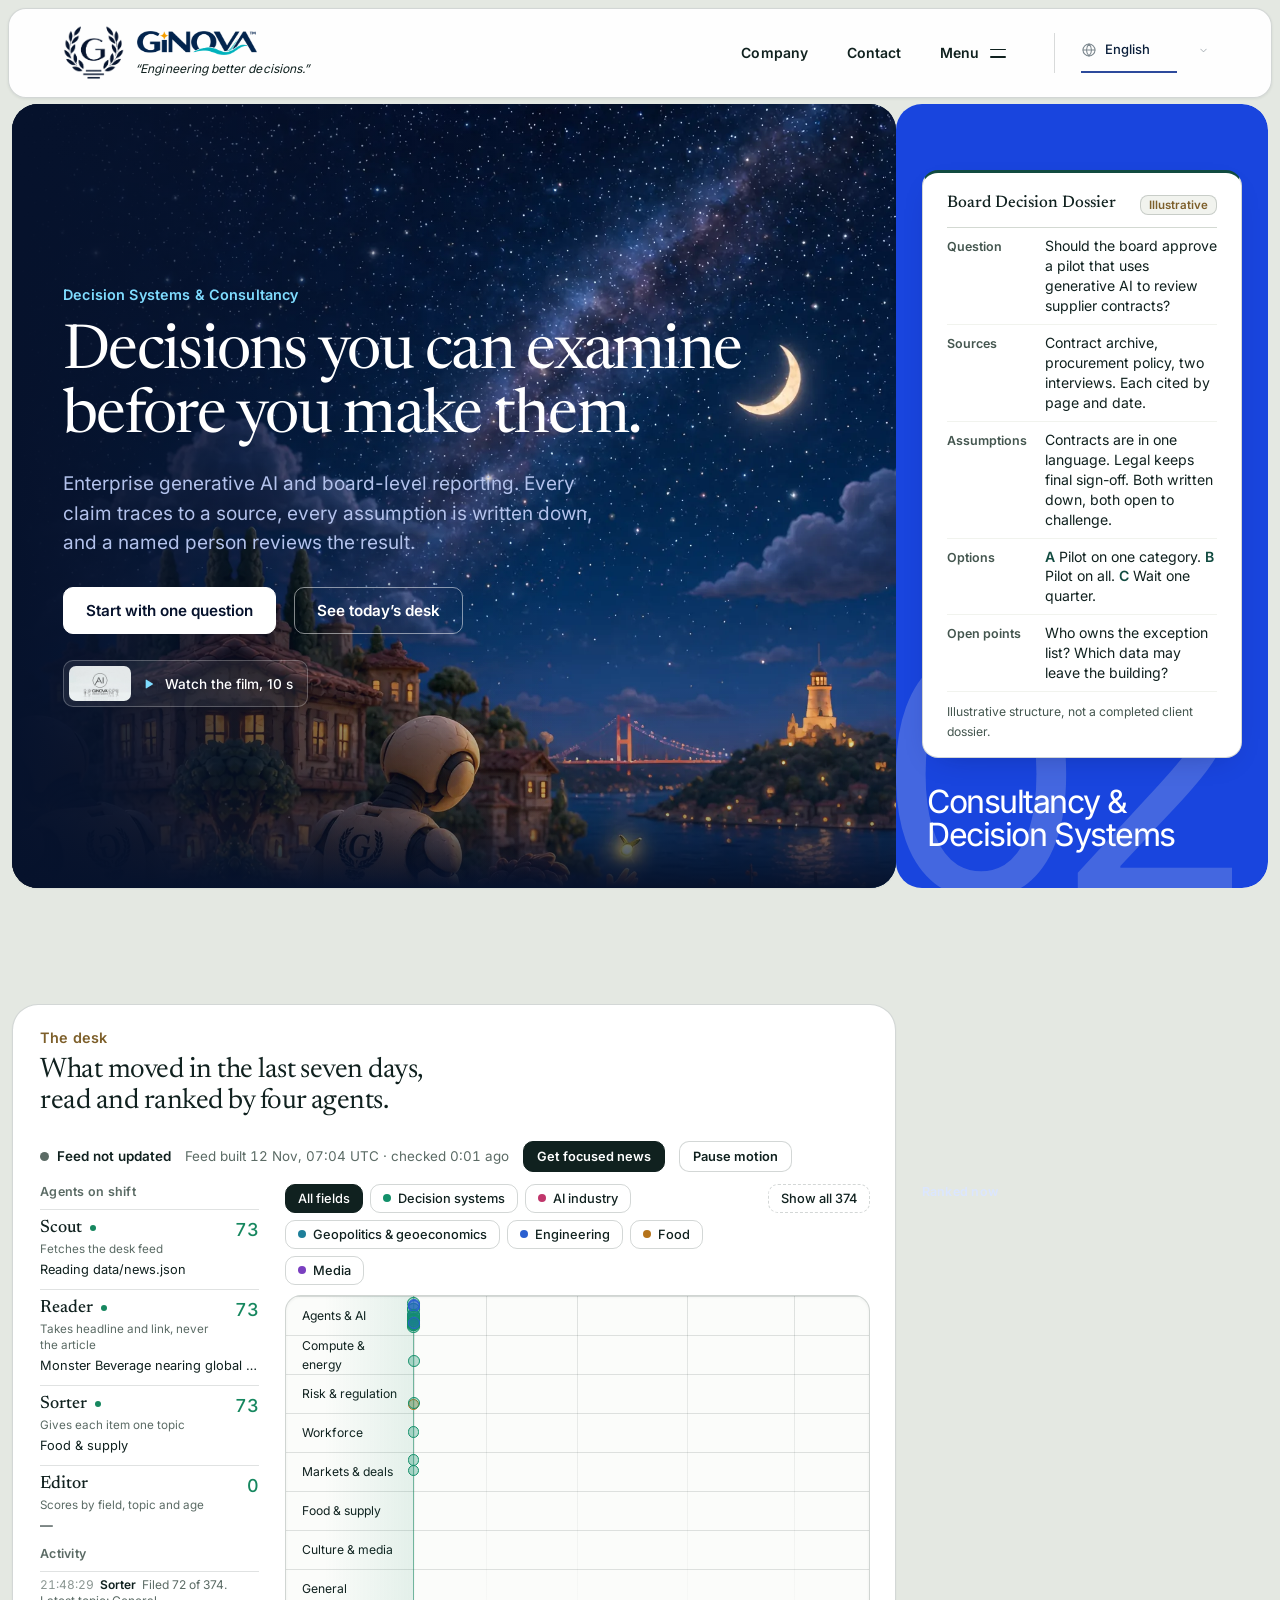
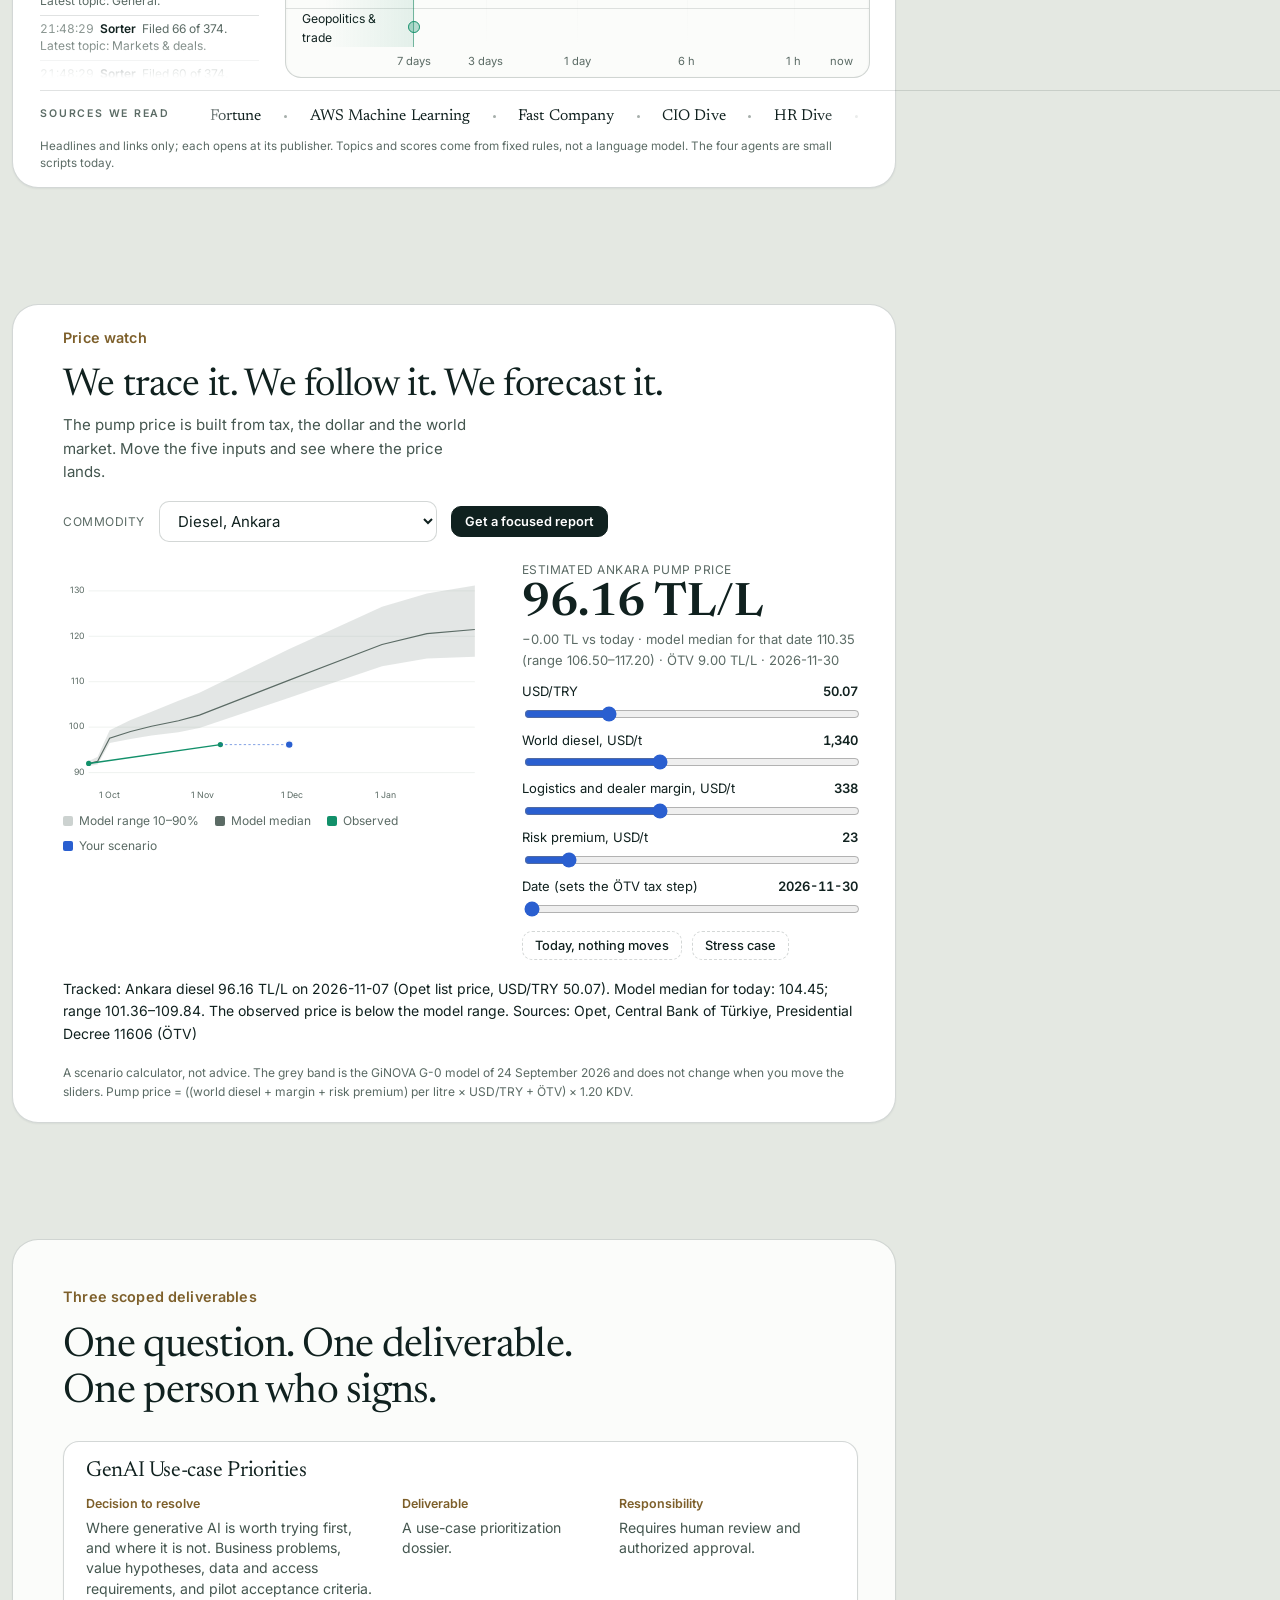
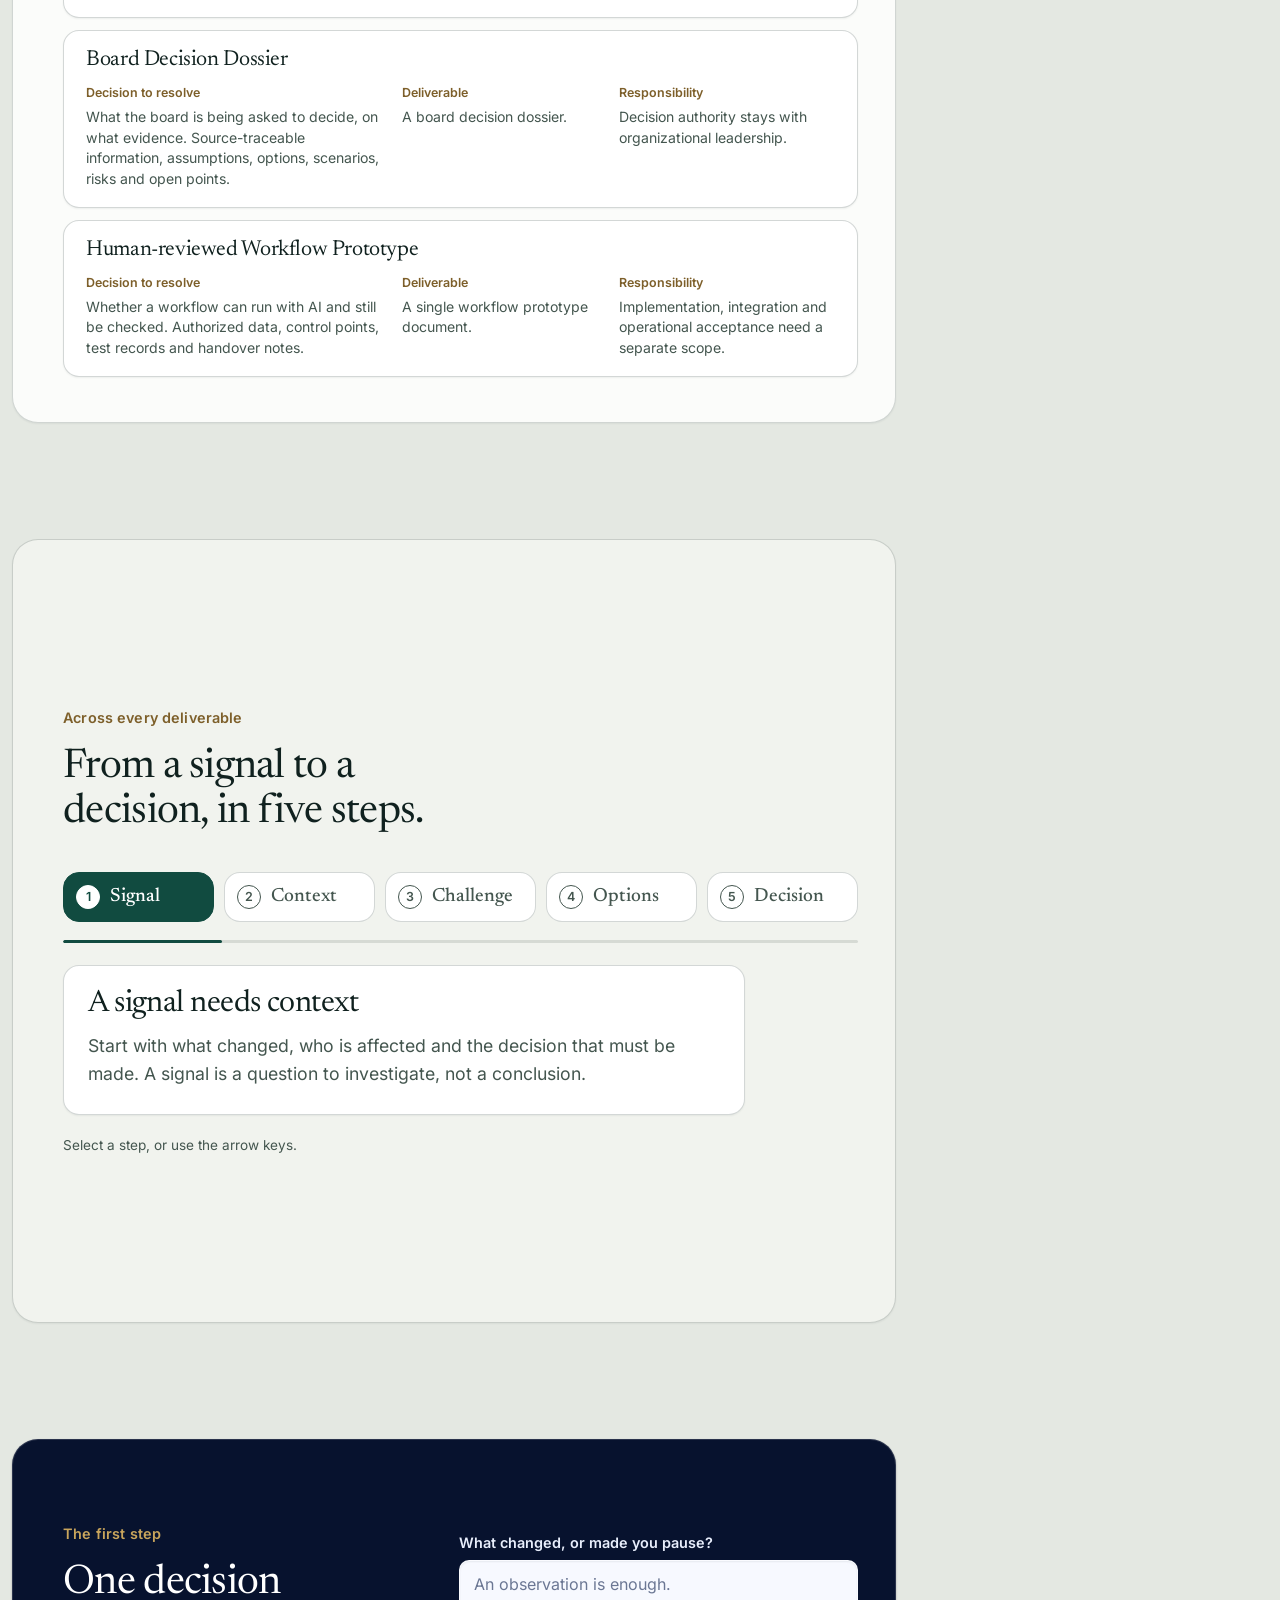
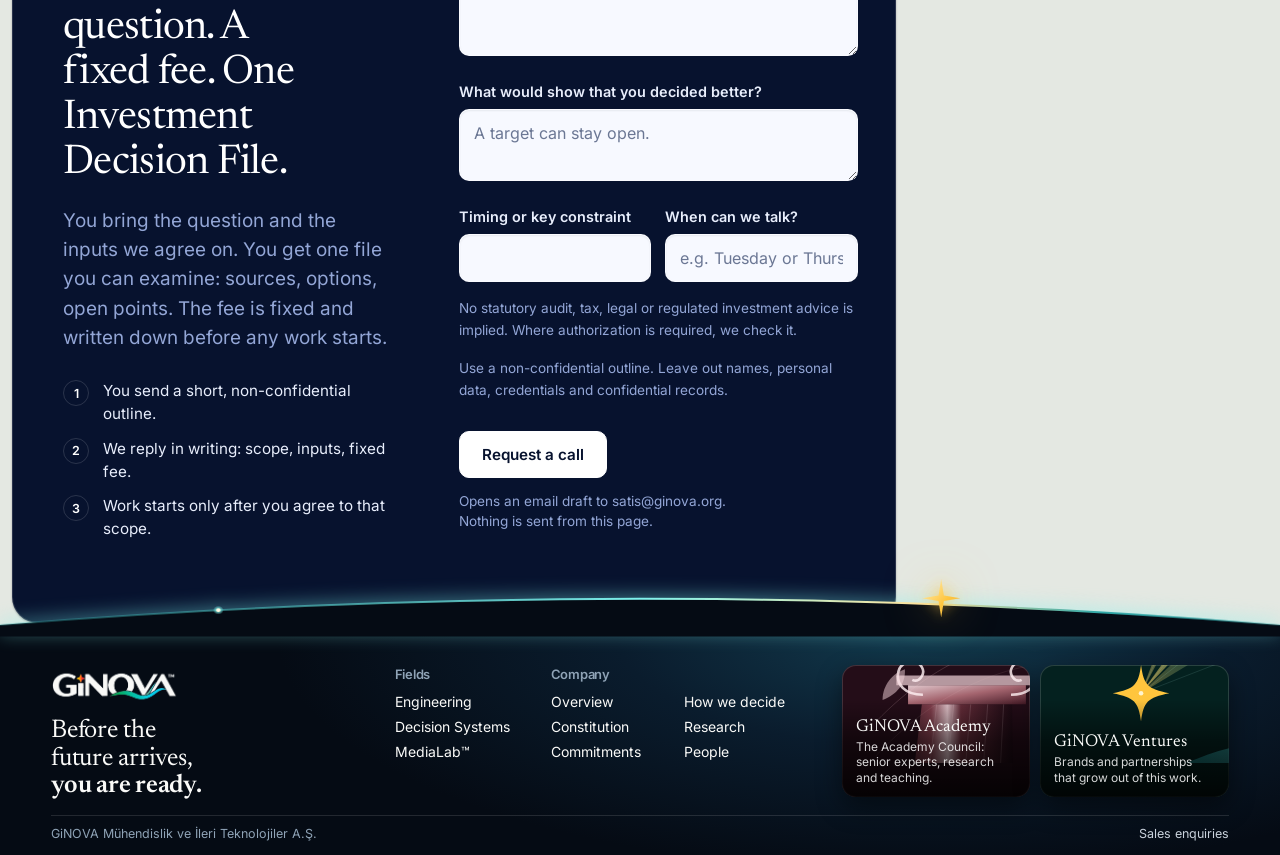
<file: index.html>
<!doctype html>
<html lang="en" dir="ltr" data-title-key="meta.title">
<head>
<meta charset="utf-8">
<meta name="viewport" content="width=device-width,initial-scale=1">
<title>GiNOVA Decision Systems | Decisions you can examine</title>
<script>/* Opening: decided before first paint so there is no flash. Not for reduced motion, a deep link or a scrolled page. */
(function(){try{var d=document.documentElement;if(!matchMedia('(prefers-reduced-motion: reduce)').matches&&!document.hidden&&(!location.hash||location.hash==='#intro')&&!(window.scrollY>20)&&!/[?&]still=1/.test(location.search))d.classList.add('intro-play')}catch(e){}})();</script>
<meta name="description" content="Enterprise generative AI and board-level reporting. One decision question, a fixed fee and one Investment Decision File, with every claim traced to a source and reviewed by a named person.">
<link rel="canonical" href="https://consultancy.ginova.net/">
<link rel="alternate" hreflang="en" href="https://consultancy.ginova.net/">
<link rel="alternate" hreflang="it" href="https://consultancy.ginova.net/it/">
<link rel="alternate" hreflang="de" href="https://consultancy.ginova.net/de/">
<link rel="alternate" hreflang="es" href="https://consultancy.ginova.net/es/">
<link rel="alternate" hreflang="tr" href="https://consultancy.ginova.net/tr/">
<link rel="alternate" hreflang="az" href="https://consultancy.ginova.net/az/">
<link rel="alternate" hreflang="ar" href="https://consultancy.ginova.net/ar/">
<link rel="alternate" hreflang="zh-Hans" href="https://consultancy.ginova.net/zh/">
<link rel="alternate" hreflang="x-default" href="https://consultancy.ginova.net/">
<meta property="og:type" content="website">
<meta property="og:site_name" content="GiNOVA">
<meta property="og:locale" content="en_US">
<meta property="og:title" content="GiNOVA Decision Systems | Decisions you can examine">
<meta property="og:description" content="Enterprise generative AI and board-level reporting. One decision question, a fixed fee and one Investment Decision File, with every claim traced to a source and reviewed by a named person.">
<meta property="og:url" content="https://consultancy.ginova.net/">
<meta property="og:image" content="https://consultancy.ginova.net/chrome/og.png">
<meta name="twitter:card" content="summary_large_image">
<script type="application/ld+json">{"@context": "https://schema.org", "@graph": [{"@type": "Organization", "@id": "https://ginova.org/#org", "name": "GiNOVA", "url": "https://ginova.org/", "logo": "https://consultancy.ginova.net/chrome/crest.png", "email": "satis@ginova.org"}, {"@type": "WebSite", "@id": "https://consultancy.ginova.net/#site", "url": "https://consultancy.ginova.net/", "name": "GiNOVA Decision Systems", "inLanguage": ["en", "it", "de", "es", "tr", "az", "ar", "zh-Hans"], "publisher": {"@id": "https://ginova.org/#org"}}, {"@type": "WebPage", "url": "https://consultancy.ginova.net/", "name": "GiNOVA Decision Systems | Decisions you can examine", "description": "Enterprise generative AI and board-level reporting. One decision question, a fixed fee and one Investment Decision File, with every claim traced to a source and reviewed by a named person.", "inLanguage": "en", "isPartOf": {"@id": "https://consultancy.ginova.net/#site"}}, {"@type": "Service", "name": "GiNOVA Decision Systems", "description": "Enterprise generative AI and board-level reporting. One decision question, a fixed fee and one Investment Decision File, with every claim traced to a source and reviewed by a named person.", "url": "https://consultancy.ginova.net/", "provider": {"@id": "https://ginova.org/#org"}, "hasOfferCatalog": {"@type": "OfferCatalog", "name": "Three scoped deliverables", "itemListElement": [{"@type": "Offer", "itemOffered": {"@type": "Service", "name": "GenAI Use-case Priorities", "description": "Where generative AI is worth trying first, and where it is not. Business problems, value hypotheses, data and access requirements, and pilot acceptance criteria."}}, {"@type": "Offer", "itemOffered": {"@type": "Service", "name": "Board Decision Dossier", "description": "What the board is being asked to decide, on what evidence. Source-traceable information, assumptions, options, scenarios, risks and open points."}}, {"@type": "Offer", "itemOffered": {"@type": "Service", "name": "Human-reviewed Workflow Prototype", "description": "Whether a workflow can run with AI and still be checked. Authorized data, control points, test records and handover notes."}}]}}]}</script>
<link rel="icon" type="image/svg+xml" href="chrome/favicon.svg">
<link rel="stylesheet" href="fonts/fonts.css">
<link rel="stylesheet" href="chrome/chrome.css">
<link rel="stylesheet" href="style.css">
<link rel="stylesheet" href="site.css">
</head>
<body>
<a class="gn-skip" href="#main" data-c="skip">Skip to content</a>
<header class="gn-header" id="gnHeader" style="--gn-accent:#1945de">
  <div class="gn-nav" id="gnNav">
    <a class="gn-brand" href="https://ginova.org/" data-route="https://ginova.org/" data-ca="home" aria-label="GiNOVA home">
      <span class="gn-crest"><img src="chrome/crest.png" width="62" height="56" alt=""><img class="lt" src="chrome/crest-light.png" width="62" height="56" alt=""></span>
      <span class="gn-word"><span class="gn-wm"><img class="gn-wordmark" src="chrome/primary.png" width="140" height="32" alt="GiNOVA"><img class="gn-wordmark lt" src="chrome/primary-light.png" width="140" height="32" alt=""></span><span class="gn-motto" data-c="motto.decision">“Engineering better decisions.”</span></span>
    </a>
    <span class="gn-gap" aria-hidden="true"><span class="gn-sec"><i class="n"></i><i class="rule"></i><b class="t"></b></span></span>
    <div class="gn-links" id="gnLinks">
      <a class="gn-co" id="gnCompany" href="https://ginova.org/company/" data-route="https://ginova.org/company/" data-c="company">Company</a>
      <a class="gn-contact" id="gnContact" href="#start" data-ca="nav.contact" aria-label="Contact"><span class="gn-contact-label" data-c="nav.contact">Contact</span></a>
      <button class="gn-menu" id="gnMenuBtn" type="button" aria-expanded="false" aria-controls="gnOverlay"><span class="lbl" data-c="menu">Menu</span><span class="bars" aria-hidden="true"><i></i><i></i></span></button>
      <div class="language-switcher" data-language-theme="portal"><select id="language-select" class="language-native" aria-label="Language"><option data-group="1" value="en" lang="en" dir="ltr" selected>English</option><option data-group="1" value="it" lang="it" dir="ltr">Italiano</option><option data-group="1" value="de" lang="de" dir="ltr">Deutsch</option><option data-group="1" value="es" lang="es" dir="ltr">Español</option><option data-group="2" value="tr" lang="tr" dir="ltr">Türkçe</option><option data-group="2" value="az" lang="az" dir="ltr">Azerbaycani</option><option data-group="3" value="ar" lang="ar" dir="rtl">العربية</option><option data-group="3" value="zh" lang="zh-Hans" dir="ltr">简体中文</option></select></div>
    </div>
  </div>
  <span class="gn-prog" aria-hidden="true"><i></i></span>
</header>
<div class="gn-ov" id="gnOverlay" role="dialog" aria-modal="true" data-ca="menu" aria-label="Menu" data-site="decision" data-cur="decision">
  <div class="gn-ovbg" aria-hidden="true"><i class="l" data-s="engineering" style="background-color:#07131b;background-image:url(chrome/pop-engineering.svg);background-position:center 64%"></i><i class="l" data-s="decision" style="background-color:#050934;background-image:url(chrome/pop-decision.svg);background-position:center 34%"></i><i class="l" data-s="medialab" style="background-color:#1a0b2e;background-image:url(chrome/pop-medialab.svg);background-position:center 42%"></i><i class="l" data-s="academy" style="background-color:#240d18;background-image:url(chrome/pop-academy.svg);background-position:right 20%"></i><i class="l" data-s="ventures" style="background-color:#04211f;background-image:url(chrome/pop-ventures.svg);background-position:right 14%"></i><i class="wash"></i></div>
  <div class="gn-ovin">
    <nav class="gn-ovsites" data-ca="sites" aria-label="GiNOVA.NET sites">
      <p class="gn-ph" data-c="sites.h">GiNOVA.NET</p>
      <ol>
        <li><a class="gn-row" href="https://engineering.ginova.net/" data-route="https://engineering.ginova.net/" data-s="engineering"><span class="ix">01</span><span class="nm" data-c="nav.engineering">Engineering</span><svg class="go" viewBox="0 0 24 24" width="22" height="22" fill="none" stroke="currentColor" stroke-width="1.6" stroke-linecap="round" stroke-linejoin="round" aria-hidden="true"><path d="M7 17 17 7M8 7h9v9"/></svg><span class="d" data-c="d.engineering">Production systems, feasibility, and product and process development, including food.</span></a></li>
        <li class="is-cur"><div class="gn-row" aria-current="page"><span class="ix">02</span><span class="nm" data-c="nav.decision">Decision Systems</span><em class="here" data-c="here">You are here</em><span class="d" data-c="d.decision">Consulting, data and AI: one decision question, a fixed fee, one Investment Decision File.</span></div></li>
        <li><a class="gn-row" href="https://medialab.ginova.net/" data-route="https://medialab.ginova.net/" data-s="medialab"><span class="ix">03</span><span class="nm" dir="ltr" data-c="nav.medialab">MediaLab™</span><svg class="go" viewBox="0 0 24 24" width="22" height="22" fill="none" stroke="currentColor" stroke-width="1.6" stroke-linecap="round" stroke-linejoin="round" aria-hidden="true"><path d="M7 17 17 7M8 7h9v9"/></svg><span class="d" data-c="d.medialab">Web, film, sound and brand communication, made to commission.</span></a></li>
        <li><a class="gn-row" href="https://academy.ginova.net/" data-route="https://academy.ginova.net/" data-s="academy"><span class="ix">04</span><span class="nm" data-c="nav.academy">Academy</span><svg class="go" viewBox="0 0 24 24" width="22" height="22" fill="none" stroke="currentColor" stroke-width="1.6" stroke-linecap="round" stroke-linejoin="round" aria-hidden="true"><path d="M7 17 17 7M8 7h9v9"/></svg><span class="d" data-c="d.academy">The Academy Council: senior experts, research and teaching.</span></a></li>
        <li><a class="gn-row" href="https://ventures.ginova.net/" data-route="https://ventures.ginova.net/" data-s="ventures"><span class="ix">05</span><span class="nm" data-c="nav.ventures">Ventures</span><svg class="go" viewBox="0 0 24 24" width="22" height="22" fill="none" stroke="currentColor" stroke-width="1.6" stroke-linecap="round" stroke-linejoin="round" aria-hidden="true"><path d="M7 17 17 7M8 7h9v9"/></svg><span class="d" data-c="d.ventures">Brands and partnerships that grow out of this work.</span></a></li>
      </ol>
    </nav>
    <nav class="gn-ovpage" data-ca="pagenav" aria-label="pagenav">
      <p class="gn-ph" data-c="menu.page">On this page</p>
      <ol>
        <li><a class="gn-pl" href="#intro" data-c="rail.promise">Promise</a></li>
        <li><a class="gn-pl" href="#desk" data-c="rail.desk">The desk</a></li>
        <li><a class="gn-pl" href="#prices" data-c="rail.prices">Prices</a></li>
        <li><a class="gn-pl" href="#work" data-c="rail.work">Work</a></li>
        <li><a class="gn-pl" href="#method" data-c="rail.method">Method</a></li>
        <li><a class="gn-pl" href="#start" data-c="rail.start">Start</a></li>
      </ol>
      <a class="gn-all" href="https://ginova.org/#gn-company-overview" data-route="https://ginova.org/#gn-company-overview" data-c="nav.about">About</a>
    </nav>
    <div class="gn-ovfoot" id="gnOvFoot"></div>
  </div>
</div>


<div class="field" aria-hidden="true"><span>02</span><b data-c="long.decision">Consultancy &amp;
Decision Systems</b></div>


<main id="main">

<!-- 1. Promise: the headline, with the dossier resting on the blue card -->
<section id="intro" class="screen s-intro" data-nav="rail.promise" aria-labelledby="h-intro">
  <div class="curtains" aria-hidden="true">
    <div class="cur p1 c-eng"><span>01</span><b data-c="nav.engineering">Engineering</b></div>
    <div class="cur p2 home"><span>02</span><b data-c="long.decision">Consultancy &amp;
Decision Systems</b></div>
    <div class="cur p3 c-med"><span>03</span><b data-c="nav.medialab" dir="ltr">MediaLab™</b></div>
  </div>
  <div class="hero-art" aria-hidden="true"><img src="img/hero/night-walk-1600.webp" srcset="img/hero/night-walk-1600.webp 1600w, img/hero/night-walk-3200.webp 3200w" sizes="100vw" alt="" width="3200" height="2552" fetchpriority="high" decoding="async"></div>
  <div class="wrap intro-grid">
    <div class="intro-copy">
      <p class="kicker" data-t="intro.kicker">Decision Systems &amp; Consultancy</p>
      <h1 id="h-intro" data-t="intro.h1">Decisions you can examine before you make them.</h1>
      <p class="lede" data-t="intro.lede">Enterprise generative AI and board-level reporting. Every claim traces to a source, every assumption is written down, and a named person reviews the result.</p>
      <p class="actions">
        <a class="btn btn-solid" href="#start" data-t="intro.cta1">Start with one question</a>
        <a class="btn btn-line" href="#desk" data-t="intro.cta2">See today’s desk</a>
      </p>
      <button class="filmchip" id="filmOpen" type="button" aria-haspopup="dialog">
        <span class="thumb" aria-hidden="true"></span>
        <svg class="pl" viewBox="0 0 24 24" width="14" height="14" fill="currentColor" aria-hidden="true"><path d="M8 5.5v13a1 1 0 0 0 1.5.86l10.5-6.5a1 1 0 0 0 0-1.72L9.5 4.64A1 1 0 0 0 8 5.5Z"/></svg>
        <span class="ft" data-t="film.open">Watch the film, 10 s</span>
      </button>
    </div>

    <figure class="sheet" data-taria="sheet.label" aria-label="Illustrative page from a board decision dossier">
      <div class="sheet-head">
        <span data-t="sheet.head">Board Decision Dossier</span>
        <span data-t="sheet.badge">Illustrative</span>
      </div>
      <dl>
        <div><dt data-t="sheet.q">Question</dt><dd data-t="sheet.q.v">Should the board approve a pilot that uses generative AI to review supplier contracts?</dd></div>
        <div><dt data-t="sheet.s">Sources</dt><dd data-t="sheet.s.v">Contract archive, procurement policy, two interviews. Each cited by page and date.</dd></div>
        <div><dt data-t="sheet.a">Assumptions</dt><dd data-t="sheet.a.v">Contracts are in one language. Legal keeps final sign-off. Both written down, both open to challenge.</dd></div>
        <div><dt data-t="sheet.o">Options</dt><dd data-th="sheet.o.v"><b>A</b> Pilot on one category. <b>B</b> Pilot on all. <b>C</b> Wait one quarter.</dd></div>
        <div><dt data-t="sheet.p">Open points</dt><dd data-t="sheet.p.v">Who owns the exception list? Which data may leave the building?</dd></div>
      </dl>
      <figcaption data-t="sheet.cap">Illustrative structure, not a completed client dossier.</figcaption>
    </figure>
  </div>
</section>

<!-- 2. The Desk -->
<section id="desk" class="screen s-desk" data-nav="rail.desk" aria-labelledby="h-desk">
  <div class="desk" id="deskRoot">
    <header class="desk-top">
      <div>
        <p class="kicker" data-t="desk.kicker">The desk</p>
        <h2 id="h-desk" data-t="desk.h2">What moved in the last seven days, read and ranked by four agents.</h2>
      </div>
      <div class="desk-status">
        <span class="live" id="deskLive"><i></i><b id="deskState">&hellip;</b></span>
        <span id="deskMeta">&nbsp;</span>
        <button class="getnews" id="deskGet" type="button" aria-haspopup="dialog" data-t="sub.cta">Get focused news</button>
        <button class="pause" id="deskPause" type="button" aria-pressed="false" data-t="btn.pause">Pause motion</button>
      </div>
    </header>

    <div class="desk-main">
      <section class="agents" data-taria="desk.agents.label" aria-label="The four agents">
        <h3 data-t="desk.agents">Agents on shift</h3>
        <ul id="agents">
          <li data-a="scout"><b data-t="agent.scout">Scout</b><span class="do" data-t="agent.scout.do">Fetches the desk feed</span><em class="now" data-now>&mdash;</em><strong data-n>0</strong></li>
          <li data-a="reader"><b data-t="agent.reader">Reader</b><span class="do" data-t="agent.reader.do">Takes headline and link, never the article</span><em class="now" data-now>&mdash;</em><strong data-n>0</strong></li>
          <li data-a="sorter"><b data-t="agent.sorter">Sorter</b><span class="do" data-t="agent.sorter.do">Gives each item one topic</span><em class="now" data-now>&mdash;</em><strong data-n>0</strong></li>
          <li data-a="editor"><b data-t="agent.editor">Editor</b><span class="do" data-t="agent.editor.do">Scores by field, topic and age</span><em class="now" data-now>&mdash;</em><strong data-n>0</strong></li>
        </ul>
        <h3 class="log-h" data-t="desk.activity">Activity</h3>
        <ol class="log" id="deskLog" data-taria="desk.log.label" aria-label="Agent activity, newest first"></ol>
      </section>

      <section class="radar-wrap" data-taria="desk.radar.label" aria-label="Radar of headlines by topic and age">
        <div class="filters-row">
        <div class="filters" role="group" data-taria="desk.filter.label" aria-label="Filter by field" id="deskFilters">
          <button type="button" data-lane="all" aria-pressed="true"><span data-t="lane.all">All fields</span></button>
          <button type="button" data-lane="decision" aria-pressed="false"><i style="--c:var(--l-decision)"></i><span data-t="lane.decision">Decision systems</span></button>
          <button type="button" data-lane="ai" aria-pressed="false"><i style="--c:var(--l-ai)"></i><span data-t="lane.ai">AI industry</span></button>
          <button type="button" data-lane="world" aria-pressed="false"><i style="--c:var(--l-world)"></i><span data-t="lane.world">Geopolitics &amp; geoeconomics</span></button>
          <button type="button" data-lane="engineering" aria-pressed="false"><i style="--c:var(--l-engineering)"></i><span data-t="lane.engineering">Engineering</span></button>
          <button type="button" data-lane="food" aria-pressed="false"><i style="--c:var(--l-food)"></i><span data-t="lane.food">Food</span></button>
          <button type="button" data-lane="media" aria-pressed="false"><i style="--c:var(--l-media)"></i><span data-t="lane.media">Media</span></button>
        </div>
        <button type="button" class="allbtn" id="deskAll" aria-pressed="false" hidden></button>
        </div>
        <div class="radar" id="radar">
          <div class="plot" id="plot"></div>
          <div class="tip" id="tip" role="status" hidden></div>
        </div>
      </section>

      <section class="rank" data-taria="desk.rank.label" aria-label="Top headlines, ranked">
        <h3 data-t="desk.ranked">Ranked now</h3>
        <ol id="rank"></ol>
      </section>
    </div>

    <div class="srcline" id="deskSrcLine" data-taria="desk.src" aria-label="Sources we read" hidden>
      <span class="srcline-h" data-t="desk.src">Sources we read</span>
      <div class="srcline-run"><div class="srcline-track" id="deskSrc"></div></div>
    </div>

    <p class="desk-note" data-t="desk.note">Headlines and links only; each opens at its publisher. Topics and scores come from fixed rules, not a language model. The four agents are small scripts today.</p>
    <noscript><p class="desk-note">The desk needs JavaScript. Without it, open the sources directly: Food Dive, MIT Technology Review, Engineering.com, Variety.</p></noscript>
  </div>

  <dialog class="subdlg" id="subDlg" aria-labelledby="subH">
    <form class="sub-in" id="subForm" method="dialog" novalidate>
      <button class="dlg-x" id="subClose" type="button" data-ca="close" aria-label="Close"><svg viewBox="0 0 24 24" width="18" height="18" fill="none" stroke="currentColor" stroke-width="1.8" stroke-linecap="round" aria-hidden="true"><path d="M6 6l12 12M18 6 6 18"/></svg></button>
      <h3 id="subH" data-t="sub.h">Focused market news, where you work</h3>
      <p class="sub-lede" data-t="sub.lede">Tell us what to watch and where you want it. We reply in writing to confirm what we can send you now.</p>
      <fieldset><legend data-t="sub.what">What to follow</legend>
        <div class="sub-grid">
          <label class="sub-opt"><input type="checkbox" name="f" value="decision"><span data-t="lane.decision">Decision systems</span></label>
          <label class="sub-opt"><input type="checkbox" name="f" value="ai"><span data-t="lane.ai">AI industry</span></label>
          <label class="sub-opt"><input type="checkbox" name="f" value="world"><span data-t="lane.world">Geopolitics &amp; geoeconomics</span></label>
          <label class="sub-opt"><input type="checkbox" name="f" value="engineering"><span data-t="lane.engineering">Engineering</span></label>
          <label class="sub-opt"><input type="checkbox" name="f" value="food"><span data-t="lane.food">Food</span></label>
          <label class="sub-opt"><input type="checkbox" name="f" value="media"><span data-t="lane.media">Media</span></label>
        </div>
      </fieldset>
      <fieldset><legend data-t="sub.where">Where to receive it</legend>
        <div class="sub-grid">
          <label class="sub-opt" aria-disabled="true"><input type="checkbox" checked disabled><span data-t="sub.ch.page">On this page</span><em class="sub-chip live" data-t="sub.chip.live">Live now</em></label>
          <label class="sub-opt"><input type="checkbox" name="c" value="email" checked><span data-t="sub.ch.email">Email</span><em class="sub-chip" data-t="sub.chip.req">On request</em></label>
          <label class="sub-opt"><input type="checkbox" name="c" value="whatsapp"><span data-t="sub.ch.wa">WhatsApp</span><em class="sub-chip plan" data-t="sub.chip.plan">Planned</em></label>
          <label class="sub-opt"><input type="checkbox" name="c" value="desktop"><span data-t="sub.ch.desk">Desktop alerts</span><em class="sub-chip plan" data-t="sub.chip.plan">Planned</em></label>
        </div>
      </fieldset>
      <label class="sub-nl" for="subNote" data-t="sub.note">Anything specific to watch? Products, countries, competitors.</label>
      <textarea id="subNote" rows="3" maxlength="600"></textarea>
      <p class="actions"><button class="btn btn-solid" id="subGo" type="submit" data-t="sub.go">Prepare my request</button>
        <span class="fine" data-t="start.fine">Opens an email draft to satis@ginova.org. Nothing is sent from this page.</span></p>
    </form>
  </dialog>
</section>



<!-- Price watch: Ankara diesel, traced, followed, forecast -->
<section id="prices" class="screen s-prices" data-nav="rail.prices" aria-labelledby="h-prices">
  <div class="wrap pw">
    <div class="pw-head">
      <p class="kicker" data-p="kicker">Price watch</p>
      <h2 id="h-prices" data-p="h2">We trace it. We follow it. We forecast it.</h2>
      <p class="lede" data-p="lede">The pump price is built from tax, the dollar and the world market. Move the five inputs and see where the price lands.</p>
    </div>
    <div class="pw-pick"><label for="pwSel" data-p="pick">Commodity</label><select id="pwSel"></select><button type="button" class="getnews" id="pwReport" data-p="report">Get a focused report</button></div>
    <div id="pwPending" class="pw-pending" hidden><h3 id="pwPName"></h3><p id="pwPWhat"></p><p id="pwPSrc" class="pw-note"></p></div>
    <div class="pw-grid" id="pwGrid">
      <figure class="pw-chart"><svg id="pwSvg" viewBox="0 0 720 420" role="img" data-paria="chart" aria-label="Ankara diesel price, observed and forecast"></svg>
        <figcaption id="pwLegend" class="pw-leg"></figcaption></figure>
      <div class="pw-panel">
        <div class="pw-out" aria-live="polite"><span class="pw-k" data-p="out">Estimated Ankara pump price</span><b id="pwVal">—</b><span id="pwCmp" class="pw-cmp"></span></div>
        <div id="pwSliders" class="pw-sl"></div>
        <p class="pw-btns"><button type="button" class="allbtn" id="pwNow" data-p="reset">Today, nothing moves</button><button type="button" class="allbtn" id="pwStress" data-p="stress">Stress case</button></p>
      </div>
    </div>
    <p class="pw-track" id="pwTrack"></p>
    <p class="pw-note" data-p="note">A scenario calculator, not advice. The grey band is the GiNOVA G-0 model of 24 September 2026 and does not change when you move the sliders. Pump price = ((world diesel + margin + risk premium) per litre × USD/TRY + ÖTV) × 1.20 KDV.</p>
  </div>
</section>


<!-- 3. Work -->
<section id="work" class="screen s-work" data-nav="rail.work" aria-labelledby="h-work">
  <div class="wrap">
    <p class="kicker" data-t="work.kicker">Three scoped deliverables</p>
    <h2 id="h-work" data-t="work.h2">One question. One deliverable. One person who signs.</h2>
    <div class="offers">
      <article>
        <h3 data-t="work.1.t">GenAI Use-case Priorities</h3>
        <dl>
          <div><dt data-t="work.dt1">Decision to resolve</dt><dd data-t="work.1.d">Where generative AI is worth trying first, and where it is not. Business problems, value hypotheses, data and access requirements, and pilot acceptance criteria.</dd></div>
          <div><dt data-t="work.dt2">Deliverable</dt><dd data-t="work.1.o">A use-case prioritization dossier.</dd></div>
          <div><dt data-t="work.dt3">Responsibility</dt><dd data-t="work.1.r">Requires human review and authorized approval.</dd></div>
        </dl>
      </article>
      <article>
        <h3 data-t="work.2.t">Board Decision Dossier</h3>
        <dl>
          <div><dt data-t="work.dt1">Decision to resolve</dt><dd data-t="work.2.d">What the board is being asked to decide, on what evidence. Source-traceable information, assumptions, options, scenarios, risks and open points.</dd></div>
          <div><dt data-t="work.dt2">Deliverable</dt><dd data-t="work.2.o">A board decision dossier.</dd></div>
          <div><dt data-t="work.dt3">Responsibility</dt><dd data-t="work.2.r">Decision authority stays with organizational leadership.</dd></div>
        </dl>
      </article>
      <article>
        <h3 data-t="work.3.t">Human-reviewed Workflow Prototype</h3>
        <dl>
          <div><dt data-t="work.dt1">Decision to resolve</dt><dd data-t="work.3.d">Whether a workflow can run with AI and still be checked. Authorized data, control points, test records and handover notes.</dd></div>
          <div><dt data-t="work.dt2">Deliverable</dt><dd data-t="work.3.o">A single workflow prototype document.</dd></div>
          <div><dt data-t="work.dt3">Responsibility</dt><dd data-t="work.3.r">Implementation, integration and operational acceptance need a separate scope.</dd></div>
        </dl>
      </article>
    </div>
  </div>
</section>

<!-- 4. Method -->
<section id="method" class="screen s-method" data-nav="rail.method" aria-labelledby="h-method">
  <div class="wrap">
    <p class="kicker" data-t="method.kicker">Across every deliverable</p>
    <h2 id="h-method" data-t="method.h2">From a signal to a decision, in five steps.</h2>
    <div class="steps" id="steps" role="tablist" data-taria="method.label" aria-label="Decision steps">
      <button role="tab" aria-selected="true"  aria-controls="stepPanel" id="t0" data-i="0"><span>1</span><bdi data-t="step.0.n">Signal</bdi></button>
      <button role="tab" aria-selected="false" aria-controls="stepPanel" id="t1" data-i="1" tabindex="-1"><span>2</span><bdi data-t="step.1.n">Context</bdi></button>
      <button role="tab" aria-selected="false" aria-controls="stepPanel" id="t2" data-i="2" tabindex="-1"><span>3</span><bdi data-t="step.2.n">Challenge</bdi></button>
      <button role="tab" aria-selected="false" aria-controls="stepPanel" id="t3" data-i="3" tabindex="-1"><span>4</span><bdi data-t="step.3.n">Options</bdi></button>
      <button role="tab" aria-selected="false" aria-controls="stepPanel" id="t4" data-i="4" tabindex="-1"><span>5</span><bdi data-t="step.4.n">Decision</bdi></button>
    </div>
    <div class="track" aria-hidden="true"><i id="trackFill"></i></div>
    <div class="step-panel" id="stepPanel" role="tabpanel" aria-labelledby="t0" tabindex="0">
      <h3 id="stepTitle"></h3>
      <p id="stepBody"></p>
    </div>
    <p class="hint" data-t="method.hint">Select a step, or use the arrow keys.</p>
  </div>
</section>

<!-- 6. Start: the first offer, what happens next, and the request -->
<section id="start" class="screen s-start" data-nav="rail.start" aria-labelledby="h-start">
  <div class="wrap start-grid">
    <div>
      <p class="kicker" data-t="start.kicker">The first step</p>
      <h2 id="h-start" data-t="start.h2">One decision question. A fixed fee. One Investment Decision File.</h2>
      <p class="lede" data-t="start.lede">You bring the question and the inputs we agree on. You get one file you can examine: sources, options, open points. The fee is fixed and written down before any work starts.</p>
      <ol class="next" data-taria="next.label" aria-label="What happens next">
        <li><b aria-hidden="true">1</b><span data-t="next.1">You send a short, non-confidential outline.</span></li>
        <li><b aria-hidden="true">2</b><span data-t="next.2">We reply in writing: scope, inputs, fixed fee.</span></li>
        <li><b aria-hidden="true">3</b><span data-t="next.3">Work starts only after you agree to that scope.</span></li>
      </ol>
    </div>
    <form id="startForm" class="form" novalidate>
      <label for="f1" data-t="start.l1">What changed, or made you pause?</label>
      <textarea id="f1" rows="3" maxlength="900" data-tph="start.p1" placeholder="An observation is enough."></textarea>
      <label for="f2" data-t="start.l2">What would show that you decided better?</label>
      <textarea id="f2" rows="2" maxlength="600" data-tph="start.p2" placeholder="A target can stay open."></textarea>
      <div class="two">
        <div><label for="f3" data-t="start.l3">Timing or key constraint</label><input id="f3" type="text" maxlength="200"></div>
        <div><label for="f4" data-t="start.l4">When can we talk?</label><input id="f4" type="text" maxlength="200" data-tph="start.p4" placeholder="e.g. Tuesday or Thursday afternoon"></div>
      </div>
      <p class="privacy" data-t="limits.3.d">No statutory audit, tax, legal or regulated investment advice is implied. Where authorization is required, we check it.</p>
      <p class="privacy" data-t="start.privacy">Use a non-confidential outline. Leave out names, personal data, credentials and confidential records.</p>
      <p class="actions">
        <button class="btn btn-solid" id="startBtn" type="submit" data-t="start.btn">Request a call</button>
        <span class="fine" data-t="start.fine">Opens an email draft to satis@ginova.org. Nothing is sent from this page.</span>
      </p>
    </form>
  </div>
</section>

</main>

<footer id="gn-contact" class="gn-world"><svg class="gw-limb" aria-hidden="true" viewBox="0 0 1440 60" preserveAspectRatio="none"><defs><linearGradient id="gwl" x1="0" x2="1"><stop stop-color="#2FA7A7" stop-opacity=".25"/><stop offset=".5" stop-color="#7FF3EE"/><stop offset=".72" stop-color="#FFE4A0"/><stop offset=".86" stop-color="#2FA7A7"/><stop offset="1" stop-color="#2FA7A7" stop-opacity=".25"/></linearGradient></defs><path d="M0 60V44Q720 -28 1440 44V60Z" fill="#050B14"/><path d="M0 44Q720 -28 1440 44" fill="none" stroke="url(#gwl)" stroke-width="2" vector-effect="non-scaling-stroke"/><defs><radialGradient id="gwb"><stop offset="0" stop-color="#fff"/><stop offset=".3" stop-color="#fff6d6"/><stop offset=".55" stop-color="#7FF3EE" stop-opacity=".55"/><stop offset="1" stop-color="#7FF3EE" stop-opacity="0"/></radialGradient></defs><ellipse class="gw-boom" cx="720" cy="8" rx="0" ry="0" fill="none" stroke="#BFFBF7" stroke-width="2" vector-effect="non-scaling-stroke" opacity="0"><animate attributeName="rx" dur="16s" repeatCount="indefinite" values="0;0;0;640;640" keyTimes="0;.745;.75;.84;1"/><animate attributeName="ry" dur="16s" repeatCount="indefinite" values="0;0;0;22;22" keyTimes="0;.745;.75;.84;1"/><animate attributeName="opacity" dur="16s" repeatCount="indefinite" values="0;0;.95;0;0" keyTimes="0;.745;.755;.84;1"/></ellipse><circle class="gw-orb" r="15" cx="0" cy="0" fill="url(#gwb)"><animateMotion dur="16s" repeatCount="indefinite" calcMode="spline" path="M0 44Q720 -28 1440 44" keyPoints="0;.5;1;.5;0" keyTimes="0;.25;.5;.75;1" keySplines=".1 .6 .4 1;.6 0 .9 .4;.6 0 .9 .4;.1 .6 .4 1"/><animate attributeName="r" dur="16s" repeatCount="indefinite" calcMode="spline" values="1.5;15;1.5;15;1.5" keyTimes="0;.25;.5;.75;1" keySplines=".1 .6 .4 1;.6 0 .9 .4;.6 0 .9 .4;.1 .6 .4 1"/></circle></svg><i class="gw-star" aria-hidden="true"><b></b></i><div class="gw-in"><div class="gw-brand"><img src="chrome/wordmark-reversed.png" width="150" alt="GiNOVA"><p data-c="motto">Before the future arrives, you are ready.</p></div><nav aria-label="Fields" data-ca="fields"><h2 data-c="fields">Fields</h2><a href="https://engineering.ginova.net/" data-route="https://engineering.ginova.net/" data-c="nav.engineering">Engineering</a><a href="https://consultancy.ginova.net/" data-route="https://consultancy.ginova.net/" data-c="nav.decision">Decision Systems</a><a href="https://medialab.ginova.net/" data-route="https://medialab.ginova.net/" dir="ltr">MediaLab™</a></nav><nav class="gw-co" aria-label="Company" data-ca="company"><h2 data-c="company">Company</h2><a data-route="https://ginova.org/company/" href="https://ginova.org/company/" data-c="overview">Overview</a><a data-route="https://ginova.org/company/constitution/" href="https://ginova.org/company/constitution/" data-c="constitution">Constitution</a><a data-route="https://ginova.org/company/commitments/" href="https://ginova.org/company/commitments/" data-c="commitments">Commitments</a><a data-route="https://ginova.org/company/how-we-decide/" href="https://ginova.org/company/how-we-decide/" data-c="decide">How we decide</a><a data-route="https://ginova.org/company/research/" href="https://ginova.org/company/research/" data-c="research">Research</a><a data-route="https://ginova.org/company/people/" href="https://ginova.org/company/people/" data-c="people">People</a></nav><div class="gw-tiles"><a class="gw-tile gw-aca" data-route="https://ginova.org/company/academy/" href="https://ginova.org/company/academy/"><svg class="gw-art" aria-hidden="true" viewBox="-235 104 660 184" preserveAspectRatio="xMaxYMid slice" xmlns="http://www.w3.org/2000/svg"><defs><linearGradient id="fm" x1="0" x2="1"><stop stop-color="#1c0912"/><stop offset=".38" stop-color="#8c4452"/><stop offset=".5" stop-color="#f3d3d9"/><stop offset=".6" stop-color="#6b2f3c"/><stop offset="1" stop-color="#170710"/></linearGradient><linearGradient id="fr" x1="0" y1="0" x2="1" y2="1"><stop stop-color="#ffe6ea"/><stop offset=".5" stop-color="#b9737d"/><stop offset="1" stop-color="#4a1c28"/></linearGradient></defs><g transform="translate(44 -36)"><path d="M96 880L176 214H346L352 880Z" fill="url(#fm)" opacity=".9"/><path d="M372 880L402 300H520L560 880Z" fill="url(#fm)" opacity=".42"/><path d="M128 880L204 214M170 880L236 214M212 880L268 214M254 880L300 214M296 880L330 214" stroke="#ffe3e8" stroke-opacity=".3" fill="none"/><path d="M150 214H372V178H150Z" fill="url(#fr)" opacity=".86"/><path d="M128 178H396V160H128Z" fill="#f3d3d9" opacity=".7"/><path d="M178 196c-34 0-52-20-46-44 5-20 34-25 44-8 8 14-6 30-18 24" fill="none" stroke="#fff0f2" stroke-width="5" stroke-opacity=".82"/><path d="M344 196c34 0 52-20 46-44-5-20-34-25-44-8-8 14 6 30 18 24" fill="none" stroke="#fff0f2" stroke-width="5" stroke-opacity=".82"/></g><path d="M-40 500C110 90 440 -30 680 90" fill="none" stroke="#f2c3cc" stroke-opacity=".34"/><path d="M-40 560C130 130 470 20 680 150" fill="none" stroke="#f2c3cc" stroke-opacity=".18"/><g fill="#f3d3d9" fill-opacity=".5"><path d="M86 268c-4-30 12-54 34-66 6 28-8 52-34 66z"/><path d="M146 170c0-28 18-50 42-58 2 28-16 48-42 58z"/><path d="M226 104c6-26 28-42 52-44-4 26-26 42-52 44z"/><path d="M320 66c12-22 36-32 60-28-10 24-34 34-60 28z"/><path d="M428 54c16-18 42-22 62-12-14 20-40 26-62 12z"/></g><circle cx="305" cy="92" r="5" fill="#fff4f6"/></svg><span><strong lang="en" dir="ltr">GiNOVA Academy</strong><small data-c="academy">The Academy Council: senior experts, research and teaching.</small></span></a><a class="gw-tile gw-ven" data-route="https://ginova.org/company/ventures/" href="https://ginova.org/company/ventures/"><svg class="gw-art" aria-hidden="true" viewBox="-280 504 770 214" preserveAspectRatio="xMaxYMid slice" xmlns="http://www.w3.org/2000/svg"><defs><linearGradient id="ft" x1="0" x2="1"><stop stop-color="#02403f"/><stop offset=".5" stop-color="#00b4be"/><stop offset="1" stop-color="#7ff3ee"/></linearGradient><linearGradient id="fy" x1="0" y1="1" x2="1" y2="0"><stop stop-color="#ffc04d"/><stop offset=".45" stop-color="#00b4be" stop-opacity=".6"/><stop offset="1" stop-color="#02403f" stop-opacity="0"/></linearGradient></defs><g transform="translate(122 -44)"><path d="M176 610L640 -30V120Z" fill="url(#fy)" opacity=".62"/><path d="M176 610L640 170V330Z" fill="url(#fy)" opacity=".34"/><path d="M176 610L420 -40H520Z" fill="url(#fy)" opacity=".42"/><path d="M176 610L640 40M176 610L640 250M176 610L470 -40M176 610L640 430" stroke="#b9fff7" stroke-opacity=".26" fill="none"/></g><path d="M-40 742C96 676 214 792 334 744S540 650 640 700V880H-40Z" fill="url(#ft)" opacity=".5"/><path d="M-40 780C110 712 230 830 350 780S550 690 640 736" fill="none" stroke="#7ff3ee" stroke-width="10" stroke-opacity=".78"/><path d="M-40 812C110 748 230 860 350 812S550 724 640 770" fill="none" stroke="#7ff3ee" stroke-opacity=".3"/><g transform="translate(122 -44)"><path d="M176 548C182 592 190 600 238 610C190 620 182 628 176 672C170 628 162 620 114 610C162 600 170 592 176 548Z" fill="#ffc53d"/><circle cx="176" cy="610" r="5" fill="#fff4cf"/></g></svg><span><strong lang="en" dir="ltr">GiNOVA Ventures</strong><small data-c="ventures">Brands and partnerships that grow out of this work.</small></span></a></div></div><div class="gw-base"><span data-c="legal">GiNOVA Mühendislik ve İleri Teknolojiler A.Ş.</span><a href="mailto:satis@ginova.org" dir="ltr" data-c="sales">Sales enquiries</a><button type="button" class="gw-snd" aria-pressed="false" data-ca="music" aria-label="Music"><svg viewBox="0 0 24 24" width="16" height="16" fill="none" stroke="currentColor" stroke-width="1.6" stroke-linecap="round" stroke-linejoin="round" aria-hidden="true"><path d="M4 9v6h4l5 4V5L8 9H4Z"/><path class="gw-snd-on" d="M16 9a4 4 0 0 1 0 6M18.5 6.5a8 8 0 0 1 0 11"/><path class="gw-snd-off" d="m16 9 5 6m0-6-5 6"/></svg></button></div></footer>

<dialog class="filmdlg" id="filmDlg" data-taria="film.aria" aria-label="GiNOVA Decision Systems welcome animation">
  <div class="dlg-in">
    <video id="filmVideo" controls playsinline preload="none" poster="media/decision.jpg" width="960" height="540"><source src="media/decision.mp4" type="video/mp4"></video>
    <button class="dlg-x" id="filmClose" type="button" data-taria="film.close" aria-label="Close the film"><svg viewBox="0 0 24 24" width="18" height="18" fill="none" stroke="currentColor" stroke-width="1.8" stroke-linecap="round" aria-hidden="true"><path d="M6 6l12 12M18 6 6 18"/></svg></button>
  </div>
</dialog>

<script>window.GN_AUDIO_BASE='chrome/audio/';window.GN_NEWS_BASE='data/';window.GN_BOOKING_URL='';   /* a calendar link (Google appointment schedule, Cal.com, Calendly) turns the button into a real booking */</script>
<script>window.GN_LANG="en";</script>
<script src="i18n-page.js"></script>
<script src="common-i18n.js"></script>
<script src="chrome/chrome.js"></script>
<script src="desk.js"></script>
<script src="price.js"></script>
<script src="page.js"></script>
</body>
</html>
</file>
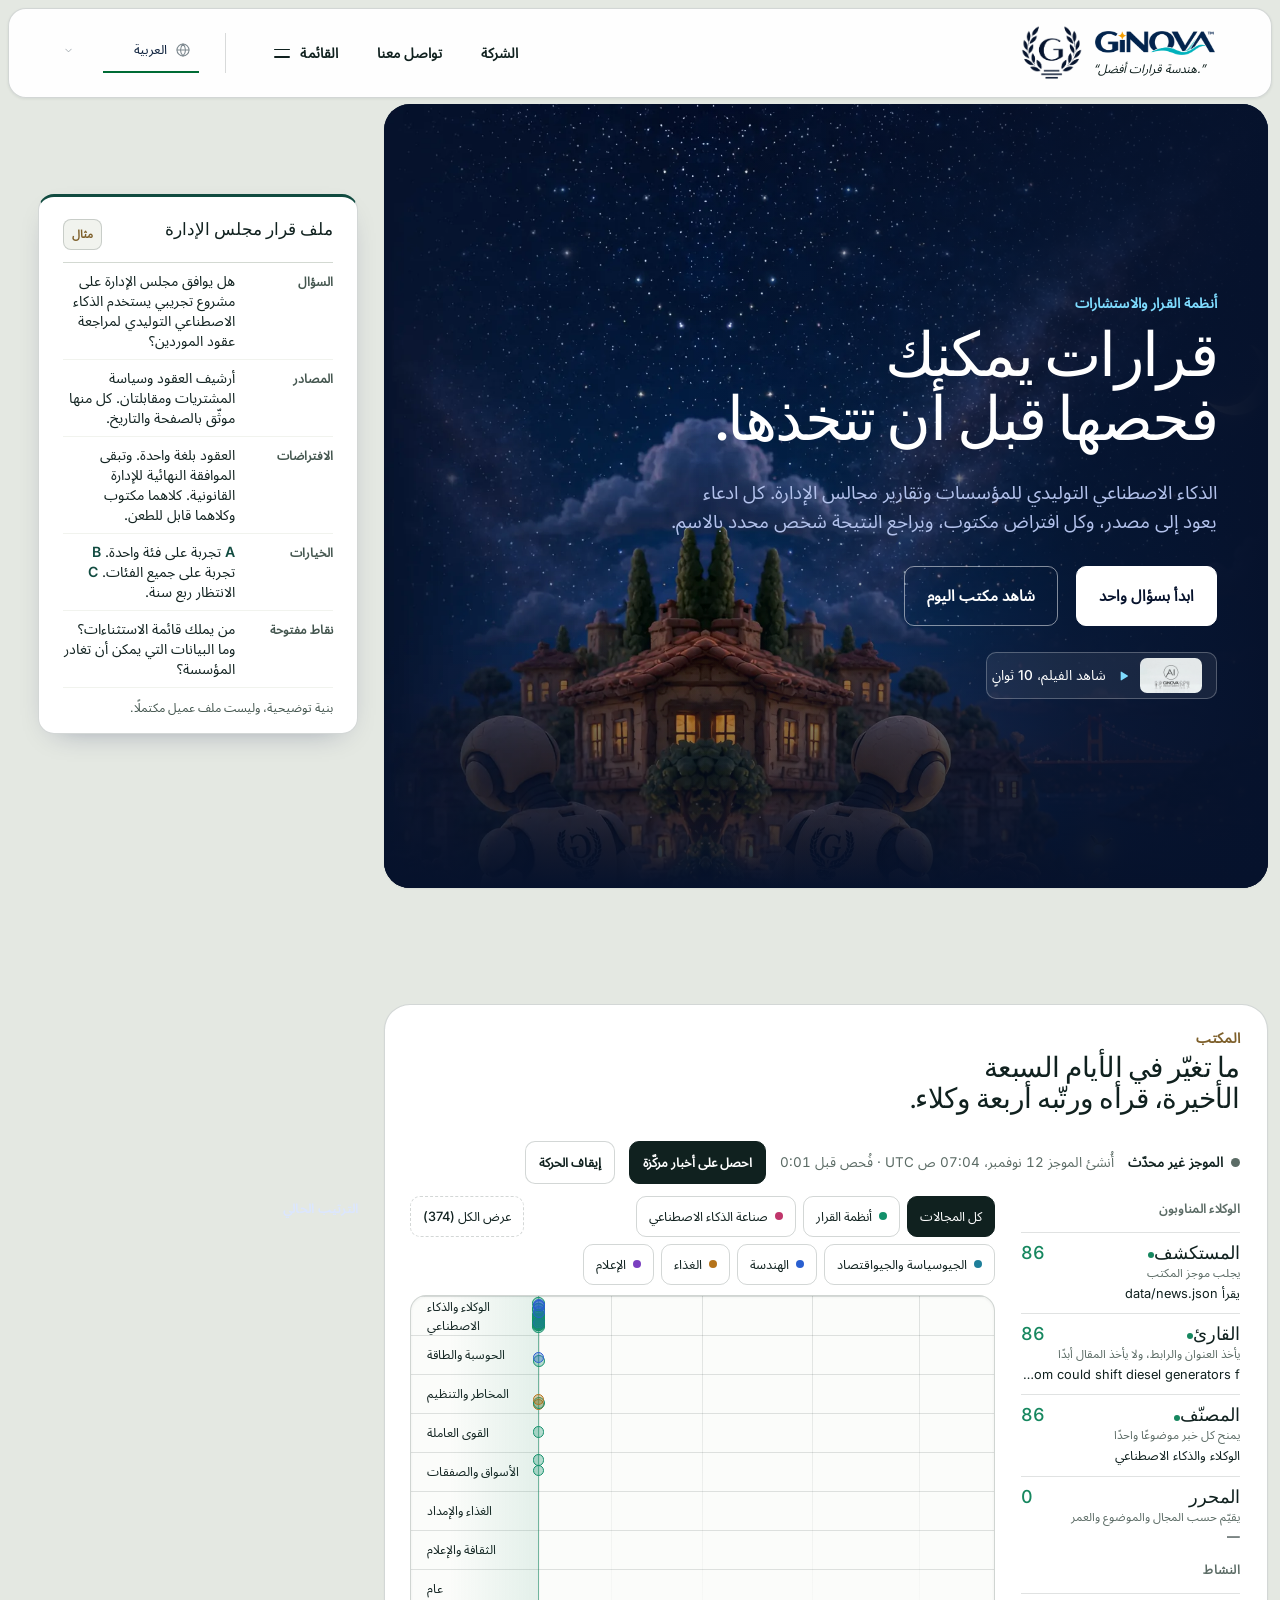
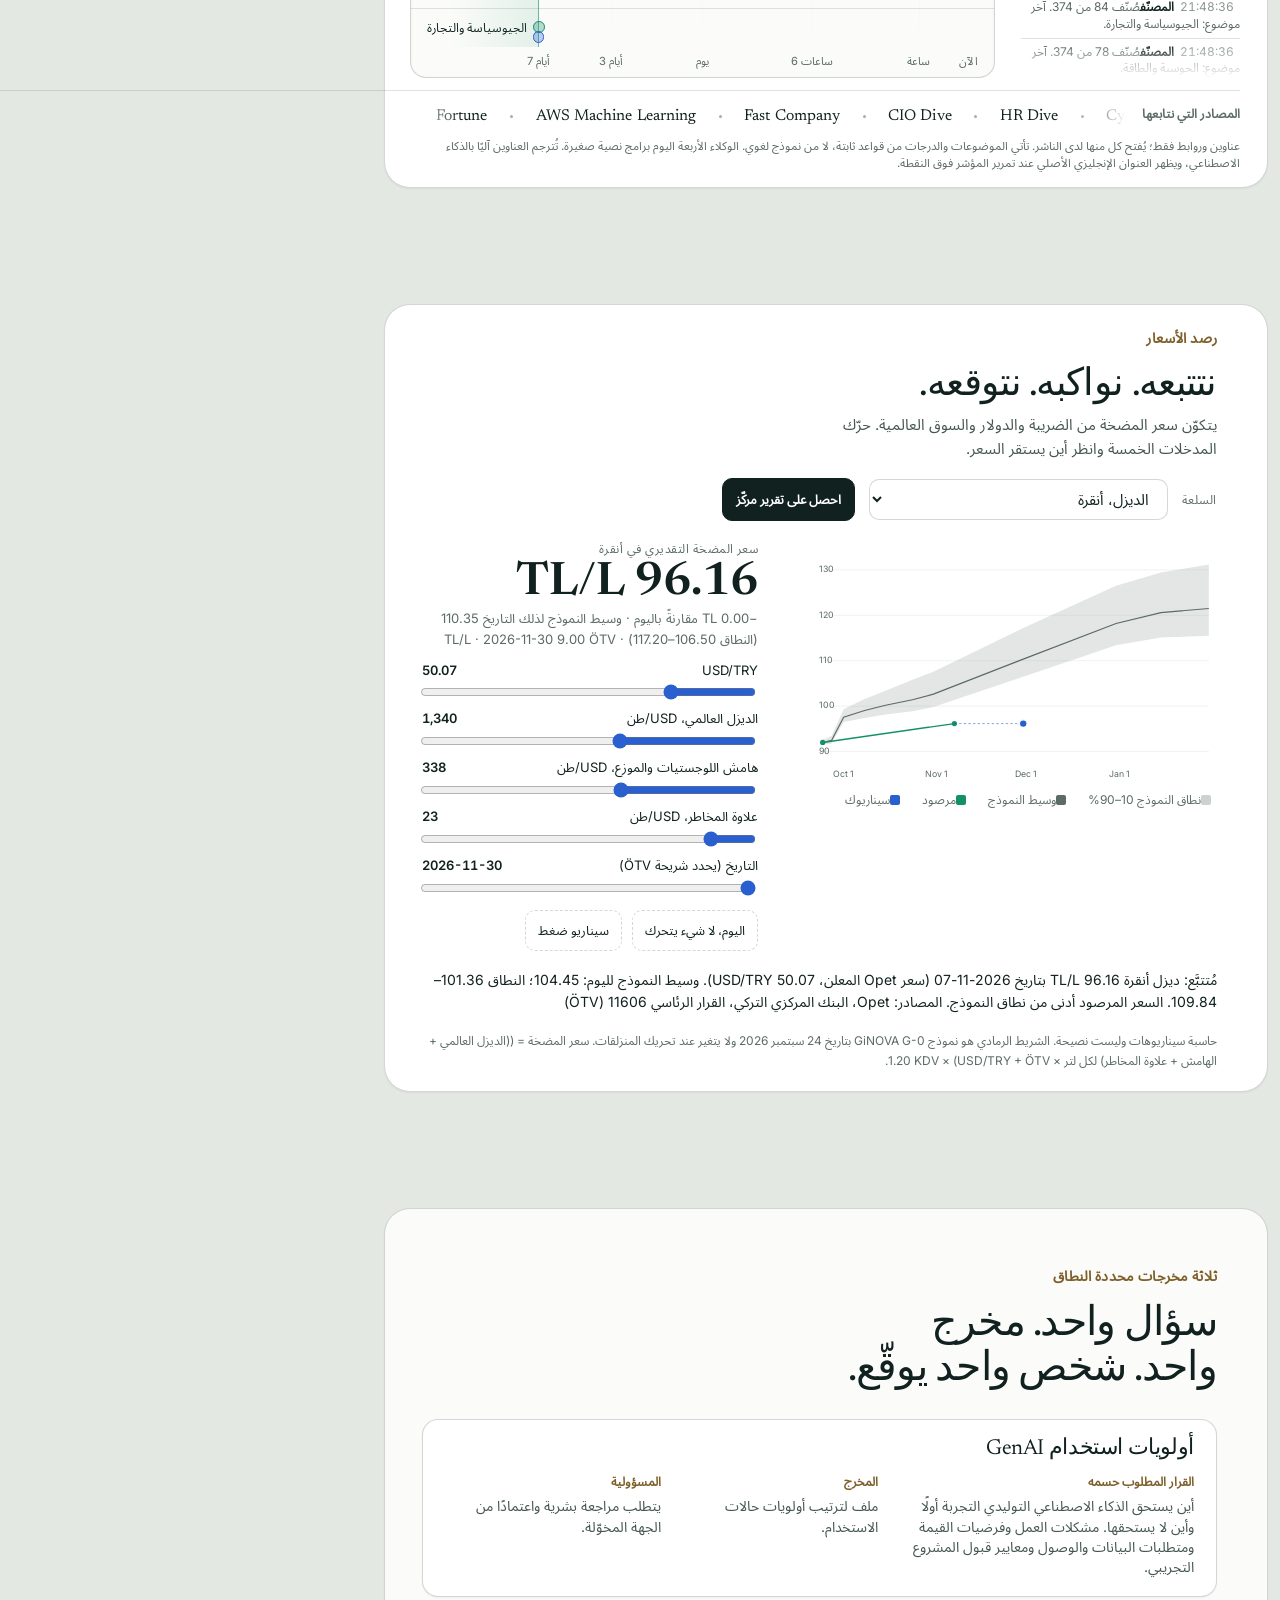
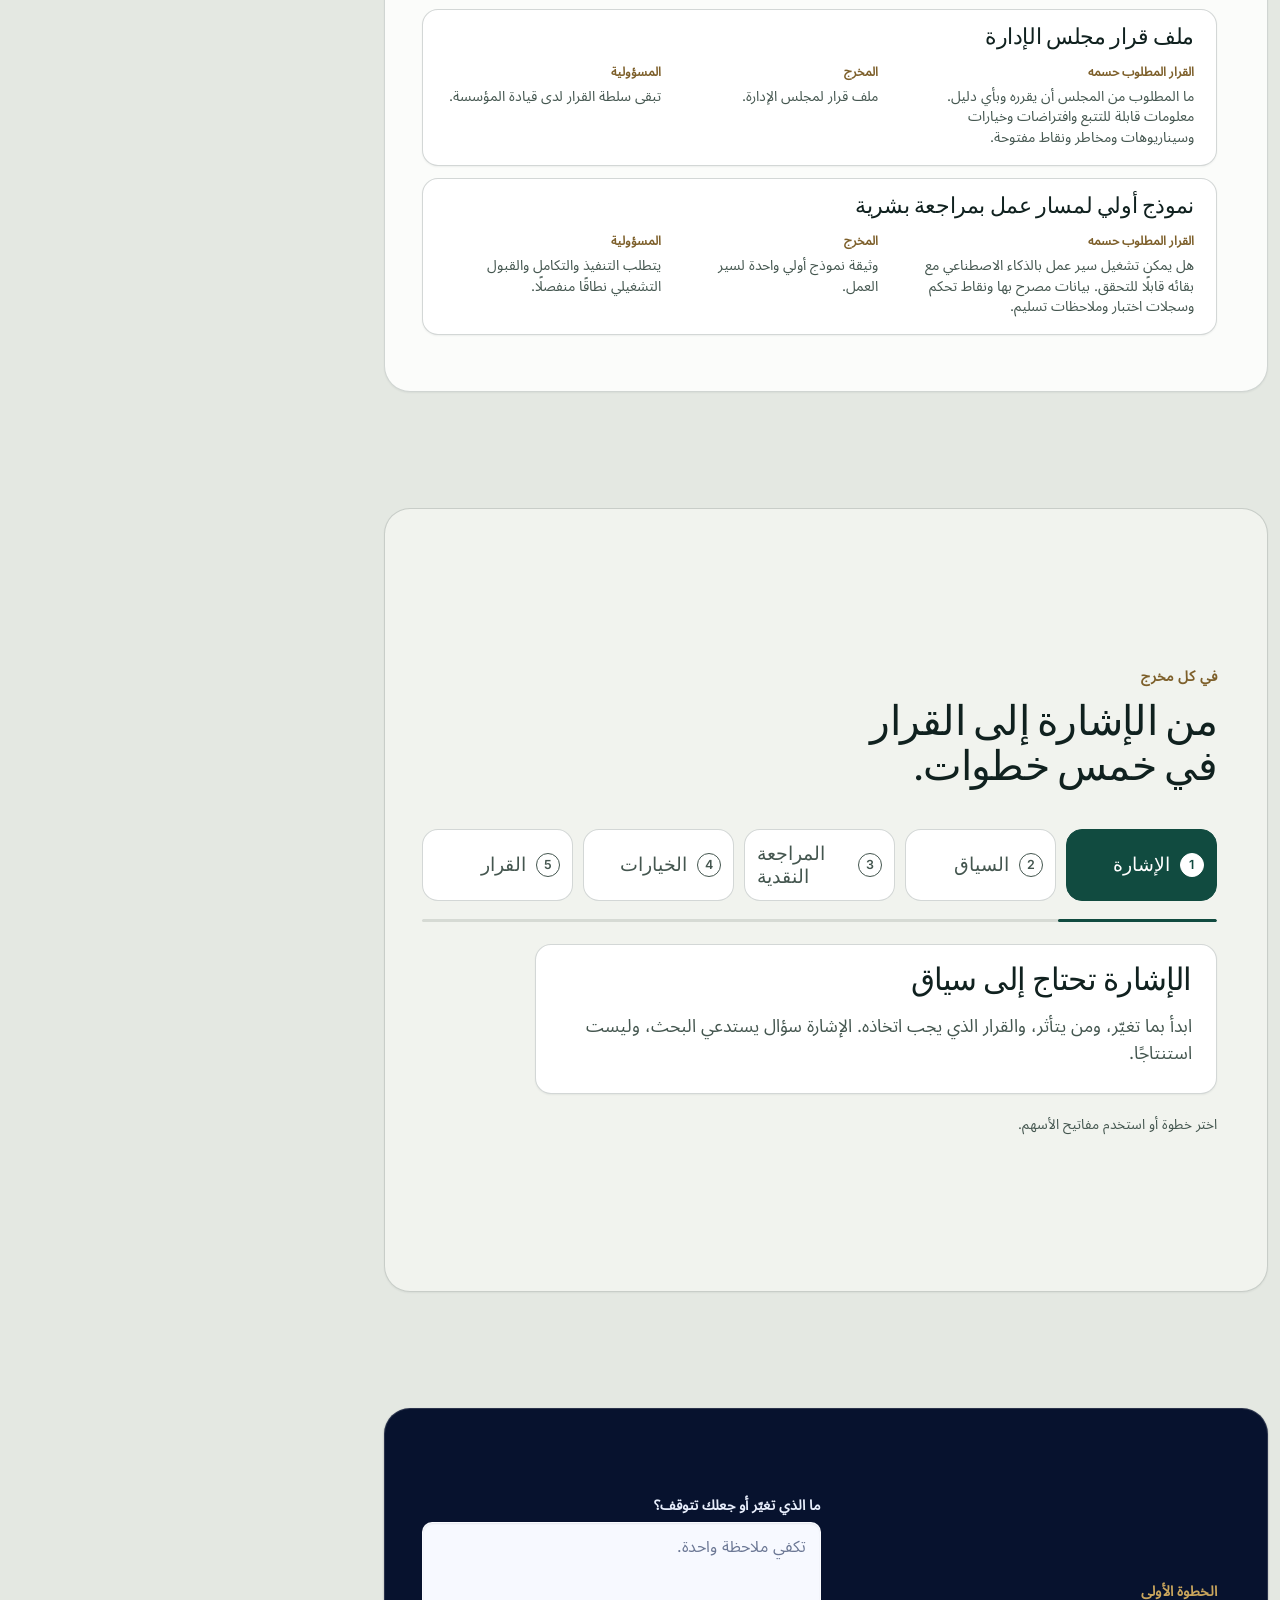
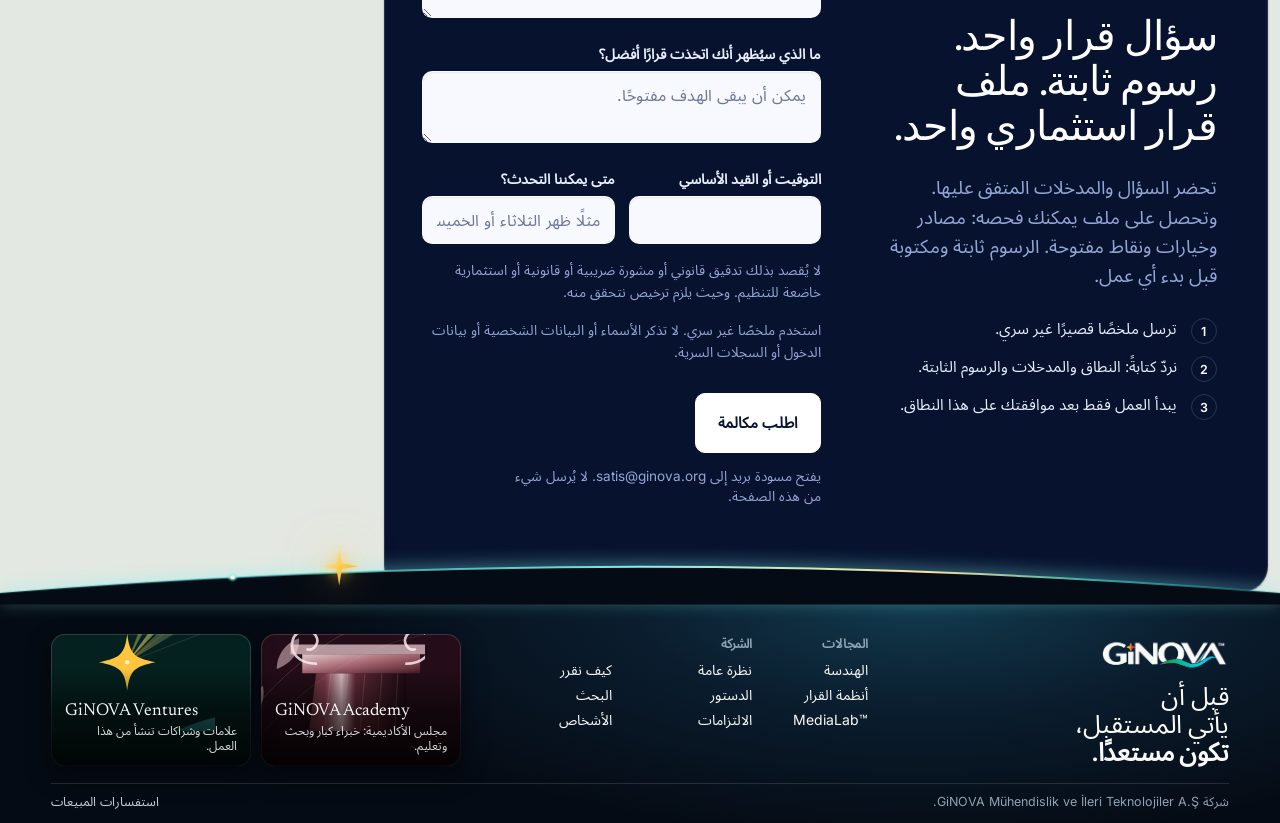
<file: ar/index.html>
<!doctype html>
<html lang="ar" dir="rtl" data-title-key="meta.title">
<head>
<meta charset="utf-8">
<meta name="viewport" content="width=device-width,initial-scale=1">
<title>GiNOVA أنظمة القرار | قرارات يمكن فحصها</title>
<script>/* Opening: decided before first paint so there is no flash. Not for reduced motion, a deep link or a scrolled page. */
(function(){try{var d=document.documentElement;if(!matchMedia('(prefers-reduced-motion: reduce)').matches&&!document.hidden&&(!location.hash||location.hash==='#intro')&&!(window.scrollY>20)&&!/[?&]still=1/.test(location.search))d.classList.add('intro-play')}catch(e){}})();</script>
<meta name="description" content="الذكاء الاصطناعي التوليدي للمؤسسات وتقارير مجالس الإدارة. سؤال قرار واحد ورسوم ثابتة وملف قرار استثماري واحد؛ كل ادعاء مرتبط بمصدر ويراجعه شخص محدد.">
<link rel="canonical" href="https://consultancy.ginova.net/ar/">
<link rel="alternate" hreflang="en" href="https://consultancy.ginova.net/">
<link rel="alternate" hreflang="it" href="https://consultancy.ginova.net/it/">
<link rel="alternate" hreflang="de" href="https://consultancy.ginova.net/de/">
<link rel="alternate" hreflang="es" href="https://consultancy.ginova.net/es/">
<link rel="alternate" hreflang="tr" href="https://consultancy.ginova.net/tr/">
<link rel="alternate" hreflang="az" href="https://consultancy.ginova.net/az/">
<link rel="alternate" hreflang="ar" href="https://consultancy.ginova.net/ar/">
<link rel="alternate" hreflang="zh-Hans" href="https://consultancy.ginova.net/zh/">
<link rel="alternate" hreflang="x-default" href="https://consultancy.ginova.net/">
<meta property="og:type" content="website">
<meta property="og:site_name" content="GiNOVA">
<meta property="og:locale" content="ar_AR">
<meta property="og:title" content="GiNOVA أنظمة القرار | قرارات يمكن فحصها">
<meta property="og:description" content="الذكاء الاصطناعي التوليدي للمؤسسات وتقارير مجالس الإدارة. سؤال قرار واحد ورسوم ثابتة وملف قرار استثماري واحد؛ كل ادعاء مرتبط بمصدر ويراجعه شخص محدد.">
<meta property="og:url" content="https://consultancy.ginova.net/ar/">
<meta property="og:image" content="https://consultancy.ginova.net/chrome/og.png">
<meta name="twitter:card" content="summary_large_image">
<script type="application/ld+json">{"@context": "https://schema.org", "@graph": [{"@type": "Organization", "@id": "https://ginova.org/#org", "name": "GiNOVA", "url": "https://ginova.org/", "logo": "https://consultancy.ginova.net/chrome/crest.png", "email": "satis@ginova.org"}, {"@type": "WebSite", "@id": "https://consultancy.ginova.net/#site", "url": "https://consultancy.ginova.net/", "name": "GiNOVA أنظمة القرار", "inLanguage": ["en", "it", "de", "es", "tr", "az", "ar", "zh-Hans"], "publisher": {"@id": "https://ginova.org/#org"}}, {"@type": "WebPage", "url": "https://consultancy.ginova.net/ar/", "name": "GiNOVA أنظمة القرار | قرارات يمكن فحصها", "description": "الذكاء الاصطناعي التوليدي للمؤسسات وتقارير مجالس الإدارة. سؤال قرار واحد ورسوم ثابتة وملف قرار استثماري واحد؛ كل ادعاء مرتبط بمصدر ويراجعه شخص محدد.", "inLanguage": "ar", "isPartOf": {"@id": "https://consultancy.ginova.net/#site"}}, {"@type": "Service", "name": "GiNOVA أنظمة القرار", "description": "الذكاء الاصطناعي التوليدي للمؤسسات وتقارير مجالس الإدارة. سؤال قرار واحد ورسوم ثابتة وملف قرار استثماري واحد؛ كل ادعاء مرتبط بمصدر ويراجعه شخص محدد.", "url": "https://consultancy.ginova.net/ar/", "provider": {"@id": "https://ginova.org/#org"}, "hasOfferCatalog": {"@type": "OfferCatalog", "name": "ثلاثة مخرجات محددة النطاق", "itemListElement": [{"@type": "Offer", "itemOffered": {"@type": "Service", "name": "أولويات استخدام GenAI", "description": "أين يستحق الذكاء الاصطناعي التوليدي التجربة أولًا وأين لا يستحقها. مشكلات العمل وفرضيات القيمة ومتطلبات البيانات والوصول ومعايير قبول المشروع التجريبي."}}, {"@type": "Offer", "itemOffered": {"@type": "Service", "name": "ملف قرار مجلس الإدارة", "description": "ما المطلوب من المجلس أن يقرره وبأي دليل. معلومات قابلة للتتبع وافتراضات وخيارات وسيناريوهات ومخاطر ونقاط مفتوحة."}}, {"@type": "Offer", "itemOffered": {"@type": "Service", "name": "نموذج أولي لمسار عمل بمراجعة بشرية", "description": "هل يمكن تشغيل سير عمل بالذكاء الاصطناعي مع بقائه قابلًا للتحقق. بيانات مصرح بها ونقاط تحكم وسجلات اختبار وملاحظات تسليم."}}]}}]}</script>
<link rel="icon" type="image/svg+xml" href="../chrome/favicon.svg">
<link rel="stylesheet" href="../fonts/fonts.css">
<link rel="stylesheet" href="../chrome/chrome.css">
<link rel="stylesheet" href="../style.css">
<link rel="stylesheet" href="../site.css">
</head>
<body>
<a class="gn-skip" href="#main" data-c="skip">انتقل إلى المحتوى</a>
<header class="gn-header" id="gnHeader" style="--gn-accent:#1945de">
  <div class="gn-nav" id="gnNav">
    <a class="gn-brand" href="https://ginova.org/" data-route="https://ginova.org/" data-ca="home" aria-label="GiNOVA">
      <span class="gn-crest"><img src="../chrome/crest.png" width="62" height="56" alt=""><img class="lt" src="../chrome/crest-light.png" width="62" height="56" alt=""></span>
      <span class="gn-word"><span class="gn-wm"><img class="gn-wordmark" src="../chrome/primary.png" width="140" height="32" alt="GiNOVA"><img class="gn-wordmark lt" src="../chrome/primary-light.png" width="140" height="32" alt=""></span><span class="gn-motto" data-c="motto.decision">“هندسة قرارات أفضل.”</span></span>
    </a>
    <span class="gn-gap" aria-hidden="true"><span class="gn-sec"><i class="n"></i><i class="rule"></i><b class="t"></b></span></span>
    <div class="gn-links" id="gnLinks">
      <a class="gn-co" id="gnCompany" href="https://ginova.org/company/" data-route="https://ginova.org/company/" data-c="company">الشركة</a>
      <a class="gn-contact" id="gnContact" href="#start" data-ca="nav.contact" aria-label="تواصل معنا"><span class="gn-contact-label" data-c="nav.contact">تواصل معنا</span></a>
      <button class="gn-menu" id="gnMenuBtn" type="button" aria-expanded="false" aria-controls="gnOverlay"><span class="lbl" data-c="menu">القائمة</span><span class="bars" aria-hidden="true"><i></i><i></i></span></button>
      <div class="language-switcher" data-language-theme="portal"><select id="language-select" class="language-native" aria-label="Language"><option data-group="1" value="en" lang="en" dir="ltr">English</option><option data-group="1" value="it" lang="it" dir="ltr">Italiano</option><option data-group="1" value="de" lang="de" dir="ltr">Deutsch</option><option data-group="1" value="es" lang="es" dir="ltr">Español</option><option data-group="2" value="tr" lang="tr" dir="ltr">Türkçe</option><option data-group="2" value="az" lang="az" dir="ltr">Azerbaycani</option><option data-group="3" value="ar" lang="ar" dir="rtl" selected>العربية</option><option data-group="3" value="zh" lang="zh-Hans" dir="ltr">简体中文</option></select></div>
    </div>
  </div>
  <span class="gn-prog" aria-hidden="true"><i></i></span>
</header>
<div class="gn-ov" id="gnOverlay" role="dialog" aria-modal="true" data-ca="menu" aria-label="القائمة" data-site="decision" data-cur="decision">
  <div class="gn-ovbg" aria-hidden="true"><i class="l" data-s="engineering" style="background-color:#07131b;background-image:url(../chrome/pop-engineering.svg);background-position:center 64%"></i><i class="l" data-s="decision" style="background-color:#050934;background-image:url(../chrome/pop-decision.svg);background-position:center 34%"></i><i class="l" data-s="medialab" style="background-color:#1a0b2e;background-image:url(../chrome/pop-medialab.svg);background-position:center 42%"></i><i class="l" data-s="academy" style="background-color:#240d18;background-image:url(../chrome/pop-academy.svg);background-position:right 20%"></i><i class="l" data-s="ventures" style="background-color:#04211f;background-image:url(../chrome/pop-ventures.svg);background-position:right 14%"></i><i class="wash"></i></div>
  <div class="gn-ovin">
    <nav class="gn-ovsites" data-ca="sites" aria-label="مواقع GiNOVA.NET">
      <p class="gn-ph" data-c="sites.h">GiNOVA.NET</p>
      <ol>
        <li><a class="gn-row" href="https://engineering.ginova.net/" data-route="https://engineering.ginova.net/" data-s="engineering"><span class="ix">01</span><span class="nm" data-c="nav.engineering">الهندسة</span><svg class="go" viewBox="0 0 24 24" width="22" height="22" fill="none" stroke="currentColor" stroke-width="1.6" stroke-linecap="round" stroke-linejoin="round" aria-hidden="true"><path d="M7 17 17 7M8 7h9v9"/></svg><span class="d" data-c="d.engineering">أنظمة الإنتاج ودراسات الجدوى وتطوير المنتجات والعمليات، بما في ذلك الغذائية.</span></a></li>
        <li class="is-cur"><div class="gn-row" aria-current="page"><span class="ix">02</span><span class="nm" data-c="nav.decision">أنظمة القرار</span><em class="here" data-c="here">أنت هنا</em><span class="d" data-c="d.decision">الاستشارات والبيانات والذكاء الاصطناعي: سؤال قرار واحد، رسوم ثابتة، ملف قرار استثماري واحد.</span></div></li>
        <li><a class="gn-row" href="https://medialab.ginova.net/" data-route="https://medialab.ginova.net/" data-s="medialab"><span class="ix">03</span><span class="nm" dir="ltr" data-c="nav.medialab">MediaLab™</span><svg class="go" viewBox="0 0 24 24" width="22" height="22" fill="none" stroke="currentColor" stroke-width="1.6" stroke-linecap="round" stroke-linejoin="round" aria-hidden="true"><path d="M7 17 17 7M8 7h9v9"/></svg><span class="d" data-c="d.medialab">الويب والأفلام والصوت واتصالات العلامة التجارية حسب الطلب.</span></a></li>
        <li><a class="gn-row" href="https://academy.ginova.net/" data-route="https://academy.ginova.net/" data-s="academy"><span class="ix">04</span><span class="nm" data-c="nav.academy">الأكاديمية</span><svg class="go" viewBox="0 0 24 24" width="22" height="22" fill="none" stroke="currentColor" stroke-width="1.6" stroke-linecap="round" stroke-linejoin="round" aria-hidden="true"><path d="M7 17 17 7M8 7h9v9"/></svg><span class="d" data-c="d.academy">مجلس الأكاديمية: خبراء كبار وبحث وتعليم.</span></a></li>
        <li><a class="gn-row" href="https://ventures.ginova.net/" data-route="https://ventures.ginova.net/" data-s="ventures"><span class="ix">05</span><span class="nm" data-c="nav.ventures">Ventures</span><svg class="go" viewBox="0 0 24 24" width="22" height="22" fill="none" stroke="currentColor" stroke-width="1.6" stroke-linecap="round" stroke-linejoin="round" aria-hidden="true"><path d="M7 17 17 7M8 7h9v9"/></svg><span class="d" data-c="d.ventures">علامات وشراكات تنشأ من هذا العمل.</span></a></li>
      </ol>
    </nav>
    <nav class="gn-ovpage" data-ca="pagenav" aria-label="pagenav">
      <p class="gn-ph" data-c="menu.page">في هذه الصفحة</p>
      <ol>
        <li><a class="gn-pl" href="#intro" data-c="rail.promise">الوعد</a></li>
        <li><a class="gn-pl" href="#desk" data-c="rail.desk">المكتب</a></li>
        <li><a class="gn-pl" href="#prices" data-c="rail.prices">الأسعار</a></li>
        <li><a class="gn-pl" href="#work" data-c="rail.work">الأعمال</a></li>
        <li><a class="gn-pl" href="#method" data-c="rail.method">المنهج</a></li>
        <li><a class="gn-pl" href="#start" data-c="rail.start">ابدأ</a></li>
      </ol>
      <a class="gn-all" href="https://ginova.org/#gn-company-overview" data-route="https://ginova.org/#gn-company-overview" data-c="nav.about">من نحن</a>
    </nav>
    <div class="gn-ovfoot" id="gnOvFoot"></div>
  </div>
</div>


<div class="field" aria-hidden="true"><span>02</span><b data-c="long.decision">الاستشارات
وأنظمة القرار</b></div>


<main id="main">

<!-- 1. Promise: the headline, with the dossier resting on the blue card -->
<section id="intro" class="screen s-intro" data-nav="rail.promise" aria-labelledby="h-intro">
  <div class="curtains" aria-hidden="true">
    <div class="cur p1 c-eng"><span>01</span><b data-c="nav.engineering">الهندسة</b></div>
    <div class="cur p2 home"><span>02</span><b data-c="long.decision">الاستشارات
وأنظمة القرار</b></div>
    <div class="cur p3 c-med"><span>03</span><b data-c="nav.medialab" dir="ltr">MediaLab™</b></div>
  </div>
  <div class="hero-art" aria-hidden="true"><img src="../img/hero/night-walk-1600.webp" srcset="../img/hero/night-walk-1600.webp 1600w, ../img/hero/night-walk-3200.webp 3200w" sizes="100vw" alt="" width="3200" height="2552" fetchpriority="high" decoding="async"></div>
  <div class="wrap intro-grid">
    <div class="intro-copy">
      <p class="kicker" data-t="intro.kicker">أنظمة القرار والاستشارات</p>
      <h1 id="h-intro" data-t="intro.h1">قرارات يمكنك فحصها قبل أن تتخذها.</h1>
      <p class="lede" data-t="intro.lede">الذكاء الاصطناعي التوليدي للمؤسسات وتقارير مجالس الإدارة. كل ادعاء يعود إلى مصدر، وكل افتراض مكتوب، ويراجع النتيجة شخص محدد بالاسم.</p>
      <p class="actions">
        <a class="btn btn-solid" href="#start" data-t="intro.cta1">ابدأ بسؤال واحد</a>
        <a class="btn btn-line" href="#desk" data-t="intro.cta2">شاهد مكتب اليوم</a>
      </p>
      <button class="filmchip" id="filmOpen" type="button" aria-haspopup="dialog">
        <span class="thumb" aria-hidden="true"></span>
        <svg class="pl" viewBox="0 0 24 24" width="14" height="14" fill="currentColor" aria-hidden="true"><path d="M8 5.5v13a1 1 0 0 0 1.5.86l10.5-6.5a1 1 0 0 0 0-1.72L9.5 4.64A1 1 0 0 0 8 5.5Z"/></svg>
        <span class="ft" data-t="film.open">شاهد الفيلم، 10 ثوانٍ</span>
      </button>
    </div>

    <figure class="sheet" data-taria="sheet.label" aria-label="صفحة توضيحية من ملف قرار لمجلس الإدارة">
      <div class="sheet-head">
        <span data-t="sheet.head">ملف قرار مجلس الإدارة</span>
        <span data-t="sheet.badge">مثال</span>
      </div>
      <dl>
        <div><dt data-t="sheet.q">السؤال</dt><dd data-t="sheet.q.v">هل يوافق مجلس الإدارة على مشروع تجريبي يستخدم الذكاء الاصطناعي التوليدي لمراجعة عقود الموردين؟</dd></div>
        <div><dt data-t="sheet.s">المصادر</dt><dd data-t="sheet.s.v">أرشيف العقود وسياسة المشتريات ومقابلتان. كل منها موثّق بالصفحة والتاريخ.</dd></div>
        <div><dt data-t="sheet.a">الافتراضات</dt><dd data-t="sheet.a.v">العقود بلغة واحدة. وتبقى الموافقة النهائية للإدارة القانونية. كلاهما مكتوب وكلاهما قابل للطعن.</dd></div>
        <div><dt data-t="sheet.o">الخيارات</dt><dd data-th="sheet.o.v"><b>A</b> تجربة على فئة واحدة. <b>B</b> تجربة على جميع الفئات. <b>C</b> الانتظار ربع سنة.</dd></div>
        <div><dt data-t="sheet.p">نقاط مفتوحة</dt><dd data-t="sheet.p.v">من يملك قائمة الاستثناءات؟ وما البيانات التي يمكن أن تغادر المؤسسة؟</dd></div>
      </dl>
      <figcaption data-t="sheet.cap">بنية توضيحية، وليست ملف عميل مكتملًا.</figcaption>
    </figure>
  </div>
</section>

<!-- 2. The Desk -->
<section id="desk" class="screen s-desk" data-nav="rail.desk" aria-labelledby="h-desk">
  <div class="desk" id="deskRoot">
    <header class="desk-top">
      <div>
        <p class="kicker" data-t="desk.kicker">المكتب</p>
        <h2 id="h-desk" data-t="desk.h2">ما تغيّر في الأيام السبعة الأخيرة، قرأه ورتّبه أربعة وكلاء.</h2>
      </div>
      <div class="desk-status">
        <span class="live" id="deskLive"><i></i><b id="deskState">&hellip;</b></span>
        <span id="deskMeta">&nbsp;</span>
        <button class="getnews" id="deskGet" type="button" aria-haspopup="dialog" data-t="sub.cta">احصل على أخبار مركّزة</button>
        <button class="pause" id="deskPause" type="button" aria-pressed="false" data-t="btn.pause">إيقاف الحركة</button>
      </div>
    </header>

    <div class="desk-main">
      <section class="agents" data-taria="desk.agents.label" aria-label="الوكلاء الأربعة">
        <h3 data-t="desk.agents">الوكلاء المناوبون</h3>
        <ul id="agents">
          <li data-a="scout"><b data-t="agent.scout">المستكشف</b><span class="do" data-t="agent.scout.do">يجلب موجز المكتب</span><em class="now" data-now>&mdash;</em><strong data-n>0</strong></li>
          <li data-a="reader"><b data-t="agent.reader">القارئ</b><span class="do" data-t="agent.reader.do">يأخذ العنوان والرابط، ولا يأخذ المقال أبدًا</span><em class="now" data-now>&mdash;</em><strong data-n>0</strong></li>
          <li data-a="sorter"><b data-t="agent.sorter">المصنّف</b><span class="do" data-t="agent.sorter.do">يمنح كل خبر موضوعًا واحدًا</span><em class="now" data-now>&mdash;</em><strong data-n>0</strong></li>
          <li data-a="editor"><b data-t="agent.editor">المحرر</b><span class="do" data-t="agent.editor.do">يقيّم حسب المجال والموضوع والعمر</span><em class="now" data-now>&mdash;</em><strong data-n>0</strong></li>
        </ul>
        <h3 class="log-h" data-t="desk.activity">النشاط</h3>
        <ol class="log" id="deskLog" data-taria="desk.log.label" aria-label="نشاط الوكلاء، الأحدث أولًا"></ol>
      </section>

      <section class="radar-wrap" data-taria="desk.radar.label" aria-label="رادار العناوين حسب الموضوع والعمر">
        <div class="filters-row">
        <div class="filters" role="group" data-taria="desk.filter.label" aria-label="تصفية حسب المجال" id="deskFilters">
          <button type="button" data-lane="all" aria-pressed="true"><span data-t="lane.all">كل المجالات</span></button>
          <button type="button" data-lane="decision" aria-pressed="false"><i style="--c:var(--l-decision)"></i><span data-t="lane.decision">أنظمة القرار</span></button>
          <button type="button" data-lane="ai" aria-pressed="false"><i style="--c:var(--l-ai)"></i><span data-t="lane.ai">صناعة الذكاء الاصطناعي</span></button>
          <button type="button" data-lane="world" aria-pressed="false"><i style="--c:var(--l-world)"></i><span data-t="lane.world">الجيوسياسة والجيواقتصاد</span></button>
          <button type="button" data-lane="engineering" aria-pressed="false"><i style="--c:var(--l-engineering)"></i><span data-t="lane.engineering">الهندسة</span></button>
          <button type="button" data-lane="food" aria-pressed="false"><i style="--c:var(--l-food)"></i><span data-t="lane.food">الغذاء</span></button>
          <button type="button" data-lane="media" aria-pressed="false"><i style="--c:var(--l-media)"></i><span data-t="lane.media">الإعلام</span></button>
        </div>
        <button type="button" class="allbtn" id="deskAll" aria-pressed="false" hidden></button>
        </div>
        <div class="radar" id="radar">
          <div class="plot" id="plot"></div>
          <div class="tip" id="tip" role="status" hidden></div>
        </div>
      </section>

      <section class="rank" data-taria="desk.rank.label" aria-label="أبرز العناوين مرتبة">
        <h3 data-t="desk.ranked">الترتيب الحالي</h3>
        <ol id="rank"></ol>
      </section>
    </div>

    <div class="srcline" id="deskSrcLine" data-taria="desk.src" aria-label="المصادر التي نتابعها" hidden>
      <span class="srcline-h" data-t="desk.src">المصادر التي نتابعها</span>
      <div class="srcline-run"><div class="srcline-track" id="deskSrc"></div></div>
    </div>

    <p class="desk-note" data-t="desk.note">عناوين وروابط فقط؛ يُفتح كل منها لدى الناشر. تأتي الموضوعات والدرجات من قواعد ثابتة، لا من نموذج لغوي. الوكلاء الأربعة اليوم برامج نصية صغيرة. تُترجم العناوين آليًا بالذكاء الاصطناعي، ويظهر العنوان الإنجليزي الأصلي عند تمرير المؤشر فوق النقطة.</p>
    <noscript><p class="desk-note">The desk needs JavaScript. Without it, open the sources directly: Food Dive, MIT Technology Review, Engineering.com, Variety.</p></noscript>
  </div>

  <dialog class="subdlg" id="subDlg" aria-labelledby="subH">
    <form class="sub-in" id="subForm" method="dialog" novalidate>
      <button class="dlg-x" id="subClose" type="button" data-ca="close" aria-label="إغلاق"><svg viewBox="0 0 24 24" width="18" height="18" fill="none" stroke="currentColor" stroke-width="1.8" stroke-linecap="round" aria-hidden="true"><path d="M6 6l12 12M18 6 6 18"/></svg></button>
      <h3 id="subH" data-t="sub.h">أخبار سوق مركّزة، حيث تعمل</h3>
      <p class="sub-lede" data-t="sub.lede">أخبرنا بما نتابعه وأين تريد استلامه. نردّ كتابةً لنؤكد ما يمكننا إرساله إليك الآن.</p>
      <fieldset><legend data-t="sub.what">ما الذي نتابعه</legend>
        <div class="sub-grid">
          <label class="sub-opt"><input type="checkbox" name="f" value="decision"><span data-t="lane.decision">أنظمة القرار</span></label>
          <label class="sub-opt"><input type="checkbox" name="f" value="ai"><span data-t="lane.ai">صناعة الذكاء الاصطناعي</span></label>
          <label class="sub-opt"><input type="checkbox" name="f" value="world"><span data-t="lane.world">الجيوسياسة والجيواقتصاد</span></label>
          <label class="sub-opt"><input type="checkbox" name="f" value="engineering"><span data-t="lane.engineering">الهندسة</span></label>
          <label class="sub-opt"><input type="checkbox" name="f" value="food"><span data-t="lane.food">الغذاء</span></label>
          <label class="sub-opt"><input type="checkbox" name="f" value="media"><span data-t="lane.media">الإعلام</span></label>
        </div>
      </fieldset>
      <fieldset><legend data-t="sub.where">أين تريد الاستلام</legend>
        <div class="sub-grid">
          <label class="sub-opt" aria-disabled="true"><input type="checkbox" checked disabled><span data-t="sub.ch.page">في هذه الصفحة</span><em class="sub-chip live" data-t="sub.chip.live">متاح الآن</em></label>
          <label class="sub-opt"><input type="checkbox" name="c" value="email" checked><span data-t="sub.ch.email">البريد الإلكتروني</span><em class="sub-chip" data-t="sub.chip.req">عند الطلب</em></label>
          <label class="sub-opt"><input type="checkbox" name="c" value="whatsapp"><span data-t="sub.ch.wa">WhatsApp</span><em class="sub-chip plan" data-t="sub.chip.plan">مخطط له</em></label>
          <label class="sub-opt"><input type="checkbox" name="c" value="desktop"><span data-t="sub.ch.desk">تنبيهات سطح المكتب</span><em class="sub-chip plan" data-t="sub.chip.plan">مخطط له</em></label>
        </div>
      </fieldset>
      <label class="sub-nl" for="subNote" data-t="sub.note">هل هناك ما تريد متابعته تحديدًا؟ منتجات أو دول أو منافسون.</label>
      <textarea id="subNote" rows="3" maxlength="600"></textarea>
      <p class="actions"><button class="btn btn-solid" id="subGo" type="submit" data-t="sub.go">جهّز طلبي</button>
        <span class="fine" data-t="start.fine">يفتح مسودة بريد إلى satis@ginova.org. لا يُرسل شيء من هذه الصفحة.</span></p>
    </form>
  </dialog>
</section>



<!-- Price watch: Ankara diesel, traced, followed, forecast -->
<section id="prices" class="screen s-prices" data-nav="rail.prices" aria-labelledby="h-prices">
  <div class="wrap pw">
    <div class="pw-head">
      <p class="kicker" data-p="kicker">Price watch</p>
      <h2 id="h-prices" data-p="h2">We trace it. We follow it. We forecast it.</h2>
      <p class="lede" data-p="lede">The pump price is built from tax, the dollar and the world market. Move the five inputs and see where the price lands.</p>
    </div>
    <div class="pw-pick"><label for="pwSel" data-p="pick">Commodity</label><select id="pwSel"></select><button type="button" class="getnews" id="pwReport" data-p="report">Get a focused report</button></div>
    <div id="pwPending" class="pw-pending" hidden><h3 id="pwPName"></h3><p id="pwPWhat"></p><p id="pwPSrc" class="pw-note"></p></div>
    <div class="pw-grid" id="pwGrid">
      <figure class="pw-chart"><svg id="pwSvg" viewBox="0 0 720 420" role="img" data-paria="chart" aria-label="Ankara diesel price, observed and forecast"></svg>
        <figcaption id="pwLegend" class="pw-leg"></figcaption></figure>
      <div class="pw-panel">
        <div class="pw-out" aria-live="polite"><span class="pw-k" data-p="out">Estimated Ankara pump price</span><b id="pwVal">—</b><span id="pwCmp" class="pw-cmp"></span></div>
        <div id="pwSliders" class="pw-sl"></div>
        <p class="pw-btns"><button type="button" class="allbtn" id="pwNow" data-p="reset">Today, nothing moves</button><button type="button" class="allbtn" id="pwStress" data-p="stress">Stress case</button></p>
      </div>
    </div>
    <p class="pw-track" id="pwTrack"></p>
    <p class="pw-note" data-p="note">A scenario calculator, not advice. The grey band is the GiNOVA G-0 model of 24 September 2026 and does not change when you move the sliders. Pump price = ((world diesel + margin + risk premium) per litre × USD/TRY + ÖTV) × 1.20 KDV.</p>
  </div>
</section>


<!-- 3. Work -->
<section id="work" class="screen s-work" data-nav="rail.work" aria-labelledby="h-work">
  <div class="wrap">
    <p class="kicker" data-t="work.kicker">ثلاثة مخرجات محددة النطاق</p>
    <h2 id="h-work" data-t="work.h2">سؤال واحد. مخرج واحد. شخص واحد يوقّع.</h2>
    <div class="offers">
      <article>
        <h3 data-t="work.1.t">أولويات استخدام GenAI</h3>
        <dl>
          <div><dt data-t="work.dt1">القرار المطلوب حسمه</dt><dd data-t="work.1.d">أين يستحق الذكاء الاصطناعي التوليدي التجربة أولًا وأين لا يستحقها. مشكلات العمل وفرضيات القيمة ومتطلبات البيانات والوصول ومعايير قبول المشروع التجريبي.</dd></div>
          <div><dt data-t="work.dt2">المخرج</dt><dd data-t="work.1.o">ملف لترتيب أولويات حالات الاستخدام.</dd></div>
          <div><dt data-t="work.dt3">المسؤولية</dt><dd data-t="work.1.r">يتطلب مراجعة بشرية واعتمادًا من الجهة المخوّلة.</dd></div>
        </dl>
      </article>
      <article>
        <h3 data-t="work.2.t">ملف قرار مجلس الإدارة</h3>
        <dl>
          <div><dt data-t="work.dt1">القرار المطلوب حسمه</dt><dd data-t="work.2.d">ما المطلوب من المجلس أن يقرره وبأي دليل. معلومات قابلة للتتبع وافتراضات وخيارات وسيناريوهات ومخاطر ونقاط مفتوحة.</dd></div>
          <div><dt data-t="work.dt2">المخرج</dt><dd data-t="work.2.o">ملف قرار لمجلس الإدارة.</dd></div>
          <div><dt data-t="work.dt3">المسؤولية</dt><dd data-t="work.2.r">تبقى سلطة القرار لدى قيادة المؤسسة.</dd></div>
        </dl>
      </article>
      <article>
        <h3 data-t="work.3.t">نموذج أولي لمسار عمل بمراجعة بشرية</h3>
        <dl>
          <div><dt data-t="work.dt1">القرار المطلوب حسمه</dt><dd data-t="work.3.d">هل يمكن تشغيل سير عمل بالذكاء الاصطناعي مع بقائه قابلًا للتحقق. بيانات مصرح بها ونقاط تحكم وسجلات اختبار وملاحظات تسليم.</dd></div>
          <div><dt data-t="work.dt2">المخرج</dt><dd data-t="work.3.o">وثيقة نموذج أولي واحدة لسير العمل.</dd></div>
          <div><dt data-t="work.dt3">المسؤولية</dt><dd data-t="work.3.r">يتطلب التنفيذ والتكامل والقبول التشغيلي نطاقًا منفصلًا.</dd></div>
        </dl>
      </article>
    </div>
  </div>
</section>

<!-- 4. Method -->
<section id="method" class="screen s-method" data-nav="rail.method" aria-labelledby="h-method">
  <div class="wrap">
    <p class="kicker" data-t="method.kicker">في كل مخرج</p>
    <h2 id="h-method" data-t="method.h2">من الإشارة إلى القرار في خمس خطوات.</h2>
    <div class="steps" id="steps" role="tablist" data-taria="method.label" aria-label="خطوات القرار">
      <button role="tab" aria-selected="true"  aria-controls="stepPanel" id="t0" data-i="0"><span>1</span><bdi data-t="step.0.n">الإشارة</bdi></button>
      <button role="tab" aria-selected="false" aria-controls="stepPanel" id="t1" data-i="1" tabindex="-1"><span>2</span><bdi data-t="step.1.n">السياق</bdi></button>
      <button role="tab" aria-selected="false" aria-controls="stepPanel" id="t2" data-i="2" tabindex="-1"><span>3</span><bdi data-t="step.2.n">المراجعة النقدية</bdi></button>
      <button role="tab" aria-selected="false" aria-controls="stepPanel" id="t3" data-i="3" tabindex="-1"><span>4</span><bdi data-t="step.3.n">الخيارات</bdi></button>
      <button role="tab" aria-selected="false" aria-controls="stepPanel" id="t4" data-i="4" tabindex="-1"><span>5</span><bdi data-t="step.4.n">القرار</bdi></button>
    </div>
    <div class="track" aria-hidden="true"><i id="trackFill"></i></div>
    <div class="step-panel" id="stepPanel" role="tabpanel" aria-labelledby="t0" tabindex="0">
      <h3 id="stepTitle"></h3>
      <p id="stepBody"></p>
    </div>
    <p class="hint" data-t="method.hint">اختر خطوة أو استخدم مفاتيح الأسهم.</p>
  </div>
</section>

<!-- 6. Start: the first offer, what happens next, and the request -->
<section id="start" class="screen s-start" data-nav="rail.start" aria-labelledby="h-start">
  <div class="wrap start-grid">
    <div>
      <p class="kicker" data-t="start.kicker">الخطوة الأولى</p>
      <h2 id="h-start" data-t="start.h2">سؤال قرار واحد. رسوم ثابتة. ملف قرار استثماري واحد.</h2>
      <p class="lede" data-t="start.lede">تحضر السؤال والمدخلات المتفق عليها. وتحصل على ملف يمكنك فحصه: مصادر وخيارات ونقاط مفتوحة. الرسوم ثابتة ومكتوبة قبل بدء أي عمل.</p>
      <ol class="next" data-taria="next.label" aria-label="ماذا يحدث بعد ذلك">
        <li><b aria-hidden="true">1</b><span data-t="next.1">ترسل ملخصًا قصيرًا غير سري.</span></li>
        <li><b aria-hidden="true">2</b><span data-t="next.2">نردّ كتابةً: النطاق والمدخلات والرسوم الثابتة.</span></li>
        <li><b aria-hidden="true">3</b><span data-t="next.3">يبدأ العمل فقط بعد موافقتك على هذا النطاق.</span></li>
      </ol>
    </div>
    <form id="startForm" class="form" novalidate>
      <label for="f1" data-t="start.l1">ما الذي تغيّر أو جعلك تتوقف؟</label>
      <textarea id="f1" rows="3" maxlength="900" data-tph="start.p1" placeholder="تكفي ملاحظة واحدة."></textarea>
      <label for="f2" data-t="start.l2">ما الذي سيُظهر أنك اتخذت قرارًا أفضل؟</label>
      <textarea id="f2" rows="2" maxlength="600" data-tph="start.p2" placeholder="يمكن أن يبقى الهدف مفتوحًا."></textarea>
      <div class="two">
        <div><label for="f3" data-t="start.l3">التوقيت أو القيد الأساسي</label><input id="f3" type="text" maxlength="200"></div>
        <div><label for="f4" data-t="start.l4">متى يمكننا التحدث؟</label><input id="f4" type="text" maxlength="200" data-tph="start.p4" placeholder="مثلًا ظهر الثلاثاء أو الخميس"></div>
      </div>
      <p class="privacy" data-t="limits.3.d">لا يُقصد بذلك تدقيق قانوني أو مشورة ضريبية أو قانونية أو استثمارية خاضعة للتنظيم. وحيث يلزم ترخيص نتحقق منه.</p>
      <p class="privacy" data-t="start.privacy">استخدم ملخصًا غير سري. لا تذكر الأسماء أو البيانات الشخصية أو بيانات الدخول أو السجلات السرية.</p>
      <p class="actions">
        <button class="btn btn-solid" id="startBtn" type="submit" data-t="start.btn">اطلب مكالمة</button>
        <span class="fine" data-t="start.fine">يفتح مسودة بريد إلى satis@ginova.org. لا يُرسل شيء من هذه الصفحة.</span>
      </p>
    </form>
  </div>
</section>

</main>

<footer id="gn-contact" class="gn-world"><svg class="gw-limb" aria-hidden="true" viewBox="0 0 1440 60" preserveAspectRatio="none"><defs><linearGradient id="gwl" x1="0" x2="1"><stop stop-color="#2FA7A7" stop-opacity=".25"/><stop offset=".5" stop-color="#7FF3EE"/><stop offset=".72" stop-color="#FFE4A0"/><stop offset=".86" stop-color="#2FA7A7"/><stop offset="1" stop-color="#2FA7A7" stop-opacity=".25"/></linearGradient></defs><path d="M0 60V44Q720 -28 1440 44V60Z" fill="#050B14"/><path d="M0 44Q720 -28 1440 44" fill="none" stroke="url(#gwl)" stroke-width="2" vector-effect="non-scaling-stroke"/><defs><radialGradient id="gwb"><stop offset="0" stop-color="#fff"/><stop offset=".3" stop-color="#fff6d6"/><stop offset=".55" stop-color="#7FF3EE" stop-opacity=".55"/><stop offset="1" stop-color="#7FF3EE" stop-opacity="0"/></radialGradient></defs><ellipse class="gw-boom" cx="720" cy="8" rx="0" ry="0" fill="none" stroke="#BFFBF7" stroke-width="2" vector-effect="non-scaling-stroke" opacity="0"><animate attributeName="rx" dur="16s" repeatCount="indefinite" values="0;0;0;640;640" keyTimes="0;.745;.75;.84;1"/><animate attributeName="ry" dur="16s" repeatCount="indefinite" values="0;0;0;22;22" keyTimes="0;.745;.75;.84;1"/><animate attributeName="opacity" dur="16s" repeatCount="indefinite" values="0;0;.95;0;0" keyTimes="0;.745;.755;.84;1"/></ellipse><circle class="gw-orb" r="15" cx="0" cy="0" fill="url(#gwb)"><animateMotion dur="16s" repeatCount="indefinite" calcMode="spline" path="M0 44Q720 -28 1440 44" keyPoints="0;.5;1;.5;0" keyTimes="0;.25;.5;.75;1" keySplines=".1 .6 .4 1;.6 0 .9 .4;.6 0 .9 .4;.1 .6 .4 1"/><animate attributeName="r" dur="16s" repeatCount="indefinite" calcMode="spline" values="1.5;15;1.5;15;1.5" keyTimes="0;.25;.5;.75;1" keySplines=".1 .6 .4 1;.6 0 .9 .4;.6 0 .9 .4;.1 .6 .4 1"/></circle></svg><i class="gw-star" aria-hidden="true"><b></b></i><div class="gw-in"><div class="gw-brand"><img src="../chrome/wordmark-reversed.png" width="150" alt="GiNOVA"><p data-c="motto">قبل أن يأتي المستقبل، تكون مستعدًا.</p></div><nav aria-label="المجالات" data-ca="fields"><h2 data-c="fields">المجالات</h2><a href="https://engineering.ginova.net/" data-route="https://engineering.ginova.net/" data-c="nav.engineering">الهندسة</a><a href="https://consultancy.ginova.net/" data-route="https://consultancy.ginova.net/" data-c="nav.decision">أنظمة القرار</a><a href="https://medialab.ginova.net/" data-route="https://medialab.ginova.net/" dir="ltr">MediaLab™</a></nav><nav class="gw-co" aria-label="الشركة" data-ca="company"><h2 data-c="company">الشركة</h2><a data-route="https://ginova.org/company/" href="https://ginova.org/company/" data-c="overview">نظرة عامة</a><a data-route="https://ginova.org/company/constitution/" href="https://ginova.org/company/constitution/" data-c="constitution">الدستور</a><a data-route="https://ginova.org/company/commitments/" href="https://ginova.org/company/commitments/" data-c="commitments">الالتزامات</a><a data-route="https://ginova.org/company/how-we-decide/" href="https://ginova.org/company/how-we-decide/" data-c="decide">كيف نقرر</a><a data-route="https://ginova.org/company/research/" href="https://ginova.org/company/research/" data-c="research">البحث</a><a data-route="https://ginova.org/company/people/" href="https://ginova.org/company/people/" data-c="people">الأشخاص</a></nav><div class="gw-tiles"><a class="gw-tile gw-aca" data-route="https://ginova.org/company/academy/" href="https://ginova.org/company/academy/"><svg class="gw-art" aria-hidden="true" viewBox="-235 104 660 184" preserveAspectRatio="xMaxYMid slice" xmlns="http://www.w3.org/2000/svg"><defs><linearGradient id="fm" x1="0" x2="1"><stop stop-color="#1c0912"/><stop offset=".38" stop-color="#8c4452"/><stop offset=".5" stop-color="#f3d3d9"/><stop offset=".6" stop-color="#6b2f3c"/><stop offset="1" stop-color="#170710"/></linearGradient><linearGradient id="fr" x1="0" y1="0" x2="1" y2="1"><stop stop-color="#ffe6ea"/><stop offset=".5" stop-color="#b9737d"/><stop offset="1" stop-color="#4a1c28"/></linearGradient></defs><g transform="translate(44 -36)"><path d="M96 880L176 214H346L352 880Z" fill="url(#fm)" opacity=".9"/><path d="M372 880L402 300H520L560 880Z" fill="url(#fm)" opacity=".42"/><path d="M128 880L204 214M170 880L236 214M212 880L268 214M254 880L300 214M296 880L330 214" stroke="#ffe3e8" stroke-opacity=".3" fill="none"/><path d="M150 214H372V178H150Z" fill="url(#fr)" opacity=".86"/><path d="M128 178H396V160H128Z" fill="#f3d3d9" opacity=".7"/><path d="M178 196c-34 0-52-20-46-44 5-20 34-25 44-8 8 14-6 30-18 24" fill="none" stroke="#fff0f2" stroke-width="5" stroke-opacity=".82"/><path d="M344 196c34 0 52-20 46-44-5-20-34-25-44-8-8 14 6 30 18 24" fill="none" stroke="#fff0f2" stroke-width="5" stroke-opacity=".82"/></g><path d="M-40 500C110 90 440 -30 680 90" fill="none" stroke="#f2c3cc" stroke-opacity=".34"/><path d="M-40 560C130 130 470 20 680 150" fill="none" stroke="#f2c3cc" stroke-opacity=".18"/><g fill="#f3d3d9" fill-opacity=".5"><path d="M86 268c-4-30 12-54 34-66 6 28-8 52-34 66z"/><path d="M146 170c0-28 18-50 42-58 2 28-16 48-42 58z"/><path d="M226 104c6-26 28-42 52-44-4 26-26 42-52 44z"/><path d="M320 66c12-22 36-32 60-28-10 24-34 34-60 28z"/><path d="M428 54c16-18 42-22 62-12-14 20-40 26-62 12z"/></g><circle cx="305" cy="92" r="5" fill="#fff4f6"/></svg><span><strong lang="en" dir="ltr">GiNOVA Academy</strong><small data-c="academy">مجلس الأكاديمية: خبراء كبار وبحث وتعليم.</small></span></a><a class="gw-tile gw-ven" data-route="https://ginova.org/company/ventures/" href="https://ginova.org/company/ventures/"><svg class="gw-art" aria-hidden="true" viewBox="-280 504 770 214" preserveAspectRatio="xMaxYMid slice" xmlns="http://www.w3.org/2000/svg"><defs><linearGradient id="ft" x1="0" x2="1"><stop stop-color="#02403f"/><stop offset=".5" stop-color="#00b4be"/><stop offset="1" stop-color="#7ff3ee"/></linearGradient><linearGradient id="fy" x1="0" y1="1" x2="1" y2="0"><stop stop-color="#ffc04d"/><stop offset=".45" stop-color="#00b4be" stop-opacity=".6"/><stop offset="1" stop-color="#02403f" stop-opacity="0"/></linearGradient></defs><g transform="translate(122 -44)"><path d="M176 610L640 -30V120Z" fill="url(#fy)" opacity=".62"/><path d="M176 610L640 170V330Z" fill="url(#fy)" opacity=".34"/><path d="M176 610L420 -40H520Z" fill="url(#fy)" opacity=".42"/><path d="M176 610L640 40M176 610L640 250M176 610L470 -40M176 610L640 430" stroke="#b9fff7" stroke-opacity=".26" fill="none"/></g><path d="M-40 742C96 676 214 792 334 744S540 650 640 700V880H-40Z" fill="url(#ft)" opacity=".5"/><path d="M-40 780C110 712 230 830 350 780S550 690 640 736" fill="none" stroke="#7ff3ee" stroke-width="10" stroke-opacity=".78"/><path d="M-40 812C110 748 230 860 350 812S550 724 640 770" fill="none" stroke="#7ff3ee" stroke-opacity=".3"/><g transform="translate(122 -44)"><path d="M176 548C182 592 190 600 238 610C190 620 182 628 176 672C170 628 162 620 114 610C162 600 170 592 176 548Z" fill="#ffc53d"/><circle cx="176" cy="610" r="5" fill="#fff4cf"/></g></svg><span><strong lang="en" dir="ltr">GiNOVA Ventures</strong><small data-c="ventures">علامات وشراكات تنشأ من هذا العمل.</small></span></a></div></div><div class="gw-base"><span data-c="legal">شركة GiNOVA Mühendislik ve İleri Teknolojiler A.Ş.</span><a href="mailto:satis@ginova.org" dir="ltr" data-c="sales">استفسارات المبيعات</a><button type="button" class="gw-snd" aria-pressed="false" data-ca="music" aria-label="موسيقى"><svg viewBox="0 0 24 24" width="16" height="16" fill="none" stroke="currentColor" stroke-width="1.6" stroke-linecap="round" stroke-linejoin="round" aria-hidden="true"><path d="M4 9v6h4l5 4V5L8 9H4Z"/><path class="gw-snd-on" d="M16 9a4 4 0 0 1 0 6M18.5 6.5a8 8 0 0 1 0 11"/><path class="gw-snd-off" d="m16 9 5 6m0-6-5 6"/></svg></button></div></footer>

<dialog class="filmdlg" id="filmDlg" data-taria="film.aria" aria-label="الرسوم المتحركة الترحيبية لنظم اتخاذ القرار من GiNOVA">
  <div class="dlg-in">
    <video id="filmVideo" controls playsinline preload="none" poster="../media/decision.jpg" width="960" height="540"><source src="../media/decision.mp4" type="video/mp4"></video>
    <button class="dlg-x" id="filmClose" type="button" data-taria="film.close" aria-label="أغلق الفيلم"><svg viewBox="0 0 24 24" width="18" height="18" fill="none" stroke="currentColor" stroke-width="1.8" stroke-linecap="round" aria-hidden="true"><path d="M6 6l12 12M18 6 6 18"/></svg></button>
  </div>
</dialog>

<script>window.GN_AUDIO_BASE='../chrome/audio/';window.GN_NEWS_BASE='../data/';window.GN_BOOKING_URL='';   /* a calendar link (Google appointment schedule, Cal.com, Calendly) turns the button into a real booking */</script>
<script>window.GN_LANG="ar";</script>
<script src="../i18n-page.js"></script>
<script src="../common-i18n.js"></script>
<script src="../chrome/chrome.js"></script>
<script src="../desk.js"></script>
<script src="../price.js"></script>
<script src="../page.js"></script>
</body>
</html>
</file>
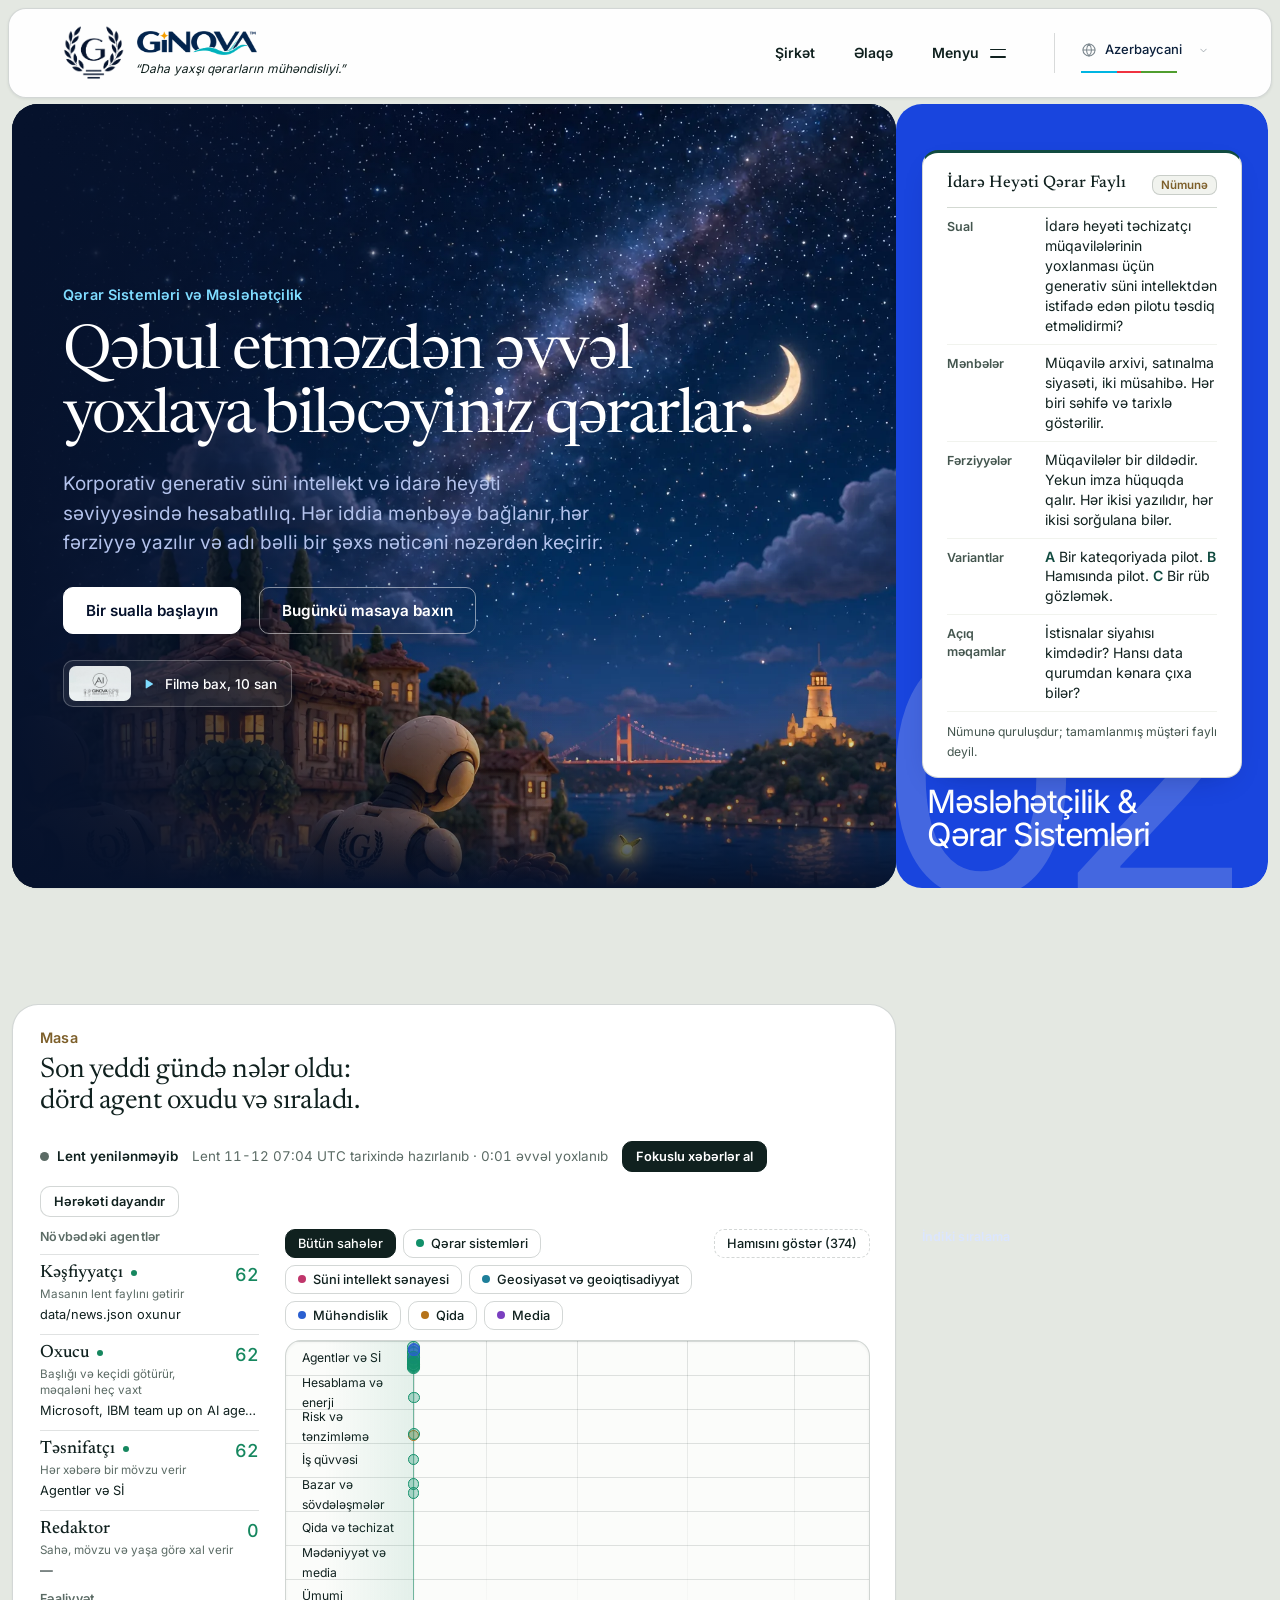
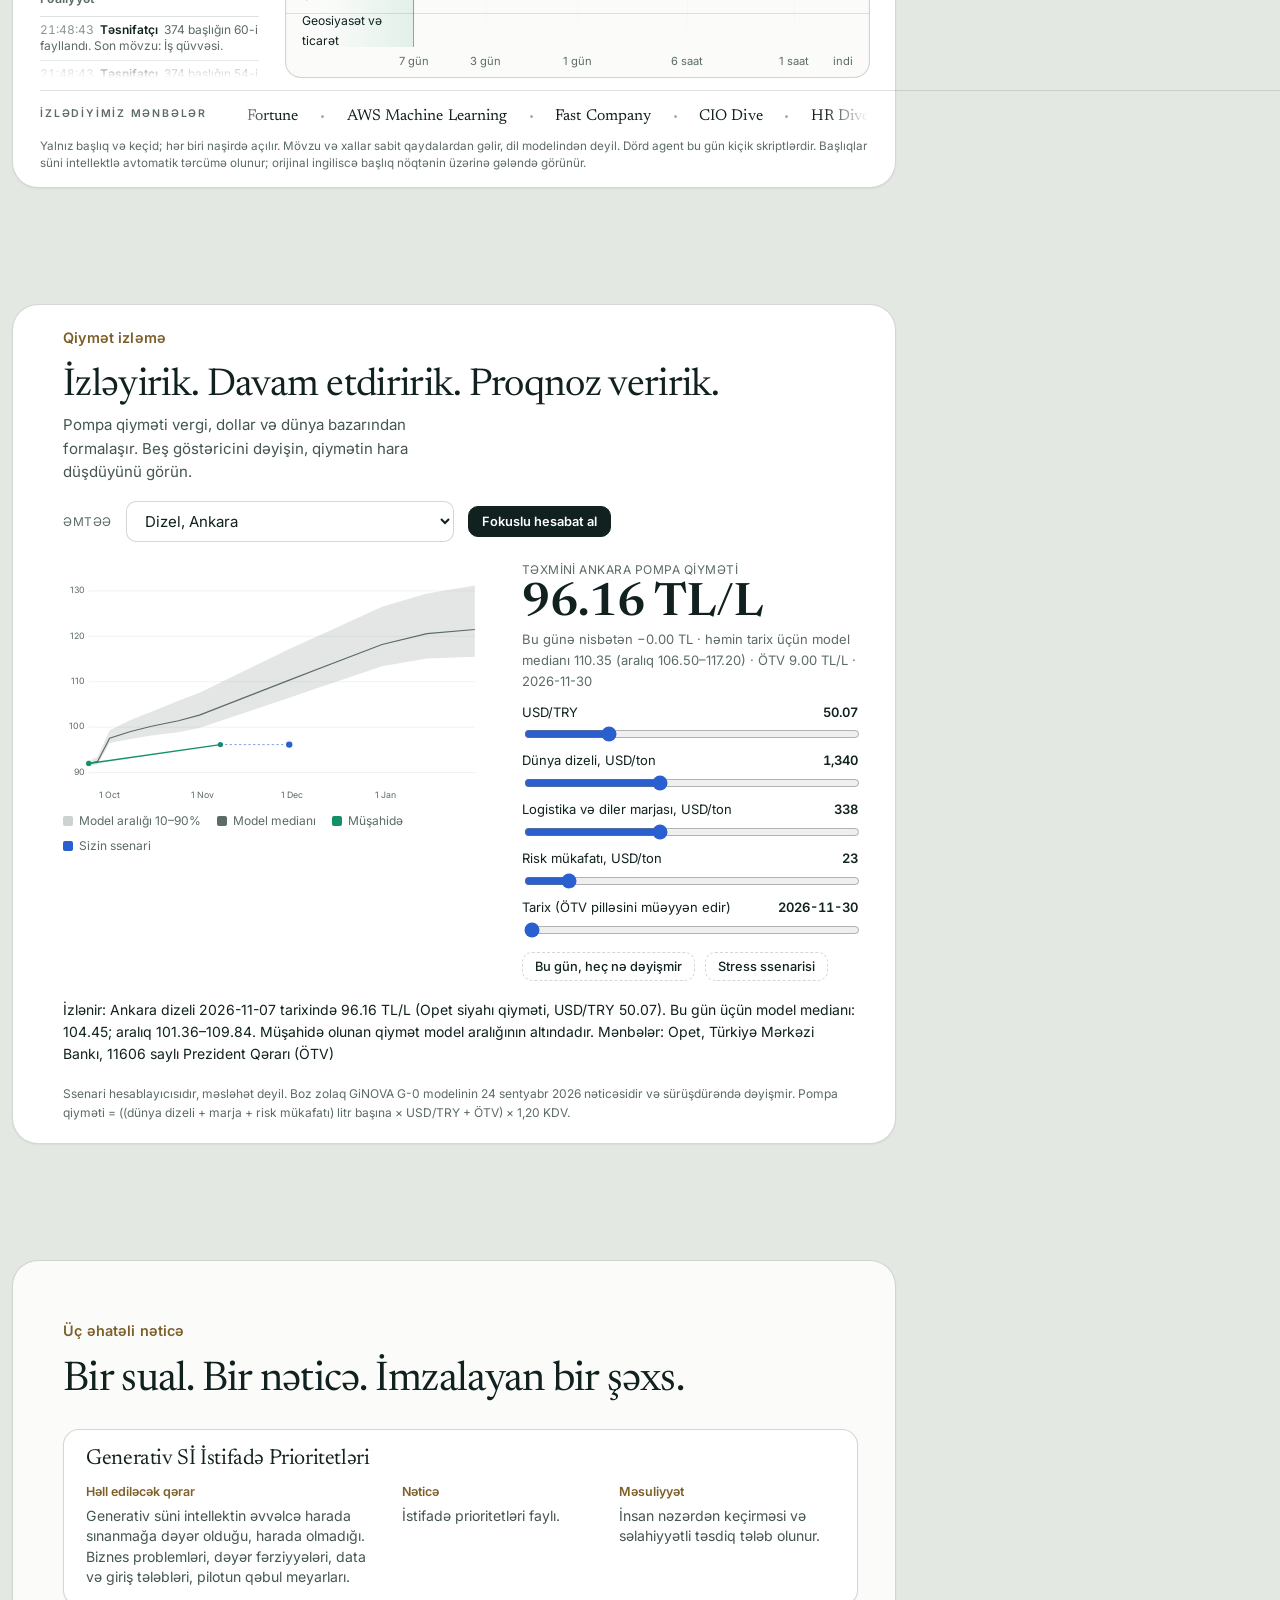
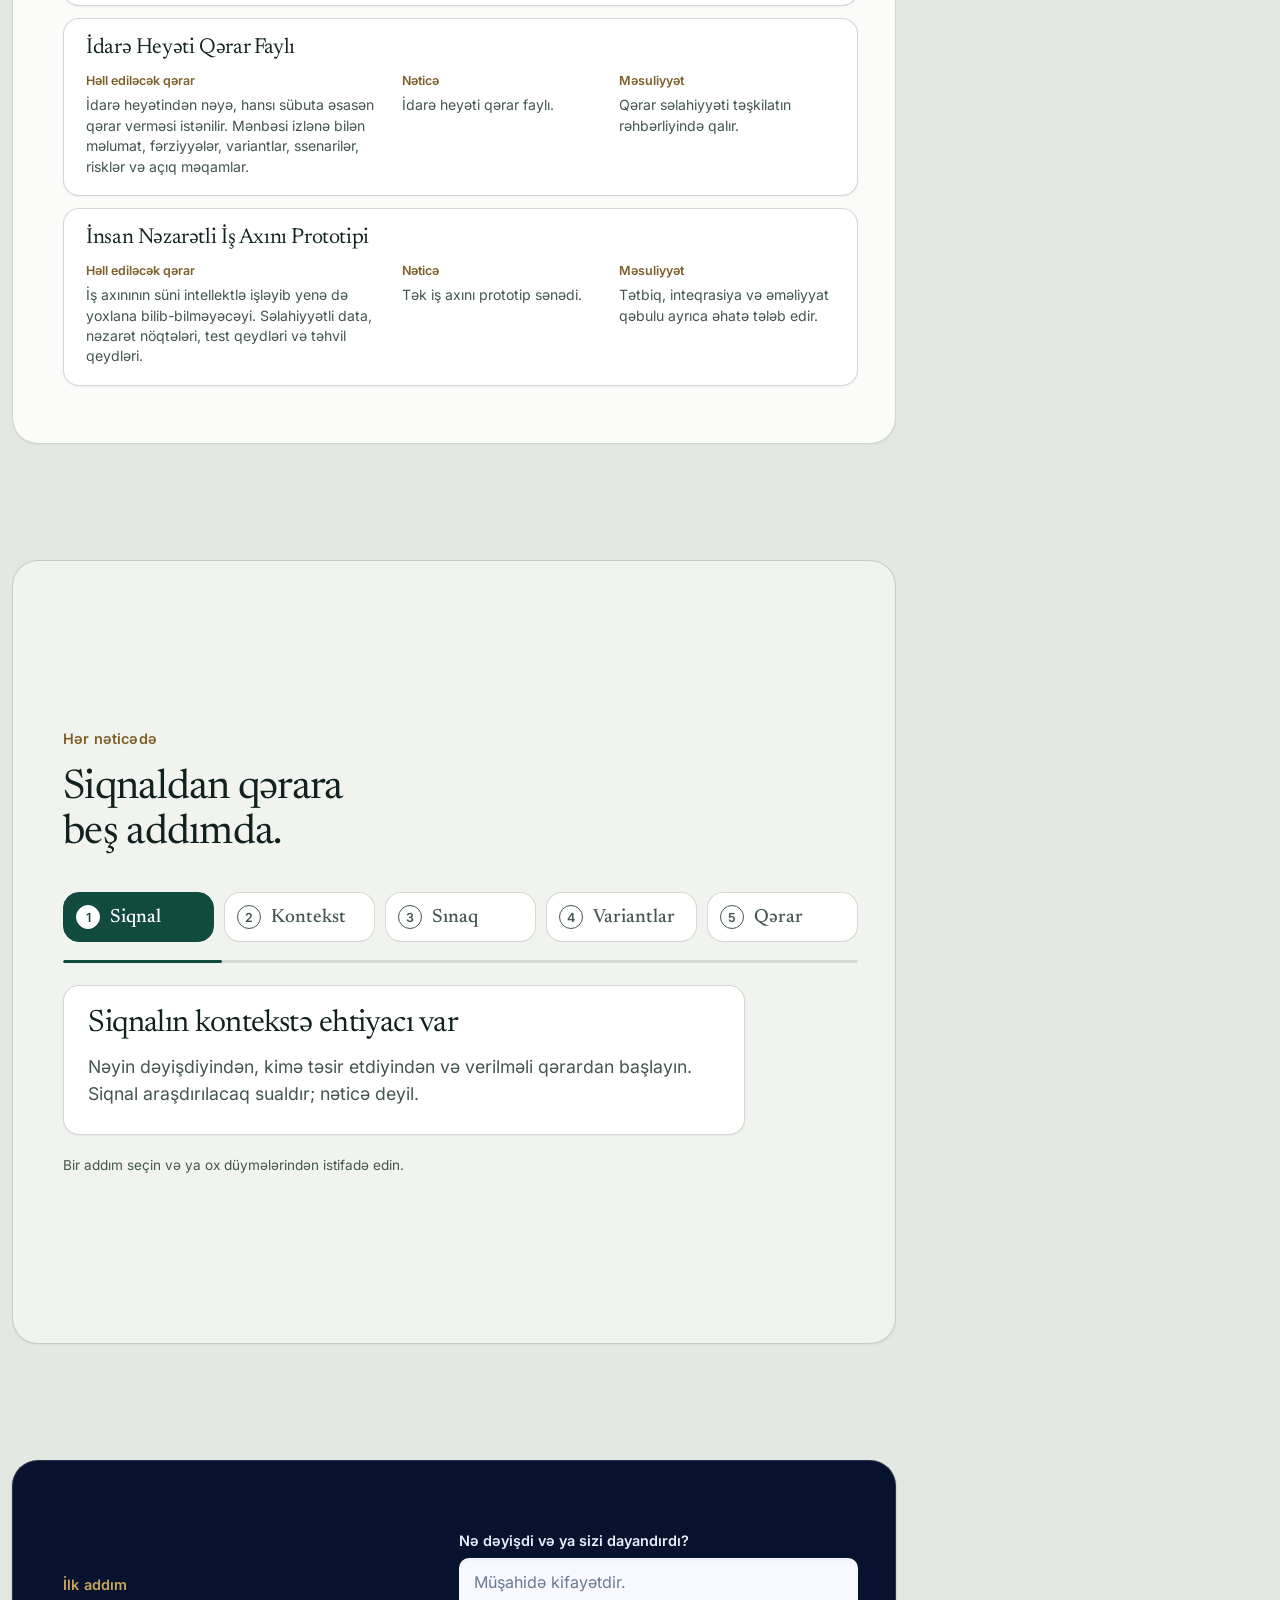
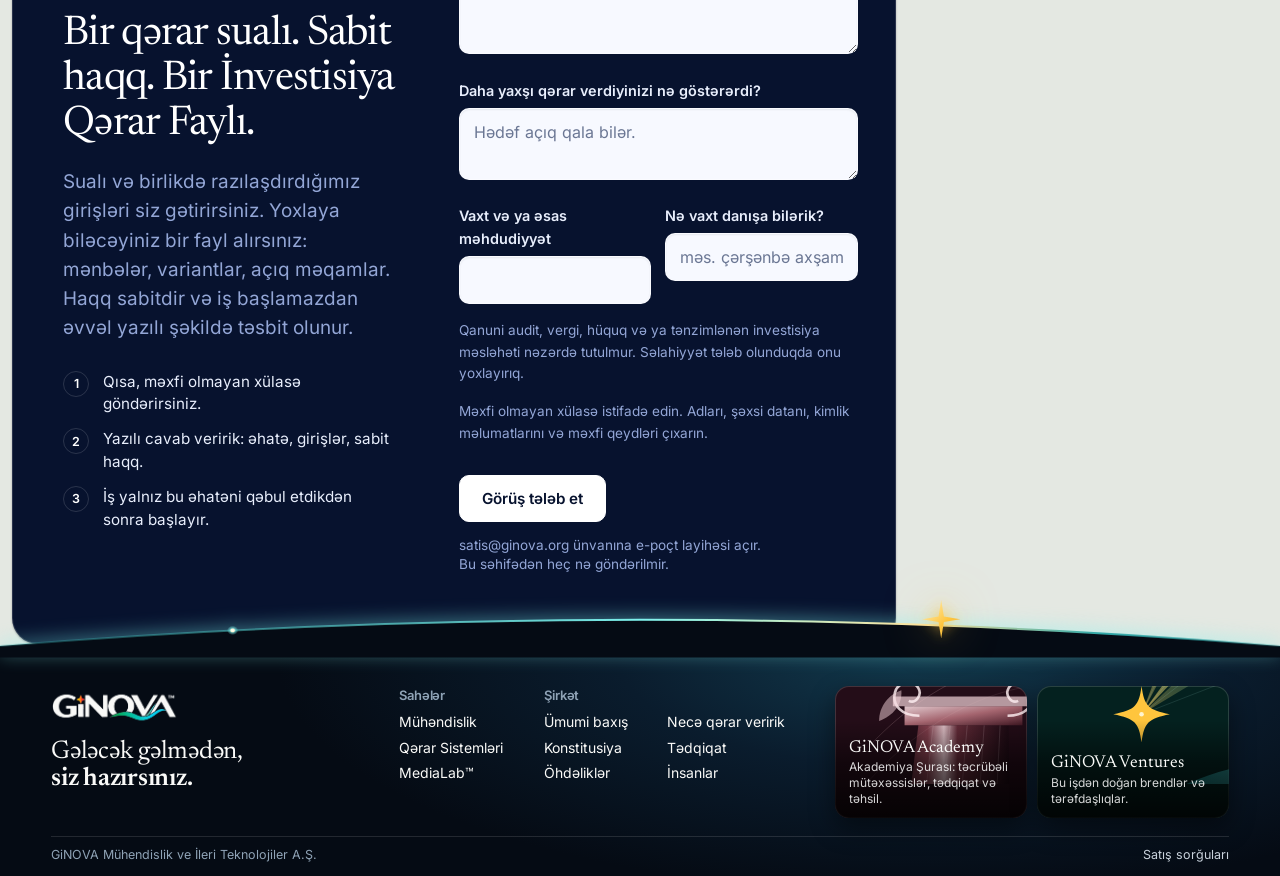
<file: az/index.html>
<!doctype html>
<html lang="az" dir="ltr" data-title-key="meta.title">
<head>
<meta charset="utf-8">
<meta name="viewport" content="width=device-width,initial-scale=1">
<title>GiNOVA Qərar Sistemləri | Yoxlanıla bilən qərarlar</title>
<script>/* Opening: decided before first paint so there is no flash. Not for reduced motion, a deep link or a scrolled page. */
(function(){try{var d=document.documentElement;if(!matchMedia('(prefers-reduced-motion: reduce)').matches&&!document.hidden&&(!location.hash||location.hash==='#intro')&&!(window.scrollY>20)&&!/[?&]still=1/.test(location.search))d.classList.add('intro-play')}catch(e){}})();</script>
<meta name="description" content="Korporativ generativ süni intellekt və idarə heyəti səviyyəsində hesabatlılıq. Bir qərar sualı, sabit haqq və bir İnvestisiya Qərar Faylı; hər iddia mənbəyə bağlanır, adı bəlli şəxs nəzərdən keçirir.">
<link rel="canonical" href="https://consultancy.ginova.net/az/">
<link rel="alternate" hreflang="en" href="https://consultancy.ginova.net/">
<link rel="alternate" hreflang="it" href="https://consultancy.ginova.net/it/">
<link rel="alternate" hreflang="de" href="https://consultancy.ginova.net/de/">
<link rel="alternate" hreflang="es" href="https://consultancy.ginova.net/es/">
<link rel="alternate" hreflang="tr" href="https://consultancy.ginova.net/tr/">
<link rel="alternate" hreflang="az" href="https://consultancy.ginova.net/az/">
<link rel="alternate" hreflang="ar" href="https://consultancy.ginova.net/ar/">
<link rel="alternate" hreflang="zh-Hans" href="https://consultancy.ginova.net/zh/">
<link rel="alternate" hreflang="x-default" href="https://consultancy.ginova.net/">
<meta property="og:type" content="website">
<meta property="og:site_name" content="GiNOVA">
<meta property="og:locale" content="az_AZ">
<meta property="og:title" content="GiNOVA Qərar Sistemləri | Yoxlanıla bilən qərarlar">
<meta property="og:description" content="Korporativ generativ süni intellekt və idarə heyəti səviyyəsində hesabatlılıq. Bir qərar sualı, sabit haqq və bir İnvestisiya Qərar Faylı; hər iddia mənbəyə bağlanır, adı bəlli şəxs nəzərdən keçirir.">
<meta property="og:url" content="https://consultancy.ginova.net/az/">
<meta property="og:image" content="https://consultancy.ginova.net/chrome/og.png">
<meta name="twitter:card" content="summary_large_image">
<script type="application/ld+json">{"@context": "https://schema.org", "@graph": [{"@type": "Organization", "@id": "https://ginova.org/#org", "name": "GiNOVA", "url": "https://ginova.org/", "logo": "https://consultancy.ginova.net/chrome/crest.png", "email": "satis@ginova.org"}, {"@type": "WebSite", "@id": "https://consultancy.ginova.net/#site", "url": "https://consultancy.ginova.net/", "name": "GiNOVA Qərar Sistemləri", "inLanguage": ["en", "it", "de", "es", "tr", "az", "ar", "zh-Hans"], "publisher": {"@id": "https://ginova.org/#org"}}, {"@type": "WebPage", "url": "https://consultancy.ginova.net/az/", "name": "GiNOVA Qərar Sistemləri | Yoxlanıla bilən qərarlar", "description": "Korporativ generativ süni intellekt və idarə heyəti səviyyəsində hesabatlılıq. Bir qərar sualı, sabit haqq və bir İnvestisiya Qərar Faylı; hər iddia mənbəyə bağlanır, adı bəlli şəxs nəzərdən keçirir.", "inLanguage": "az", "isPartOf": {"@id": "https://consultancy.ginova.net/#site"}}, {"@type": "Service", "name": "GiNOVA Qərar Sistemləri", "description": "Korporativ generativ süni intellekt və idarə heyəti səviyyəsində hesabatlılıq. Bir qərar sualı, sabit haqq və bir İnvestisiya Qərar Faylı; hər iddia mənbəyə bağlanır, adı bəlli şəxs nəzərdən keçirir.", "url": "https://consultancy.ginova.net/az/", "provider": {"@id": "https://ginova.org/#org"}, "hasOfferCatalog": {"@type": "OfferCatalog", "name": "Üç əhatəli nəticə", "itemListElement": [{"@type": "Offer", "itemOffered": {"@type": "Service", "name": "Generativ Sİ İstifadə Prioritetləri", "description": "Generativ süni intellektin əvvəlcə harada sınanmağa dəyər olduğu, harada olmadığı. Biznes problemləri, dəyər fərziyyələri, data və giriş tələbləri, pilotun qəbul meyarları."}}, {"@type": "Offer", "itemOffered": {"@type": "Service", "name": "İdarə Heyəti Qərar Faylı", "description": "İdarə heyətindən nəyə, hansı sübuta əsasən qərar verməsi istənilir. Mənbəsi izlənə bilən məlumat, fərziyyələr, variantlar, ssenarilər, risklər və açıq məqamlar."}}, {"@type": "Offer", "itemOffered": {"@type": "Service", "name": "İnsan Nəzarətli İş Axını Prototipi", "description": "İş axınının süni intellektlə işləyib yenə də yoxlana bilib-bilməyəcəyi. Səlahiyyətli data, nəzarət nöqtələri, test qeydləri və təhvil qeydləri."}}]}}]}</script>
<link rel="icon" type="image/svg+xml" href="../chrome/favicon.svg">
<link rel="stylesheet" href="../fonts/fonts.css">
<link rel="stylesheet" href="../chrome/chrome.css">
<link rel="stylesheet" href="../style.css">
<link rel="stylesheet" href="../site.css">
</head>
<body>
<a class="gn-skip" href="#main" data-c="skip">Məzmuna keç</a>
<header class="gn-header" id="gnHeader" style="--gn-accent:#1945de">
  <div class="gn-nav" id="gnNav">
    <a class="gn-brand" href="https://ginova.org/" data-route="https://ginova.org/" data-ca="home" aria-label="GiNOVA ana səhifə">
      <span class="gn-crest"><img src="../chrome/crest.png" width="62" height="56" alt=""><img class="lt" src="../chrome/crest-light.png" width="62" height="56" alt=""></span>
      <span class="gn-word"><span class="gn-wm"><img class="gn-wordmark" src="../chrome/primary.png" width="140" height="32" alt="GiNOVA"><img class="gn-wordmark lt" src="../chrome/primary-light.png" width="140" height="32" alt=""></span><span class="gn-motto" data-c="motto.decision">“Daha yaxşı qərarların mühəndisliyi.”</span></span>
    </a>
    <span class="gn-gap" aria-hidden="true"><span class="gn-sec"><i class="n"></i><i class="rule"></i><b class="t"></b></span></span>
    <div class="gn-links" id="gnLinks">
      <a class="gn-co" id="gnCompany" href="https://ginova.org/company/" data-route="https://ginova.org/company/" data-c="company">Şirkət</a>
      <a class="gn-contact" id="gnContact" href="#start" data-ca="nav.contact" aria-label="Əlaqə"><span class="gn-contact-label" data-c="nav.contact">Əlaqə</span></a>
      <button class="gn-menu" id="gnMenuBtn" type="button" aria-expanded="false" aria-controls="gnOverlay"><span class="lbl" data-c="menu">Menyu</span><span class="bars" aria-hidden="true"><i></i><i></i></span></button>
      <div class="language-switcher" data-language-theme="portal"><select id="language-select" class="language-native" aria-label="Language"><option data-group="1" value="en" lang="en" dir="ltr">English</option><option data-group="1" value="it" lang="it" dir="ltr">Italiano</option><option data-group="1" value="de" lang="de" dir="ltr">Deutsch</option><option data-group="1" value="es" lang="es" dir="ltr">Español</option><option data-group="2" value="tr" lang="tr" dir="ltr">Türkçe</option><option data-group="2" value="az" lang="az" dir="ltr" selected>Azerbaycani</option><option data-group="3" value="ar" lang="ar" dir="rtl">العربية</option><option data-group="3" value="zh" lang="zh-Hans" dir="ltr">简体中文</option></select></div>
    </div>
  </div>
  <span class="gn-prog" aria-hidden="true"><i></i></span>
</header>
<div class="gn-ov" id="gnOverlay" role="dialog" aria-modal="true" data-ca="menu" aria-label="Menyu" data-site="decision" data-cur="decision">
  <div class="gn-ovbg" aria-hidden="true"><i class="l" data-s="engineering" style="background-color:#07131b;background-image:url(../chrome/pop-engineering.svg);background-position:center 64%"></i><i class="l" data-s="decision" style="background-color:#050934;background-image:url(../chrome/pop-decision.svg);background-position:center 34%"></i><i class="l" data-s="medialab" style="background-color:#1a0b2e;background-image:url(../chrome/pop-medialab.svg);background-position:center 42%"></i><i class="l" data-s="academy" style="background-color:#240d18;background-image:url(../chrome/pop-academy.svg);background-position:right 20%"></i><i class="l" data-s="ventures" style="background-color:#04211f;background-image:url(../chrome/pop-ventures.svg);background-position:right 14%"></i><i class="wash"></i></div>
  <div class="gn-ovin">
    <nav class="gn-ovsites" data-ca="sites" aria-label="GiNOVA.NET saytları">
      <p class="gn-ph" data-c="sites.h">GiNOVA.NET</p>
      <ol>
        <li><a class="gn-row" href="https://engineering.ginova.net/" data-route="https://engineering.ginova.net/" data-s="engineering"><span class="ix">01</span><span class="nm" data-c="nav.engineering">Mühəndislik</span><svg class="go" viewBox="0 0 24 24" width="22" height="22" fill="none" stroke="currentColor" stroke-width="1.6" stroke-linecap="round" stroke-linejoin="round" aria-hidden="true"><path d="M7 17 17 7M8 7h9v9"/></svg><span class="d" data-c="d.engineering">İstehsal sistemləri, texniki-iqtisadi əsaslandırma, qida daxil məhsul və proses inkişafı.</span></a></li>
        <li class="is-cur"><div class="gn-row" aria-current="page"><span class="ix">02</span><span class="nm" data-c="nav.decision">Qərar Sistemləri</span><em class="here" data-c="here">Buradasınız</em><span class="d" data-c="d.decision">Məsləhətçilik, data və süni intellekt: bir qərar sualı, sabit haqq, bir İnvestisiya Qərar Faylı.</span></div></li>
        <li><a class="gn-row" href="https://medialab.ginova.net/" data-route="https://medialab.ginova.net/" data-s="medialab"><span class="ix">03</span><span class="nm" dir="ltr" data-c="nav.medialab">MediaLab™</span><svg class="go" viewBox="0 0 24 24" width="22" height="22" fill="none" stroke="currentColor" stroke-width="1.6" stroke-linecap="round" stroke-linejoin="round" aria-hidden="true"><path d="M7 17 17 7M8 7h9v9"/></svg><span class="d" data-c="d.medialab">Sifarişlə veb, film, səs və brend kommunikasiyası.</span></a></li>
        <li><a class="gn-row" href="https://academy.ginova.net/" data-route="https://academy.ginova.net/" data-s="academy"><span class="ix">04</span><span class="nm" data-c="nav.academy">Akademiya</span><svg class="go" viewBox="0 0 24 24" width="22" height="22" fill="none" stroke="currentColor" stroke-width="1.6" stroke-linecap="round" stroke-linejoin="round" aria-hidden="true"><path d="M7 17 17 7M8 7h9v9"/></svg><span class="d" data-c="d.academy">Akademiya Şurası: təcrübəli mütəxəssislər, tədqiqat və təhsil.</span></a></li>
        <li><a class="gn-row" href="https://ventures.ginova.net/" data-route="https://ventures.ginova.net/" data-s="ventures"><span class="ix">05</span><span class="nm" data-c="nav.ventures">Ventures</span><svg class="go" viewBox="0 0 24 24" width="22" height="22" fill="none" stroke="currentColor" stroke-width="1.6" stroke-linecap="round" stroke-linejoin="round" aria-hidden="true"><path d="M7 17 17 7M8 7h9v9"/></svg><span class="d" data-c="d.ventures">Bu işdən doğan brendlər və tərəfdaşlıqlar.</span></a></li>
      </ol>
    </nav>
    <nav class="gn-ovpage" data-ca="pagenav" aria-label="pagenav">
      <p class="gn-ph" data-c="menu.page">Bu səhifədə</p>
      <ol>
        <li><a class="gn-pl" href="#intro" data-c="rail.promise">Vəd</a></li>
        <li><a class="gn-pl" href="#desk" data-c="rail.desk">Masa</a></li>
        <li><a class="gn-pl" href="#prices" data-c="rail.prices">Qiymətlər</a></li>
        <li><a class="gn-pl" href="#work" data-c="rail.work">İş</a></li>
        <li><a class="gn-pl" href="#method" data-c="rail.method">Metod</a></li>
        <li><a class="gn-pl" href="#start" data-c="rail.start">Başlanğıc</a></li>
      </ol>
      <a class="gn-all" href="https://ginova.org/#gn-company-overview" data-route="https://ginova.org/#gn-company-overview" data-c="nav.about">Haqqımızda</a>
    </nav>
    <div class="gn-ovfoot" id="gnOvFoot"></div>
  </div>
</div>


<div class="field" aria-hidden="true"><span>02</span><b data-c="long.decision">Məsləhətçilik &amp;
Qərar Sistemləri</b></div>


<main id="main">

<!-- 1. Promise: the headline, with the dossier resting on the blue card -->
<section id="intro" class="screen s-intro" data-nav="rail.promise" aria-labelledby="h-intro">
  <div class="curtains" aria-hidden="true">
    <div class="cur p1 c-eng"><span>01</span><b data-c="nav.engineering">Mühəndislik</b></div>
    <div class="cur p2 home"><span>02</span><b data-c="long.decision">Məsləhətçilik &amp;
Qərar Sistemləri</b></div>
    <div class="cur p3 c-med"><span>03</span><b data-c="nav.medialab" dir="ltr">MediaLab™</b></div>
  </div>
  <div class="hero-art" aria-hidden="true"><img src="../img/hero/night-walk-1600.webp" srcset="../img/hero/night-walk-1600.webp 1600w, ../img/hero/night-walk-3200.webp 3200w" sizes="100vw" alt="" width="3200" height="2552" fetchpriority="high" decoding="async"></div>
  <div class="wrap intro-grid">
    <div class="intro-copy">
      <p class="kicker" data-t="intro.kicker">Qərar Sistemləri və Məsləhətçilik</p>
      <h1 id="h-intro" data-t="intro.h1">Qəbul etməzdən əvvəl yoxlaya biləcəyiniz qərarlar.</h1>
      <p class="lede" data-t="intro.lede">Korporativ generativ süni intellekt və idarə heyəti səviyyəsində hesabatlılıq. Hər iddia mənbəyə bağlanır, hər fərziyyə yazılır və adı bəlli bir şəxs nəticəni nəzərdən keçirir.</p>
      <p class="actions">
        <a class="btn btn-solid" href="#start" data-t="intro.cta1">Bir sualla başlayın</a>
        <a class="btn btn-line" href="#desk" data-t="intro.cta2">Bugünkü masaya baxın</a>
      </p>
      <button class="filmchip" id="filmOpen" type="button" aria-haspopup="dialog">
        <span class="thumb" aria-hidden="true"></span>
        <svg class="pl" viewBox="0 0 24 24" width="14" height="14" fill="currentColor" aria-hidden="true"><path d="M8 5.5v13a1 1 0 0 0 1.5.86l10.5-6.5a1 1 0 0 0 0-1.72L9.5 4.64A1 1 0 0 0 8 5.5Z"/></svg>
        <span class="ft" data-t="film.open">Filmə bax, 10 san</span>
      </button>
    </div>

    <figure class="sheet" data-taria="sheet.label" aria-label="İdarə heyəti qərar faylından nümunə səhifə">
      <div class="sheet-head">
        <span data-t="sheet.head">İdarə Heyəti Qərar Faylı</span>
        <span data-t="sheet.badge">Nümunə</span>
      </div>
      <dl>
        <div><dt data-t="sheet.q">Sual</dt><dd data-t="sheet.q.v">İdarə heyəti təchizatçı müqavilələrinin yoxlanması üçün generativ süni intellektdən istifadə edən pilotu təsdiq etməlidirmi?</dd></div>
        <div><dt data-t="sheet.s">Mənbələr</dt><dd data-t="sheet.s.v">Müqavilə arxivi, satınalma siyasəti, iki müsahibə. Hər biri səhifə və tarixlə göstərilir.</dd></div>
        <div><dt data-t="sheet.a">Fərziyyələr</dt><dd data-t="sheet.a.v">Müqavilələr bir dildədir. Yekun imza hüquqda qalır. Hər ikisi yazılıdır, hər ikisi sorğulana bilər.</dd></div>
        <div><dt data-t="sheet.o">Variantlar</dt><dd data-th="sheet.o.v"><b>A</b> Bir kateqoriyada pilot. <b>B</b> Hamısında pilot. <b>C</b> Bir rüb gözləmək.</dd></div>
        <div><dt data-t="sheet.p">Açıq məqamlar</dt><dd data-t="sheet.p.v">İstisnalar siyahısı kimdədir? Hansı data qurumdan kənara çıxa bilər?</dd></div>
      </dl>
      <figcaption data-t="sheet.cap">Nümunə quruluşdur; tamamlanmış müştəri faylı deyil.</figcaption>
    </figure>
  </div>
</section>

<!-- 2. The Desk -->
<section id="desk" class="screen s-desk" data-nav="rail.desk" aria-labelledby="h-desk">
  <div class="desk" id="deskRoot">
    <header class="desk-top">
      <div>
        <p class="kicker" data-t="desk.kicker">Masa</p>
        <h2 id="h-desk" data-t="desk.h2">Son yeddi gündə nələr oldu: dörd agent oxudu və sıraladı.</h2>
      </div>
      <div class="desk-status">
        <span class="live" id="deskLive"><i></i><b id="deskState">&hellip;</b></span>
        <span id="deskMeta">&nbsp;</span>
        <button class="getnews" id="deskGet" type="button" aria-haspopup="dialog" data-t="sub.cta">Fokuslu xəbərlər al</button>
        <button class="pause" id="deskPause" type="button" aria-pressed="false" data-t="btn.pause">Hərəkəti dayandır</button>
      </div>
    </header>

    <div class="desk-main">
      <section class="agents" data-taria="desk.agents.label" aria-label="Dörd agent">
        <h3 data-t="desk.agents">Növbədəki agentlər</h3>
        <ul id="agents">
          <li data-a="scout"><b data-t="agent.scout">Kəşfiyyatçı</b><span class="do" data-t="agent.scout.do">Masanın lent faylını gətirir</span><em class="now" data-now>&mdash;</em><strong data-n>0</strong></li>
          <li data-a="reader"><b data-t="agent.reader">Oxucu</b><span class="do" data-t="agent.reader.do">Başlığı və keçidi götürür, məqaləni heç vaxt</span><em class="now" data-now>&mdash;</em><strong data-n>0</strong></li>
          <li data-a="sorter"><b data-t="agent.sorter">Təsnifatçı</b><span class="do" data-t="agent.sorter.do">Hər xəbərə bir mövzu verir</span><em class="now" data-now>&mdash;</em><strong data-n>0</strong></li>
          <li data-a="editor"><b data-t="agent.editor">Redaktor</b><span class="do" data-t="agent.editor.do">Sahə, mövzu və yaşa görə xal verir</span><em class="now" data-now>&mdash;</em><strong data-n>0</strong></li>
        </ul>
        <h3 class="log-h" data-t="desk.activity">Fəaliyyət</h3>
        <ol class="log" id="deskLog" data-taria="desk.log.label" aria-label="Agent fəaliyyəti, ən yenisi yuxarıda"></ol>
      </section>

      <section class="radar-wrap" data-taria="desk.radar.label" aria-label="Başlıqların mövzu və yaşa görə radarı">
        <div class="filters-row">
        <div class="filters" role="group" data-taria="desk.filter.label" aria-label="Sahəyə görə süz" id="deskFilters">
          <button type="button" data-lane="all" aria-pressed="true"><span data-t="lane.all">Bütün sahələr</span></button>
          <button type="button" data-lane="decision" aria-pressed="false"><i style="--c:var(--l-decision)"></i><span data-t="lane.decision">Qərar sistemləri</span></button>
          <button type="button" data-lane="ai" aria-pressed="false"><i style="--c:var(--l-ai)"></i><span data-t="lane.ai">Süni intellekt sənayesi</span></button>
          <button type="button" data-lane="world" aria-pressed="false"><i style="--c:var(--l-world)"></i><span data-t="lane.world">Geosiyasət və geoiqtisadiyyat</span></button>
          <button type="button" data-lane="engineering" aria-pressed="false"><i style="--c:var(--l-engineering)"></i><span data-t="lane.engineering">Mühəndislik</span></button>
          <button type="button" data-lane="food" aria-pressed="false"><i style="--c:var(--l-food)"></i><span data-t="lane.food">Qida</span></button>
          <button type="button" data-lane="media" aria-pressed="false"><i style="--c:var(--l-media)"></i><span data-t="lane.media">Media</span></button>
        </div>
        <button type="button" class="allbtn" id="deskAll" aria-pressed="false" hidden></button>
        </div>
        <div class="radar" id="radar">
          <div class="plot" id="plot"></div>
          <div class="tip" id="tip" role="status" hidden></div>
        </div>
      </section>

      <section class="rank" data-taria="desk.rank.label" aria-label="Öndə gələn başlıqlar, sıralı">
        <h3 data-t="desk.ranked">İndiki sıralama</h3>
        <ol id="rank"></ol>
      </section>
    </div>

    <div class="srcline" id="deskSrcLine" data-taria="desk.src" aria-label="İzlədiyimiz mənbələr" hidden>
      <span class="srcline-h" data-t="desk.src">İzlədiyimiz mənbələr</span>
      <div class="srcline-run"><div class="srcline-track" id="deskSrc"></div></div>
    </div>

    <p class="desk-note" data-t="desk.note">Yalnız başlıq və keçid; hər biri naşirdə açılır. Mövzu və xallar sabit qaydalardan gəlir, dil modelindən deyil. Dörd agent bu gün kiçik skriptlərdir. Başlıqlar süni intellektlə avtomatik tərcümə olunur; orijinal ingiliscə başlıq nöqtənin üzərinə gələndə görünür.</p>
    <noscript><p class="desk-note">The desk needs JavaScript. Without it, open the sources directly: Food Dive, MIT Technology Review, Engineering.com, Variety.</p></noscript>
  </div>

  <dialog class="subdlg" id="subDlg" aria-labelledby="subH">
    <form class="sub-in" id="subForm" method="dialog" novalidate>
      <button class="dlg-x" id="subClose" type="button" data-ca="close" aria-label="Bağla"><svg viewBox="0 0 24 24" width="18" height="18" fill="none" stroke="currentColor" stroke-width="1.8" stroke-linecap="round" aria-hidden="true"><path d="M6 6l12 12M18 6 6 18"/></svg></button>
      <h3 id="subH" data-t="sub.h">Fokuslu bazar xəbərləri, işlədiyiniz yerdə</h3>
      <p class="sub-lede" data-t="sub.lede">Nəyi izləməyimizi və harada almaq istədiyinizi bildirin. İndi sizə nə göndərə biləcəyimizi yazılı cavabla təsdiqləyirik.</p>
      <fieldset><legend data-t="sub.what">Nəyi izləyək</legend>
        <div class="sub-grid">
          <label class="sub-opt"><input type="checkbox" name="f" value="decision"><span data-t="lane.decision">Qərar sistemləri</span></label>
          <label class="sub-opt"><input type="checkbox" name="f" value="ai"><span data-t="lane.ai">Süni intellekt sənayesi</span></label>
          <label class="sub-opt"><input type="checkbox" name="f" value="world"><span data-t="lane.world">Geosiyasət və geoiqtisadiyyat</span></label>
          <label class="sub-opt"><input type="checkbox" name="f" value="engineering"><span data-t="lane.engineering">Mühəndislik</span></label>
          <label class="sub-opt"><input type="checkbox" name="f" value="food"><span data-t="lane.food">Qida</span></label>
          <label class="sub-opt"><input type="checkbox" name="f" value="media"><span data-t="lane.media">Media</span></label>
        </div>
      </fieldset>
      <fieldset><legend data-t="sub.where">Harada almaq istəyirsiniz</legend>
        <div class="sub-grid">
          <label class="sub-opt" aria-disabled="true"><input type="checkbox" checked disabled><span data-t="sub.ch.page">Bu səhifədə</span><em class="sub-chip live" data-t="sub.chip.live">İndi aktivdir</em></label>
          <label class="sub-opt"><input type="checkbox" name="c" value="email" checked><span data-t="sub.ch.email">E-poçt</span><em class="sub-chip" data-t="sub.chip.req">Sorğu ilə</em></label>
          <label class="sub-opt"><input type="checkbox" name="c" value="whatsapp"><span data-t="sub.ch.wa">WhatsApp</span><em class="sub-chip plan" data-t="sub.chip.plan">Planlaşdırılır</em></label>
          <label class="sub-opt"><input type="checkbox" name="c" value="desktop"><span data-t="sub.ch.desk">Masaüstü bildirişləri</span><em class="sub-chip plan" data-t="sub.chip.plan">Planlaşdırılır</em></label>
        </div>
      </fieldset>
      <label class="sub-nl" for="subNote" data-t="sub.note">Xüsusi izləməli bir şey varmı? Məhsullar, ölkələr, rəqiblər.</label>
      <textarea id="subNote" rows="3" maxlength="600"></textarea>
      <p class="actions"><button class="btn btn-solid" id="subGo" type="submit" data-t="sub.go">Sorğumu hazırla</button>
        <span class="fine" data-t="start.fine">satis@ginova.org ünvanına e-poçt layihəsi açır. Bu səhifədən heç nə göndərilmir.</span></p>
    </form>
  </dialog>
</section>



<!-- Price watch: Ankara diesel, traced, followed, forecast -->
<section id="prices" class="screen s-prices" data-nav="rail.prices" aria-labelledby="h-prices">
  <div class="wrap pw">
    <div class="pw-head">
      <p class="kicker" data-p="kicker">Price watch</p>
      <h2 id="h-prices" data-p="h2">We trace it. We follow it. We forecast it.</h2>
      <p class="lede" data-p="lede">The pump price is built from tax, the dollar and the world market. Move the five inputs and see where the price lands.</p>
    </div>
    <div class="pw-pick"><label for="pwSel" data-p="pick">Commodity</label><select id="pwSel"></select><button type="button" class="getnews" id="pwReport" data-p="report">Get a focused report</button></div>
    <div id="pwPending" class="pw-pending" hidden><h3 id="pwPName"></h3><p id="pwPWhat"></p><p id="pwPSrc" class="pw-note"></p></div>
    <div class="pw-grid" id="pwGrid">
      <figure class="pw-chart"><svg id="pwSvg" viewBox="0 0 720 420" role="img" data-paria="chart" aria-label="Ankara diesel price, observed and forecast"></svg>
        <figcaption id="pwLegend" class="pw-leg"></figcaption></figure>
      <div class="pw-panel">
        <div class="pw-out" aria-live="polite"><span class="pw-k" data-p="out">Estimated Ankara pump price</span><b id="pwVal">—</b><span id="pwCmp" class="pw-cmp"></span></div>
        <div id="pwSliders" class="pw-sl"></div>
        <p class="pw-btns"><button type="button" class="allbtn" id="pwNow" data-p="reset">Today, nothing moves</button><button type="button" class="allbtn" id="pwStress" data-p="stress">Stress case</button></p>
      </div>
    </div>
    <p class="pw-track" id="pwTrack"></p>
    <p class="pw-note" data-p="note">A scenario calculator, not advice. The grey band is the GiNOVA G-0 model of 24 September 2026 and does not change when you move the sliders. Pump price = ((world diesel + margin + risk premium) per litre × USD/TRY + ÖTV) × 1.20 KDV.</p>
  </div>
</section>


<!-- 3. Work -->
<section id="work" class="screen s-work" data-nav="rail.work" aria-labelledby="h-work">
  <div class="wrap">
    <p class="kicker" data-t="work.kicker">Üç əhatəli nəticə</p>
    <h2 id="h-work" data-t="work.h2">Bir sual. Bir nəticə. İmzalayan bir şəxs.</h2>
    <div class="offers">
      <article>
        <h3 data-t="work.1.t">Generativ Sİ İstifadə Prioritetləri</h3>
        <dl>
          <div><dt data-t="work.dt1">Həll ediləcək qərar</dt><dd data-t="work.1.d">Generativ süni intellektin əvvəlcə harada sınanmağa dəyər olduğu, harada olmadığı. Biznes problemləri, dəyər fərziyyələri, data və giriş tələbləri, pilotun qəbul meyarları.</dd></div>
          <div><dt data-t="work.dt2">Nəticə</dt><dd data-t="work.1.o">İstifadə prioritetləri faylı.</dd></div>
          <div><dt data-t="work.dt3">Məsuliyyət</dt><dd data-t="work.1.r">İnsan nəzərdən keçirməsi və səlahiyyətli təsdiq tələb olunur.</dd></div>
        </dl>
      </article>
      <article>
        <h3 data-t="work.2.t">İdarə Heyəti Qərar Faylı</h3>
        <dl>
          <div><dt data-t="work.dt1">Həll ediləcək qərar</dt><dd data-t="work.2.d">İdarə heyətindən nəyə, hansı sübuta əsasən qərar verməsi istənilir. Mənbəsi izlənə bilən məlumat, fərziyyələr, variantlar, ssenarilər, risklər və açıq məqamlar.</dd></div>
          <div><dt data-t="work.dt2">Nəticə</dt><dd data-t="work.2.o">İdarə heyəti qərar faylı.</dd></div>
          <div><dt data-t="work.dt3">Məsuliyyət</dt><dd data-t="work.2.r">Qərar səlahiyyəti təşkilatın rəhbərliyində qalır.</dd></div>
        </dl>
      </article>
      <article>
        <h3 data-t="work.3.t">İnsan Nəzarətli İş Axını Prototipi</h3>
        <dl>
          <div><dt data-t="work.dt1">Həll ediləcək qərar</dt><dd data-t="work.3.d">İş axınının süni intellektlə işləyib yenə də yoxlana bilib-bilməyəcəyi. Səlahiyyətli data, nəzarət nöqtələri, test qeydləri və təhvil qeydləri.</dd></div>
          <div><dt data-t="work.dt2">Nəticə</dt><dd data-t="work.3.o">Tək iş axını prototip sənədi.</dd></div>
          <div><dt data-t="work.dt3">Məsuliyyət</dt><dd data-t="work.3.r">Tətbiq, inteqrasiya və əməliyyat qəbulu ayrıca əhatə tələb edir.</dd></div>
        </dl>
      </article>
    </div>
  </div>
</section>

<!-- 4. Method -->
<section id="method" class="screen s-method" data-nav="rail.method" aria-labelledby="h-method">
  <div class="wrap">
    <p class="kicker" data-t="method.kicker">Hər nəticədə</p>
    <h2 id="h-method" data-t="method.h2">Siqnaldan qərara beş addımda.</h2>
    <div class="steps" id="steps" role="tablist" data-taria="method.label" aria-label="Qərar addımları">
      <button role="tab" aria-selected="true"  aria-controls="stepPanel" id="t0" data-i="0"><span>1</span><bdi data-t="step.0.n">Siqnal</bdi></button>
      <button role="tab" aria-selected="false" aria-controls="stepPanel" id="t1" data-i="1" tabindex="-1"><span>2</span><bdi data-t="step.1.n">Kontekst</bdi></button>
      <button role="tab" aria-selected="false" aria-controls="stepPanel" id="t2" data-i="2" tabindex="-1"><span>3</span><bdi data-t="step.2.n">Sınaq</bdi></button>
      <button role="tab" aria-selected="false" aria-controls="stepPanel" id="t3" data-i="3" tabindex="-1"><span>4</span><bdi data-t="step.3.n">Variantlar</bdi></button>
      <button role="tab" aria-selected="false" aria-controls="stepPanel" id="t4" data-i="4" tabindex="-1"><span>5</span><bdi data-t="step.4.n">Qərar</bdi></button>
    </div>
    <div class="track" aria-hidden="true"><i id="trackFill"></i></div>
    <div class="step-panel" id="stepPanel" role="tabpanel" aria-labelledby="t0" tabindex="0">
      <h3 id="stepTitle"></h3>
      <p id="stepBody"></p>
    </div>
    <p class="hint" data-t="method.hint">Bir addım seçin və ya ox düymələrindən istifadə edin.</p>
  </div>
</section>

<!-- 6. Start: the first offer, what happens next, and the request -->
<section id="start" class="screen s-start" data-nav="rail.start" aria-labelledby="h-start">
  <div class="wrap start-grid">
    <div>
      <p class="kicker" data-t="start.kicker">İlk addım</p>
      <h2 id="h-start" data-t="start.h2">Bir qərar sualı. Sabit haqq. Bir İnvestisiya Qərar Faylı.</h2>
      <p class="lede" data-t="start.lede">Sualı və birlikdə razılaşdırdığımız girişləri siz gətirirsiniz. Yoxlaya biləcəyiniz bir fayl alırsınız: mənbələr, variantlar, açıq məqamlar. Haqq sabitdir və iş başlamazdan əvvəl yazılı şəkildə təsbit olunur.</p>
      <ol class="next" data-taria="next.label" aria-label="Sonra nə olur">
        <li><b aria-hidden="true">1</b><span data-t="next.1">Qısa, məxfi olmayan xülasə göndərirsiniz.</span></li>
        <li><b aria-hidden="true">2</b><span data-t="next.2">Yazılı cavab veririk: əhatə, girişlər, sabit haqq.</span></li>
        <li><b aria-hidden="true">3</b><span data-t="next.3">İş yalnız bu əhatəni qəbul etdikdən sonra başlayır.</span></li>
      </ol>
    </div>
    <form id="startForm" class="form" novalidate>
      <label for="f1" data-t="start.l1">Nə dəyişdi və ya sizi dayandırdı?</label>
      <textarea id="f1" rows="3" maxlength="900" data-tph="start.p1" placeholder="Müşahidə kifayətdir."></textarea>
      <label for="f2" data-t="start.l2">Daha yaxşı qərar verdiyinizi nə göstərərdi?</label>
      <textarea id="f2" rows="2" maxlength="600" data-tph="start.p2" placeholder="Hədəf açıq qala bilər."></textarea>
      <div class="two">
        <div><label for="f3" data-t="start.l3">Vaxt və ya əsas məhdudiyyət</label><input id="f3" type="text" maxlength="200"></div>
        <div><label for="f4" data-t="start.l4">Nə vaxt danışa bilərik?</label><input id="f4" type="text" maxlength="200" data-tph="start.p4" placeholder="məs. çərşənbə axşamı və ya cümə axşamı günorta"></div>
      </div>
      <p class="privacy" data-t="limits.3.d">Qanuni audit, vergi, hüquq və ya tənzimlənən investisiya məsləhəti nəzərdə tutulmur. Səlahiyyət tələb olunduqda onu yoxlayırıq.</p>
      <p class="privacy" data-t="start.privacy">Məxfi olmayan xülasə istifadə edin. Adları, şəxsi datanı, kimlik məlumatlarını və məxfi qeydləri çıxarın.</p>
      <p class="actions">
        <button class="btn btn-solid" id="startBtn" type="submit" data-t="start.btn">Görüş tələb et</button>
        <span class="fine" data-t="start.fine">satis@ginova.org ünvanına e-poçt layihəsi açır. Bu səhifədən heç nə göndərilmir.</span>
      </p>
    </form>
  </div>
</section>

</main>

<footer id="gn-contact" class="gn-world"><svg class="gw-limb" aria-hidden="true" viewBox="0 0 1440 60" preserveAspectRatio="none"><defs><linearGradient id="gwl" x1="0" x2="1"><stop stop-color="#2FA7A7" stop-opacity=".25"/><stop offset=".5" stop-color="#7FF3EE"/><stop offset=".72" stop-color="#FFE4A0"/><stop offset=".86" stop-color="#2FA7A7"/><stop offset="1" stop-color="#2FA7A7" stop-opacity=".25"/></linearGradient></defs><path d="M0 60V44Q720 -28 1440 44V60Z" fill="#050B14"/><path d="M0 44Q720 -28 1440 44" fill="none" stroke="url(#gwl)" stroke-width="2" vector-effect="non-scaling-stroke"/><defs><radialGradient id="gwb"><stop offset="0" stop-color="#fff"/><stop offset=".3" stop-color="#fff6d6"/><stop offset=".55" stop-color="#7FF3EE" stop-opacity=".55"/><stop offset="1" stop-color="#7FF3EE" stop-opacity="0"/></radialGradient></defs><ellipse class="gw-boom" cx="720" cy="8" rx="0" ry="0" fill="none" stroke="#BFFBF7" stroke-width="2" vector-effect="non-scaling-stroke" opacity="0"><animate attributeName="rx" dur="16s" repeatCount="indefinite" values="0;0;0;640;640" keyTimes="0;.745;.75;.84;1"/><animate attributeName="ry" dur="16s" repeatCount="indefinite" values="0;0;0;22;22" keyTimes="0;.745;.75;.84;1"/><animate attributeName="opacity" dur="16s" repeatCount="indefinite" values="0;0;.95;0;0" keyTimes="0;.745;.755;.84;1"/></ellipse><circle class="gw-orb" r="15" cx="0" cy="0" fill="url(#gwb)"><animateMotion dur="16s" repeatCount="indefinite" calcMode="spline" path="M0 44Q720 -28 1440 44" keyPoints="0;.5;1;.5;0" keyTimes="0;.25;.5;.75;1" keySplines=".1 .6 .4 1;.6 0 .9 .4;.6 0 .9 .4;.1 .6 .4 1"/><animate attributeName="r" dur="16s" repeatCount="indefinite" calcMode="spline" values="1.5;15;1.5;15;1.5" keyTimes="0;.25;.5;.75;1" keySplines=".1 .6 .4 1;.6 0 .9 .4;.6 0 .9 .4;.1 .6 .4 1"/></circle></svg><i class="gw-star" aria-hidden="true"><b></b></i><div class="gw-in"><div class="gw-brand"><img src="../chrome/wordmark-reversed.png" width="150" alt="GiNOVA"><p data-c="motto">Gələcək gəlmədən, siz hazırsınız.</p></div><nav aria-label="Sahələr" data-ca="fields"><h2 data-c="fields">Sahələr</h2><a href="https://engineering.ginova.net/" data-route="https://engineering.ginova.net/" data-c="nav.engineering">Mühəndislik</a><a href="https://consultancy.ginova.net/" data-route="https://consultancy.ginova.net/" data-c="nav.decision">Qərar Sistemləri</a><a href="https://medialab.ginova.net/" data-route="https://medialab.ginova.net/" dir="ltr">MediaLab™</a></nav><nav class="gw-co" aria-label="Şirkət" data-ca="company"><h2 data-c="company">Şirkət</h2><a data-route="https://ginova.org/company/" href="https://ginova.org/company/" data-c="overview">Ümumi baxış</a><a data-route="https://ginova.org/company/constitution/" href="https://ginova.org/company/constitution/" data-c="constitution">Konstitusiya</a><a data-route="https://ginova.org/company/commitments/" href="https://ginova.org/company/commitments/" data-c="commitments">Öhdəliklər</a><a data-route="https://ginova.org/company/how-we-decide/" href="https://ginova.org/company/how-we-decide/" data-c="decide">Necə qərar veririk</a><a data-route="https://ginova.org/company/research/" href="https://ginova.org/company/research/" data-c="research">Tədqiqat</a><a data-route="https://ginova.org/company/people/" href="https://ginova.org/company/people/" data-c="people">İnsanlar</a></nav><div class="gw-tiles"><a class="gw-tile gw-aca" data-route="https://ginova.org/company/academy/" href="https://ginova.org/company/academy/"><svg class="gw-art" aria-hidden="true" viewBox="-235 104 660 184" preserveAspectRatio="xMaxYMid slice" xmlns="http://www.w3.org/2000/svg"><defs><linearGradient id="fm" x1="0" x2="1"><stop stop-color="#1c0912"/><stop offset=".38" stop-color="#8c4452"/><stop offset=".5" stop-color="#f3d3d9"/><stop offset=".6" stop-color="#6b2f3c"/><stop offset="1" stop-color="#170710"/></linearGradient><linearGradient id="fr" x1="0" y1="0" x2="1" y2="1"><stop stop-color="#ffe6ea"/><stop offset=".5" stop-color="#b9737d"/><stop offset="1" stop-color="#4a1c28"/></linearGradient></defs><g transform="translate(44 -36)"><path d="M96 880L176 214H346L352 880Z" fill="url(#fm)" opacity=".9"/><path d="M372 880L402 300H520L560 880Z" fill="url(#fm)" opacity=".42"/><path d="M128 880L204 214M170 880L236 214M212 880L268 214M254 880L300 214M296 880L330 214" stroke="#ffe3e8" stroke-opacity=".3" fill="none"/><path d="M150 214H372V178H150Z" fill="url(#fr)" opacity=".86"/><path d="M128 178H396V160H128Z" fill="#f3d3d9" opacity=".7"/><path d="M178 196c-34 0-52-20-46-44 5-20 34-25 44-8 8 14-6 30-18 24" fill="none" stroke="#fff0f2" stroke-width="5" stroke-opacity=".82"/><path d="M344 196c34 0 52-20 46-44-5-20-34-25-44-8-8 14 6 30 18 24" fill="none" stroke="#fff0f2" stroke-width="5" stroke-opacity=".82"/></g><path d="M-40 500C110 90 440 -30 680 90" fill="none" stroke="#f2c3cc" stroke-opacity=".34"/><path d="M-40 560C130 130 470 20 680 150" fill="none" stroke="#f2c3cc" stroke-opacity=".18"/><g fill="#f3d3d9" fill-opacity=".5"><path d="M86 268c-4-30 12-54 34-66 6 28-8 52-34 66z"/><path d="M146 170c0-28 18-50 42-58 2 28-16 48-42 58z"/><path d="M226 104c6-26 28-42 52-44-4 26-26 42-52 44z"/><path d="M320 66c12-22 36-32 60-28-10 24-34 34-60 28z"/><path d="M428 54c16-18 42-22 62-12-14 20-40 26-62 12z"/></g><circle cx="305" cy="92" r="5" fill="#fff4f6"/></svg><span><strong lang="en" dir="ltr">GiNOVA Academy</strong><small data-c="academy">Akademiya Şurası: təcrübəli mütəxəssislər, tədqiqat və təhsil.</small></span></a><a class="gw-tile gw-ven" data-route="https://ginova.org/company/ventures/" href="https://ginova.org/company/ventures/"><svg class="gw-art" aria-hidden="true" viewBox="-280 504 770 214" preserveAspectRatio="xMaxYMid slice" xmlns="http://www.w3.org/2000/svg"><defs><linearGradient id="ft" x1="0" x2="1"><stop stop-color="#02403f"/><stop offset=".5" stop-color="#00b4be"/><stop offset="1" stop-color="#7ff3ee"/></linearGradient><linearGradient id="fy" x1="0" y1="1" x2="1" y2="0"><stop stop-color="#ffc04d"/><stop offset=".45" stop-color="#00b4be" stop-opacity=".6"/><stop offset="1" stop-color="#02403f" stop-opacity="0"/></linearGradient></defs><g transform="translate(122 -44)"><path d="M176 610L640 -30V120Z" fill="url(#fy)" opacity=".62"/><path d="M176 610L640 170V330Z" fill="url(#fy)" opacity=".34"/><path d="M176 610L420 -40H520Z" fill="url(#fy)" opacity=".42"/><path d="M176 610L640 40M176 610L640 250M176 610L470 -40M176 610L640 430" stroke="#b9fff7" stroke-opacity=".26" fill="none"/></g><path d="M-40 742C96 676 214 792 334 744S540 650 640 700V880H-40Z" fill="url(#ft)" opacity=".5"/><path d="M-40 780C110 712 230 830 350 780S550 690 640 736" fill="none" stroke="#7ff3ee" stroke-width="10" stroke-opacity=".78"/><path d="M-40 812C110 748 230 860 350 812S550 724 640 770" fill="none" stroke="#7ff3ee" stroke-opacity=".3"/><g transform="translate(122 -44)"><path d="M176 548C182 592 190 600 238 610C190 620 182 628 176 672C170 628 162 620 114 610C162 600 170 592 176 548Z" fill="#ffc53d"/><circle cx="176" cy="610" r="5" fill="#fff4cf"/></g></svg><span><strong lang="en" dir="ltr">GiNOVA Ventures</strong><small data-c="ventures">Bu işdən doğan brendlər və tərəfdaşlıqlar.</small></span></a></div></div><div class="gw-base"><span data-c="legal">GiNOVA Mühendislik ve İleri Teknolojiler A.Ş.</span><a href="mailto:satis@ginova.org" dir="ltr" data-c="sales">Satış sorğuları</a><button type="button" class="gw-snd" aria-pressed="false" data-ca="music" aria-label="Musiqi"><svg viewBox="0 0 24 24" width="16" height="16" fill="none" stroke="currentColor" stroke-width="1.6" stroke-linecap="round" stroke-linejoin="round" aria-hidden="true"><path d="M4 9v6h4l5 4V5L8 9H4Z"/><path class="gw-snd-on" d="M16 9a4 4 0 0 1 0 6M18.5 6.5a8 8 0 0 1 0 11"/><path class="gw-snd-off" d="m16 9 5 6m0-6-5 6"/></svg></button></div></footer>

<dialog class="filmdlg" id="filmDlg" data-taria="film.aria" aria-label="GiNOVA Qərar Sistemləri qarşılama animasiyası">
  <div class="dlg-in">
    <video id="filmVideo" controls playsinline preload="none" poster="../media/decision.jpg" width="960" height="540"><source src="../media/decision.mp4" type="video/mp4"></video>
    <button class="dlg-x" id="filmClose" type="button" data-taria="film.close" aria-label="Filmi bağla"><svg viewBox="0 0 24 24" width="18" height="18" fill="none" stroke="currentColor" stroke-width="1.8" stroke-linecap="round" aria-hidden="true"><path d="M6 6l12 12M18 6 6 18"/></svg></button>
  </div>
</dialog>

<script>window.GN_AUDIO_BASE='../chrome/audio/';window.GN_NEWS_BASE='../data/';window.GN_BOOKING_URL='';   /* a calendar link (Google appointment schedule, Cal.com, Calendly) turns the button into a real booking */</script>
<script>window.GN_LANG="az";</script>
<script src="../i18n-page.js"></script>
<script src="../common-i18n.js"></script>
<script src="../chrome/chrome.js"></script>
<script src="../desk.js"></script>
<script src="../price.js"></script>
<script src="../page.js"></script>
</body>
</html>
</file>
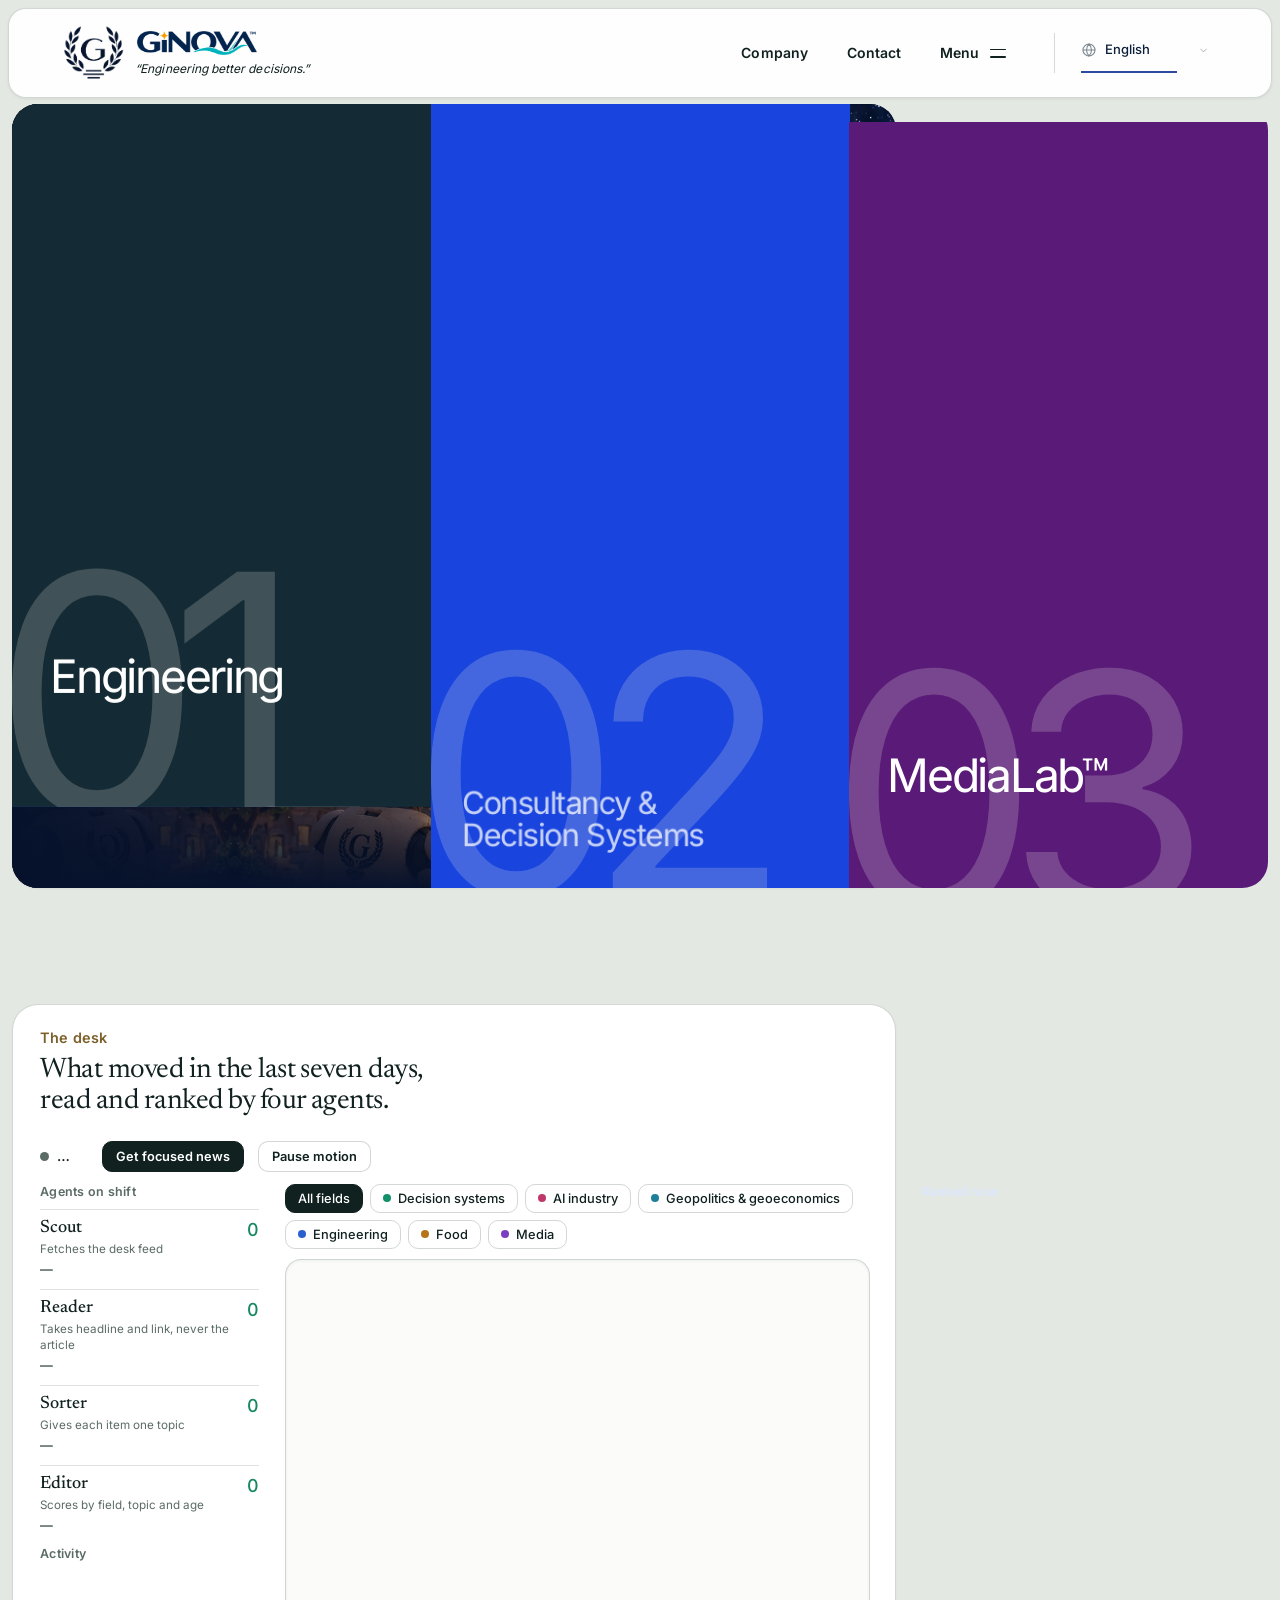
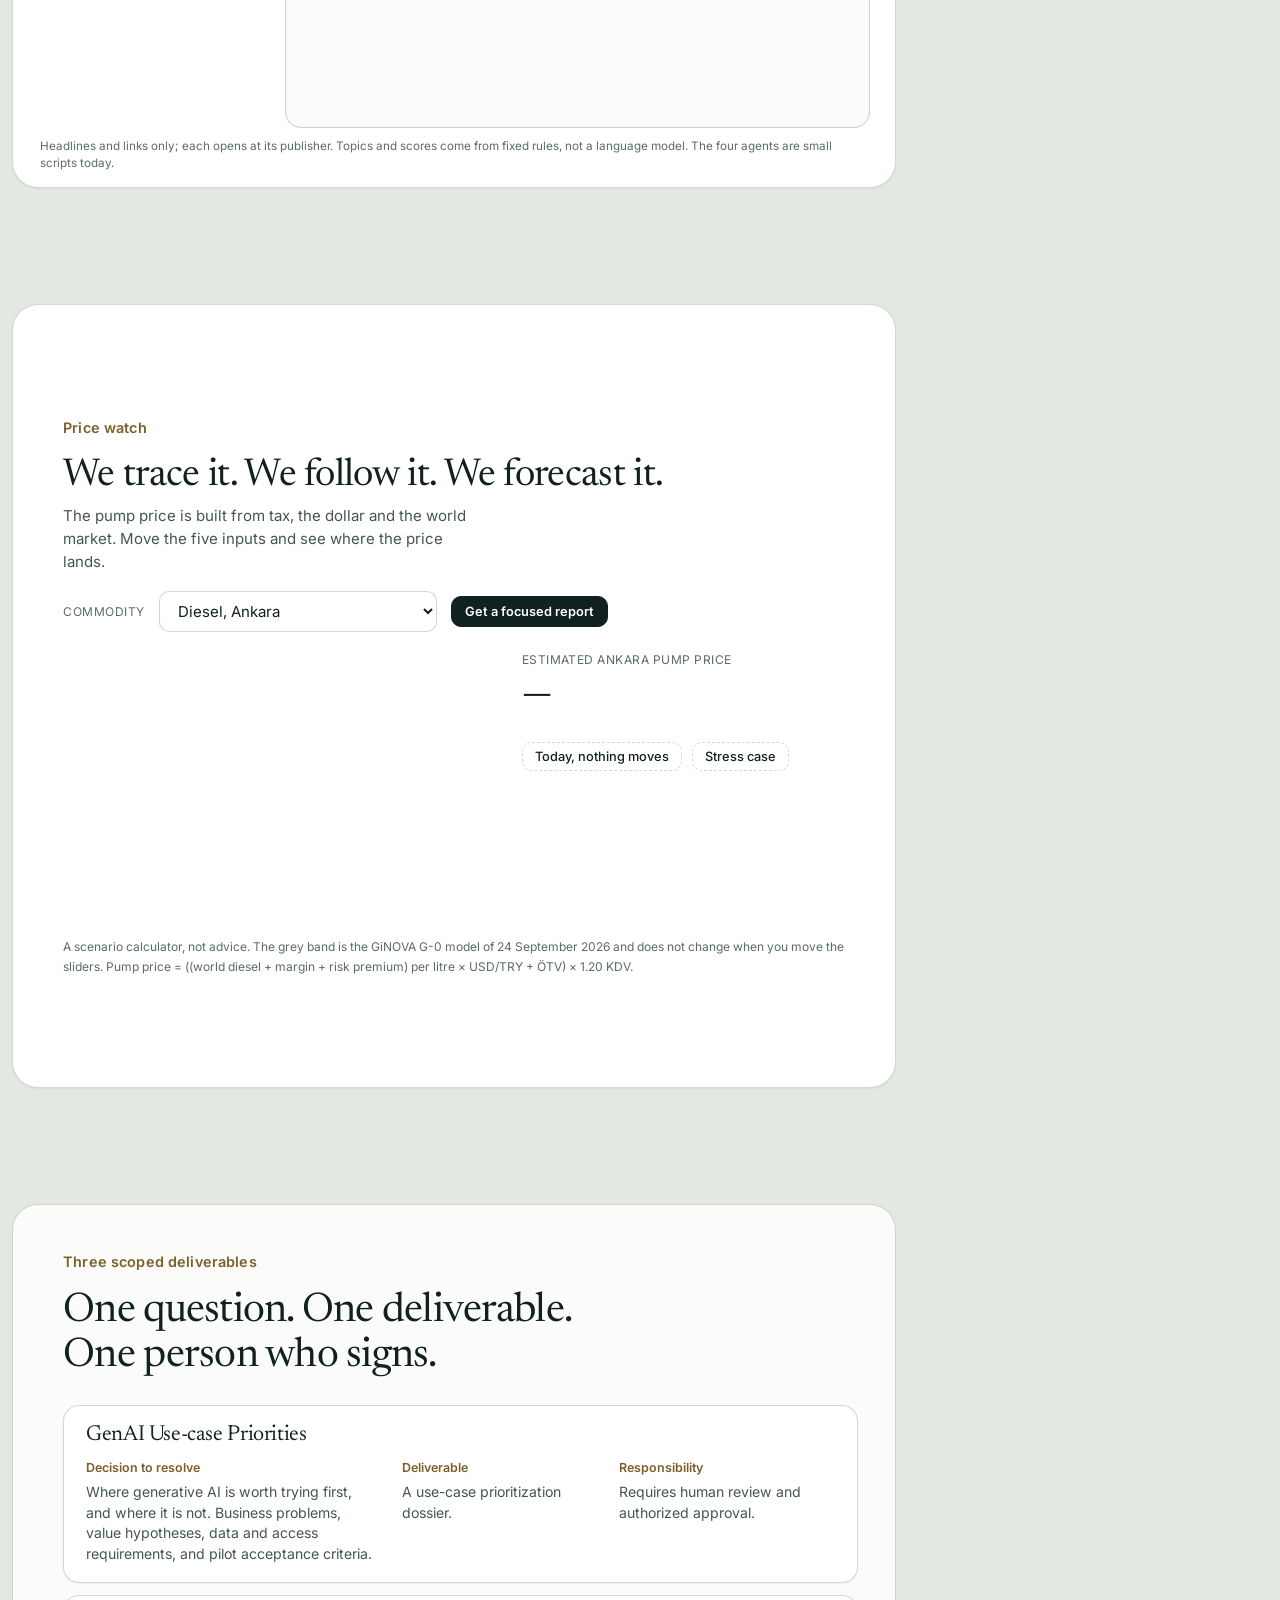
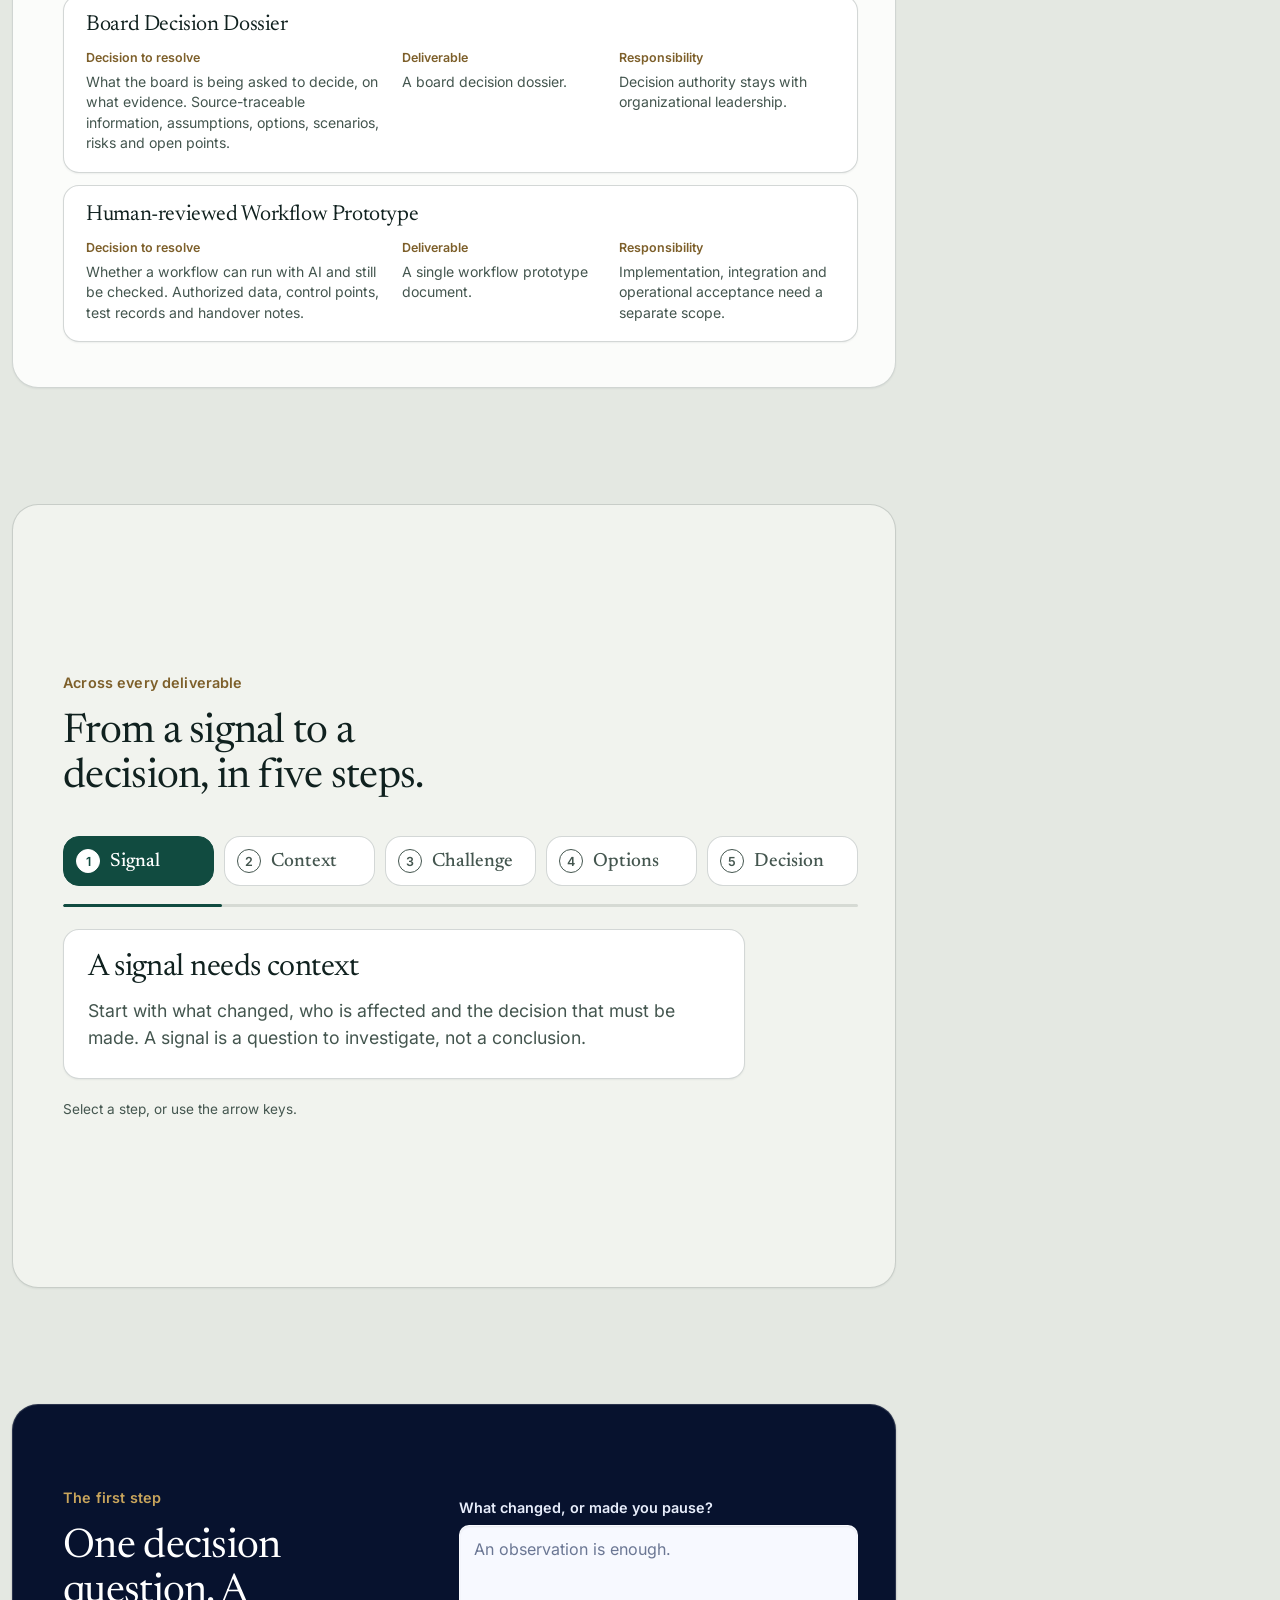
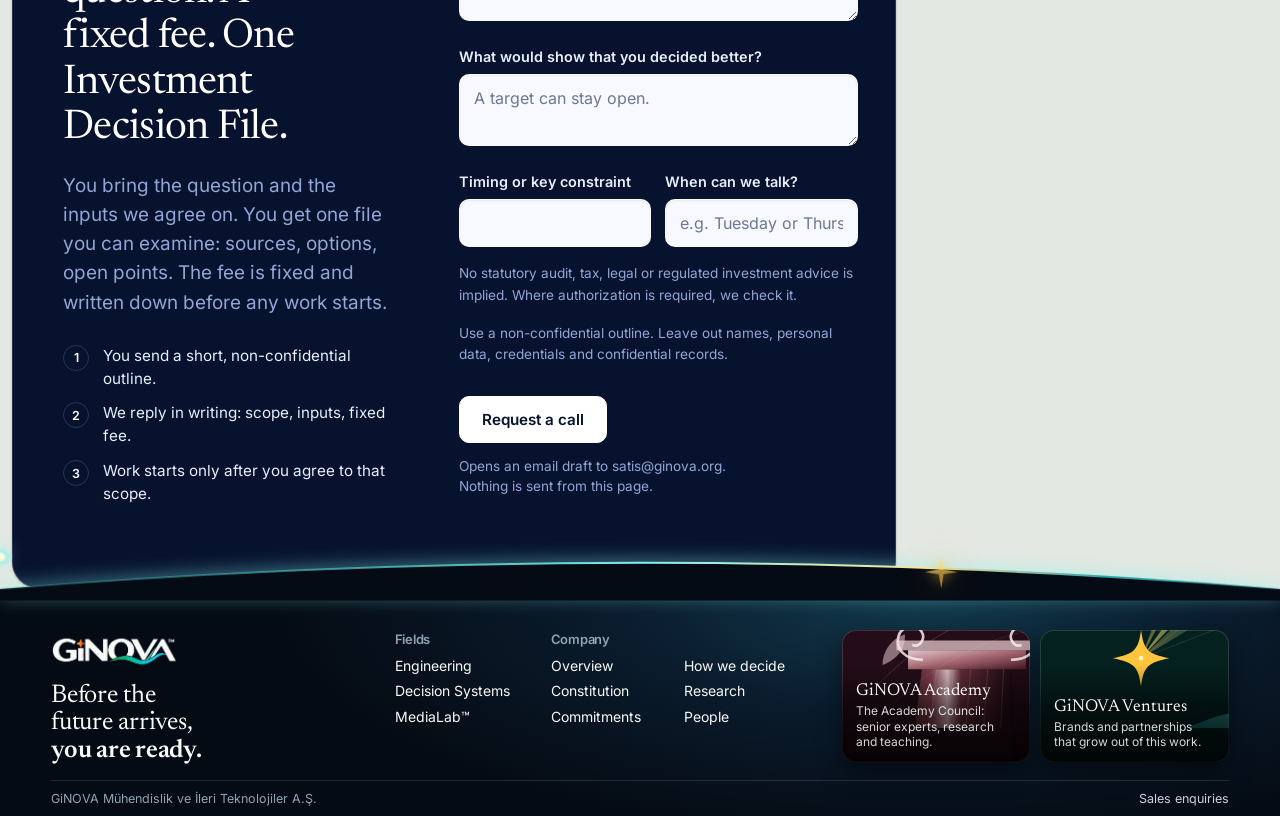
<file: consultancy/index.html>
<!doctype html>
<html lang="en"><head><meta charset="utf-8"><title>Moved</title>
<meta name="robots" content="noindex"><link rel="canonical" href="/">
<meta http-equiv="refresh" content="0;url=/"><meta name="viewport" content="width=device-width,initial-scale=1">
</head><body><p>This page has moved. <a href="/">Continue to the home page</a>.</p></body></html>
</file>
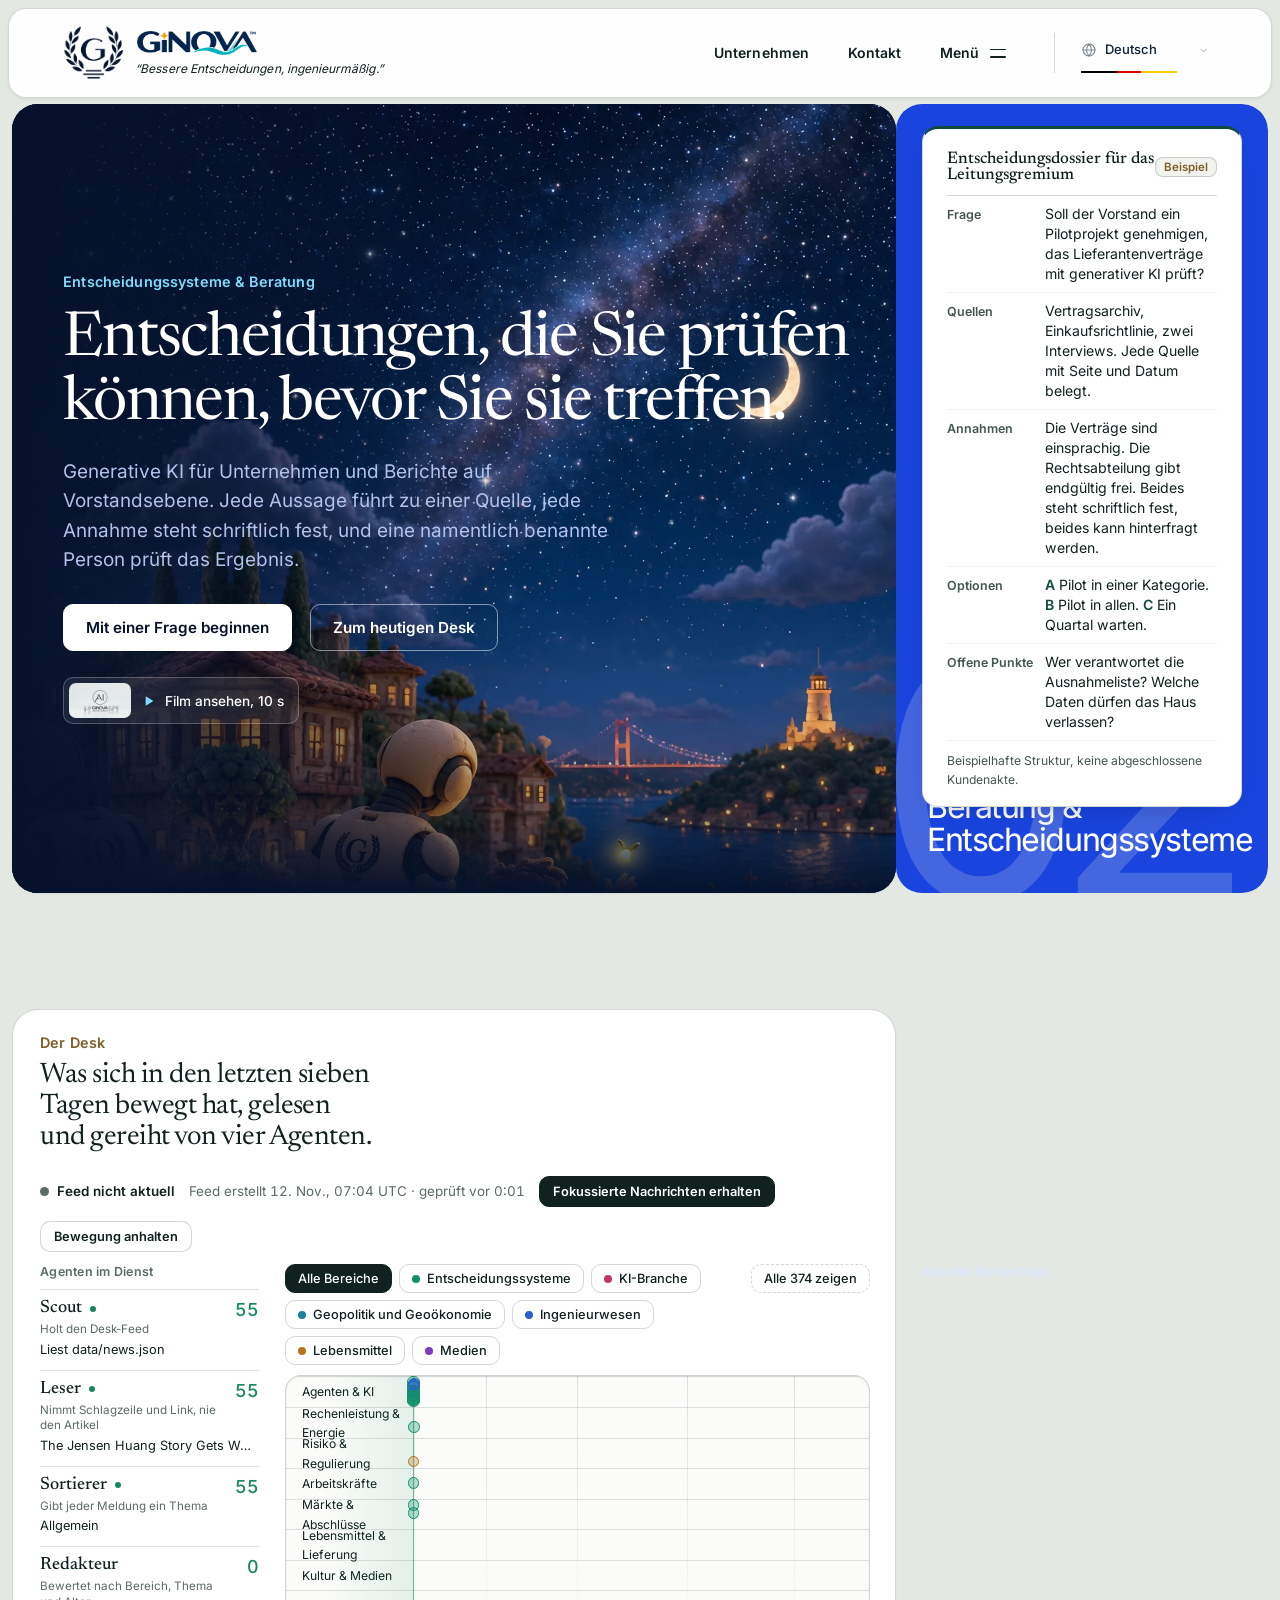
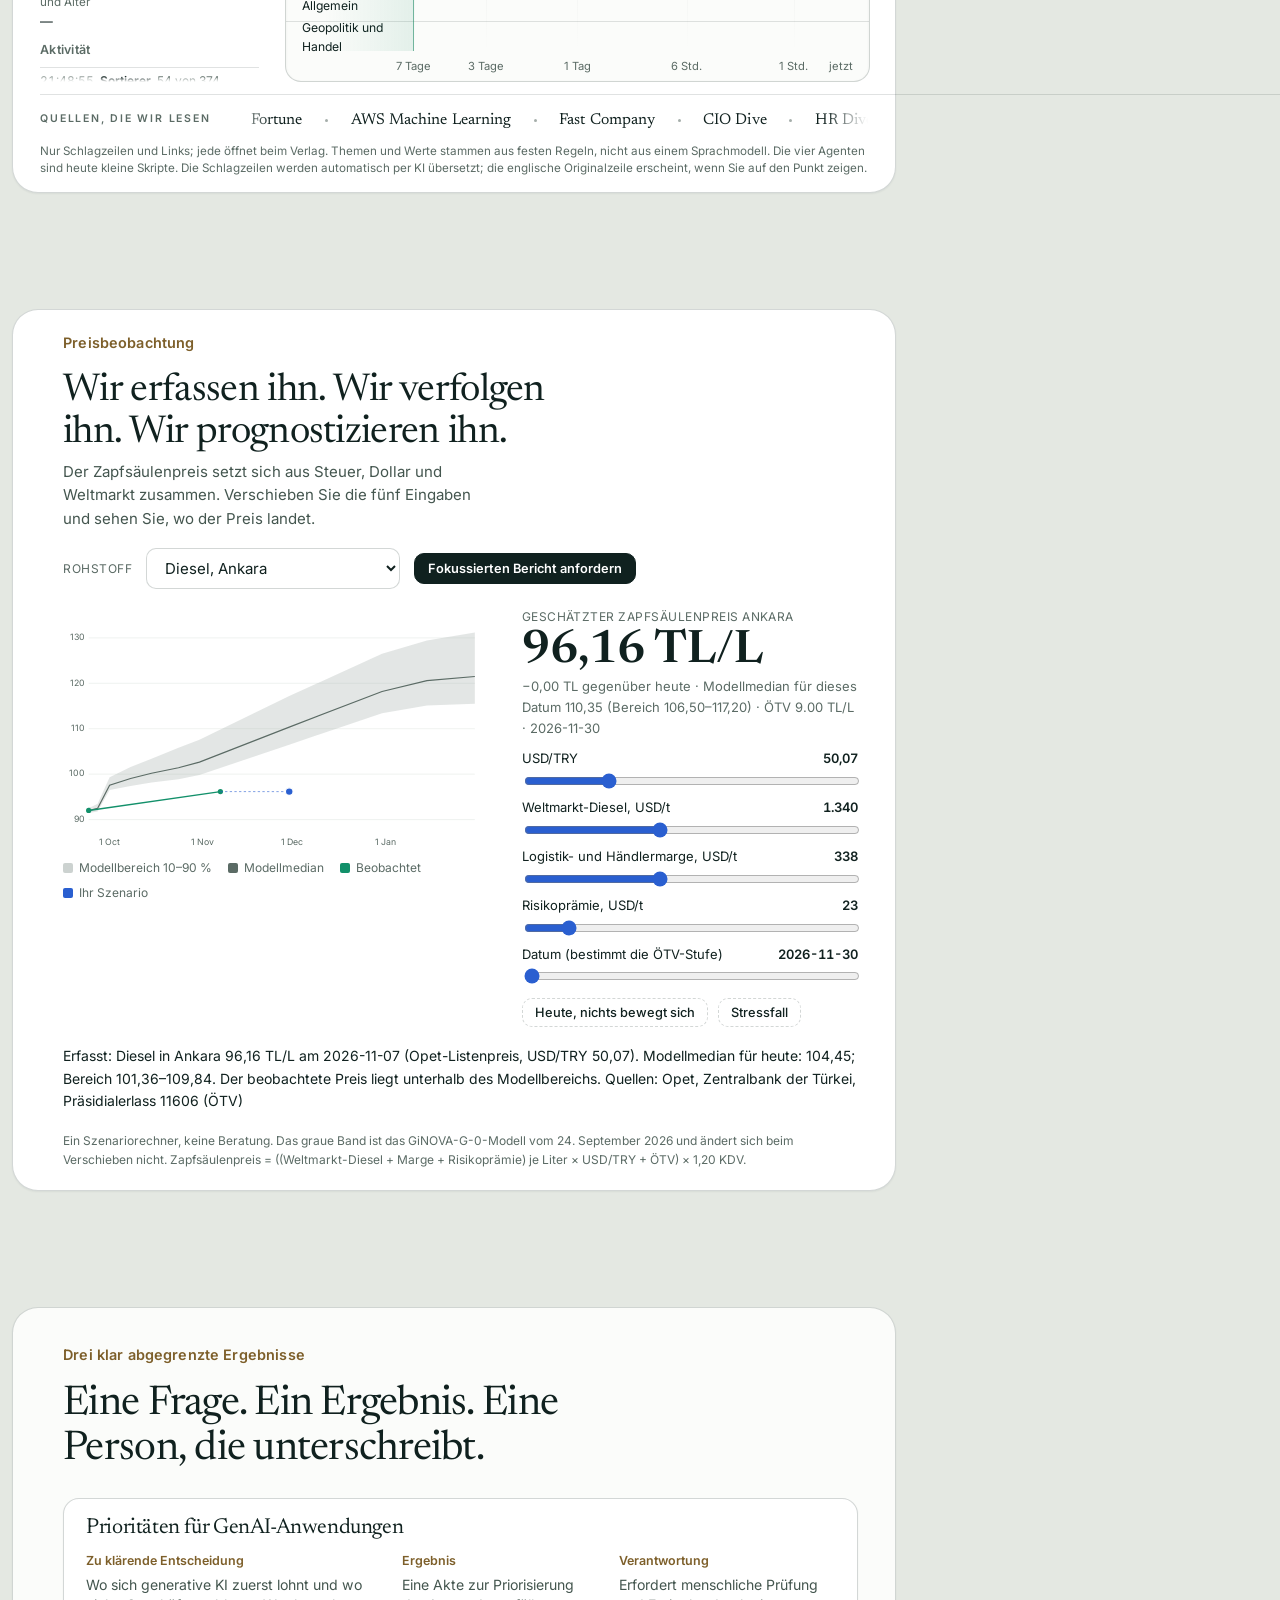
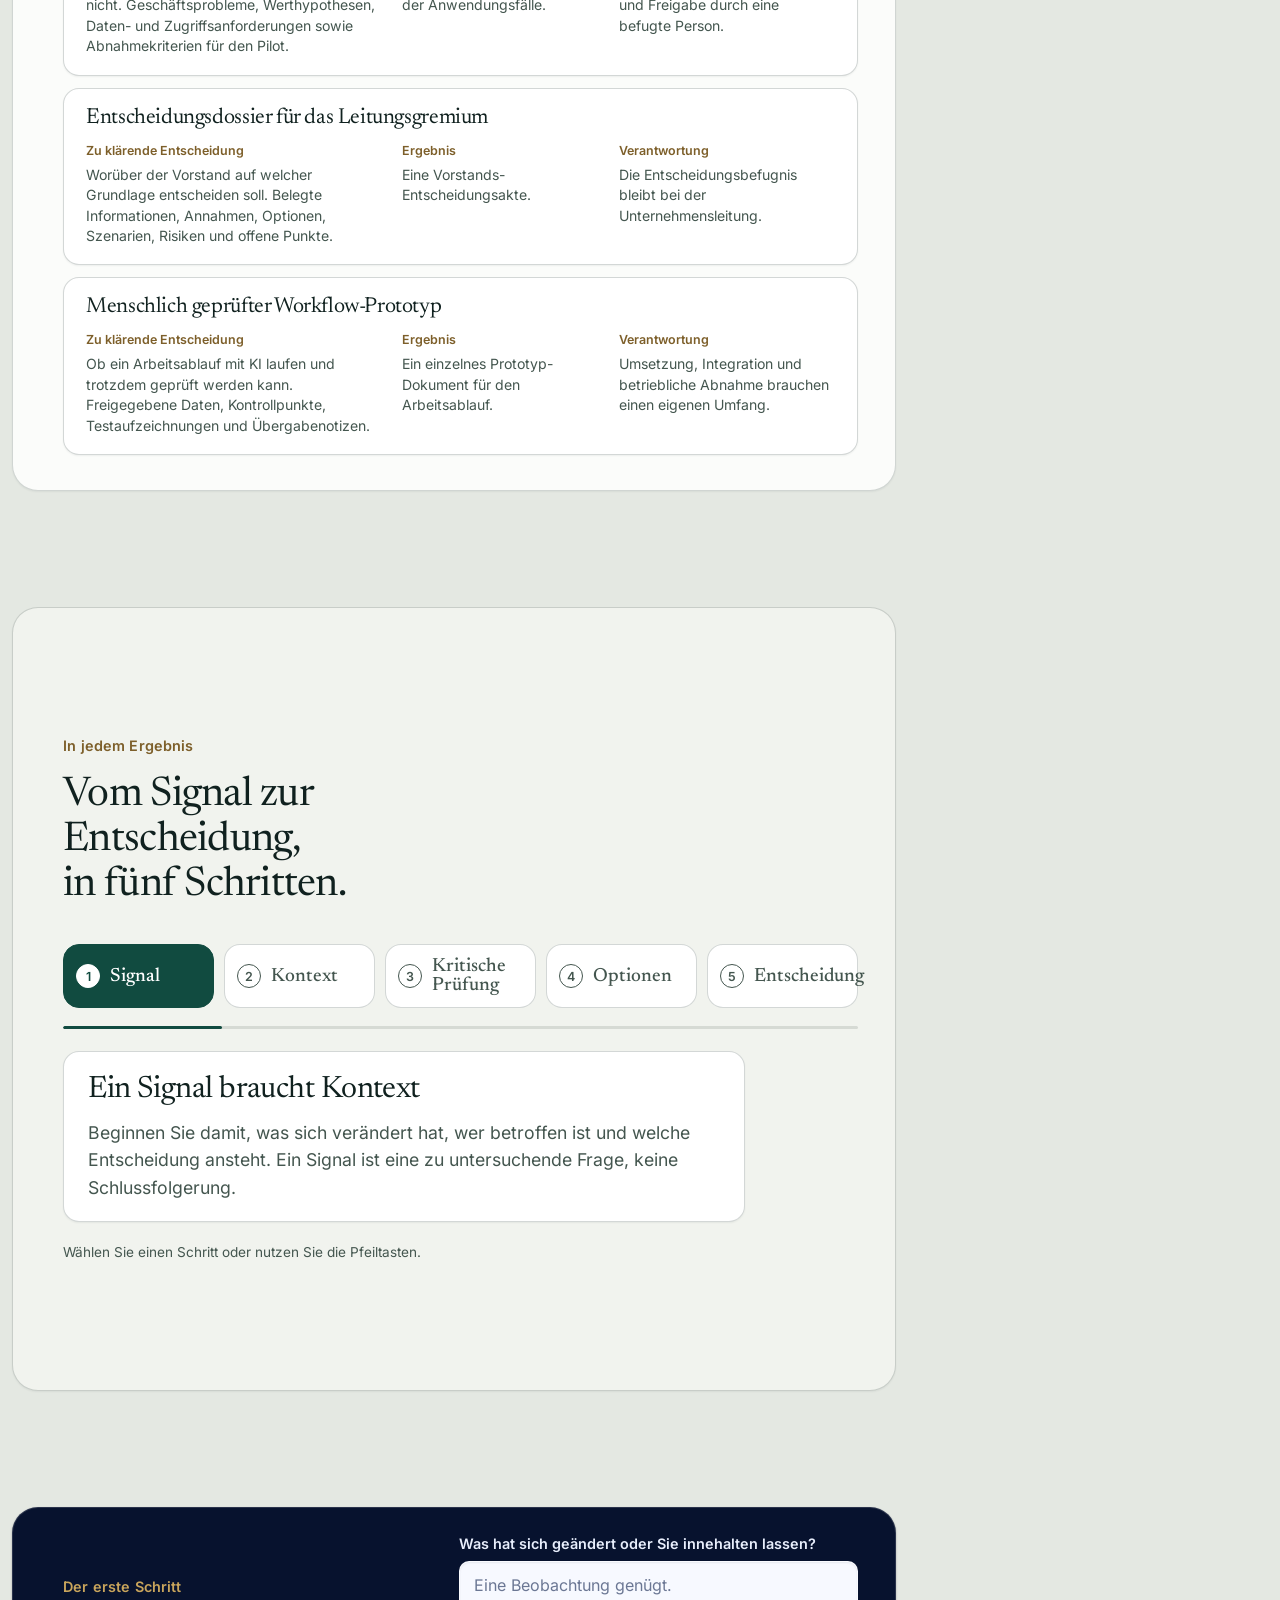
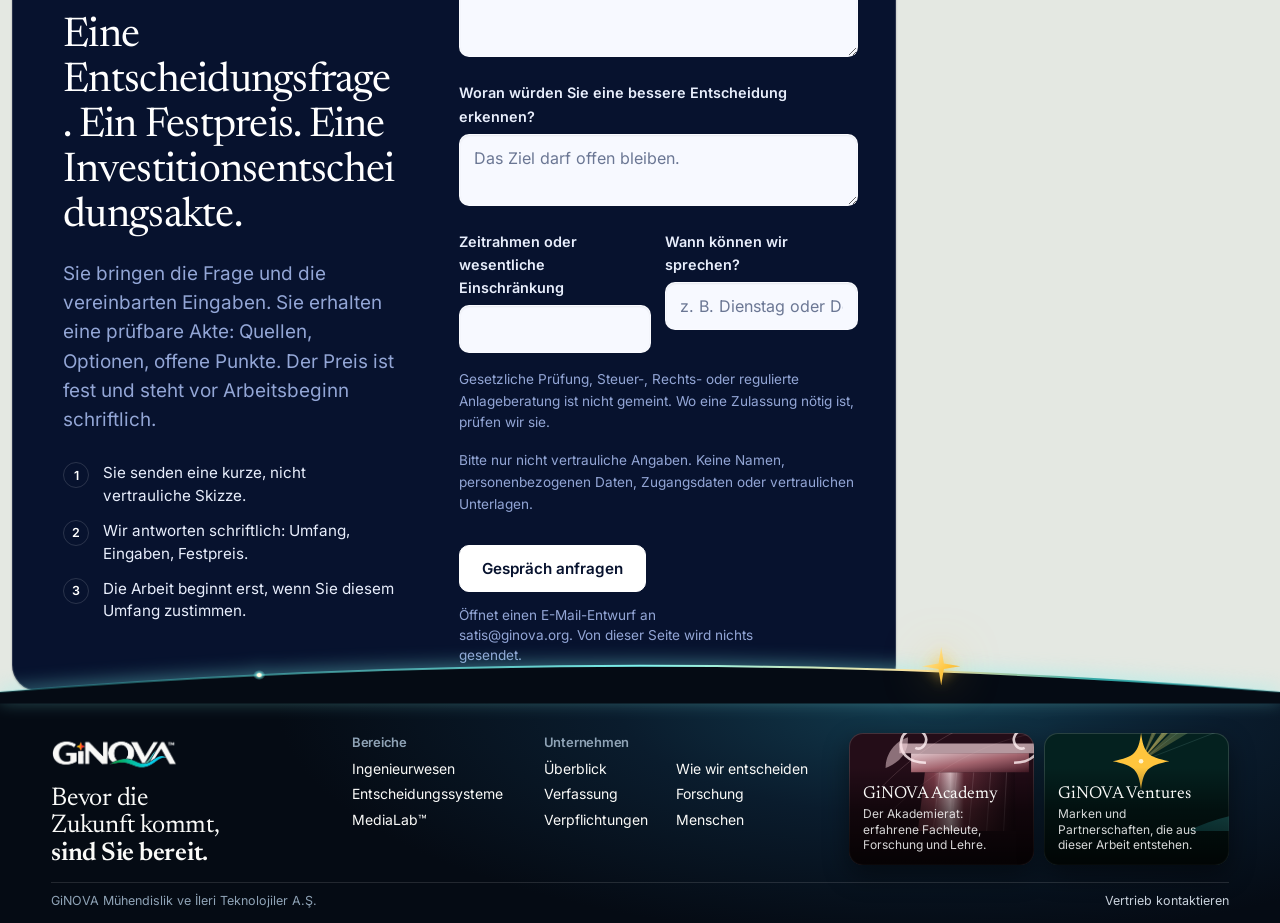
<file: de/index.html>
<!doctype html>
<html lang="de" dir="ltr" data-title-key="meta.title">
<head>
<meta charset="utf-8">
<meta name="viewport" content="width=device-width,initial-scale=1">
<title>GiNOVA Entscheidungssysteme | Entscheidungen, die sich prüfen lassen</title>
<script>/* Opening: decided before first paint so there is no flash. Not for reduced motion, a deep link or a scrolled page. */
(function(){try{var d=document.documentElement;if(!matchMedia('(prefers-reduced-motion: reduce)').matches&&!document.hidden&&(!location.hash||location.hash==='#intro')&&!(window.scrollY>20)&&!/[?&]still=1/.test(location.search))d.classList.add('intro-play')}catch(e){}})();</script>
<meta name="description" content="Generative KI für Unternehmen und Berichte auf Vorstandsebene. Eine Entscheidungsfrage, ein Festpreis und eine Investitionsentscheidungsakte; jede Aussage ist belegt, eine namentlich benannte Person prüft sie.">
<link rel="canonical" href="https://consultancy.ginova.net/de/">
<link rel="alternate" hreflang="en" href="https://consultancy.ginova.net/">
<link rel="alternate" hreflang="it" href="https://consultancy.ginova.net/it/">
<link rel="alternate" hreflang="de" href="https://consultancy.ginova.net/de/">
<link rel="alternate" hreflang="es" href="https://consultancy.ginova.net/es/">
<link rel="alternate" hreflang="tr" href="https://consultancy.ginova.net/tr/">
<link rel="alternate" hreflang="az" href="https://consultancy.ginova.net/az/">
<link rel="alternate" hreflang="ar" href="https://consultancy.ginova.net/ar/">
<link rel="alternate" hreflang="zh-Hans" href="https://consultancy.ginova.net/zh/">
<link rel="alternate" hreflang="x-default" href="https://consultancy.ginova.net/">
<meta property="og:type" content="website">
<meta property="og:site_name" content="GiNOVA">
<meta property="og:locale" content="de_DE">
<meta property="og:title" content="GiNOVA Entscheidungssysteme | Entscheidungen, die sich prüfen lassen">
<meta property="og:description" content="Generative KI für Unternehmen und Berichte auf Vorstandsebene. Eine Entscheidungsfrage, ein Festpreis und eine Investitionsentscheidungsakte; jede Aussage ist belegt, eine namentlich benannte Person prüft sie.">
<meta property="og:url" content="https://consultancy.ginova.net/de/">
<meta property="og:image" content="https://consultancy.ginova.net/chrome/og.png">
<meta name="twitter:card" content="summary_large_image">
<script type="application/ld+json">{"@context": "https://schema.org", "@graph": [{"@type": "Organization", "@id": "https://ginova.org/#org", "name": "GiNOVA", "url": "https://ginova.org/", "logo": "https://consultancy.ginova.net/chrome/crest.png", "email": "satis@ginova.org"}, {"@type": "WebSite", "@id": "https://consultancy.ginova.net/#site", "url": "https://consultancy.ginova.net/", "name": "GiNOVA Entscheidungssysteme", "inLanguage": ["en", "it", "de", "es", "tr", "az", "ar", "zh-Hans"], "publisher": {"@id": "https://ginova.org/#org"}}, {"@type": "WebPage", "url": "https://consultancy.ginova.net/de/", "name": "GiNOVA Entscheidungssysteme | Entscheidungen, die sich prüfen lassen", "description": "Generative KI für Unternehmen und Berichte auf Vorstandsebene. Eine Entscheidungsfrage, ein Festpreis und eine Investitionsentscheidungsakte; jede Aussage ist belegt, eine namentlich benannte Person prüft sie.", "inLanguage": "de", "isPartOf": {"@id": "https://consultancy.ginova.net/#site"}}, {"@type": "Service", "name": "GiNOVA Entscheidungssysteme", "description": "Generative KI für Unternehmen und Berichte auf Vorstandsebene. Eine Entscheidungsfrage, ein Festpreis und eine Investitionsentscheidungsakte; jede Aussage ist belegt, eine namentlich benannte Person prüft sie.", "url": "https://consultancy.ginova.net/de/", "provider": {"@id": "https://ginova.org/#org"}, "hasOfferCatalog": {"@type": "OfferCatalog", "name": "Drei klar abgegrenzte Ergebnisse", "itemListElement": [{"@type": "Offer", "itemOffered": {"@type": "Service", "name": "Prioritäten für GenAI-Anwendungen", "description": "Wo sich generative KI zuerst lohnt und wo nicht. Geschäftsprobleme, Werthypothesen, Daten- und Zugriffsanforderungen sowie Abnahmekriterien für den Pilot."}}, {"@type": "Offer", "itemOffered": {"@type": "Service", "name": "Entscheidungsdossier für das Leitungsgremium", "description": "Worüber der Vorstand auf welcher Grundlage entscheiden soll. Belegte Informationen, Annahmen, Optionen, Szenarien, Risiken und offene Punkte."}}, {"@type": "Offer", "itemOffered": {"@type": "Service", "name": "Menschlich geprüfter Workflow-Prototyp", "description": "Ob ein Arbeitsablauf mit KI laufen und trotzdem geprüft werden kann. Freigegebene Daten, Kontrollpunkte, Testaufzeichnungen und Übergabenotizen."}}]}}]}</script>
<link rel="icon" type="image/svg+xml" href="../chrome/favicon.svg">
<link rel="stylesheet" href="../fonts/fonts.css">
<link rel="stylesheet" href="../chrome/chrome.css">
<link rel="stylesheet" href="../style.css">
<link rel="stylesheet" href="../site.css">
</head>
<body>
<a class="gn-skip" href="#main" data-c="skip">Zum Inhalt springen</a>
<header class="gn-header" id="gnHeader" style="--gn-accent:#1945de">
  <div class="gn-nav" id="gnNav">
    <a class="gn-brand" href="https://ginova.org/" data-route="https://ginova.org/" data-ca="home" aria-label="GiNOVA">
      <span class="gn-crest"><img src="../chrome/crest.png" width="62" height="56" alt=""><img class="lt" src="../chrome/crest-light.png" width="62" height="56" alt=""></span>
      <span class="gn-word"><span class="gn-wm"><img class="gn-wordmark" src="../chrome/primary.png" width="140" height="32" alt="GiNOVA"><img class="gn-wordmark lt" src="../chrome/primary-light.png" width="140" height="32" alt=""></span><span class="gn-motto" data-c="motto.decision">“Bessere Entscheidungen, ingenieurmäßig.”</span></span>
    </a>
    <span class="gn-gap" aria-hidden="true"><span class="gn-sec"><i class="n"></i><i class="rule"></i><b class="t"></b></span></span>
    <div class="gn-links" id="gnLinks">
      <a class="gn-co" id="gnCompany" href="https://ginova.org/company/" data-route="https://ginova.org/company/" data-c="company">Unternehmen</a>
      <a class="gn-contact" id="gnContact" href="#start" data-ca="nav.contact" aria-label="Kontakt"><span class="gn-contact-label" data-c="nav.contact">Kontakt</span></a>
      <button class="gn-menu" id="gnMenuBtn" type="button" aria-expanded="false" aria-controls="gnOverlay"><span class="lbl" data-c="menu">Menü</span><span class="bars" aria-hidden="true"><i></i><i></i></span></button>
      <div class="language-switcher" data-language-theme="portal"><select id="language-select" class="language-native" aria-label="Language"><option data-group="1" value="en" lang="en" dir="ltr">English</option><option data-group="1" value="it" lang="it" dir="ltr">Italiano</option><option data-group="1" value="de" lang="de" dir="ltr" selected>Deutsch</option><option data-group="1" value="es" lang="es" dir="ltr">Español</option><option data-group="2" value="tr" lang="tr" dir="ltr">Türkçe</option><option data-group="2" value="az" lang="az" dir="ltr">Azerbaycani</option><option data-group="3" value="ar" lang="ar" dir="rtl">العربية</option><option data-group="3" value="zh" lang="zh-Hans" dir="ltr">简体中文</option></select></div>
    </div>
  </div>
  <span class="gn-prog" aria-hidden="true"><i></i></span>
</header>
<div class="gn-ov" id="gnOverlay" role="dialog" aria-modal="true" data-ca="menu" aria-label="Menü" data-site="decision" data-cur="decision">
  <div class="gn-ovbg" aria-hidden="true"><i class="l" data-s="engineering" style="background-color:#07131b;background-image:url(../chrome/pop-engineering.svg);background-position:center 64%"></i><i class="l" data-s="decision" style="background-color:#050934;background-image:url(../chrome/pop-decision.svg);background-position:center 34%"></i><i class="l" data-s="medialab" style="background-color:#1a0b2e;background-image:url(../chrome/pop-medialab.svg);background-position:center 42%"></i><i class="l" data-s="academy" style="background-color:#240d18;background-image:url(../chrome/pop-academy.svg);background-position:right 20%"></i><i class="l" data-s="ventures" style="background-color:#04211f;background-image:url(../chrome/pop-ventures.svg);background-position:right 14%"></i><i class="wash"></i></div>
  <div class="gn-ovin">
    <nav class="gn-ovsites" data-ca="sites" aria-label="GiNOVA.NET-Websites">
      <p class="gn-ph" data-c="sites.h">GiNOVA.NET</p>
      <ol>
        <li><a class="gn-row" href="https://engineering.ginova.net/" data-route="https://engineering.ginova.net/" data-s="engineering"><span class="ix">01</span><span class="nm" data-c="nav.engineering">Ingenieurwesen</span><svg class="go" viewBox="0 0 24 24" width="22" height="22" fill="none" stroke="currentColor" stroke-width="1.6" stroke-linecap="round" stroke-linejoin="round" aria-hidden="true"><path d="M7 17 17 7M8 7h9v9"/></svg><span class="d" data-c="d.engineering">Produktionssysteme, Machbarkeit sowie Produkt- und Prozessentwicklung, auch für Lebensmittel.</span></a></li>
        <li class="is-cur"><div class="gn-row" aria-current="page"><span class="ix">02</span><span class="nm" data-c="nav.decision">Entscheidungssysteme</span><em class="here" data-c="here">Sie sind hier</em><span class="d" data-c="d.decision">Beratung, Daten und KI: eine Entscheidungsfrage, ein Festpreis, eine Investitionsentscheidungsakte.</span></div></li>
        <li><a class="gn-row" href="https://medialab.ginova.net/" data-route="https://medialab.ginova.net/" data-s="medialab"><span class="ix">03</span><span class="nm" dir="ltr" data-c="nav.medialab">MediaLab™</span><svg class="go" viewBox="0 0 24 24" width="22" height="22" fill="none" stroke="currentColor" stroke-width="1.6" stroke-linecap="round" stroke-linejoin="round" aria-hidden="true"><path d="M7 17 17 7M8 7h9v9"/></svg><span class="d" data-c="d.medialab">Web, Film, Klang und Markenkommunikation im Auftrag.</span></a></li>
        <li><a class="gn-row" href="https://academy.ginova.net/" data-route="https://academy.ginova.net/" data-s="academy"><span class="ix">04</span><span class="nm" data-c="nav.academy">Akademie</span><svg class="go" viewBox="0 0 24 24" width="22" height="22" fill="none" stroke="currentColor" stroke-width="1.6" stroke-linecap="round" stroke-linejoin="round" aria-hidden="true"><path d="M7 17 17 7M8 7h9v9"/></svg><span class="d" data-c="d.academy">Der Akademierat: erfahrene Fachleute, Forschung und Lehre.</span></a></li>
        <li><a class="gn-row" href="https://ventures.ginova.net/" data-route="https://ventures.ginova.net/" data-s="ventures"><span class="ix">05</span><span class="nm" data-c="nav.ventures">Ventures</span><svg class="go" viewBox="0 0 24 24" width="22" height="22" fill="none" stroke="currentColor" stroke-width="1.6" stroke-linecap="round" stroke-linejoin="round" aria-hidden="true"><path d="M7 17 17 7M8 7h9v9"/></svg><span class="d" data-c="d.ventures">Marken und Partnerschaften, die aus dieser Arbeit entstehen.</span></a></li>
      </ol>
    </nav>
    <nav class="gn-ovpage" data-ca="pagenav" aria-label="pagenav">
      <p class="gn-ph" data-c="menu.page">Auf dieser Seite</p>
      <ol>
        <li><a class="gn-pl" href="#intro" data-c="rail.promise">Versprechen</a></li>
        <li><a class="gn-pl" href="#desk" data-c="rail.desk">Der Desk</a></li>
        <li><a class="gn-pl" href="#prices" data-c="rail.prices">Preise</a></li>
        <li><a class="gn-pl" href="#work" data-c="rail.work">Leistungen</a></li>
        <li><a class="gn-pl" href="#method" data-c="rail.method">Methode</a></li>
        <li><a class="gn-pl" href="#start" data-c="rail.start">Start</a></li>
      </ol>
      <a class="gn-all" href="https://ginova.org/#gn-company-overview" data-route="https://ginova.org/#gn-company-overview" data-c="nav.about">Über uns</a>
    </nav>
    <div class="gn-ovfoot" id="gnOvFoot"></div>
  </div>
</div>


<div class="field" aria-hidden="true"><span>02</span><b data-c="long.decision">Beratung &amp;
Entscheidungssysteme</b></div>


<main id="main">

<!-- 1. Promise: the headline, with the dossier resting on the blue card -->
<section id="intro" class="screen s-intro" data-nav="rail.promise" aria-labelledby="h-intro">
  <div class="curtains" aria-hidden="true">
    <div class="cur p1 c-eng"><span>01</span><b data-c="nav.engineering">Ingenieurwesen</b></div>
    <div class="cur p2 home"><span>02</span><b data-c="long.decision">Beratung &amp;
Entscheidungssysteme</b></div>
    <div class="cur p3 c-med"><span>03</span><b data-c="nav.medialab" dir="ltr">MediaLab™</b></div>
  </div>
  <div class="hero-art" aria-hidden="true"><img src="../img/hero/night-walk-1600.webp" srcset="../img/hero/night-walk-1600.webp 1600w, ../img/hero/night-walk-3200.webp 3200w" sizes="100vw" alt="" width="3200" height="2552" fetchpriority="high" decoding="async"></div>
  <div class="wrap intro-grid">
    <div class="intro-copy">
      <p class="kicker" data-t="intro.kicker">Entscheidungssysteme &amp; Beratung</p>
      <h1 id="h-intro" data-t="intro.h1">Entscheidungen, die Sie prüfen können, bevor Sie sie treffen.</h1>
      <p class="lede" data-t="intro.lede">Generative KI für Unternehmen und Berichte auf Vorstandsebene. Jede Aussage führt zu einer Quelle, jede Annahme steht schriftlich fest, und eine namentlich benannte Person prüft das Ergebnis.</p>
      <p class="actions">
        <a class="btn btn-solid" href="#start" data-t="intro.cta1">Mit einer Frage beginnen</a>
        <a class="btn btn-line" href="#desk" data-t="intro.cta2">Zum heutigen Desk</a>
      </p>
      <button class="filmchip" id="filmOpen" type="button" aria-haspopup="dialog">
        <span class="thumb" aria-hidden="true"></span>
        <svg class="pl" viewBox="0 0 24 24" width="14" height="14" fill="currentColor" aria-hidden="true"><path d="M8 5.5v13a1 1 0 0 0 1.5.86l10.5-6.5a1 1 0 0 0 0-1.72L9.5 4.64A1 1 0 0 0 8 5.5Z"/></svg>
        <span class="ft" data-t="film.open">Film ansehen, 10 s</span>
      </button>
    </div>

    <figure class="sheet" data-taria="sheet.label" aria-label="Beispielseite einer Vorstands-Entscheidungsakte">
      <div class="sheet-head">
        <span data-t="sheet.head">Entscheidungsdossier für das Leitungsgremium</span>
        <span data-t="sheet.badge">Beispiel</span>
      </div>
      <dl>
        <div><dt data-t="sheet.q">Frage</dt><dd data-t="sheet.q.v">Soll der Vorstand ein Pilotprojekt genehmigen, das Lieferantenverträge mit generativer KI prüft?</dd></div>
        <div><dt data-t="sheet.s">Quellen</dt><dd data-t="sheet.s.v">Vertragsarchiv, Einkaufsrichtlinie, zwei Interviews. Jede Quelle mit Seite und Datum belegt.</dd></div>
        <div><dt data-t="sheet.a">Annahmen</dt><dd data-t="sheet.a.v">Die Verträge sind einsprachig. Die Rechtsabteilung gibt endgültig frei. Beides steht schriftlich fest, beides kann hinterfragt werden.</dd></div>
        <div><dt data-t="sheet.o">Optionen</dt><dd data-th="sheet.o.v"><b>A</b> Pilot in einer Kategorie. <b>B</b> Pilot in allen. <b>C</b> Ein Quartal warten.</dd></div>
        <div><dt data-t="sheet.p">Offene Punkte</dt><dd data-t="sheet.p.v">Wer verantwortet die Ausnahmeliste? Welche Daten dürfen das Haus verlassen?</dd></div>
      </dl>
      <figcaption data-t="sheet.cap">Beispielhafte Struktur, keine abgeschlossene Kundenakte.</figcaption>
    </figure>
  </div>
</section>

<!-- 2. The Desk -->
<section id="desk" class="screen s-desk" data-nav="rail.desk" aria-labelledby="h-desk">
  <div class="desk" id="deskRoot">
    <header class="desk-top">
      <div>
        <p class="kicker" data-t="desk.kicker">Der Desk</p>
        <h2 id="h-desk" data-t="desk.h2">Was sich in den letzten sieben Tagen bewegt hat, gelesen und gereiht von vier Agenten.</h2>
      </div>
      <div class="desk-status">
        <span class="live" id="deskLive"><i></i><b id="deskState">&hellip;</b></span>
        <span id="deskMeta">&nbsp;</span>
        <button class="getnews" id="deskGet" type="button" aria-haspopup="dialog" data-t="sub.cta">Fokussierte Nachrichten erhalten</button>
        <button class="pause" id="deskPause" type="button" aria-pressed="false" data-t="btn.pause">Bewegung anhalten</button>
      </div>
    </header>

    <div class="desk-main">
      <section class="agents" data-taria="desk.agents.label" aria-label="Die vier Agenten">
        <h3 data-t="desk.agents">Agenten im Dienst</h3>
        <ul id="agents">
          <li data-a="scout"><b data-t="agent.scout">Scout</b><span class="do" data-t="agent.scout.do">Holt den Desk-Feed</span><em class="now" data-now>&mdash;</em><strong data-n>0</strong></li>
          <li data-a="reader"><b data-t="agent.reader">Leser</b><span class="do" data-t="agent.reader.do">Nimmt Schlagzeile und Link, nie den Artikel</span><em class="now" data-now>&mdash;</em><strong data-n>0</strong></li>
          <li data-a="sorter"><b data-t="agent.sorter">Sortierer</b><span class="do" data-t="agent.sorter.do">Gibt jeder Meldung ein Thema</span><em class="now" data-now>&mdash;</em><strong data-n>0</strong></li>
          <li data-a="editor"><b data-t="agent.editor">Redakteur</b><span class="do" data-t="agent.editor.do">Bewertet nach Bereich, Thema und Alter</span><em class="now" data-now>&mdash;</em><strong data-n>0</strong></li>
        </ul>
        <h3 class="log-h" data-t="desk.activity">Aktivität</h3>
        <ol class="log" id="deskLog" data-taria="desk.log.label" aria-label="Agentenaktivität, neueste zuerst"></ol>
      </section>

      <section class="radar-wrap" data-taria="desk.radar.label" aria-label="Radar der Schlagzeilen nach Thema und Alter">
        <div class="filters-row">
        <div class="filters" role="group" data-taria="desk.filter.label" aria-label="Nach Bereich filtern" id="deskFilters">
          <button type="button" data-lane="all" aria-pressed="true"><span data-t="lane.all">Alle Bereiche</span></button>
          <button type="button" data-lane="decision" aria-pressed="false"><i style="--c:var(--l-decision)"></i><span data-t="lane.decision">Entscheidungssysteme</span></button>
          <button type="button" data-lane="ai" aria-pressed="false"><i style="--c:var(--l-ai)"></i><span data-t="lane.ai">KI-Branche</span></button>
          <button type="button" data-lane="world" aria-pressed="false"><i style="--c:var(--l-world)"></i><span data-t="lane.world">Geopolitik und Geoökonomie</span></button>
          <button type="button" data-lane="engineering" aria-pressed="false"><i style="--c:var(--l-engineering)"></i><span data-t="lane.engineering">Ingenieurwesen</span></button>
          <button type="button" data-lane="food" aria-pressed="false"><i style="--c:var(--l-food)"></i><span data-t="lane.food">Lebensmittel</span></button>
          <button type="button" data-lane="media" aria-pressed="false"><i style="--c:var(--l-media)"></i><span data-t="lane.media">Medien</span></button>
        </div>
        <button type="button" class="allbtn" id="deskAll" aria-pressed="false" hidden></button>
        </div>
        <div class="radar" id="radar">
          <div class="plot" id="plot"></div>
          <div class="tip" id="tip" role="status" hidden></div>
        </div>
      </section>

      <section class="rank" data-taria="desk.rank.label" aria-label="Wichtigste Schlagzeilen, gereiht">
        <h3 data-t="desk.ranked">Aktuelle Reihenfolge</h3>
        <ol id="rank"></ol>
      </section>
    </div>

    <div class="srcline" id="deskSrcLine" data-taria="desk.src" aria-label="Quellen, die wir lesen" hidden>
      <span class="srcline-h" data-t="desk.src">Quellen, die wir lesen</span>
      <div class="srcline-run"><div class="srcline-track" id="deskSrc"></div></div>
    </div>

    <p class="desk-note" data-t="desk.note">Nur Schlagzeilen und Links; jede öffnet beim Verlag. Themen und Werte stammen aus festen Regeln, nicht aus einem Sprachmodell. Die vier Agenten sind heute kleine Skripte. Die Schlagzeilen werden automatisch per KI übersetzt; die englische Originalzeile erscheint, wenn Sie auf den Punkt zeigen.</p>
    <noscript><p class="desk-note">The desk needs JavaScript. Without it, open the sources directly: Food Dive, MIT Technology Review, Engineering.com, Variety.</p></noscript>
  </div>

  <dialog class="subdlg" id="subDlg" aria-labelledby="subH">
    <form class="sub-in" id="subForm" method="dialog" novalidate>
      <button class="dlg-x" id="subClose" type="button" data-ca="close" aria-label="Schließen"><svg viewBox="0 0 24 24" width="18" height="18" fill="none" stroke="currentColor" stroke-width="1.8" stroke-linecap="round" aria-hidden="true"><path d="M6 6l12 12M18 6 6 18"/></svg></button>
      <h3 id="subH" data-t="sub.h">Fokussierte Marktnachrichten, dort, wo Sie arbeiten</h3>
      <p class="sub-lede" data-t="sub.lede">Sagen Sie uns, was wir beobachten sollen und wo Sie es erhalten möchten. Wir antworten schriftlich und bestätigen, was wir Ihnen jetzt senden können.</p>
      <fieldset><legend data-t="sub.what">Was beobachtet werden soll</legend>
        <div class="sub-grid">
          <label class="sub-opt"><input type="checkbox" name="f" value="decision"><span data-t="lane.decision">Entscheidungssysteme</span></label>
          <label class="sub-opt"><input type="checkbox" name="f" value="ai"><span data-t="lane.ai">KI-Branche</span></label>
          <label class="sub-opt"><input type="checkbox" name="f" value="world"><span data-t="lane.world">Geopolitik und Geoökonomie</span></label>
          <label class="sub-opt"><input type="checkbox" name="f" value="engineering"><span data-t="lane.engineering">Ingenieurwesen</span></label>
          <label class="sub-opt"><input type="checkbox" name="f" value="food"><span data-t="lane.food">Lebensmittel</span></label>
          <label class="sub-opt"><input type="checkbox" name="f" value="media"><span data-t="lane.media">Medien</span></label>
        </div>
      </fieldset>
      <fieldset><legend data-t="sub.where">Wo Sie es erhalten möchten</legend>
        <div class="sub-grid">
          <label class="sub-opt" aria-disabled="true"><input type="checkbox" checked disabled><span data-t="sub.ch.page">Auf dieser Seite</span><em class="sub-chip live" data-t="sub.chip.live">Jetzt verfügbar</em></label>
          <label class="sub-opt"><input type="checkbox" name="c" value="email" checked><span data-t="sub.ch.email">E-Mail</span><em class="sub-chip" data-t="sub.chip.req">Auf Anfrage</em></label>
          <label class="sub-opt"><input type="checkbox" name="c" value="whatsapp"><span data-t="sub.ch.wa">WhatsApp</span><em class="sub-chip plan" data-t="sub.chip.plan">Geplant</em></label>
          <label class="sub-opt"><input type="checkbox" name="c" value="desktop"><span data-t="sub.ch.desk">Desktop-Benachrichtigungen</span><em class="sub-chip plan" data-t="sub.chip.plan">Geplant</em></label>
        </div>
      </fieldset>
      <label class="sub-nl" for="subNote" data-t="sub.note">Gibt es etwas Bestimmtes zu beobachten? Produkte, Länder, Wettbewerber.</label>
      <textarea id="subNote" rows="3" maxlength="600"></textarea>
      <p class="actions"><button class="btn btn-solid" id="subGo" type="submit" data-t="sub.go">Meine Anfrage vorbereiten</button>
        <span class="fine" data-t="start.fine">Öffnet einen E-Mail-Entwurf an satis@ginova.org. Von dieser Seite wird nichts gesendet.</span></p>
    </form>
  </dialog>
</section>



<!-- Price watch: Ankara diesel, traced, followed, forecast -->
<section id="prices" class="screen s-prices" data-nav="rail.prices" aria-labelledby="h-prices">
  <div class="wrap pw">
    <div class="pw-head">
      <p class="kicker" data-p="kicker">Price watch</p>
      <h2 id="h-prices" data-p="h2">We trace it. We follow it. We forecast it.</h2>
      <p class="lede" data-p="lede">The pump price is built from tax, the dollar and the world market. Move the five inputs and see where the price lands.</p>
    </div>
    <div class="pw-pick"><label for="pwSel" data-p="pick">Commodity</label><select id="pwSel"></select><button type="button" class="getnews" id="pwReport" data-p="report">Get a focused report</button></div>
    <div id="pwPending" class="pw-pending" hidden><h3 id="pwPName"></h3><p id="pwPWhat"></p><p id="pwPSrc" class="pw-note"></p></div>
    <div class="pw-grid" id="pwGrid">
      <figure class="pw-chart"><svg id="pwSvg" viewBox="0 0 720 420" role="img" data-paria="chart" aria-label="Ankara diesel price, observed and forecast"></svg>
        <figcaption id="pwLegend" class="pw-leg"></figcaption></figure>
      <div class="pw-panel">
        <div class="pw-out" aria-live="polite"><span class="pw-k" data-p="out">Estimated Ankara pump price</span><b id="pwVal">—</b><span id="pwCmp" class="pw-cmp"></span></div>
        <div id="pwSliders" class="pw-sl"></div>
        <p class="pw-btns"><button type="button" class="allbtn" id="pwNow" data-p="reset">Today, nothing moves</button><button type="button" class="allbtn" id="pwStress" data-p="stress">Stress case</button></p>
      </div>
    </div>
    <p class="pw-track" id="pwTrack"></p>
    <p class="pw-note" data-p="note">A scenario calculator, not advice. The grey band is the GiNOVA G-0 model of 24 September 2026 and does not change when you move the sliders. Pump price = ((world diesel + margin + risk premium) per litre × USD/TRY + ÖTV) × 1.20 KDV.</p>
  </div>
</section>


<!-- 3. Work -->
<section id="work" class="screen s-work" data-nav="rail.work" aria-labelledby="h-work">
  <div class="wrap">
    <p class="kicker" data-t="work.kicker">Drei klar abgegrenzte Ergebnisse</p>
    <h2 id="h-work" data-t="work.h2">Eine Frage. Ein Ergebnis. Eine Person, die unterschreibt.</h2>
    <div class="offers">
      <article>
        <h3 data-t="work.1.t">Prioritäten für GenAI-Anwendungen</h3>
        <dl>
          <div><dt data-t="work.dt1">Zu klärende Entscheidung</dt><dd data-t="work.1.d">Wo sich generative KI zuerst lohnt und wo nicht. Geschäftsprobleme, Werthypothesen, Daten- und Zugriffsanforderungen sowie Abnahmekriterien für den Pilot.</dd></div>
          <div><dt data-t="work.dt2">Ergebnis</dt><dd data-t="work.1.o">Eine Akte zur Priorisierung der Anwendungsfälle.</dd></div>
          <div><dt data-t="work.dt3">Verantwortung</dt><dd data-t="work.1.r">Erfordert menschliche Prüfung und Freigabe durch eine befugte Person.</dd></div>
        </dl>
      </article>
      <article>
        <h3 data-t="work.2.t">Entscheidungsdossier für das Leitungsgremium</h3>
        <dl>
          <div><dt data-t="work.dt1">Zu klärende Entscheidung</dt><dd data-t="work.2.d">Worüber der Vorstand auf welcher Grundlage entscheiden soll. Belegte Informationen, Annahmen, Optionen, Szenarien, Risiken und offene Punkte.</dd></div>
          <div><dt data-t="work.dt2">Ergebnis</dt><dd data-t="work.2.o">Eine Vorstands-Entscheidungsakte.</dd></div>
          <div><dt data-t="work.dt3">Verantwortung</dt><dd data-t="work.2.r">Die Entscheidungsbefugnis bleibt bei der Unternehmensleitung.</dd></div>
        </dl>
      </article>
      <article>
        <h3 data-t="work.3.t">Menschlich geprüfter Workflow-Prototyp</h3>
        <dl>
          <div><dt data-t="work.dt1">Zu klärende Entscheidung</dt><dd data-t="work.3.d">Ob ein Arbeitsablauf mit KI laufen und trotzdem geprüft werden kann. Freigegebene Daten, Kontrollpunkte, Testaufzeichnungen und Übergabenotizen.</dd></div>
          <div><dt data-t="work.dt2">Ergebnis</dt><dd data-t="work.3.o">Ein einzelnes Prototyp-Dokument für den Arbeitsablauf.</dd></div>
          <div><dt data-t="work.dt3">Verantwortung</dt><dd data-t="work.3.r">Umsetzung, Integration und betriebliche Abnahme brauchen einen eigenen Umfang.</dd></div>
        </dl>
      </article>
    </div>
  </div>
</section>

<!-- 4. Method -->
<section id="method" class="screen s-method" data-nav="rail.method" aria-labelledby="h-method">
  <div class="wrap">
    <p class="kicker" data-t="method.kicker">In jedem Ergebnis</p>
    <h2 id="h-method" data-t="method.h2">Vom Signal zur Entscheidung, in fünf Schritten.</h2>
    <div class="steps" id="steps" role="tablist" data-taria="method.label" aria-label="Entscheidungsschritte">
      <button role="tab" aria-selected="true"  aria-controls="stepPanel" id="t0" data-i="0"><span>1</span><bdi data-t="step.0.n">Signal</bdi></button>
      <button role="tab" aria-selected="false" aria-controls="stepPanel" id="t1" data-i="1" tabindex="-1"><span>2</span><bdi data-t="step.1.n">Kontext</bdi></button>
      <button role="tab" aria-selected="false" aria-controls="stepPanel" id="t2" data-i="2" tabindex="-1"><span>3</span><bdi data-t="step.2.n">Kritische Prüfung</bdi></button>
      <button role="tab" aria-selected="false" aria-controls="stepPanel" id="t3" data-i="3" tabindex="-1"><span>4</span><bdi data-t="step.3.n">Optionen</bdi></button>
      <button role="tab" aria-selected="false" aria-controls="stepPanel" id="t4" data-i="4" tabindex="-1"><span>5</span><bdi data-t="step.4.n">Entscheidung</bdi></button>
    </div>
    <div class="track" aria-hidden="true"><i id="trackFill"></i></div>
    <div class="step-panel" id="stepPanel" role="tabpanel" aria-labelledby="t0" tabindex="0">
      <h3 id="stepTitle"></h3>
      <p id="stepBody"></p>
    </div>
    <p class="hint" data-t="method.hint">Wählen Sie einen Schritt oder nutzen Sie die Pfeiltasten.</p>
  </div>
</section>

<!-- 6. Start: the first offer, what happens next, and the request -->
<section id="start" class="screen s-start" data-nav="rail.start" aria-labelledby="h-start">
  <div class="wrap start-grid">
    <div>
      <p class="kicker" data-t="start.kicker">Der erste Schritt</p>
      <h2 id="h-start" data-t="start.h2">Eine Entscheidungsfrage. Ein Festpreis. Eine Investitionsentscheidungsakte.</h2>
      <p class="lede" data-t="start.lede">Sie bringen die Frage und die vereinbarten Eingaben. Sie erhalten eine prüfbare Akte: Quellen, Optionen, offene Punkte. Der Preis ist fest und steht vor Arbeitsbeginn schriftlich.</p>
      <ol class="next" data-taria="next.label" aria-label="Was als Nächstes geschieht">
        <li><b aria-hidden="true">1</b><span data-t="next.1">Sie senden eine kurze, nicht vertrauliche Skizze.</span></li>
        <li><b aria-hidden="true">2</b><span data-t="next.2">Wir antworten schriftlich: Umfang, Eingaben, Festpreis.</span></li>
        <li><b aria-hidden="true">3</b><span data-t="next.3">Die Arbeit beginnt erst, wenn Sie diesem Umfang zustimmen.</span></li>
      </ol>
    </div>
    <form id="startForm" class="form" novalidate>
      <label for="f1" data-t="start.l1">Was hat sich geändert oder Sie innehalten lassen?</label>
      <textarea id="f1" rows="3" maxlength="900" data-tph="start.p1" placeholder="Eine Beobachtung genügt."></textarea>
      <label for="f2" data-t="start.l2">Woran würden Sie eine bessere Entscheidung erkennen?</label>
      <textarea id="f2" rows="2" maxlength="600" data-tph="start.p2" placeholder="Das Ziel darf offen bleiben."></textarea>
      <div class="two">
        <div><label for="f3" data-t="start.l3">Zeitrahmen oder wesentliche Einschränkung</label><input id="f3" type="text" maxlength="200"></div>
        <div><label for="f4" data-t="start.l4">Wann können wir sprechen?</label><input id="f4" type="text" maxlength="200" data-tph="start.p4" placeholder="z. B. Dienstag oder Donnerstag nachmittags"></div>
      </div>
      <p class="privacy" data-t="limits.3.d">Gesetzliche Prüfung, Steuer-, Rechts- oder regulierte Anlageberatung ist nicht gemeint. Wo eine Zulassung nötig ist, prüfen wir sie.</p>
      <p class="privacy" data-t="start.privacy">Bitte nur nicht vertrauliche Angaben. Keine Namen, personenbezogenen Daten, Zugangsdaten oder vertraulichen Unterlagen.</p>
      <p class="actions">
        <button class="btn btn-solid" id="startBtn" type="submit" data-t="start.btn">Gespräch anfragen</button>
        <span class="fine" data-t="start.fine">Öffnet einen E-Mail-Entwurf an satis@ginova.org. Von dieser Seite wird nichts gesendet.</span>
      </p>
    </form>
  </div>
</section>

</main>

<footer id="gn-contact" class="gn-world"><svg class="gw-limb" aria-hidden="true" viewBox="0 0 1440 60" preserveAspectRatio="none"><defs><linearGradient id="gwl" x1="0" x2="1"><stop stop-color="#2FA7A7" stop-opacity=".25"/><stop offset=".5" stop-color="#7FF3EE"/><stop offset=".72" stop-color="#FFE4A0"/><stop offset=".86" stop-color="#2FA7A7"/><stop offset="1" stop-color="#2FA7A7" stop-opacity=".25"/></linearGradient></defs><path d="M0 60V44Q720 -28 1440 44V60Z" fill="#050B14"/><path d="M0 44Q720 -28 1440 44" fill="none" stroke="url(#gwl)" stroke-width="2" vector-effect="non-scaling-stroke"/><defs><radialGradient id="gwb"><stop offset="0" stop-color="#fff"/><stop offset=".3" stop-color="#fff6d6"/><stop offset=".55" stop-color="#7FF3EE" stop-opacity=".55"/><stop offset="1" stop-color="#7FF3EE" stop-opacity="0"/></radialGradient></defs><ellipse class="gw-boom" cx="720" cy="8" rx="0" ry="0" fill="none" stroke="#BFFBF7" stroke-width="2" vector-effect="non-scaling-stroke" opacity="0"><animate attributeName="rx" dur="16s" repeatCount="indefinite" values="0;0;0;640;640" keyTimes="0;.745;.75;.84;1"/><animate attributeName="ry" dur="16s" repeatCount="indefinite" values="0;0;0;22;22" keyTimes="0;.745;.75;.84;1"/><animate attributeName="opacity" dur="16s" repeatCount="indefinite" values="0;0;.95;0;0" keyTimes="0;.745;.755;.84;1"/></ellipse><circle class="gw-orb" r="15" cx="0" cy="0" fill="url(#gwb)"><animateMotion dur="16s" repeatCount="indefinite" calcMode="spline" path="M0 44Q720 -28 1440 44" keyPoints="0;.5;1;.5;0" keyTimes="0;.25;.5;.75;1" keySplines=".1 .6 .4 1;.6 0 .9 .4;.6 0 .9 .4;.1 .6 .4 1"/><animate attributeName="r" dur="16s" repeatCount="indefinite" calcMode="spline" values="1.5;15;1.5;15;1.5" keyTimes="0;.25;.5;.75;1" keySplines=".1 .6 .4 1;.6 0 .9 .4;.6 0 .9 .4;.1 .6 .4 1"/></circle></svg><i class="gw-star" aria-hidden="true"><b></b></i><div class="gw-in"><div class="gw-brand"><img src="../chrome/wordmark-reversed.png" width="150" alt="GiNOVA"><p data-c="motto">Bevor die Zukunft kommt, sind Sie bereit.</p></div><nav aria-label="Bereiche" data-ca="fields"><h2 data-c="fields">Bereiche</h2><a href="https://engineering.ginova.net/" data-route="https://engineering.ginova.net/" data-c="nav.engineering">Ingenieurwesen</a><a href="https://consultancy.ginova.net/" data-route="https://consultancy.ginova.net/" data-c="nav.decision">Entscheidungssysteme</a><a href="https://medialab.ginova.net/" data-route="https://medialab.ginova.net/" dir="ltr">MediaLab™</a></nav><nav class="gw-co" aria-label="Unternehmen" data-ca="company"><h2 data-c="company">Unternehmen</h2><a data-route="https://ginova.org/company/" href="https://ginova.org/company/" data-c="overview">Überblick</a><a data-route="https://ginova.org/company/constitution/" href="https://ginova.org/company/constitution/" data-c="constitution">Verfassung</a><a data-route="https://ginova.org/company/commitments/" href="https://ginova.org/company/commitments/" data-c="commitments">Verpflichtungen</a><a data-route="https://ginova.org/company/how-we-decide/" href="https://ginova.org/company/how-we-decide/" data-c="decide">Wie wir entscheiden</a><a data-route="https://ginova.org/company/research/" href="https://ginova.org/company/research/" data-c="research">Forschung</a><a data-route="https://ginova.org/company/people/" href="https://ginova.org/company/people/" data-c="people">Menschen</a></nav><div class="gw-tiles"><a class="gw-tile gw-aca" data-route="https://ginova.org/company/academy/" href="https://ginova.org/company/academy/"><svg class="gw-art" aria-hidden="true" viewBox="-235 104 660 184" preserveAspectRatio="xMaxYMid slice" xmlns="http://www.w3.org/2000/svg"><defs><linearGradient id="fm" x1="0" x2="1"><stop stop-color="#1c0912"/><stop offset=".38" stop-color="#8c4452"/><stop offset=".5" stop-color="#f3d3d9"/><stop offset=".6" stop-color="#6b2f3c"/><stop offset="1" stop-color="#170710"/></linearGradient><linearGradient id="fr" x1="0" y1="0" x2="1" y2="1"><stop stop-color="#ffe6ea"/><stop offset=".5" stop-color="#b9737d"/><stop offset="1" stop-color="#4a1c28"/></linearGradient></defs><g transform="translate(44 -36)"><path d="M96 880L176 214H346L352 880Z" fill="url(#fm)" opacity=".9"/><path d="M372 880L402 300H520L560 880Z" fill="url(#fm)" opacity=".42"/><path d="M128 880L204 214M170 880L236 214M212 880L268 214M254 880L300 214M296 880L330 214" stroke="#ffe3e8" stroke-opacity=".3" fill="none"/><path d="M150 214H372V178H150Z" fill="url(#fr)" opacity=".86"/><path d="M128 178H396V160H128Z" fill="#f3d3d9" opacity=".7"/><path d="M178 196c-34 0-52-20-46-44 5-20 34-25 44-8 8 14-6 30-18 24" fill="none" stroke="#fff0f2" stroke-width="5" stroke-opacity=".82"/><path d="M344 196c34 0 52-20 46-44-5-20-34-25-44-8-8 14 6 30 18 24" fill="none" stroke="#fff0f2" stroke-width="5" stroke-opacity=".82"/></g><path d="M-40 500C110 90 440 -30 680 90" fill="none" stroke="#f2c3cc" stroke-opacity=".34"/><path d="M-40 560C130 130 470 20 680 150" fill="none" stroke="#f2c3cc" stroke-opacity=".18"/><g fill="#f3d3d9" fill-opacity=".5"><path d="M86 268c-4-30 12-54 34-66 6 28-8 52-34 66z"/><path d="M146 170c0-28 18-50 42-58 2 28-16 48-42 58z"/><path d="M226 104c6-26 28-42 52-44-4 26-26 42-52 44z"/><path d="M320 66c12-22 36-32 60-28-10 24-34 34-60 28z"/><path d="M428 54c16-18 42-22 62-12-14 20-40 26-62 12z"/></g><circle cx="305" cy="92" r="5" fill="#fff4f6"/></svg><span><strong lang="en" dir="ltr">GiNOVA Academy</strong><small data-c="academy">Der Akademierat: erfahrene Fachleute, Forschung und Lehre.</small></span></a><a class="gw-tile gw-ven" data-route="https://ginova.org/company/ventures/" href="https://ginova.org/company/ventures/"><svg class="gw-art" aria-hidden="true" viewBox="-280 504 770 214" preserveAspectRatio="xMaxYMid slice" xmlns="http://www.w3.org/2000/svg"><defs><linearGradient id="ft" x1="0" x2="1"><stop stop-color="#02403f"/><stop offset=".5" stop-color="#00b4be"/><stop offset="1" stop-color="#7ff3ee"/></linearGradient><linearGradient id="fy" x1="0" y1="1" x2="1" y2="0"><stop stop-color="#ffc04d"/><stop offset=".45" stop-color="#00b4be" stop-opacity=".6"/><stop offset="1" stop-color="#02403f" stop-opacity="0"/></linearGradient></defs><g transform="translate(122 -44)"><path d="M176 610L640 -30V120Z" fill="url(#fy)" opacity=".62"/><path d="M176 610L640 170V330Z" fill="url(#fy)" opacity=".34"/><path d="M176 610L420 -40H520Z" fill="url(#fy)" opacity=".42"/><path d="M176 610L640 40M176 610L640 250M176 610L470 -40M176 610L640 430" stroke="#b9fff7" stroke-opacity=".26" fill="none"/></g><path d="M-40 742C96 676 214 792 334 744S540 650 640 700V880H-40Z" fill="url(#ft)" opacity=".5"/><path d="M-40 780C110 712 230 830 350 780S550 690 640 736" fill="none" stroke="#7ff3ee" stroke-width="10" stroke-opacity=".78"/><path d="M-40 812C110 748 230 860 350 812S550 724 640 770" fill="none" stroke="#7ff3ee" stroke-opacity=".3"/><g transform="translate(122 -44)"><path d="M176 548C182 592 190 600 238 610C190 620 182 628 176 672C170 628 162 620 114 610C162 600 170 592 176 548Z" fill="#ffc53d"/><circle cx="176" cy="610" r="5" fill="#fff4cf"/></g></svg><span><strong lang="en" dir="ltr">GiNOVA Ventures</strong><small data-c="ventures">Marken und Partnerschaften, die aus dieser Arbeit entstehen.</small></span></a></div></div><div class="gw-base"><span data-c="legal">GiNOVA Mühendislik ve İleri Teknolojiler A.Ş.</span><a href="mailto:satis@ginova.org" dir="ltr" data-c="sales">Vertrieb kontaktieren</a><button type="button" class="gw-snd" aria-pressed="false" data-ca="music" aria-label="Musik"><svg viewBox="0 0 24 24" width="16" height="16" fill="none" stroke="currentColor" stroke-width="1.6" stroke-linecap="round" stroke-linejoin="round" aria-hidden="true"><path d="M4 9v6h4l5 4V5L8 9H4Z"/><path class="gw-snd-on" d="M16 9a4 4 0 0 1 0 6M18.5 6.5a8 8 0 0 1 0 11"/><path class="gw-snd-off" d="m16 9 5 6m0-6-5 6"/></svg></button></div></footer>

<dialog class="filmdlg" id="filmDlg" data-taria="film.aria" aria-label="Begrüßungsanimation von GiNOVA Entscheidungssysteme">
  <div class="dlg-in">
    <video id="filmVideo" controls playsinline preload="none" poster="../media/decision.jpg" width="960" height="540"><source src="../media/decision.mp4" type="video/mp4"></video>
    <button class="dlg-x" id="filmClose" type="button" data-taria="film.close" aria-label="Film schließen"><svg viewBox="0 0 24 24" width="18" height="18" fill="none" stroke="currentColor" stroke-width="1.8" stroke-linecap="round" aria-hidden="true"><path d="M6 6l12 12M18 6 6 18"/></svg></button>
  </div>
</dialog>

<script>window.GN_AUDIO_BASE='../chrome/audio/';window.GN_NEWS_BASE='../data/';window.GN_BOOKING_URL='';   /* a calendar link (Google appointment schedule, Cal.com, Calendly) turns the button into a real booking */</script>
<script>window.GN_LANG="de";</script>
<script src="../i18n-page.js"></script>
<script src="../common-i18n.js"></script>
<script src="../chrome/chrome.js"></script>
<script src="../desk.js"></script>
<script src="../price.js"></script>
<script src="../page.js"></script>
</body>
</html>
</file>
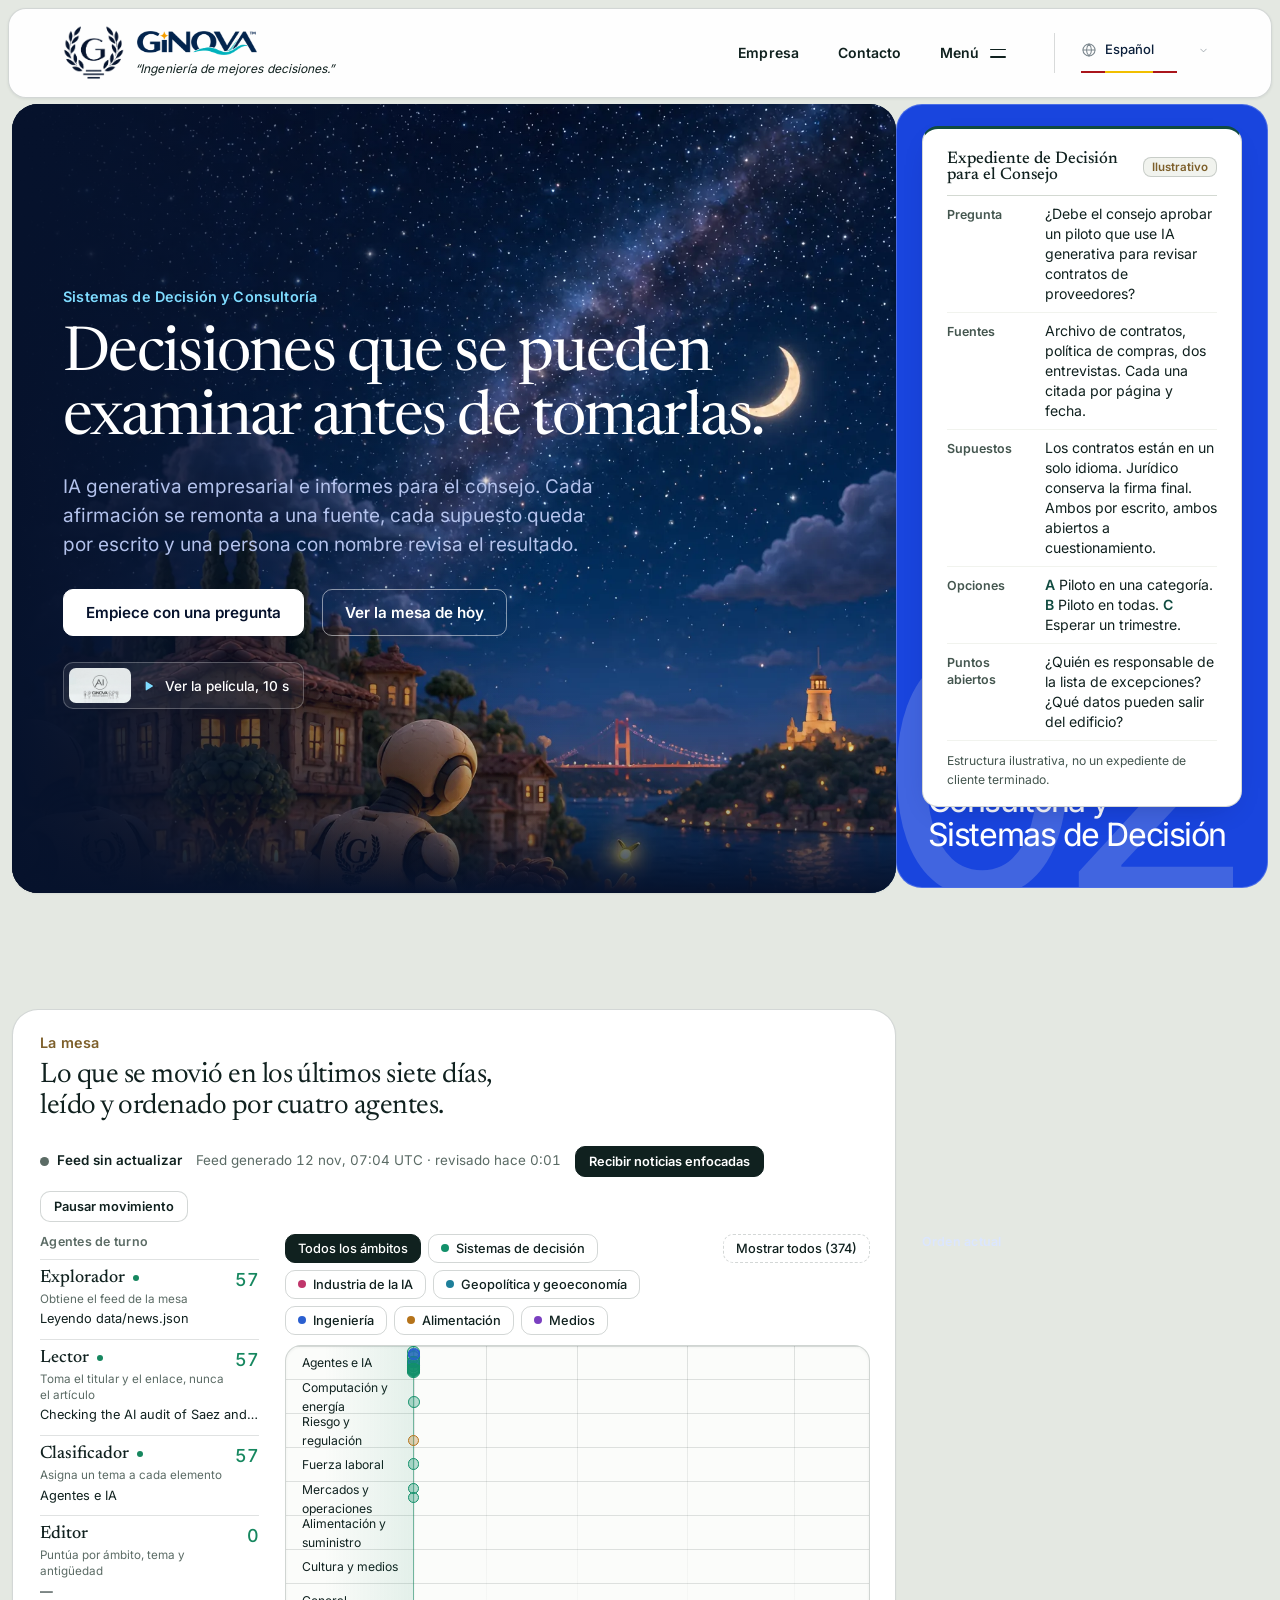
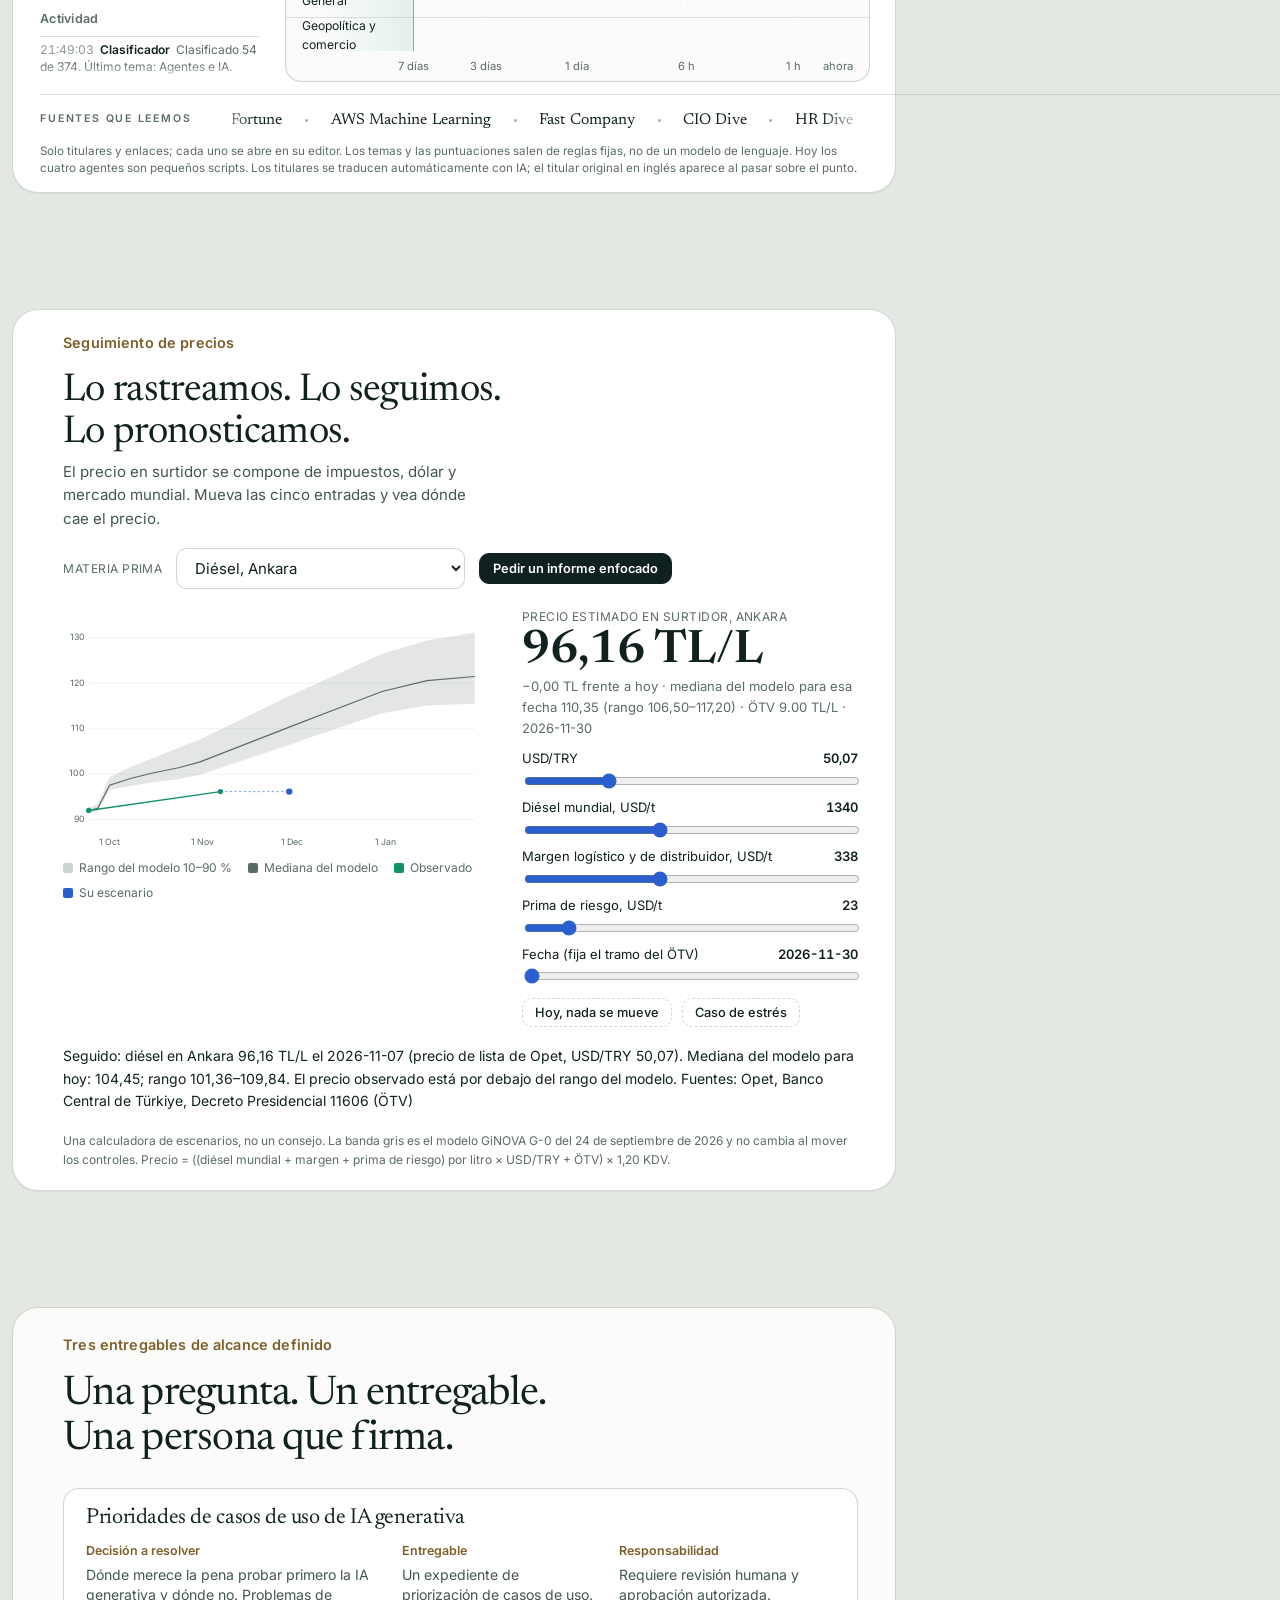
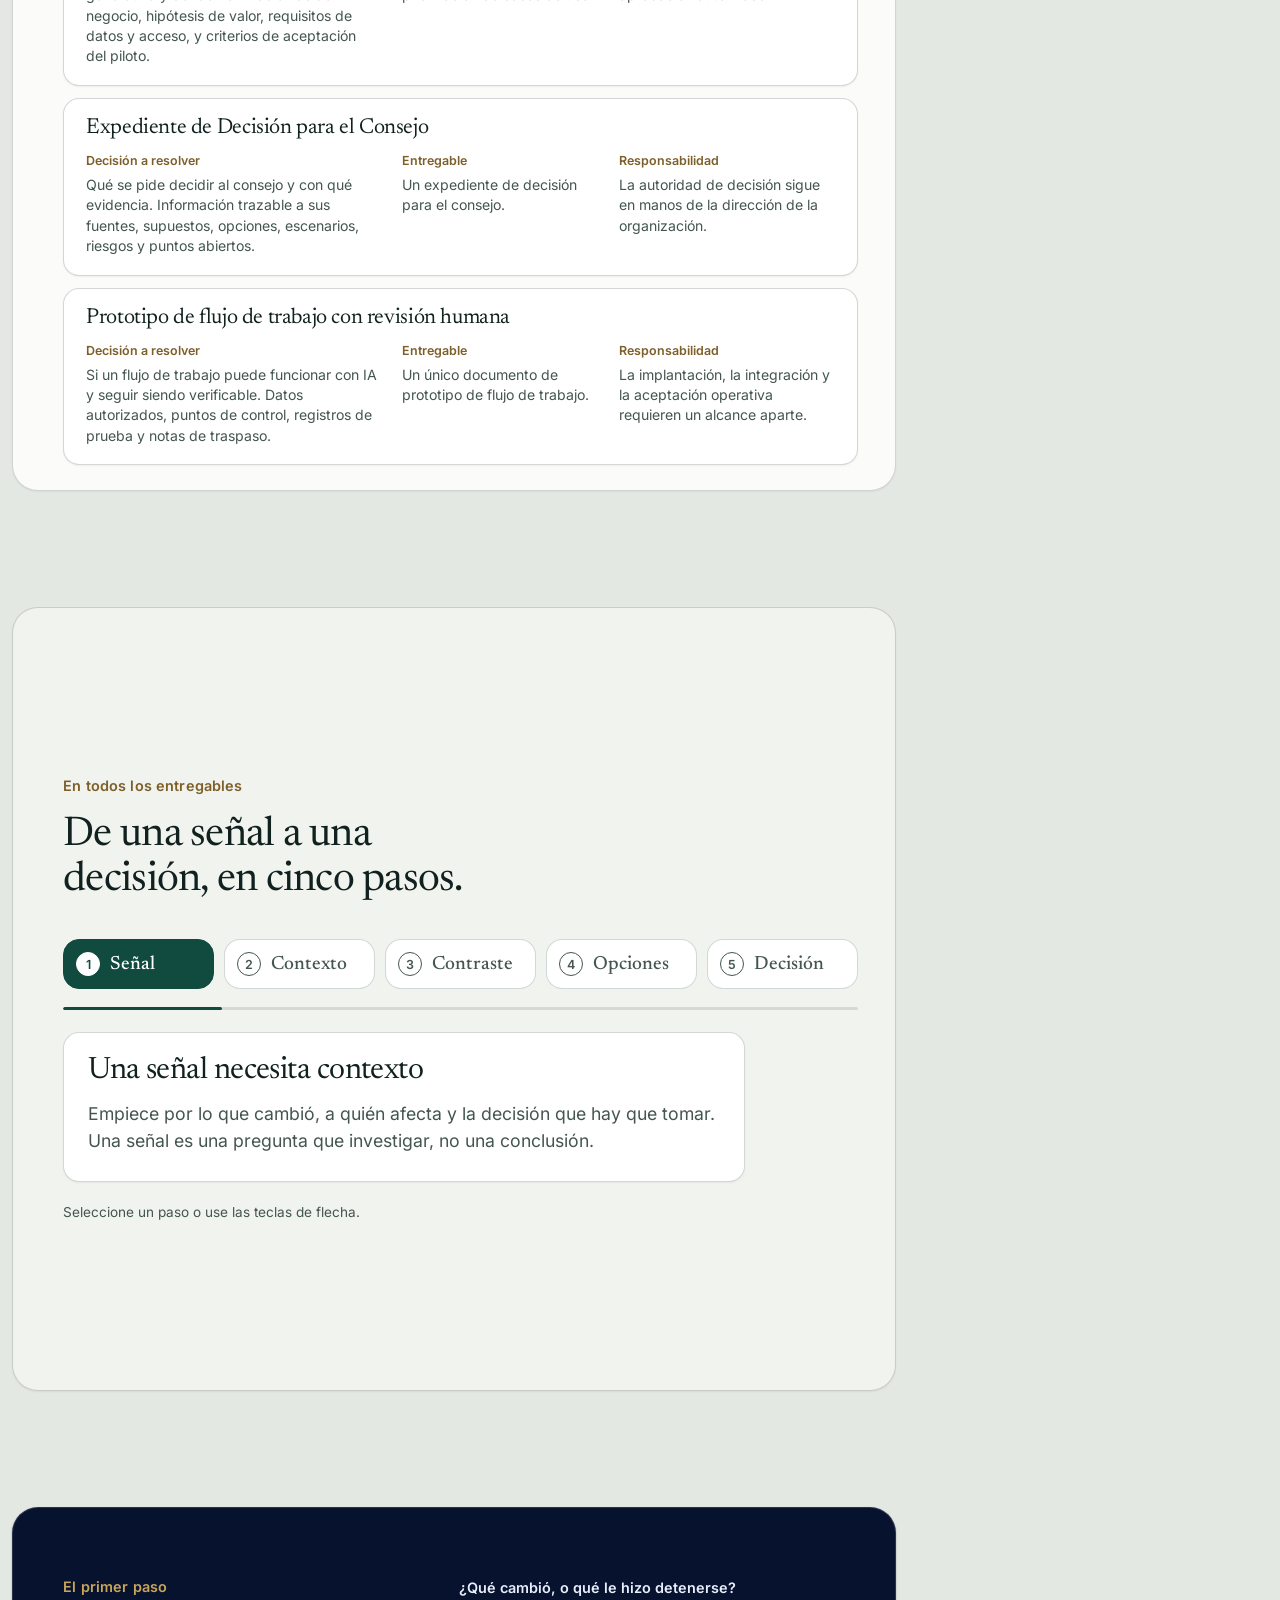
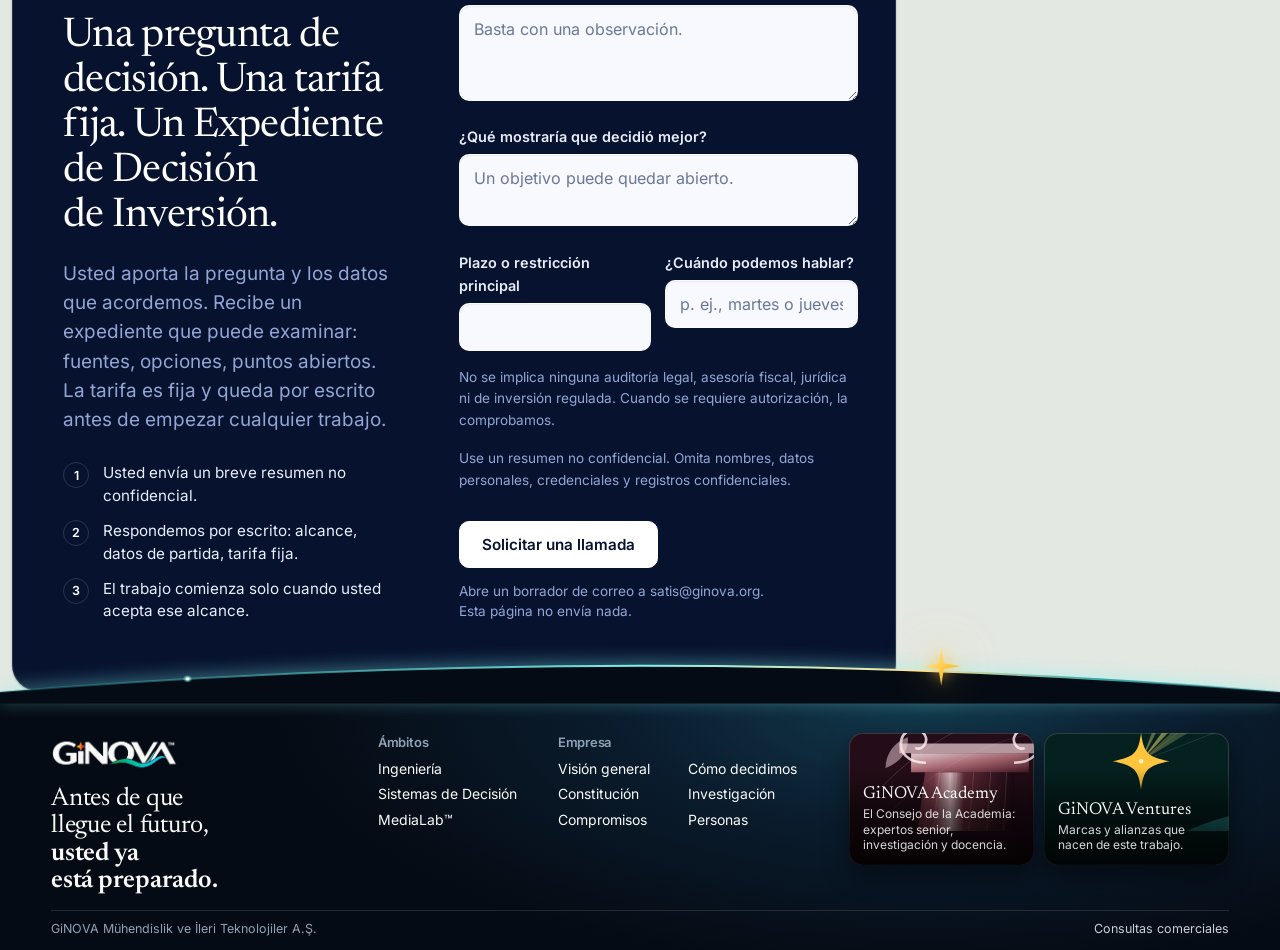
<file: es/index.html>
<!doctype html>
<html lang="es" dir="ltr" data-title-key="meta.title">
<head>
<meta charset="utf-8">
<meta name="viewport" content="width=device-width,initial-scale=1">
<title>GiNOVA Sistemas de Decisión | Decisiones que se pueden examinar</title>
<script>/* Opening: decided before first paint so there is no flash. Not for reduced motion, a deep link or a scrolled page. */
(function(){try{var d=document.documentElement;if(!matchMedia('(prefers-reduced-motion: reduce)').matches&&!document.hidden&&(!location.hash||location.hash==='#intro')&&!(window.scrollY>20)&&!/[?&]still=1/.test(location.search))d.classList.add('intro-play')}catch(e){}})();</script>
<meta name="description" content="IA generativa empresarial e informes para el consejo. Una pregunta de decisión, una tarifa fija y un Expediente de Decisión de Inversión, con cada afirmación vinculada a una fuente y revisada por una persona con nombre.">
<link rel="canonical" href="https://consultancy.ginova.net/es/">
<link rel="alternate" hreflang="en" href="https://consultancy.ginova.net/">
<link rel="alternate" hreflang="it" href="https://consultancy.ginova.net/it/">
<link rel="alternate" hreflang="de" href="https://consultancy.ginova.net/de/">
<link rel="alternate" hreflang="es" href="https://consultancy.ginova.net/es/">
<link rel="alternate" hreflang="tr" href="https://consultancy.ginova.net/tr/">
<link rel="alternate" hreflang="az" href="https://consultancy.ginova.net/az/">
<link rel="alternate" hreflang="ar" href="https://consultancy.ginova.net/ar/">
<link rel="alternate" hreflang="zh-Hans" href="https://consultancy.ginova.net/zh/">
<link rel="alternate" hreflang="x-default" href="https://consultancy.ginova.net/">
<meta property="og:type" content="website">
<meta property="og:site_name" content="GiNOVA">
<meta property="og:locale" content="es_ES">
<meta property="og:title" content="GiNOVA Sistemas de Decisión | Decisiones que se pueden examinar">
<meta property="og:description" content="IA generativa empresarial e informes para el consejo. Una pregunta de decisión, una tarifa fija y un Expediente de Decisión de Inversión, con cada afirmación vinculada a una fuente y revisada por una persona con nombre.">
<meta property="og:url" content="https://consultancy.ginova.net/es/">
<meta property="og:image" content="https://consultancy.ginova.net/chrome/og.png">
<meta name="twitter:card" content="summary_large_image">
<script type="application/ld+json">{"@context": "https://schema.org", "@graph": [{"@type": "Organization", "@id": "https://ginova.org/#org", "name": "GiNOVA", "url": "https://ginova.org/", "logo": "https://consultancy.ginova.net/chrome/crest.png", "email": "satis@ginova.org"}, {"@type": "WebSite", "@id": "https://consultancy.ginova.net/#site", "url": "https://consultancy.ginova.net/", "name": "GiNOVA Sistemas de Decisión", "inLanguage": ["en", "it", "de", "es", "tr", "az", "ar", "zh-Hans"], "publisher": {"@id": "https://ginova.org/#org"}}, {"@type": "WebPage", "url": "https://consultancy.ginova.net/es/", "name": "GiNOVA Sistemas de Decisión | Decisiones que se pueden examinar", "description": "IA generativa empresarial e informes para el consejo. Una pregunta de decisión, una tarifa fija y un Expediente de Decisión de Inversión, con cada afirmación vinculada a una fuente y revisada por una persona con nombre.", "inLanguage": "es", "isPartOf": {"@id": "https://consultancy.ginova.net/#site"}}, {"@type": "Service", "name": "GiNOVA Sistemas de Decisión", "description": "IA generativa empresarial e informes para el consejo. Una pregunta de decisión, una tarifa fija y un Expediente de Decisión de Inversión, con cada afirmación vinculada a una fuente y revisada por una persona con nombre.", "url": "https://consultancy.ginova.net/es/", "provider": {"@id": "https://ginova.org/#org"}, "hasOfferCatalog": {"@type": "OfferCatalog", "name": "Tres entregables de alcance definido", "itemListElement": [{"@type": "Offer", "itemOffered": {"@type": "Service", "name": "Prioridades de casos de uso de IA generativa", "description": "Dónde merece la pena probar primero la IA generativa y dónde no. Problemas de negocio, hipótesis de valor, requisitos de datos y acceso, y criterios de aceptación del piloto."}}, {"@type": "Offer", "itemOffered": {"@type": "Service", "name": "Expediente de Decisión para el Consejo", "description": "Qué se pide decidir al consejo y con qué evidencia. Información trazable a sus fuentes, supuestos, opciones, escenarios, riesgos y puntos abiertos."}}, {"@type": "Offer", "itemOffered": {"@type": "Service", "name": "Prototipo de flujo de trabajo con revisión humana", "description": "Si un flujo de trabajo puede funcionar con IA y seguir siendo verificable. Datos autorizados, puntos de control, registros de prueba y notas de traspaso."}}]}}]}</script>
<link rel="icon" type="image/svg+xml" href="../chrome/favicon.svg">
<link rel="stylesheet" href="../fonts/fonts.css">
<link rel="stylesheet" href="../chrome/chrome.css">
<link rel="stylesheet" href="../style.css">
<link rel="stylesheet" href="../site.css">
</head>
<body>
<a class="gn-skip" href="#main" data-c="skip">Saltar al contenido</a>
<header class="gn-header" id="gnHeader" style="--gn-accent:#1945de">
  <div class="gn-nav" id="gnNav">
    <a class="gn-brand" href="https://ginova.org/" data-route="https://ginova.org/" data-ca="home" aria-label="Inicio de GiNOVA">
      <span class="gn-crest"><img src="../chrome/crest.png" width="62" height="56" alt=""><img class="lt" src="../chrome/crest-light.png" width="62" height="56" alt=""></span>
      <span class="gn-word"><span class="gn-wm"><img class="gn-wordmark" src="../chrome/primary.png" width="140" height="32" alt="GiNOVA"><img class="gn-wordmark lt" src="../chrome/primary-light.png" width="140" height="32" alt=""></span><span class="gn-motto" data-c="motto.decision">“Ingeniería de mejores decisiones.”</span></span>
    </a>
    <span class="gn-gap" aria-hidden="true"><span class="gn-sec"><i class="n"></i><i class="rule"></i><b class="t"></b></span></span>
    <div class="gn-links" id="gnLinks">
      <a class="gn-co" id="gnCompany" href="https://ginova.org/company/" data-route="https://ginova.org/company/" data-c="company">Empresa</a>
      <a class="gn-contact" id="gnContact" href="#start" data-ca="nav.contact" aria-label="Contacto"><span class="gn-contact-label" data-c="nav.contact">Contacto</span></a>
      <button class="gn-menu" id="gnMenuBtn" type="button" aria-expanded="false" aria-controls="gnOverlay"><span class="lbl" data-c="menu">Menú</span><span class="bars" aria-hidden="true"><i></i><i></i></span></button>
      <div class="language-switcher" data-language-theme="portal"><select id="language-select" class="language-native" aria-label="Language"><option data-group="1" value="en" lang="en" dir="ltr">English</option><option data-group="1" value="it" lang="it" dir="ltr">Italiano</option><option data-group="1" value="de" lang="de" dir="ltr">Deutsch</option><option data-group="1" value="es" lang="es" dir="ltr" selected>Español</option><option data-group="2" value="tr" lang="tr" dir="ltr">Türkçe</option><option data-group="2" value="az" lang="az" dir="ltr">Azerbaycani</option><option data-group="3" value="ar" lang="ar" dir="rtl">العربية</option><option data-group="3" value="zh" lang="zh-Hans" dir="ltr">简体中文</option></select></div>
    </div>
  </div>
  <span class="gn-prog" aria-hidden="true"><i></i></span>
</header>
<div class="gn-ov" id="gnOverlay" role="dialog" aria-modal="true" data-ca="menu" aria-label="Menú" data-site="decision" data-cur="decision">
  <div class="gn-ovbg" aria-hidden="true"><i class="l" data-s="engineering" style="background-color:#07131b;background-image:url(../chrome/pop-engineering.svg);background-position:center 64%"></i><i class="l" data-s="decision" style="background-color:#050934;background-image:url(../chrome/pop-decision.svg);background-position:center 34%"></i><i class="l" data-s="medialab" style="background-color:#1a0b2e;background-image:url(../chrome/pop-medialab.svg);background-position:center 42%"></i><i class="l" data-s="academy" style="background-color:#240d18;background-image:url(../chrome/pop-academy.svg);background-position:right 20%"></i><i class="l" data-s="ventures" style="background-color:#04211f;background-image:url(../chrome/pop-ventures.svg);background-position:right 14%"></i><i class="wash"></i></div>
  <div class="gn-ovin">
    <nav class="gn-ovsites" data-ca="sites" aria-label="Sitios de GiNOVA.NET">
      <p class="gn-ph" data-c="sites.h">GiNOVA.NET</p>
      <ol>
        <li><a class="gn-row" href="https://engineering.ginova.net/" data-route="https://engineering.ginova.net/" data-s="engineering"><span class="ix">01</span><span class="nm" data-c="nav.engineering">Ingeniería</span><svg class="go" viewBox="0 0 24 24" width="22" height="22" fill="none" stroke="currentColor" stroke-width="1.6" stroke-linecap="round" stroke-linejoin="round" aria-hidden="true"><path d="M7 17 17 7M8 7h9v9"/></svg><span class="d" data-c="d.engineering">Sistemas de producción, viabilidad y desarrollo de productos y procesos, incluida la alimentación.</span></a></li>
        <li class="is-cur"><div class="gn-row" aria-current="page"><span class="ix">02</span><span class="nm" data-c="nav.decision">Sistemas de Decisión</span><em class="here" data-c="here">Está aquí</em><span class="d" data-c="d.decision">Consultoría, datos e IA: una pregunta de decisión, una tarifa fija, un Expediente de Decisión de Inversión.</span></div></li>
        <li><a class="gn-row" href="https://medialab.ginova.net/" data-route="https://medialab.ginova.net/" data-s="medialab"><span class="ix">03</span><span class="nm" dir="ltr" data-c="nav.medialab">MediaLab™</span><svg class="go" viewBox="0 0 24 24" width="22" height="22" fill="none" stroke="currentColor" stroke-width="1.6" stroke-linecap="round" stroke-linejoin="round" aria-hidden="true"><path d="M7 17 17 7M8 7h9v9"/></svg><span class="d" data-c="d.medialab">Web, cine, sonido y comunicación de marca, por encargo.</span></a></li>
        <li><a class="gn-row" href="https://academy.ginova.net/" data-route="https://academy.ginova.net/" data-s="academy"><span class="ix">04</span><span class="nm" data-c="nav.academy">Academia</span><svg class="go" viewBox="0 0 24 24" width="22" height="22" fill="none" stroke="currentColor" stroke-width="1.6" stroke-linecap="round" stroke-linejoin="round" aria-hidden="true"><path d="M7 17 17 7M8 7h9v9"/></svg><span class="d" data-c="d.academy">El Consejo de la Academia: expertos senior, investigación y docencia.</span></a></li>
        <li><a class="gn-row" href="https://ventures.ginova.net/" data-route="https://ventures.ginova.net/" data-s="ventures"><span class="ix">05</span><span class="nm" data-c="nav.ventures">Ventures</span><svg class="go" viewBox="0 0 24 24" width="22" height="22" fill="none" stroke="currentColor" stroke-width="1.6" stroke-linecap="round" stroke-linejoin="round" aria-hidden="true"><path d="M7 17 17 7M8 7h9v9"/></svg><span class="d" data-c="d.ventures">Marcas y alianzas que nacen de este trabajo.</span></a></li>
      </ol>
    </nav>
    <nav class="gn-ovpage" data-ca="pagenav" aria-label="pagenav">
      <p class="gn-ph" data-c="menu.page">En esta página</p>
      <ol>
        <li><a class="gn-pl" href="#intro" data-c="rail.promise">Propuesta</a></li>
        <li><a class="gn-pl" href="#desk" data-c="rail.desk">La mesa</a></li>
        <li><a class="gn-pl" href="#prices" data-c="rail.prices">Precios</a></li>
        <li><a class="gn-pl" href="#work" data-c="rail.work">Trabajo</a></li>
        <li><a class="gn-pl" href="#method" data-c="rail.method">Método</a></li>
        <li><a class="gn-pl" href="#start" data-c="rail.start">Inicio</a></li>
      </ol>
      <a class="gn-all" href="https://ginova.org/#gn-company-overview" data-route="https://ginova.org/#gn-company-overview" data-c="nav.about">Nosotros</a>
    </nav>
    <div class="gn-ovfoot" id="gnOvFoot"></div>
  </div>
</div>


<div class="field" aria-hidden="true"><span>02</span><b data-c="long.decision">Consultoría y
Sistemas de Decisión</b></div>


<main id="main">

<!-- 1. Promise: the headline, with the dossier resting on the blue card -->
<section id="intro" class="screen s-intro" data-nav="rail.promise" aria-labelledby="h-intro">
  <div class="curtains" aria-hidden="true">
    <div class="cur p1 c-eng"><span>01</span><b data-c="nav.engineering">Ingeniería</b></div>
    <div class="cur p2 home"><span>02</span><b data-c="long.decision">Consultoría y
Sistemas de Decisión</b></div>
    <div class="cur p3 c-med"><span>03</span><b data-c="nav.medialab" dir="ltr">MediaLab™</b></div>
  </div>
  <div class="hero-art" aria-hidden="true"><img src="../img/hero/night-walk-1600.webp" srcset="../img/hero/night-walk-1600.webp 1600w, ../img/hero/night-walk-3200.webp 3200w" sizes="100vw" alt="" width="3200" height="2552" fetchpriority="high" decoding="async"></div>
  <div class="wrap intro-grid">
    <div class="intro-copy">
      <p class="kicker" data-t="intro.kicker">Sistemas de Decisión y Consultoría</p>
      <h1 id="h-intro" data-t="intro.h1">Decisiones que se pueden examinar antes de tomarlas.</h1>
      <p class="lede" data-t="intro.lede">IA generativa empresarial e informes para el consejo. Cada afirmación se remonta a una fuente, cada supuesto queda por escrito y una persona con nombre revisa el resultado.</p>
      <p class="actions">
        <a class="btn btn-solid" href="#start" data-t="intro.cta1">Empiece con una pregunta</a>
        <a class="btn btn-line" href="#desk" data-t="intro.cta2">Ver la mesa de hoy</a>
      </p>
      <button class="filmchip" id="filmOpen" type="button" aria-haspopup="dialog">
        <span class="thumb" aria-hidden="true"></span>
        <svg class="pl" viewBox="0 0 24 24" width="14" height="14" fill="currentColor" aria-hidden="true"><path d="M8 5.5v13a1 1 0 0 0 1.5.86l10.5-6.5a1 1 0 0 0 0-1.72L9.5 4.64A1 1 0 0 0 8 5.5Z"/></svg>
        <span class="ft" data-t="film.open">Ver la película, 10 s</span>
      </button>
    </div>

    <figure class="sheet" data-taria="sheet.label" aria-label="Página ilustrativa de un expediente de decisión para el consejo">
      <div class="sheet-head">
        <span data-t="sheet.head">Expediente de Decisión para el Consejo</span>
        <span data-t="sheet.badge">Ilustrativo</span>
      </div>
      <dl>
        <div><dt data-t="sheet.q">Pregunta</dt><dd data-t="sheet.q.v">¿Debe el consejo aprobar un piloto que use IA generativa para revisar contratos de proveedores?</dd></div>
        <div><dt data-t="sheet.s">Fuentes</dt><dd data-t="sheet.s.v">Archivo de contratos, política de compras, dos entrevistas. Cada una citada por página y fecha.</dd></div>
        <div><dt data-t="sheet.a">Supuestos</dt><dd data-t="sheet.a.v">Los contratos están en un solo idioma. Jurídico conserva la firma final. Ambos por escrito, ambos abiertos a cuestionamiento.</dd></div>
        <div><dt data-t="sheet.o">Opciones</dt><dd data-th="sheet.o.v"><b>A</b> Piloto en una categoría. <b>B</b> Piloto en todas. <b>C</b> Esperar un trimestre.</dd></div>
        <div><dt data-t="sheet.p">Puntos abiertos</dt><dd data-t="sheet.p.v">¿Quién es responsable de la lista de excepciones? ¿Qué datos pueden salir del edificio?</dd></div>
      </dl>
      <figcaption data-t="sheet.cap">Estructura ilustrativa, no un expediente de cliente terminado.</figcaption>
    </figure>
  </div>
</section>

<!-- 2. The Desk -->
<section id="desk" class="screen s-desk" data-nav="rail.desk" aria-labelledby="h-desk">
  <div class="desk" id="deskRoot">
    <header class="desk-top">
      <div>
        <p class="kicker" data-t="desk.kicker">La mesa</p>
        <h2 id="h-desk" data-t="desk.h2">Lo que se movió en los últimos siete días, leído y ordenado por cuatro agentes.</h2>
      </div>
      <div class="desk-status">
        <span class="live" id="deskLive"><i></i><b id="deskState">&hellip;</b></span>
        <span id="deskMeta">&nbsp;</span>
        <button class="getnews" id="deskGet" type="button" aria-haspopup="dialog" data-t="sub.cta">Recibir noticias enfocadas</button>
        <button class="pause" id="deskPause" type="button" aria-pressed="false" data-t="btn.pause">Pausar movimiento</button>
      </div>
    </header>

    <div class="desk-main">
      <section class="agents" data-taria="desk.agents.label" aria-label="Los cuatro agentes">
        <h3 data-t="desk.agents">Agentes de turno</h3>
        <ul id="agents">
          <li data-a="scout"><b data-t="agent.scout">Explorador</b><span class="do" data-t="agent.scout.do">Obtiene el feed de la mesa</span><em class="now" data-now>&mdash;</em><strong data-n>0</strong></li>
          <li data-a="reader"><b data-t="agent.reader">Lector</b><span class="do" data-t="agent.reader.do">Toma el titular y el enlace, nunca el artículo</span><em class="now" data-now>&mdash;</em><strong data-n>0</strong></li>
          <li data-a="sorter"><b data-t="agent.sorter">Clasificador</b><span class="do" data-t="agent.sorter.do">Asigna un tema a cada elemento</span><em class="now" data-now>&mdash;</em><strong data-n>0</strong></li>
          <li data-a="editor"><b data-t="agent.editor">Editor</b><span class="do" data-t="agent.editor.do">Puntúa por ámbito, tema y antigüedad</span><em class="now" data-now>&mdash;</em><strong data-n>0</strong></li>
        </ul>
        <h3 class="log-h" data-t="desk.activity">Actividad</h3>
        <ol class="log" id="deskLog" data-taria="desk.log.label" aria-label="Actividad de los agentes, lo más reciente primero"></ol>
      </section>

      <section class="radar-wrap" data-taria="desk.radar.label" aria-label="Radar de titulares por tema y antigüedad">
        <div class="filters-row">
        <div class="filters" role="group" data-taria="desk.filter.label" aria-label="Filtrar por ámbito" id="deskFilters">
          <button type="button" data-lane="all" aria-pressed="true"><span data-t="lane.all">Todos los ámbitos</span></button>
          <button type="button" data-lane="decision" aria-pressed="false"><i style="--c:var(--l-decision)"></i><span data-t="lane.decision">Sistemas de decisión</span></button>
          <button type="button" data-lane="ai" aria-pressed="false"><i style="--c:var(--l-ai)"></i><span data-t="lane.ai">Industria de la IA</span></button>
          <button type="button" data-lane="world" aria-pressed="false"><i style="--c:var(--l-world)"></i><span data-t="lane.world">Geopolítica y geoeconomía</span></button>
          <button type="button" data-lane="engineering" aria-pressed="false"><i style="--c:var(--l-engineering)"></i><span data-t="lane.engineering">Ingeniería</span></button>
          <button type="button" data-lane="food" aria-pressed="false"><i style="--c:var(--l-food)"></i><span data-t="lane.food">Alimentación</span></button>
          <button type="button" data-lane="media" aria-pressed="false"><i style="--c:var(--l-media)"></i><span data-t="lane.media">Medios</span></button>
        </div>
        <button type="button" class="allbtn" id="deskAll" aria-pressed="false" hidden></button>
        </div>
        <div class="radar" id="radar">
          <div class="plot" id="plot"></div>
          <div class="tip" id="tip" role="status" hidden></div>
        </div>
      </section>

      <section class="rank" data-taria="desk.rank.label" aria-label="Titulares principales, ordenados">
        <h3 data-t="desk.ranked">Orden actual</h3>
        <ol id="rank"></ol>
      </section>
    </div>

    <div class="srcline" id="deskSrcLine" data-taria="desk.src" aria-label="Fuentes que leemos" hidden>
      <span class="srcline-h" data-t="desk.src">Fuentes que leemos</span>
      <div class="srcline-run"><div class="srcline-track" id="deskSrc"></div></div>
    </div>

    <p class="desk-note" data-t="desk.note">Solo titulares y enlaces; cada uno se abre en su editor. Los temas y las puntuaciones salen de reglas fijas, no de un modelo de lenguaje. Hoy los cuatro agentes son pequeños scripts. Los titulares se traducen automáticamente con IA; el titular original en inglés aparece al pasar sobre el punto.</p>
    <noscript><p class="desk-note">The desk needs JavaScript. Without it, open the sources directly: Food Dive, MIT Technology Review, Engineering.com, Variety.</p></noscript>
  </div>

  <dialog class="subdlg" id="subDlg" aria-labelledby="subH">
    <form class="sub-in" id="subForm" method="dialog" novalidate>
      <button class="dlg-x" id="subClose" type="button" data-ca="close" aria-label="Cerrar"><svg viewBox="0 0 24 24" width="18" height="18" fill="none" stroke="currentColor" stroke-width="1.8" stroke-linecap="round" aria-hidden="true"><path d="M6 6l12 12M18 6 6 18"/></svg></button>
      <h3 id="subH" data-t="sub.h">Noticias de mercado enfocadas, donde usted trabaja</h3>
      <p class="sub-lede" data-t="sub.lede">Díganos qué seguir y dónde quiere recibirlo. Respondemos por escrito para confirmar lo que podemos enviarle ahora.</p>
      <fieldset><legend data-t="sub.what">Qué seguir</legend>
        <div class="sub-grid">
          <label class="sub-opt"><input type="checkbox" name="f" value="decision"><span data-t="lane.decision">Sistemas de decisión</span></label>
          <label class="sub-opt"><input type="checkbox" name="f" value="ai"><span data-t="lane.ai">Industria de la IA</span></label>
          <label class="sub-opt"><input type="checkbox" name="f" value="world"><span data-t="lane.world">Geopolítica y geoeconomía</span></label>
          <label class="sub-opt"><input type="checkbox" name="f" value="engineering"><span data-t="lane.engineering">Ingeniería</span></label>
          <label class="sub-opt"><input type="checkbox" name="f" value="food"><span data-t="lane.food">Alimentación</span></label>
          <label class="sub-opt"><input type="checkbox" name="f" value="media"><span data-t="lane.media">Medios</span></label>
        </div>
      </fieldset>
      <fieldset><legend data-t="sub.where">Dónde recibirlo</legend>
        <div class="sub-grid">
          <label class="sub-opt" aria-disabled="true"><input type="checkbox" checked disabled><span data-t="sub.ch.page">En esta página</span><em class="sub-chip live" data-t="sub.chip.live">Activo ahora</em></label>
          <label class="sub-opt"><input type="checkbox" name="c" value="email" checked><span data-t="sub.ch.email">Correo electrónico</span><em class="sub-chip" data-t="sub.chip.req">Bajo petición</em></label>
          <label class="sub-opt"><input type="checkbox" name="c" value="whatsapp"><span data-t="sub.ch.wa">WhatsApp</span><em class="sub-chip plan" data-t="sub.chip.plan">Previsto</em></label>
          <label class="sub-opt"><input type="checkbox" name="c" value="desktop"><span data-t="sub.ch.desk">Alertas de escritorio</span><em class="sub-chip plan" data-t="sub.chip.plan">Previsto</em></label>
        </div>
      </fieldset>
      <label class="sub-nl" for="subNote" data-t="sub.note">¿Algo concreto que vigilar? Productos, países, competidores.</label>
      <textarea id="subNote" rows="3" maxlength="600"></textarea>
      <p class="actions"><button class="btn btn-solid" id="subGo" type="submit" data-t="sub.go">Preparar mi solicitud</button>
        <span class="fine" data-t="start.fine">Abre un borrador de correo a satis@ginova.org. Esta página no envía nada.</span></p>
    </form>
  </dialog>
</section>



<!-- Price watch: Ankara diesel, traced, followed, forecast -->
<section id="prices" class="screen s-prices" data-nav="rail.prices" aria-labelledby="h-prices">
  <div class="wrap pw">
    <div class="pw-head">
      <p class="kicker" data-p="kicker">Price watch</p>
      <h2 id="h-prices" data-p="h2">We trace it. We follow it. We forecast it.</h2>
      <p class="lede" data-p="lede">The pump price is built from tax, the dollar and the world market. Move the five inputs and see where the price lands.</p>
    </div>
    <div class="pw-pick"><label for="pwSel" data-p="pick">Commodity</label><select id="pwSel"></select><button type="button" class="getnews" id="pwReport" data-p="report">Get a focused report</button></div>
    <div id="pwPending" class="pw-pending" hidden><h3 id="pwPName"></h3><p id="pwPWhat"></p><p id="pwPSrc" class="pw-note"></p></div>
    <div class="pw-grid" id="pwGrid">
      <figure class="pw-chart"><svg id="pwSvg" viewBox="0 0 720 420" role="img" data-paria="chart" aria-label="Ankara diesel price, observed and forecast"></svg>
        <figcaption id="pwLegend" class="pw-leg"></figcaption></figure>
      <div class="pw-panel">
        <div class="pw-out" aria-live="polite"><span class="pw-k" data-p="out">Estimated Ankara pump price</span><b id="pwVal">—</b><span id="pwCmp" class="pw-cmp"></span></div>
        <div id="pwSliders" class="pw-sl"></div>
        <p class="pw-btns"><button type="button" class="allbtn" id="pwNow" data-p="reset">Today, nothing moves</button><button type="button" class="allbtn" id="pwStress" data-p="stress">Stress case</button></p>
      </div>
    </div>
    <p class="pw-track" id="pwTrack"></p>
    <p class="pw-note" data-p="note">A scenario calculator, not advice. The grey band is the GiNOVA G-0 model of 24 September 2026 and does not change when you move the sliders. Pump price = ((world diesel + margin + risk premium) per litre × USD/TRY + ÖTV) × 1.20 KDV.</p>
  </div>
</section>


<!-- 3. Work -->
<section id="work" class="screen s-work" data-nav="rail.work" aria-labelledby="h-work">
  <div class="wrap">
    <p class="kicker" data-t="work.kicker">Tres entregables de alcance definido</p>
    <h2 id="h-work" data-t="work.h2">Una pregunta. Un entregable. Una persona que firma.</h2>
    <div class="offers">
      <article>
        <h3 data-t="work.1.t">Prioridades de casos de uso de IA generativa</h3>
        <dl>
          <div><dt data-t="work.dt1">Decisión a resolver</dt><dd data-t="work.1.d">Dónde merece la pena probar primero la IA generativa y dónde no. Problemas de negocio, hipótesis de valor, requisitos de datos y acceso, y criterios de aceptación del piloto.</dd></div>
          <div><dt data-t="work.dt2">Entregable</dt><dd data-t="work.1.o">Un expediente de priorización de casos de uso.</dd></div>
          <div><dt data-t="work.dt3">Responsabilidad</dt><dd data-t="work.1.r">Requiere revisión humana y aprobación autorizada.</dd></div>
        </dl>
      </article>
      <article>
        <h3 data-t="work.2.t">Expediente de Decisión para el Consejo</h3>
        <dl>
          <div><dt data-t="work.dt1">Decisión a resolver</dt><dd data-t="work.2.d">Qué se pide decidir al consejo y con qué evidencia. Información trazable a sus fuentes, supuestos, opciones, escenarios, riesgos y puntos abiertos.</dd></div>
          <div><dt data-t="work.dt2">Entregable</dt><dd data-t="work.2.o">Un expediente de decisión para el consejo.</dd></div>
          <div><dt data-t="work.dt3">Responsabilidad</dt><dd data-t="work.2.r">La autoridad de decisión sigue en manos de la dirección de la organización.</dd></div>
        </dl>
      </article>
      <article>
        <h3 data-t="work.3.t">Prototipo de flujo de trabajo con revisión humana</h3>
        <dl>
          <div><dt data-t="work.dt1">Decisión a resolver</dt><dd data-t="work.3.d">Si un flujo de trabajo puede funcionar con IA y seguir siendo verificable. Datos autorizados, puntos de control, registros de prueba y notas de traspaso.</dd></div>
          <div><dt data-t="work.dt2">Entregable</dt><dd data-t="work.3.o">Un único documento de prototipo de flujo de trabajo.</dd></div>
          <div><dt data-t="work.dt3">Responsabilidad</dt><dd data-t="work.3.r">La implantación, la integración y la aceptación operativa requieren un alcance aparte.</dd></div>
        </dl>
      </article>
    </div>
  </div>
</section>

<!-- 4. Method -->
<section id="method" class="screen s-method" data-nav="rail.method" aria-labelledby="h-method">
  <div class="wrap">
    <p class="kicker" data-t="method.kicker">En todos los entregables</p>
    <h2 id="h-method" data-t="method.h2">De una señal a una decisión, en cinco pasos.</h2>
    <div class="steps" id="steps" role="tablist" data-taria="method.label" aria-label="Pasos de la decisión">
      <button role="tab" aria-selected="true"  aria-controls="stepPanel" id="t0" data-i="0"><span>1</span><bdi data-t="step.0.n">Señal</bdi></button>
      <button role="tab" aria-selected="false" aria-controls="stepPanel" id="t1" data-i="1" tabindex="-1"><span>2</span><bdi data-t="step.1.n">Contexto</bdi></button>
      <button role="tab" aria-selected="false" aria-controls="stepPanel" id="t2" data-i="2" tabindex="-1"><span>3</span><bdi data-t="step.2.n">Contraste</bdi></button>
      <button role="tab" aria-selected="false" aria-controls="stepPanel" id="t3" data-i="3" tabindex="-1"><span>4</span><bdi data-t="step.3.n">Opciones</bdi></button>
      <button role="tab" aria-selected="false" aria-controls="stepPanel" id="t4" data-i="4" tabindex="-1"><span>5</span><bdi data-t="step.4.n">Decisión</bdi></button>
    </div>
    <div class="track" aria-hidden="true"><i id="trackFill"></i></div>
    <div class="step-panel" id="stepPanel" role="tabpanel" aria-labelledby="t0" tabindex="0">
      <h3 id="stepTitle"></h3>
      <p id="stepBody"></p>
    </div>
    <p class="hint" data-t="method.hint">Seleccione un paso o use las teclas de flecha.</p>
  </div>
</section>

<!-- 6. Start: the first offer, what happens next, and the request -->
<section id="start" class="screen s-start" data-nav="rail.start" aria-labelledby="h-start">
  <div class="wrap start-grid">
    <div>
      <p class="kicker" data-t="start.kicker">El primer paso</p>
      <h2 id="h-start" data-t="start.h2">Una pregunta de decisión. Una tarifa fija. Un Expediente de Decisión de Inversión.</h2>
      <p class="lede" data-t="start.lede">Usted aporta la pregunta y los datos que acordemos. Recibe un expediente que puede examinar: fuentes, opciones, puntos abiertos. La tarifa es fija y queda por escrito antes de empezar cualquier trabajo.</p>
      <ol class="next" data-taria="next.label" aria-label="Qué ocurre después">
        <li><b aria-hidden="true">1</b><span data-t="next.1">Usted envía un breve resumen no confidencial.</span></li>
        <li><b aria-hidden="true">2</b><span data-t="next.2">Respondemos por escrito: alcance, datos de partida, tarifa fija.</span></li>
        <li><b aria-hidden="true">3</b><span data-t="next.3">El trabajo comienza solo cuando usted acepta ese alcance.</span></li>
      </ol>
    </div>
    <form id="startForm" class="form" novalidate>
      <label for="f1" data-t="start.l1">¿Qué cambió, o qué le hizo detenerse?</label>
      <textarea id="f1" rows="3" maxlength="900" data-tph="start.p1" placeholder="Basta con una observación."></textarea>
      <label for="f2" data-t="start.l2">¿Qué mostraría que decidió mejor?</label>
      <textarea id="f2" rows="2" maxlength="600" data-tph="start.p2" placeholder="Un objetivo puede quedar abierto."></textarea>
      <div class="two">
        <div><label for="f3" data-t="start.l3">Plazo o restricción principal</label><input id="f3" type="text" maxlength="200"></div>
        <div><label for="f4" data-t="start.l4">¿Cuándo podemos hablar?</label><input id="f4" type="text" maxlength="200" data-tph="start.p4" placeholder="p. ej., martes o jueves por la tarde"></div>
      </div>
      <p class="privacy" data-t="limits.3.d">No se implica ninguna auditoría legal, asesoría fiscal, jurídica ni de inversión regulada. Cuando se requiere autorización, la comprobamos.</p>
      <p class="privacy" data-t="start.privacy">Use un resumen no confidencial. Omita nombres, datos personales, credenciales y registros confidenciales.</p>
      <p class="actions">
        <button class="btn btn-solid" id="startBtn" type="submit" data-t="start.btn">Solicitar una llamada</button>
        <span class="fine" data-t="start.fine">Abre un borrador de correo a satis@ginova.org. Esta página no envía nada.</span>
      </p>
    </form>
  </div>
</section>

</main>

<footer id="gn-contact" class="gn-world"><svg class="gw-limb" aria-hidden="true" viewBox="0 0 1440 60" preserveAspectRatio="none"><defs><linearGradient id="gwl" x1="0" x2="1"><stop stop-color="#2FA7A7" stop-opacity=".25"/><stop offset=".5" stop-color="#7FF3EE"/><stop offset=".72" stop-color="#FFE4A0"/><stop offset=".86" stop-color="#2FA7A7"/><stop offset="1" stop-color="#2FA7A7" stop-opacity=".25"/></linearGradient></defs><path d="M0 60V44Q720 -28 1440 44V60Z" fill="#050B14"/><path d="M0 44Q720 -28 1440 44" fill="none" stroke="url(#gwl)" stroke-width="2" vector-effect="non-scaling-stroke"/><defs><radialGradient id="gwb"><stop offset="0" stop-color="#fff"/><stop offset=".3" stop-color="#fff6d6"/><stop offset=".55" stop-color="#7FF3EE" stop-opacity=".55"/><stop offset="1" stop-color="#7FF3EE" stop-opacity="0"/></radialGradient></defs><ellipse class="gw-boom" cx="720" cy="8" rx="0" ry="0" fill="none" stroke="#BFFBF7" stroke-width="2" vector-effect="non-scaling-stroke" opacity="0"><animate attributeName="rx" dur="16s" repeatCount="indefinite" values="0;0;0;640;640" keyTimes="0;.745;.75;.84;1"/><animate attributeName="ry" dur="16s" repeatCount="indefinite" values="0;0;0;22;22" keyTimes="0;.745;.75;.84;1"/><animate attributeName="opacity" dur="16s" repeatCount="indefinite" values="0;0;.95;0;0" keyTimes="0;.745;.755;.84;1"/></ellipse><circle class="gw-orb" r="15" cx="0" cy="0" fill="url(#gwb)"><animateMotion dur="16s" repeatCount="indefinite" calcMode="spline" path="M0 44Q720 -28 1440 44" keyPoints="0;.5;1;.5;0" keyTimes="0;.25;.5;.75;1" keySplines=".1 .6 .4 1;.6 0 .9 .4;.6 0 .9 .4;.1 .6 .4 1"/><animate attributeName="r" dur="16s" repeatCount="indefinite" calcMode="spline" values="1.5;15;1.5;15;1.5" keyTimes="0;.25;.5;.75;1" keySplines=".1 .6 .4 1;.6 0 .9 .4;.6 0 .9 .4;.1 .6 .4 1"/></circle></svg><i class="gw-star" aria-hidden="true"><b></b></i><div class="gw-in"><div class="gw-brand"><img src="../chrome/wordmark-reversed.png" width="150" alt="GiNOVA"><p data-c="motto">Antes de que llegue el futuro, usted ya está preparado.</p></div><nav aria-label="Ámbitos" data-ca="fields"><h2 data-c="fields">Ámbitos</h2><a href="https://engineering.ginova.net/" data-route="https://engineering.ginova.net/" data-c="nav.engineering">Ingeniería</a><a href="https://consultancy.ginova.net/" data-route="https://consultancy.ginova.net/" data-c="nav.decision">Sistemas de Decisión</a><a href="https://medialab.ginova.net/" data-route="https://medialab.ginova.net/" dir="ltr">MediaLab™</a></nav><nav class="gw-co" aria-label="Empresa" data-ca="company"><h2 data-c="company">Empresa</h2><a data-route="https://ginova.org/company/" href="https://ginova.org/company/" data-c="overview">Visión general</a><a data-route="https://ginova.org/company/constitution/" href="https://ginova.org/company/constitution/" data-c="constitution">Constitución</a><a data-route="https://ginova.org/company/commitments/" href="https://ginova.org/company/commitments/" data-c="commitments">Compromisos</a><a data-route="https://ginova.org/company/how-we-decide/" href="https://ginova.org/company/how-we-decide/" data-c="decide">Cómo decidimos</a><a data-route="https://ginova.org/company/research/" href="https://ginova.org/company/research/" data-c="research">Investigación</a><a data-route="https://ginova.org/company/people/" href="https://ginova.org/company/people/" data-c="people">Personas</a></nav><div class="gw-tiles"><a class="gw-tile gw-aca" data-route="https://ginova.org/company/academy/" href="https://ginova.org/company/academy/"><svg class="gw-art" aria-hidden="true" viewBox="-235 104 660 184" preserveAspectRatio="xMaxYMid slice" xmlns="http://www.w3.org/2000/svg"><defs><linearGradient id="fm" x1="0" x2="1"><stop stop-color="#1c0912"/><stop offset=".38" stop-color="#8c4452"/><stop offset=".5" stop-color="#f3d3d9"/><stop offset=".6" stop-color="#6b2f3c"/><stop offset="1" stop-color="#170710"/></linearGradient><linearGradient id="fr" x1="0" y1="0" x2="1" y2="1"><stop stop-color="#ffe6ea"/><stop offset=".5" stop-color="#b9737d"/><stop offset="1" stop-color="#4a1c28"/></linearGradient></defs><g transform="translate(44 -36)"><path d="M96 880L176 214H346L352 880Z" fill="url(#fm)" opacity=".9"/><path d="M372 880L402 300H520L560 880Z" fill="url(#fm)" opacity=".42"/><path d="M128 880L204 214M170 880L236 214M212 880L268 214M254 880L300 214M296 880L330 214" stroke="#ffe3e8" stroke-opacity=".3" fill="none"/><path d="M150 214H372V178H150Z" fill="url(#fr)" opacity=".86"/><path d="M128 178H396V160H128Z" fill="#f3d3d9" opacity=".7"/><path d="M178 196c-34 0-52-20-46-44 5-20 34-25 44-8 8 14-6 30-18 24" fill="none" stroke="#fff0f2" stroke-width="5" stroke-opacity=".82"/><path d="M344 196c34 0 52-20 46-44-5-20-34-25-44-8-8 14 6 30 18 24" fill="none" stroke="#fff0f2" stroke-width="5" stroke-opacity=".82"/></g><path d="M-40 500C110 90 440 -30 680 90" fill="none" stroke="#f2c3cc" stroke-opacity=".34"/><path d="M-40 560C130 130 470 20 680 150" fill="none" stroke="#f2c3cc" stroke-opacity=".18"/><g fill="#f3d3d9" fill-opacity=".5"><path d="M86 268c-4-30 12-54 34-66 6 28-8 52-34 66z"/><path d="M146 170c0-28 18-50 42-58 2 28-16 48-42 58z"/><path d="M226 104c6-26 28-42 52-44-4 26-26 42-52 44z"/><path d="M320 66c12-22 36-32 60-28-10 24-34 34-60 28z"/><path d="M428 54c16-18 42-22 62-12-14 20-40 26-62 12z"/></g><circle cx="305" cy="92" r="5" fill="#fff4f6"/></svg><span><strong lang="en" dir="ltr">GiNOVA Academy</strong><small data-c="academy">El Consejo de la Academia: expertos senior, investigación y docencia.</small></span></a><a class="gw-tile gw-ven" data-route="https://ginova.org/company/ventures/" href="https://ginova.org/company/ventures/"><svg class="gw-art" aria-hidden="true" viewBox="-280 504 770 214" preserveAspectRatio="xMaxYMid slice" xmlns="http://www.w3.org/2000/svg"><defs><linearGradient id="ft" x1="0" x2="1"><stop stop-color="#02403f"/><stop offset=".5" stop-color="#00b4be"/><stop offset="1" stop-color="#7ff3ee"/></linearGradient><linearGradient id="fy" x1="0" y1="1" x2="1" y2="0"><stop stop-color="#ffc04d"/><stop offset=".45" stop-color="#00b4be" stop-opacity=".6"/><stop offset="1" stop-color="#02403f" stop-opacity="0"/></linearGradient></defs><g transform="translate(122 -44)"><path d="M176 610L640 -30V120Z" fill="url(#fy)" opacity=".62"/><path d="M176 610L640 170V330Z" fill="url(#fy)" opacity=".34"/><path d="M176 610L420 -40H520Z" fill="url(#fy)" opacity=".42"/><path d="M176 610L640 40M176 610L640 250M176 610L470 -40M176 610L640 430" stroke="#b9fff7" stroke-opacity=".26" fill="none"/></g><path d="M-40 742C96 676 214 792 334 744S540 650 640 700V880H-40Z" fill="url(#ft)" opacity=".5"/><path d="M-40 780C110 712 230 830 350 780S550 690 640 736" fill="none" stroke="#7ff3ee" stroke-width="10" stroke-opacity=".78"/><path d="M-40 812C110 748 230 860 350 812S550 724 640 770" fill="none" stroke="#7ff3ee" stroke-opacity=".3"/><g transform="translate(122 -44)"><path d="M176 548C182 592 190 600 238 610C190 620 182 628 176 672C170 628 162 620 114 610C162 600 170 592 176 548Z" fill="#ffc53d"/><circle cx="176" cy="610" r="5" fill="#fff4cf"/></g></svg><span><strong lang="en" dir="ltr">GiNOVA Ventures</strong><small data-c="ventures">Marcas y alianzas que nacen de este trabajo.</small></span></a></div></div><div class="gw-base"><span data-c="legal">GiNOVA Mühendislik ve İleri Teknolojiler A.Ş.</span><a href="mailto:satis@ginova.org" dir="ltr" data-c="sales">Consultas comerciales</a><button type="button" class="gw-snd" aria-pressed="false" data-ca="music" aria-label="Música"><svg viewBox="0 0 24 24" width="16" height="16" fill="none" stroke="currentColor" stroke-width="1.6" stroke-linecap="round" stroke-linejoin="round" aria-hidden="true"><path d="M4 9v6h4l5 4V5L8 9H4Z"/><path class="gw-snd-on" d="M16 9a4 4 0 0 1 0 6M18.5 6.5a8 8 0 0 1 0 11"/><path class="gw-snd-off" d="m16 9 5 6m0-6-5 6"/></svg></button></div></footer>

<dialog class="filmdlg" id="filmDlg" data-taria="film.aria" aria-label="Animación de bienvenida de GiNOVA Sistemas de Decisión">
  <div class="dlg-in">
    <video id="filmVideo" controls playsinline preload="none" poster="../media/decision.jpg" width="960" height="540"><source src="../media/decision.mp4" type="video/mp4"></video>
    <button class="dlg-x" id="filmClose" type="button" data-taria="film.close" aria-label="Cerrar la película"><svg viewBox="0 0 24 24" width="18" height="18" fill="none" stroke="currentColor" stroke-width="1.8" stroke-linecap="round" aria-hidden="true"><path d="M6 6l12 12M18 6 6 18"/></svg></button>
  </div>
</dialog>

<script>window.GN_AUDIO_BASE='../chrome/audio/';window.GN_NEWS_BASE='../data/';window.GN_BOOKING_URL='';   /* a calendar link (Google appointment schedule, Cal.com, Calendly) turns the button into a real booking */</script>
<script>window.GN_LANG="es";</script>
<script src="../i18n-page.js"></script>
<script src="../common-i18n.js"></script>
<script src="../chrome/chrome.js"></script>
<script src="../desk.js"></script>
<script src="../price.js"></script>
<script src="../page.js"></script>
</body>
</html>
</file>
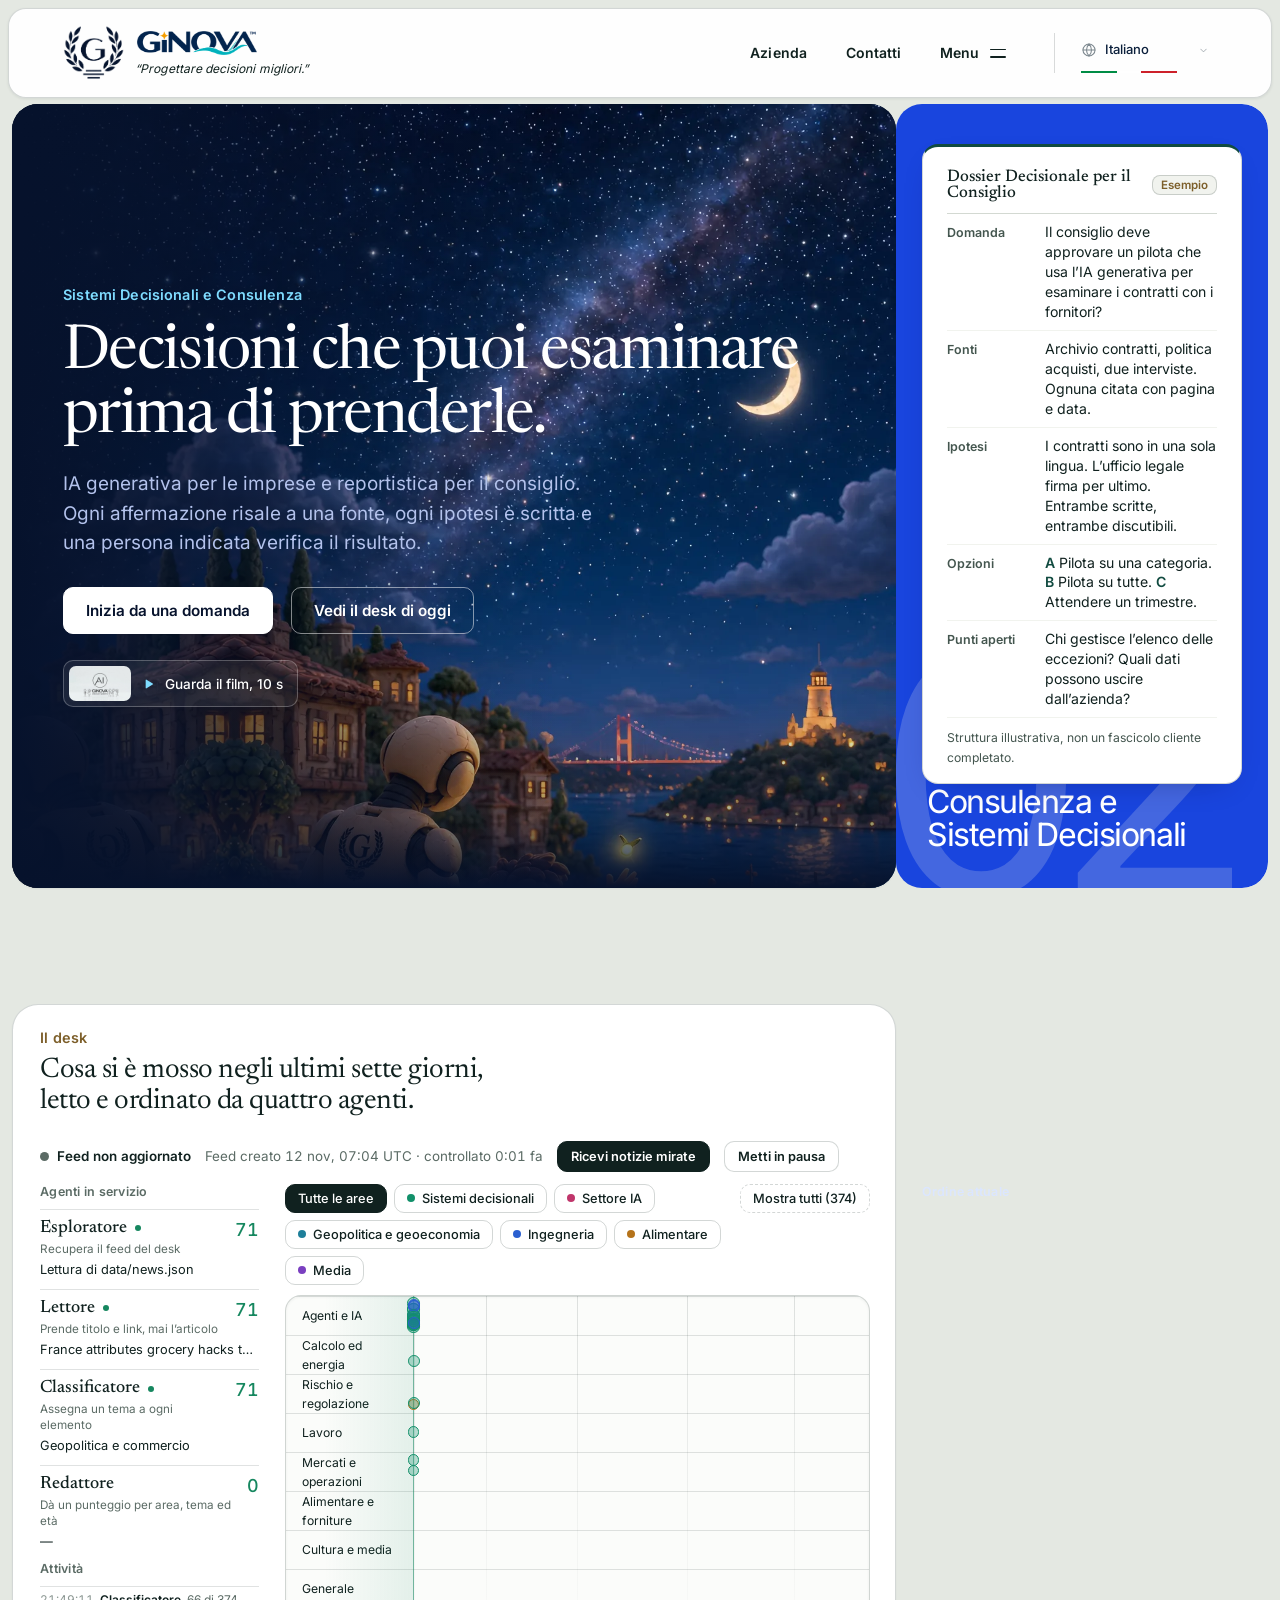
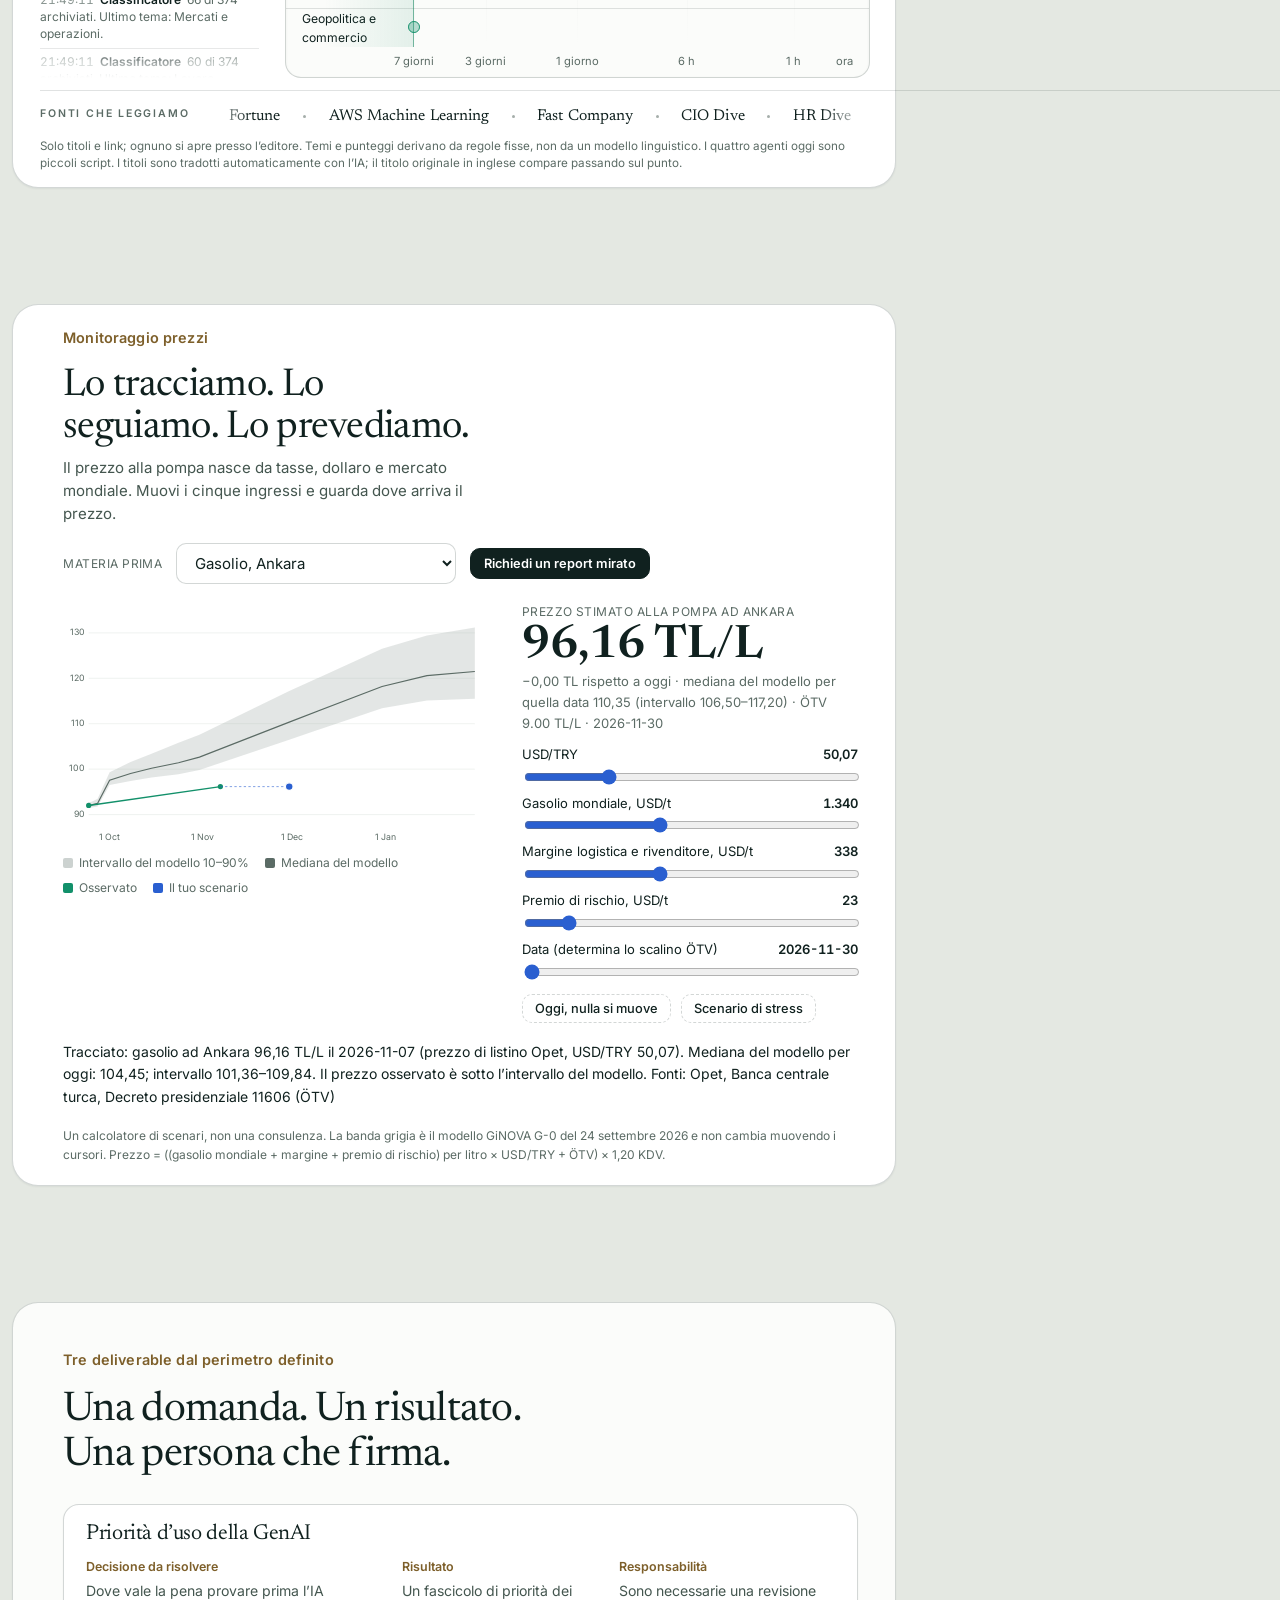
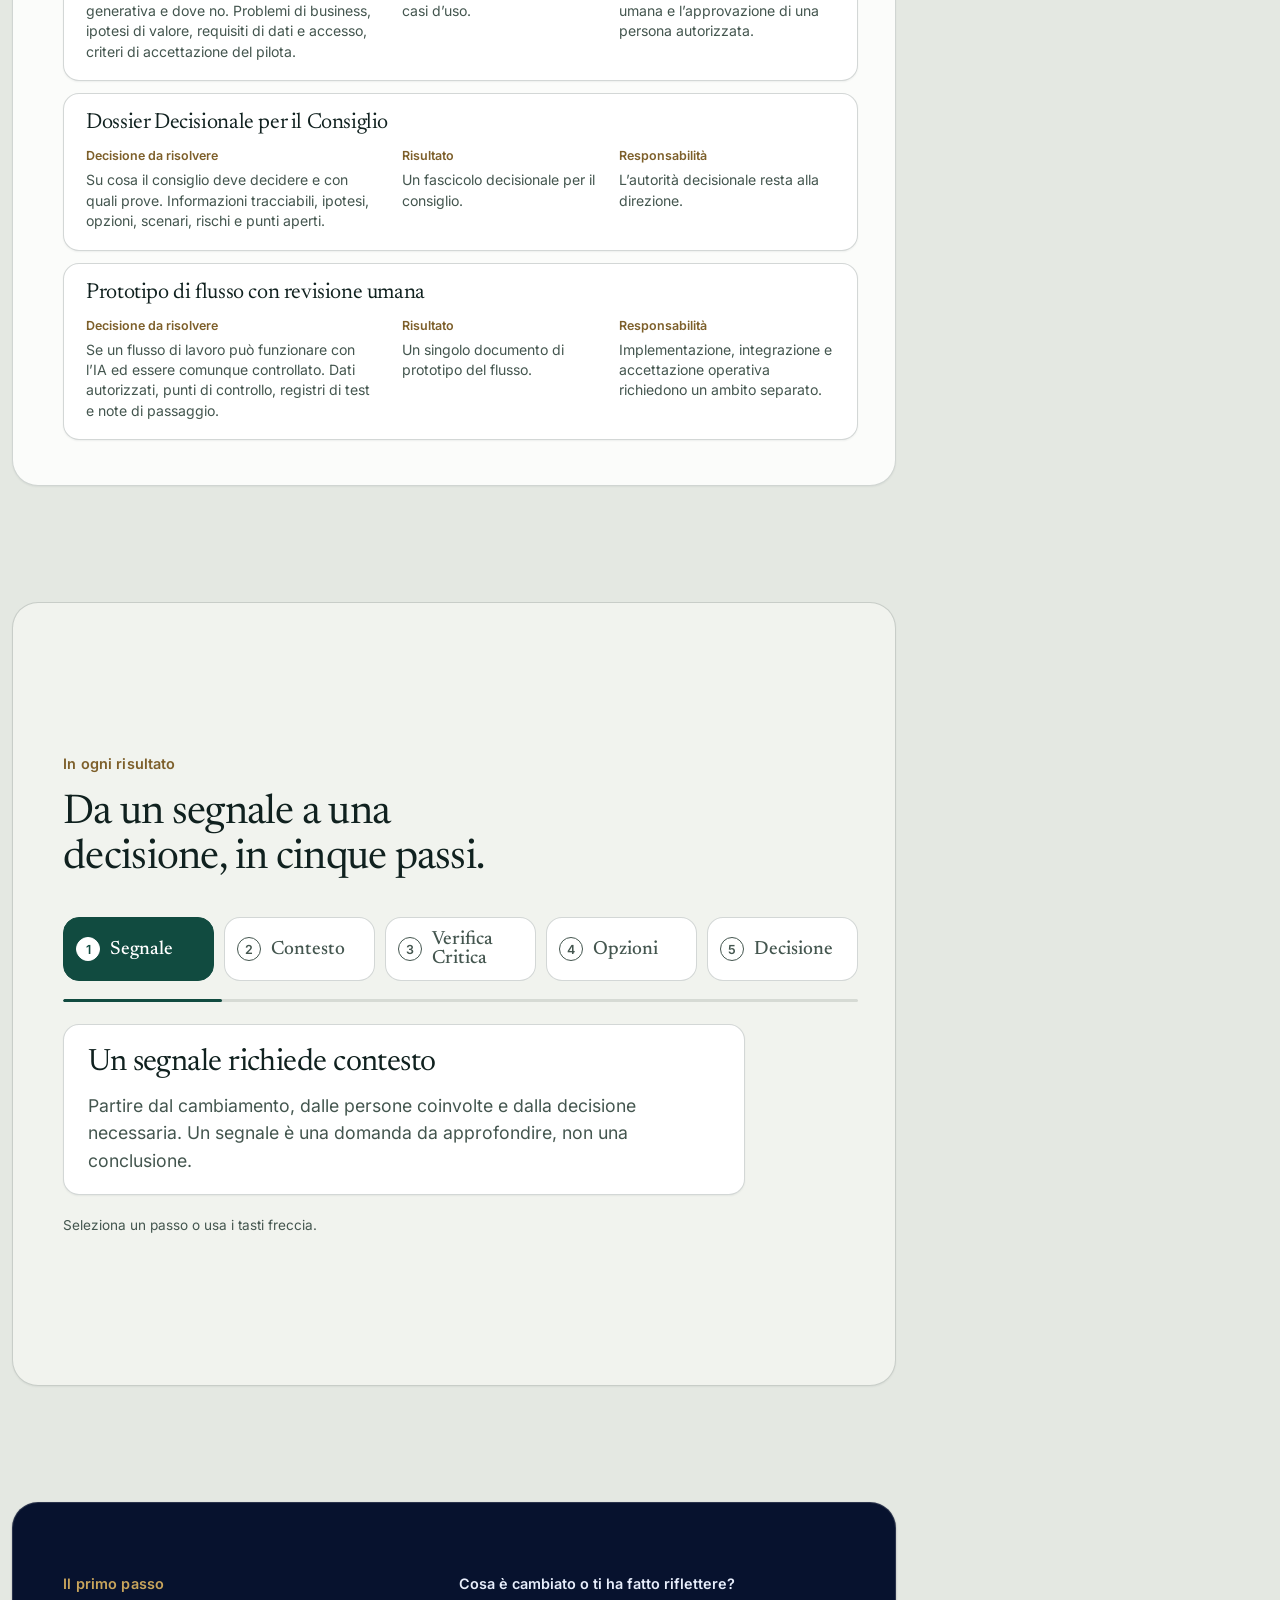
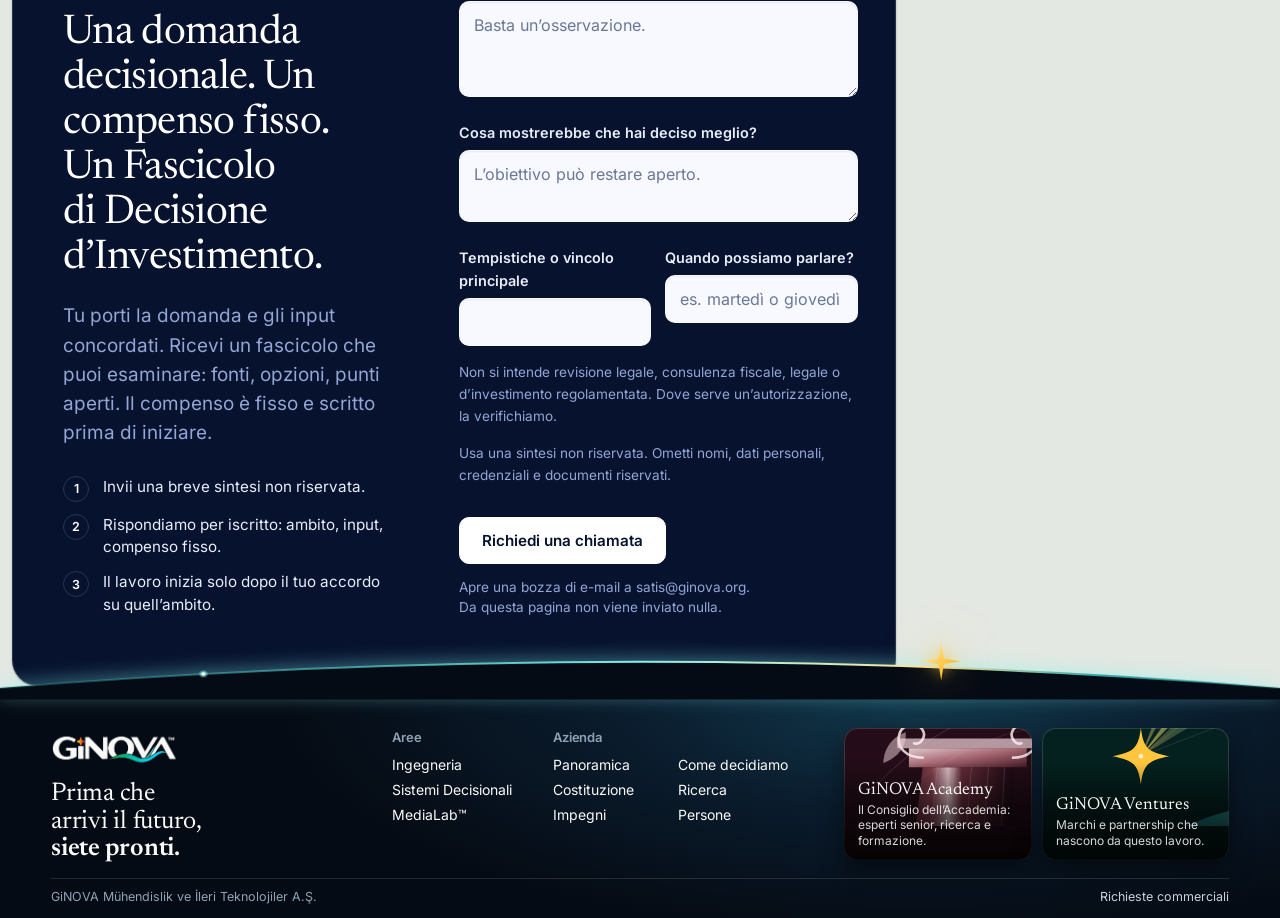
<file: it/index.html>
<!doctype html>
<html lang="it" dir="ltr" data-title-key="meta.title">
<head>
<meta charset="utf-8">
<meta name="viewport" content="width=device-width,initial-scale=1">
<title>GiNOVA Sistemi Decisionali | Decisioni che si possono esaminare</title>
<script>/* Opening: decided before first paint so there is no flash. Not for reduced motion, a deep link or a scrolled page. */
(function(){try{var d=document.documentElement;if(!matchMedia('(prefers-reduced-motion: reduce)').matches&&!document.hidden&&(!location.hash||location.hash==='#intro')&&!(window.scrollY>20)&&!/[?&]still=1/.test(location.search))d.classList.add('intro-play')}catch(e){}})();</script>
<meta name="description" content="IA generativa per le imprese e reportistica per il consiglio. Una domanda decisionale, un compenso fisso e un Fascicolo di Decisione d’Investimento; ogni affermazione ha una fonte e una persona indicata la verifica.">
<link rel="canonical" href="https://consultancy.ginova.net/it/">
<link rel="alternate" hreflang="en" href="https://consultancy.ginova.net/">
<link rel="alternate" hreflang="it" href="https://consultancy.ginova.net/it/">
<link rel="alternate" hreflang="de" href="https://consultancy.ginova.net/de/">
<link rel="alternate" hreflang="es" href="https://consultancy.ginova.net/es/">
<link rel="alternate" hreflang="tr" href="https://consultancy.ginova.net/tr/">
<link rel="alternate" hreflang="az" href="https://consultancy.ginova.net/az/">
<link rel="alternate" hreflang="ar" href="https://consultancy.ginova.net/ar/">
<link rel="alternate" hreflang="zh-Hans" href="https://consultancy.ginova.net/zh/">
<link rel="alternate" hreflang="x-default" href="https://consultancy.ginova.net/">
<meta property="og:type" content="website">
<meta property="og:site_name" content="GiNOVA">
<meta property="og:locale" content="it_IT">
<meta property="og:title" content="GiNOVA Sistemi Decisionali | Decisioni che si possono esaminare">
<meta property="og:description" content="IA generativa per le imprese e reportistica per il consiglio. Una domanda decisionale, un compenso fisso e un Fascicolo di Decisione d’Investimento; ogni affermazione ha una fonte e una persona indicata la verifica.">
<meta property="og:url" content="https://consultancy.ginova.net/it/">
<meta property="og:image" content="https://consultancy.ginova.net/chrome/og.png">
<meta name="twitter:card" content="summary_large_image">
<script type="application/ld+json">{"@context": "https://schema.org", "@graph": [{"@type": "Organization", "@id": "https://ginova.org/#org", "name": "GiNOVA", "url": "https://ginova.org/", "logo": "https://consultancy.ginova.net/chrome/crest.png", "email": "satis@ginova.org"}, {"@type": "WebSite", "@id": "https://consultancy.ginova.net/#site", "url": "https://consultancy.ginova.net/", "name": "GiNOVA Sistemi Decisionali", "inLanguage": ["en", "it", "de", "es", "tr", "az", "ar", "zh-Hans"], "publisher": {"@id": "https://ginova.org/#org"}}, {"@type": "WebPage", "url": "https://consultancy.ginova.net/it/", "name": "GiNOVA Sistemi Decisionali | Decisioni che si possono esaminare", "description": "IA generativa per le imprese e reportistica per il consiglio. Una domanda decisionale, un compenso fisso e un Fascicolo di Decisione d’Investimento; ogni affermazione ha una fonte e una persona indicata la verifica.", "inLanguage": "it", "isPartOf": {"@id": "https://consultancy.ginova.net/#site"}}, {"@type": "Service", "name": "GiNOVA Sistemi Decisionali", "description": "IA generativa per le imprese e reportistica per il consiglio. Una domanda decisionale, un compenso fisso e un Fascicolo di Decisione d’Investimento; ogni affermazione ha una fonte e una persona indicata la verifica.", "url": "https://consultancy.ginova.net/it/", "provider": {"@id": "https://ginova.org/#org"}, "hasOfferCatalog": {"@type": "OfferCatalog", "name": "Tre deliverable dal perimetro definito", "itemListElement": [{"@type": "Offer", "itemOffered": {"@type": "Service", "name": "Priorità d’uso della GenAI", "description": "Dove vale la pena provare prima l’IA generativa e dove no. Problemi di business, ipotesi di valore, requisiti di dati e accesso, criteri di accettazione del pilota."}}, {"@type": "Offer", "itemOffered": {"@type": "Service", "name": "Dossier Decisionale per il Consiglio", "description": "Su cosa il consiglio deve decidere e con quali prove. Informazioni tracciabili, ipotesi, opzioni, scenari, rischi e punti aperti."}}, {"@type": "Offer", "itemOffered": {"@type": "Service", "name": "Prototipo di flusso con revisione umana", "description": "Se un flusso di lavoro può funzionare con l’IA ed essere comunque controllato. Dati autorizzati, punti di controllo, registri di test e note di passaggio."}}]}}]}</script>
<link rel="icon" type="image/svg+xml" href="../chrome/favicon.svg">
<link rel="stylesheet" href="../fonts/fonts.css">
<link rel="stylesheet" href="../chrome/chrome.css">
<link rel="stylesheet" href="../style.css">
<link rel="stylesheet" href="../site.css">
</head>
<body>
<a class="gn-skip" href="#main" data-c="skip">Vai al contenuto</a>
<header class="gn-header" id="gnHeader" style="--gn-accent:#1945de">
  <div class="gn-nav" id="gnNav">
    <a class="gn-brand" href="https://ginova.org/" data-route="https://ginova.org/" data-ca="home" aria-label="GiNOVA">
      <span class="gn-crest"><img src="../chrome/crest.png" width="62" height="56" alt=""><img class="lt" src="../chrome/crest-light.png" width="62" height="56" alt=""></span>
      <span class="gn-word"><span class="gn-wm"><img class="gn-wordmark" src="../chrome/primary.png" width="140" height="32" alt="GiNOVA"><img class="gn-wordmark lt" src="../chrome/primary-light.png" width="140" height="32" alt=""></span><span class="gn-motto" data-c="motto.decision">“Progettare decisioni migliori.”</span></span>
    </a>
    <span class="gn-gap" aria-hidden="true"><span class="gn-sec"><i class="n"></i><i class="rule"></i><b class="t"></b></span></span>
    <div class="gn-links" id="gnLinks">
      <a class="gn-co" id="gnCompany" href="https://ginova.org/company/" data-route="https://ginova.org/company/" data-c="company">Azienda</a>
      <a class="gn-contact" id="gnContact" href="#start" data-ca="nav.contact" aria-label="Contatti"><span class="gn-contact-label" data-c="nav.contact">Contatti</span></a>
      <button class="gn-menu" id="gnMenuBtn" type="button" aria-expanded="false" aria-controls="gnOverlay"><span class="lbl" data-c="menu">Menu</span><span class="bars" aria-hidden="true"><i></i><i></i></span></button>
      <div class="language-switcher" data-language-theme="portal"><select id="language-select" class="language-native" aria-label="Language"><option data-group="1" value="en" lang="en" dir="ltr">English</option><option data-group="1" value="it" lang="it" dir="ltr" selected>Italiano</option><option data-group="1" value="de" lang="de" dir="ltr">Deutsch</option><option data-group="1" value="es" lang="es" dir="ltr">Español</option><option data-group="2" value="tr" lang="tr" dir="ltr">Türkçe</option><option data-group="2" value="az" lang="az" dir="ltr">Azerbaycani</option><option data-group="3" value="ar" lang="ar" dir="rtl">العربية</option><option data-group="3" value="zh" lang="zh-Hans" dir="ltr">简体中文</option></select></div>
    </div>
  </div>
  <span class="gn-prog" aria-hidden="true"><i></i></span>
</header>
<div class="gn-ov" id="gnOverlay" role="dialog" aria-modal="true" data-ca="menu" aria-label="Menu" data-site="decision" data-cur="decision">
  <div class="gn-ovbg" aria-hidden="true"><i class="l" data-s="engineering" style="background-color:#07131b;background-image:url(../chrome/pop-engineering.svg);background-position:center 64%"></i><i class="l" data-s="decision" style="background-color:#050934;background-image:url(../chrome/pop-decision.svg);background-position:center 34%"></i><i class="l" data-s="medialab" style="background-color:#1a0b2e;background-image:url(../chrome/pop-medialab.svg);background-position:center 42%"></i><i class="l" data-s="academy" style="background-color:#240d18;background-image:url(../chrome/pop-academy.svg);background-position:right 20%"></i><i class="l" data-s="ventures" style="background-color:#04211f;background-image:url(../chrome/pop-ventures.svg);background-position:right 14%"></i><i class="wash"></i></div>
  <div class="gn-ovin">
    <nav class="gn-ovsites" data-ca="sites" aria-label="Siti GiNOVA.NET">
      <p class="gn-ph" data-c="sites.h">GiNOVA.NET</p>
      <ol>
        <li><a class="gn-row" href="https://engineering.ginova.net/" data-route="https://engineering.ginova.net/" data-s="engineering"><span class="ix">01</span><span class="nm" data-c="nav.engineering">Ingegneria</span><svg class="go" viewBox="0 0 24 24" width="22" height="22" fill="none" stroke="currentColor" stroke-width="1.6" stroke-linecap="round" stroke-linejoin="round" aria-hidden="true"><path d="M7 17 17 7M8 7h9v9"/></svg><span class="d" data-c="d.engineering">Sistemi produttivi, fattibilità, sviluppo di prodotto e di processo, anche alimentare.</span></a></li>
        <li class="is-cur"><div class="gn-row" aria-current="page"><span class="ix">02</span><span class="nm" data-c="nav.decision">Sistemi Decisionali</span><em class="here" data-c="here">Sei qui</em><span class="d" data-c="d.decision">Consulenza, dati e IA: una domanda decisionale, un compenso fisso, un Fascicolo di Decisione d’Investimento.</span></div></li>
        <li><a class="gn-row" href="https://medialab.ginova.net/" data-route="https://medialab.ginova.net/" data-s="medialab"><span class="ix">03</span><span class="nm" dir="ltr" data-c="nav.medialab">MediaLab™</span><svg class="go" viewBox="0 0 24 24" width="22" height="22" fill="none" stroke="currentColor" stroke-width="1.6" stroke-linecap="round" stroke-linejoin="round" aria-hidden="true"><path d="M7 17 17 7M8 7h9v9"/></svg><span class="d" data-c="d.medialab">Web, film, suono e comunicazione di marca, su commissione.</span></a></li>
        <li><a class="gn-row" href="https://academy.ginova.net/" data-route="https://academy.ginova.net/" data-s="academy"><span class="ix">04</span><span class="nm" data-c="nav.academy">Accademia</span><svg class="go" viewBox="0 0 24 24" width="22" height="22" fill="none" stroke="currentColor" stroke-width="1.6" stroke-linecap="round" stroke-linejoin="round" aria-hidden="true"><path d="M7 17 17 7M8 7h9v9"/></svg><span class="d" data-c="d.academy">Il Consiglio dell’Accademia: esperti senior, ricerca e formazione.</span></a></li>
        <li><a class="gn-row" href="https://ventures.ginova.net/" data-route="https://ventures.ginova.net/" data-s="ventures"><span class="ix">05</span><span class="nm" data-c="nav.ventures">Ventures</span><svg class="go" viewBox="0 0 24 24" width="22" height="22" fill="none" stroke="currentColor" stroke-width="1.6" stroke-linecap="round" stroke-linejoin="round" aria-hidden="true"><path d="M7 17 17 7M8 7h9v9"/></svg><span class="d" data-c="d.ventures">Marchi e partnership che nascono da questo lavoro.</span></a></li>
      </ol>
    </nav>
    <nav class="gn-ovpage" data-ca="pagenav" aria-label="pagenav">
      <p class="gn-ph" data-c="menu.page">In questa pagina</p>
      <ol>
        <li><a class="gn-pl" href="#intro" data-c="rail.promise">Promessa</a></li>
        <li><a class="gn-pl" href="#desk" data-c="rail.desk">Il desk</a></li>
        <li><a class="gn-pl" href="#prices" data-c="rail.prices">Prezzi</a></li>
        <li><a class="gn-pl" href="#work" data-c="rail.work">Servizi</a></li>
        <li><a class="gn-pl" href="#method" data-c="rail.method">Metodo</a></li>
        <li><a class="gn-pl" href="#start" data-c="rail.start">Inizia</a></li>
      </ol>
      <a class="gn-all" href="https://ginova.org/#gn-company-overview" data-route="https://ginova.org/#gn-company-overview" data-c="nav.about">Chi siamo</a>
    </nav>
    <div class="gn-ovfoot" id="gnOvFoot"></div>
  </div>
</div>


<div class="field" aria-hidden="true"><span>02</span><b data-c="long.decision">Consulenza e
Sistemi Decisionali</b></div>


<main id="main">

<!-- 1. Promise: the headline, with the dossier resting on the blue card -->
<section id="intro" class="screen s-intro" data-nav="rail.promise" aria-labelledby="h-intro">
  <div class="curtains" aria-hidden="true">
    <div class="cur p1 c-eng"><span>01</span><b data-c="nav.engineering">Ingegneria</b></div>
    <div class="cur p2 home"><span>02</span><b data-c="long.decision">Consulenza e
Sistemi Decisionali</b></div>
    <div class="cur p3 c-med"><span>03</span><b data-c="nav.medialab" dir="ltr">MediaLab™</b></div>
  </div>
  <div class="hero-art" aria-hidden="true"><img src="../img/hero/night-walk-1600.webp" srcset="../img/hero/night-walk-1600.webp 1600w, ../img/hero/night-walk-3200.webp 3200w" sizes="100vw" alt="" width="3200" height="2552" fetchpriority="high" decoding="async"></div>
  <div class="wrap intro-grid">
    <div class="intro-copy">
      <p class="kicker" data-t="intro.kicker">Sistemi Decisionali e Consulenza</p>
      <h1 id="h-intro" data-t="intro.h1">Decisioni che puoi esaminare prima di prenderle.</h1>
      <p class="lede" data-t="intro.lede">IA generativa per le imprese e reportistica per il consiglio. Ogni affermazione risale a una fonte, ogni ipotesi è scritta e una persona indicata verifica il risultato.</p>
      <p class="actions">
        <a class="btn btn-solid" href="#start" data-t="intro.cta1">Inizia da una domanda</a>
        <a class="btn btn-line" href="#desk" data-t="intro.cta2">Vedi il desk di oggi</a>
      </p>
      <button class="filmchip" id="filmOpen" type="button" aria-haspopup="dialog">
        <span class="thumb" aria-hidden="true"></span>
        <svg class="pl" viewBox="0 0 24 24" width="14" height="14" fill="currentColor" aria-hidden="true"><path d="M8 5.5v13a1 1 0 0 0 1.5.86l10.5-6.5a1 1 0 0 0 0-1.72L9.5 4.64A1 1 0 0 0 8 5.5Z"/></svg>
        <span class="ft" data-t="film.open">Guarda il film, 10 s</span>
      </button>
    </div>

    <figure class="sheet" data-taria="sheet.label" aria-label="Pagina illustrativa di un fascicolo decisionale per il consiglio">
      <div class="sheet-head">
        <span data-t="sheet.head">Dossier Decisionale per il Consiglio</span>
        <span data-t="sheet.badge">Esempio</span>
      </div>
      <dl>
        <div><dt data-t="sheet.q">Domanda</dt><dd data-t="sheet.q.v">Il consiglio deve approvare un pilota che usa l’IA generativa per esaminare i contratti con i fornitori?</dd></div>
        <div><dt data-t="sheet.s">Fonti</dt><dd data-t="sheet.s.v">Archivio contratti, politica acquisti, due interviste. Ognuna citata con pagina e data.</dd></div>
        <div><dt data-t="sheet.a">Ipotesi</dt><dd data-t="sheet.a.v">I contratti sono in una sola lingua. L’ufficio legale firma per ultimo. Entrambe scritte, entrambe discutibili.</dd></div>
        <div><dt data-t="sheet.o">Opzioni</dt><dd data-th="sheet.o.v"><b>A</b> Pilota su una categoria. <b>B</b> Pilota su tutte. <b>C</b> Attendere un trimestre.</dd></div>
        <div><dt data-t="sheet.p">Punti aperti</dt><dd data-t="sheet.p.v">Chi gestisce l’elenco delle eccezioni? Quali dati possono uscire dall’azienda?</dd></div>
      </dl>
      <figcaption data-t="sheet.cap">Struttura illustrativa, non un fascicolo cliente completato.</figcaption>
    </figure>
  </div>
</section>

<!-- 2. The Desk -->
<section id="desk" class="screen s-desk" data-nav="rail.desk" aria-labelledby="h-desk">
  <div class="desk" id="deskRoot">
    <header class="desk-top">
      <div>
        <p class="kicker" data-t="desk.kicker">Il desk</p>
        <h2 id="h-desk" data-t="desk.h2">Cosa si è mosso negli ultimi sette giorni, letto e ordinato da quattro agenti.</h2>
      </div>
      <div class="desk-status">
        <span class="live" id="deskLive"><i></i><b id="deskState">&hellip;</b></span>
        <span id="deskMeta">&nbsp;</span>
        <button class="getnews" id="deskGet" type="button" aria-haspopup="dialog" data-t="sub.cta">Ricevi notizie mirate</button>
        <button class="pause" id="deskPause" type="button" aria-pressed="false" data-t="btn.pause">Metti in pausa</button>
      </div>
    </header>

    <div class="desk-main">
      <section class="agents" data-taria="desk.agents.label" aria-label="I quattro agenti">
        <h3 data-t="desk.agents">Agenti in servizio</h3>
        <ul id="agents">
          <li data-a="scout"><b data-t="agent.scout">Esploratore</b><span class="do" data-t="agent.scout.do">Recupera il feed del desk</span><em class="now" data-now>&mdash;</em><strong data-n>0</strong></li>
          <li data-a="reader"><b data-t="agent.reader">Lettore</b><span class="do" data-t="agent.reader.do">Prende titolo e link, mai l’articolo</span><em class="now" data-now>&mdash;</em><strong data-n>0</strong></li>
          <li data-a="sorter"><b data-t="agent.sorter">Classificatore</b><span class="do" data-t="agent.sorter.do">Assegna un tema a ogni elemento</span><em class="now" data-now>&mdash;</em><strong data-n>0</strong></li>
          <li data-a="editor"><b data-t="agent.editor">Redattore</b><span class="do" data-t="agent.editor.do">Dà un punteggio per area, tema ed età</span><em class="now" data-now>&mdash;</em><strong data-n>0</strong></li>
        </ul>
        <h3 class="log-h" data-t="desk.activity">Attività</h3>
        <ol class="log" id="deskLog" data-taria="desk.log.label" aria-label="Attività degli agenti, dalla più recente"></ol>
      </section>

      <section class="radar-wrap" data-taria="desk.radar.label" aria-label="Radar dei titoli per tema ed età">
        <div class="filters-row">
        <div class="filters" role="group" data-taria="desk.filter.label" aria-label="Filtra per area" id="deskFilters">
          <button type="button" data-lane="all" aria-pressed="true"><span data-t="lane.all">Tutte le aree</span></button>
          <button type="button" data-lane="decision" aria-pressed="false"><i style="--c:var(--l-decision)"></i><span data-t="lane.decision">Sistemi decisionali</span></button>
          <button type="button" data-lane="ai" aria-pressed="false"><i style="--c:var(--l-ai)"></i><span data-t="lane.ai">Settore IA</span></button>
          <button type="button" data-lane="world" aria-pressed="false"><i style="--c:var(--l-world)"></i><span data-t="lane.world">Geopolitica e geoeconomia</span></button>
          <button type="button" data-lane="engineering" aria-pressed="false"><i style="--c:var(--l-engineering)"></i><span data-t="lane.engineering">Ingegneria</span></button>
          <button type="button" data-lane="food" aria-pressed="false"><i style="--c:var(--l-food)"></i><span data-t="lane.food">Alimentare</span></button>
          <button type="button" data-lane="media" aria-pressed="false"><i style="--c:var(--l-media)"></i><span data-t="lane.media">Media</span></button>
        </div>
        <button type="button" class="allbtn" id="deskAll" aria-pressed="false" hidden></button>
        </div>
        <div class="radar" id="radar">
          <div class="plot" id="plot"></div>
          <div class="tip" id="tip" role="status" hidden></div>
        </div>
      </section>

      <section class="rank" data-taria="desk.rank.label" aria-label="Titoli principali, in ordine">
        <h3 data-t="desk.ranked">Ordine attuale</h3>
        <ol id="rank"></ol>
      </section>
    </div>

    <div class="srcline" id="deskSrcLine" data-taria="desk.src" aria-label="Fonti che leggiamo" hidden>
      <span class="srcline-h" data-t="desk.src">Fonti che leggiamo</span>
      <div class="srcline-run"><div class="srcline-track" id="deskSrc"></div></div>
    </div>

    <p class="desk-note" data-t="desk.note">Solo titoli e link; ognuno si apre presso l’editore. Temi e punteggi derivano da regole fisse, non da un modello linguistico. I quattro agenti oggi sono piccoli script. I titoli sono tradotti automaticamente con l’IA; il titolo originale in inglese compare passando sul punto.</p>
    <noscript><p class="desk-note">The desk needs JavaScript. Without it, open the sources directly: Food Dive, MIT Technology Review, Engineering.com, Variety.</p></noscript>
  </div>

  <dialog class="subdlg" id="subDlg" aria-labelledby="subH">
    <form class="sub-in" id="subForm" method="dialog" novalidate>
      <button class="dlg-x" id="subClose" type="button" data-ca="close" aria-label="Chiudi"><svg viewBox="0 0 24 24" width="18" height="18" fill="none" stroke="currentColor" stroke-width="1.8" stroke-linecap="round" aria-hidden="true"><path d="M6 6l12 12M18 6 6 18"/></svg></button>
      <h3 id="subH" data-t="sub.h">Notizie di mercato mirate, dove lavori</h3>
      <p class="sub-lede" data-t="sub.lede">Dicci cosa seguire e dove riceverlo. Rispondiamo per iscritto per confermare cosa possiamo inviarti ora.</p>
      <fieldset><legend data-t="sub.what">Cosa seguire</legend>
        <div class="sub-grid">
          <label class="sub-opt"><input type="checkbox" name="f" value="decision"><span data-t="lane.decision">Sistemi decisionali</span></label>
          <label class="sub-opt"><input type="checkbox" name="f" value="ai"><span data-t="lane.ai">Settore IA</span></label>
          <label class="sub-opt"><input type="checkbox" name="f" value="world"><span data-t="lane.world">Geopolitica e geoeconomia</span></label>
          <label class="sub-opt"><input type="checkbox" name="f" value="engineering"><span data-t="lane.engineering">Ingegneria</span></label>
          <label class="sub-opt"><input type="checkbox" name="f" value="food"><span data-t="lane.food">Alimentare</span></label>
          <label class="sub-opt"><input type="checkbox" name="f" value="media"><span data-t="lane.media">Media</span></label>
        </div>
      </fieldset>
      <fieldset><legend data-t="sub.where">Dove riceverle</legend>
        <div class="sub-grid">
          <label class="sub-opt" aria-disabled="true"><input type="checkbox" checked disabled><span data-t="sub.ch.page">Su questa pagina</span><em class="sub-chip live" data-t="sub.chip.live">Attivo ora</em></label>
          <label class="sub-opt"><input type="checkbox" name="c" value="email" checked><span data-t="sub.ch.email">Email</span><em class="sub-chip" data-t="sub.chip.req">Su richiesta</em></label>
          <label class="sub-opt"><input type="checkbox" name="c" value="whatsapp"><span data-t="sub.ch.wa">WhatsApp</span><em class="sub-chip plan" data-t="sub.chip.plan">In programma</em></label>
          <label class="sub-opt"><input type="checkbox" name="c" value="desktop"><span data-t="sub.ch.desk">Notifiche desktop</span><em class="sub-chip plan" data-t="sub.chip.plan">In programma</em></label>
        </div>
      </fieldset>
      <label class="sub-nl" for="subNote" data-t="sub.note">Qualcosa di specifico da seguire? Prodotti, paesi, concorrenti.</label>
      <textarea id="subNote" rows="3" maxlength="600"></textarea>
      <p class="actions"><button class="btn btn-solid" id="subGo" type="submit" data-t="sub.go">Prepara la mia richiesta</button>
        <span class="fine" data-t="start.fine">Apre una bozza di e-mail a satis@ginova.org. Da questa pagina non viene inviato nulla.</span></p>
    </form>
  </dialog>
</section>



<!-- Price watch: Ankara diesel, traced, followed, forecast -->
<section id="prices" class="screen s-prices" data-nav="rail.prices" aria-labelledby="h-prices">
  <div class="wrap pw">
    <div class="pw-head">
      <p class="kicker" data-p="kicker">Price watch</p>
      <h2 id="h-prices" data-p="h2">We trace it. We follow it. We forecast it.</h2>
      <p class="lede" data-p="lede">The pump price is built from tax, the dollar and the world market. Move the five inputs and see where the price lands.</p>
    </div>
    <div class="pw-pick"><label for="pwSel" data-p="pick">Commodity</label><select id="pwSel"></select><button type="button" class="getnews" id="pwReport" data-p="report">Get a focused report</button></div>
    <div id="pwPending" class="pw-pending" hidden><h3 id="pwPName"></h3><p id="pwPWhat"></p><p id="pwPSrc" class="pw-note"></p></div>
    <div class="pw-grid" id="pwGrid">
      <figure class="pw-chart"><svg id="pwSvg" viewBox="0 0 720 420" role="img" data-paria="chart" aria-label="Ankara diesel price, observed and forecast"></svg>
        <figcaption id="pwLegend" class="pw-leg"></figcaption></figure>
      <div class="pw-panel">
        <div class="pw-out" aria-live="polite"><span class="pw-k" data-p="out">Estimated Ankara pump price</span><b id="pwVal">—</b><span id="pwCmp" class="pw-cmp"></span></div>
        <div id="pwSliders" class="pw-sl"></div>
        <p class="pw-btns"><button type="button" class="allbtn" id="pwNow" data-p="reset">Today, nothing moves</button><button type="button" class="allbtn" id="pwStress" data-p="stress">Stress case</button></p>
      </div>
    </div>
    <p class="pw-track" id="pwTrack"></p>
    <p class="pw-note" data-p="note">A scenario calculator, not advice. The grey band is the GiNOVA G-0 model of 24 September 2026 and does not change when you move the sliders. Pump price = ((world diesel + margin + risk premium) per litre × USD/TRY + ÖTV) × 1.20 KDV.</p>
  </div>
</section>


<!-- 3. Work -->
<section id="work" class="screen s-work" data-nav="rail.work" aria-labelledby="h-work">
  <div class="wrap">
    <p class="kicker" data-t="work.kicker">Tre deliverable dal perimetro definito</p>
    <h2 id="h-work" data-t="work.h2">Una domanda. Un risultato. Una persona che firma.</h2>
    <div class="offers">
      <article>
        <h3 data-t="work.1.t">Priorità d’uso della GenAI</h3>
        <dl>
          <div><dt data-t="work.dt1">Decisione da risolvere</dt><dd data-t="work.1.d">Dove vale la pena provare prima l’IA generativa e dove no. Problemi di business, ipotesi di valore, requisiti di dati e accesso, criteri di accettazione del pilota.</dd></div>
          <div><dt data-t="work.dt2">Risultato</dt><dd data-t="work.1.o">Un fascicolo di priorità dei casi d’uso.</dd></div>
          <div><dt data-t="work.dt3">Responsabilità</dt><dd data-t="work.1.r">Sono necessarie una revisione umana e l’approvazione di una persona autorizzata.</dd></div>
        </dl>
      </article>
      <article>
        <h3 data-t="work.2.t">Dossier Decisionale per il Consiglio</h3>
        <dl>
          <div><dt data-t="work.dt1">Decisione da risolvere</dt><dd data-t="work.2.d">Su cosa il consiglio deve decidere e con quali prove. Informazioni tracciabili, ipotesi, opzioni, scenari, rischi e punti aperti.</dd></div>
          <div><dt data-t="work.dt2">Risultato</dt><dd data-t="work.2.o">Un fascicolo decisionale per il consiglio.</dd></div>
          <div><dt data-t="work.dt3">Responsabilità</dt><dd data-t="work.2.r">L’autorità decisionale resta alla direzione.</dd></div>
        </dl>
      </article>
      <article>
        <h3 data-t="work.3.t">Prototipo di flusso con revisione umana</h3>
        <dl>
          <div><dt data-t="work.dt1">Decisione da risolvere</dt><dd data-t="work.3.d">Se un flusso di lavoro può funzionare con l’IA ed essere comunque controllato. Dati autorizzati, punti di controllo, registri di test e note di passaggio.</dd></div>
          <div><dt data-t="work.dt2">Risultato</dt><dd data-t="work.3.o">Un singolo documento di prototipo del flusso.</dd></div>
          <div><dt data-t="work.dt3">Responsabilità</dt><dd data-t="work.3.r">Implementazione, integrazione e accettazione operativa richiedono un ambito separato.</dd></div>
        </dl>
      </article>
    </div>
  </div>
</section>

<!-- 4. Method -->
<section id="method" class="screen s-method" data-nav="rail.method" aria-labelledby="h-method">
  <div class="wrap">
    <p class="kicker" data-t="method.kicker">In ogni risultato</p>
    <h2 id="h-method" data-t="method.h2">Da un segnale a una decisione, in cinque passi.</h2>
    <div class="steps" id="steps" role="tablist" data-taria="method.label" aria-label="Passi decisionali">
      <button role="tab" aria-selected="true"  aria-controls="stepPanel" id="t0" data-i="0"><span>1</span><bdi data-t="step.0.n">Segnale</bdi></button>
      <button role="tab" aria-selected="false" aria-controls="stepPanel" id="t1" data-i="1" tabindex="-1"><span>2</span><bdi data-t="step.1.n">Contesto</bdi></button>
      <button role="tab" aria-selected="false" aria-controls="stepPanel" id="t2" data-i="2" tabindex="-1"><span>3</span><bdi data-t="step.2.n">Verifica Critica</bdi></button>
      <button role="tab" aria-selected="false" aria-controls="stepPanel" id="t3" data-i="3" tabindex="-1"><span>4</span><bdi data-t="step.3.n">Opzioni</bdi></button>
      <button role="tab" aria-selected="false" aria-controls="stepPanel" id="t4" data-i="4" tabindex="-1"><span>5</span><bdi data-t="step.4.n">Decisione</bdi></button>
    </div>
    <div class="track" aria-hidden="true"><i id="trackFill"></i></div>
    <div class="step-panel" id="stepPanel" role="tabpanel" aria-labelledby="t0" tabindex="0">
      <h3 id="stepTitle"></h3>
      <p id="stepBody"></p>
    </div>
    <p class="hint" data-t="method.hint">Seleziona un passo o usa i tasti freccia.</p>
  </div>
</section>

<!-- 6. Start: the first offer, what happens next, and the request -->
<section id="start" class="screen s-start" data-nav="rail.start" aria-labelledby="h-start">
  <div class="wrap start-grid">
    <div>
      <p class="kicker" data-t="start.kicker">Il primo passo</p>
      <h2 id="h-start" data-t="start.h2">Una domanda decisionale. Un compenso fisso. Un Fascicolo di Decisione d’Investimento.</h2>
      <p class="lede" data-t="start.lede">Tu porti la domanda e gli input concordati. Ricevi un fascicolo che puoi esaminare: fonti, opzioni, punti aperti. Il compenso è fisso e scritto prima di iniziare.</p>
      <ol class="next" data-taria="next.label" aria-label="Cosa succede dopo">
        <li><b aria-hidden="true">1</b><span data-t="next.1">Invii una breve sintesi non riservata.</span></li>
        <li><b aria-hidden="true">2</b><span data-t="next.2">Rispondiamo per iscritto: ambito, input, compenso fisso.</span></li>
        <li><b aria-hidden="true">3</b><span data-t="next.3">Il lavoro inizia solo dopo il tuo accordo su quell’ambito.</span></li>
      </ol>
    </div>
    <form id="startForm" class="form" novalidate>
      <label for="f1" data-t="start.l1">Cosa è cambiato o ti ha fatto riflettere?</label>
      <textarea id="f1" rows="3" maxlength="900" data-tph="start.p1" placeholder="Basta un’osservazione."></textarea>
      <label for="f2" data-t="start.l2">Cosa mostrerebbe che hai deciso meglio?</label>
      <textarea id="f2" rows="2" maxlength="600" data-tph="start.p2" placeholder="L’obiettivo può restare aperto."></textarea>
      <div class="two">
        <div><label for="f3" data-t="start.l3">Tempistiche o vincolo principale</label><input id="f3" type="text" maxlength="200"></div>
        <div><label for="f4" data-t="start.l4">Quando possiamo parlare?</label><input id="f4" type="text" maxlength="200" data-tph="start.p4" placeholder="es. martedì o giovedì pomeriggio"></div>
      </div>
      <p class="privacy" data-t="limits.3.d">Non si intende revisione legale, consulenza fiscale, legale o d’investimento regolamentata. Dove serve un’autorizzazione, la verifichiamo.</p>
      <p class="privacy" data-t="start.privacy">Usa una sintesi non riservata. Ometti nomi, dati personali, credenziali e documenti riservati.</p>
      <p class="actions">
        <button class="btn btn-solid" id="startBtn" type="submit" data-t="start.btn">Richiedi una chiamata</button>
        <span class="fine" data-t="start.fine">Apre una bozza di e-mail a satis@ginova.org. Da questa pagina non viene inviato nulla.</span>
      </p>
    </form>
  </div>
</section>

</main>

<footer id="gn-contact" class="gn-world"><svg class="gw-limb" aria-hidden="true" viewBox="0 0 1440 60" preserveAspectRatio="none"><defs><linearGradient id="gwl" x1="0" x2="1"><stop stop-color="#2FA7A7" stop-opacity=".25"/><stop offset=".5" stop-color="#7FF3EE"/><stop offset=".72" stop-color="#FFE4A0"/><stop offset=".86" stop-color="#2FA7A7"/><stop offset="1" stop-color="#2FA7A7" stop-opacity=".25"/></linearGradient></defs><path d="M0 60V44Q720 -28 1440 44V60Z" fill="#050B14"/><path d="M0 44Q720 -28 1440 44" fill="none" stroke="url(#gwl)" stroke-width="2" vector-effect="non-scaling-stroke"/><defs><radialGradient id="gwb"><stop offset="0" stop-color="#fff"/><stop offset=".3" stop-color="#fff6d6"/><stop offset=".55" stop-color="#7FF3EE" stop-opacity=".55"/><stop offset="1" stop-color="#7FF3EE" stop-opacity="0"/></radialGradient></defs><ellipse class="gw-boom" cx="720" cy="8" rx="0" ry="0" fill="none" stroke="#BFFBF7" stroke-width="2" vector-effect="non-scaling-stroke" opacity="0"><animate attributeName="rx" dur="16s" repeatCount="indefinite" values="0;0;0;640;640" keyTimes="0;.745;.75;.84;1"/><animate attributeName="ry" dur="16s" repeatCount="indefinite" values="0;0;0;22;22" keyTimes="0;.745;.75;.84;1"/><animate attributeName="opacity" dur="16s" repeatCount="indefinite" values="0;0;.95;0;0" keyTimes="0;.745;.755;.84;1"/></ellipse><circle class="gw-orb" r="15" cx="0" cy="0" fill="url(#gwb)"><animateMotion dur="16s" repeatCount="indefinite" calcMode="spline" path="M0 44Q720 -28 1440 44" keyPoints="0;.5;1;.5;0" keyTimes="0;.25;.5;.75;1" keySplines=".1 .6 .4 1;.6 0 .9 .4;.6 0 .9 .4;.1 .6 .4 1"/><animate attributeName="r" dur="16s" repeatCount="indefinite" calcMode="spline" values="1.5;15;1.5;15;1.5" keyTimes="0;.25;.5;.75;1" keySplines=".1 .6 .4 1;.6 0 .9 .4;.6 0 .9 .4;.1 .6 .4 1"/></circle></svg><i class="gw-star" aria-hidden="true"><b></b></i><div class="gw-in"><div class="gw-brand"><img src="../chrome/wordmark-reversed.png" width="150" alt="GiNOVA"><p data-c="motto">Prima che arrivi il futuro, siete pronti.</p></div><nav aria-label="Aree" data-ca="fields"><h2 data-c="fields">Aree</h2><a href="https://engineering.ginova.net/" data-route="https://engineering.ginova.net/" data-c="nav.engineering">Ingegneria</a><a href="https://consultancy.ginova.net/" data-route="https://consultancy.ginova.net/" data-c="nav.decision">Sistemi Decisionali</a><a href="https://medialab.ginova.net/" data-route="https://medialab.ginova.net/" dir="ltr">MediaLab™</a></nav><nav class="gw-co" aria-label="Azienda" data-ca="company"><h2 data-c="company">Azienda</h2><a data-route="https://ginova.org/company/" href="https://ginova.org/company/" data-c="overview">Panoramica</a><a data-route="https://ginova.org/company/constitution/" href="https://ginova.org/company/constitution/" data-c="constitution">Costituzione</a><a data-route="https://ginova.org/company/commitments/" href="https://ginova.org/company/commitments/" data-c="commitments">Impegni</a><a data-route="https://ginova.org/company/how-we-decide/" href="https://ginova.org/company/how-we-decide/" data-c="decide">Come decidiamo</a><a data-route="https://ginova.org/company/research/" href="https://ginova.org/company/research/" data-c="research">Ricerca</a><a data-route="https://ginova.org/company/people/" href="https://ginova.org/company/people/" data-c="people">Persone</a></nav><div class="gw-tiles"><a class="gw-tile gw-aca" data-route="https://ginova.org/company/academy/" href="https://ginova.org/company/academy/"><svg class="gw-art" aria-hidden="true" viewBox="-235 104 660 184" preserveAspectRatio="xMaxYMid slice" xmlns="http://www.w3.org/2000/svg"><defs><linearGradient id="fm" x1="0" x2="1"><stop stop-color="#1c0912"/><stop offset=".38" stop-color="#8c4452"/><stop offset=".5" stop-color="#f3d3d9"/><stop offset=".6" stop-color="#6b2f3c"/><stop offset="1" stop-color="#170710"/></linearGradient><linearGradient id="fr" x1="0" y1="0" x2="1" y2="1"><stop stop-color="#ffe6ea"/><stop offset=".5" stop-color="#b9737d"/><stop offset="1" stop-color="#4a1c28"/></linearGradient></defs><g transform="translate(44 -36)"><path d="M96 880L176 214H346L352 880Z" fill="url(#fm)" opacity=".9"/><path d="M372 880L402 300H520L560 880Z" fill="url(#fm)" opacity=".42"/><path d="M128 880L204 214M170 880L236 214M212 880L268 214M254 880L300 214M296 880L330 214" stroke="#ffe3e8" stroke-opacity=".3" fill="none"/><path d="M150 214H372V178H150Z" fill="url(#fr)" opacity=".86"/><path d="M128 178H396V160H128Z" fill="#f3d3d9" opacity=".7"/><path d="M178 196c-34 0-52-20-46-44 5-20 34-25 44-8 8 14-6 30-18 24" fill="none" stroke="#fff0f2" stroke-width="5" stroke-opacity=".82"/><path d="M344 196c34 0 52-20 46-44-5-20-34-25-44-8-8 14 6 30 18 24" fill="none" stroke="#fff0f2" stroke-width="5" stroke-opacity=".82"/></g><path d="M-40 500C110 90 440 -30 680 90" fill="none" stroke="#f2c3cc" stroke-opacity=".34"/><path d="M-40 560C130 130 470 20 680 150" fill="none" stroke="#f2c3cc" stroke-opacity=".18"/><g fill="#f3d3d9" fill-opacity=".5"><path d="M86 268c-4-30 12-54 34-66 6 28-8 52-34 66z"/><path d="M146 170c0-28 18-50 42-58 2 28-16 48-42 58z"/><path d="M226 104c6-26 28-42 52-44-4 26-26 42-52 44z"/><path d="M320 66c12-22 36-32 60-28-10 24-34 34-60 28z"/><path d="M428 54c16-18 42-22 62-12-14 20-40 26-62 12z"/></g><circle cx="305" cy="92" r="5" fill="#fff4f6"/></svg><span><strong lang="en" dir="ltr">GiNOVA Academy</strong><small data-c="academy">Il Consiglio dell’Accademia: esperti senior, ricerca e formazione.</small></span></a><a class="gw-tile gw-ven" data-route="https://ginova.org/company/ventures/" href="https://ginova.org/company/ventures/"><svg class="gw-art" aria-hidden="true" viewBox="-280 504 770 214" preserveAspectRatio="xMaxYMid slice" xmlns="http://www.w3.org/2000/svg"><defs><linearGradient id="ft" x1="0" x2="1"><stop stop-color="#02403f"/><stop offset=".5" stop-color="#00b4be"/><stop offset="1" stop-color="#7ff3ee"/></linearGradient><linearGradient id="fy" x1="0" y1="1" x2="1" y2="0"><stop stop-color="#ffc04d"/><stop offset=".45" stop-color="#00b4be" stop-opacity=".6"/><stop offset="1" stop-color="#02403f" stop-opacity="0"/></linearGradient></defs><g transform="translate(122 -44)"><path d="M176 610L640 -30V120Z" fill="url(#fy)" opacity=".62"/><path d="M176 610L640 170V330Z" fill="url(#fy)" opacity=".34"/><path d="M176 610L420 -40H520Z" fill="url(#fy)" opacity=".42"/><path d="M176 610L640 40M176 610L640 250M176 610L470 -40M176 610L640 430" stroke="#b9fff7" stroke-opacity=".26" fill="none"/></g><path d="M-40 742C96 676 214 792 334 744S540 650 640 700V880H-40Z" fill="url(#ft)" opacity=".5"/><path d="M-40 780C110 712 230 830 350 780S550 690 640 736" fill="none" stroke="#7ff3ee" stroke-width="10" stroke-opacity=".78"/><path d="M-40 812C110 748 230 860 350 812S550 724 640 770" fill="none" stroke="#7ff3ee" stroke-opacity=".3"/><g transform="translate(122 -44)"><path d="M176 548C182 592 190 600 238 610C190 620 182 628 176 672C170 628 162 620 114 610C162 600 170 592 176 548Z" fill="#ffc53d"/><circle cx="176" cy="610" r="5" fill="#fff4cf"/></g></svg><span><strong lang="en" dir="ltr">GiNOVA Ventures</strong><small data-c="ventures">Marchi e partnership che nascono da questo lavoro.</small></span></a></div></div><div class="gw-base"><span data-c="legal">GiNOVA Mühendislik ve İleri Teknolojiler A.Ş.</span><a href="mailto:satis@ginova.org" dir="ltr" data-c="sales">Richieste commerciali</a><button type="button" class="gw-snd" aria-pressed="false" data-ca="music" aria-label="Musica"><svg viewBox="0 0 24 24" width="16" height="16" fill="none" stroke="currentColor" stroke-width="1.6" stroke-linecap="round" stroke-linejoin="round" aria-hidden="true"><path d="M4 9v6h4l5 4V5L8 9H4Z"/><path class="gw-snd-on" d="M16 9a4 4 0 0 1 0 6M18.5 6.5a8 8 0 0 1 0 11"/><path class="gw-snd-off" d="m16 9 5 6m0-6-5 6"/></svg></button></div></footer>

<dialog class="filmdlg" id="filmDlg" data-taria="film.aria" aria-label="Animazione di benvenuto di GiNOVA Sistemi Decisionali">
  <div class="dlg-in">
    <video id="filmVideo" controls playsinline preload="none" poster="../media/decision.jpg" width="960" height="540"><source src="../media/decision.mp4" type="video/mp4"></video>
    <button class="dlg-x" id="filmClose" type="button" data-taria="film.close" aria-label="Chiudi il film"><svg viewBox="0 0 24 24" width="18" height="18" fill="none" stroke="currentColor" stroke-width="1.8" stroke-linecap="round" aria-hidden="true"><path d="M6 6l12 12M18 6 6 18"/></svg></button>
  </div>
</dialog>

<script>window.GN_AUDIO_BASE='../chrome/audio/';window.GN_NEWS_BASE='../data/';window.GN_BOOKING_URL='';   /* a calendar link (Google appointment schedule, Cal.com, Calendly) turns the button into a real booking */</script>
<script>window.GN_LANG="it";</script>
<script src="../i18n-page.js"></script>
<script src="../common-i18n.js"></script>
<script src="../chrome/chrome.js"></script>
<script src="../desk.js"></script>
<script src="../price.js"></script>
<script src="../page.js"></script>
</body>
</html>
</file>
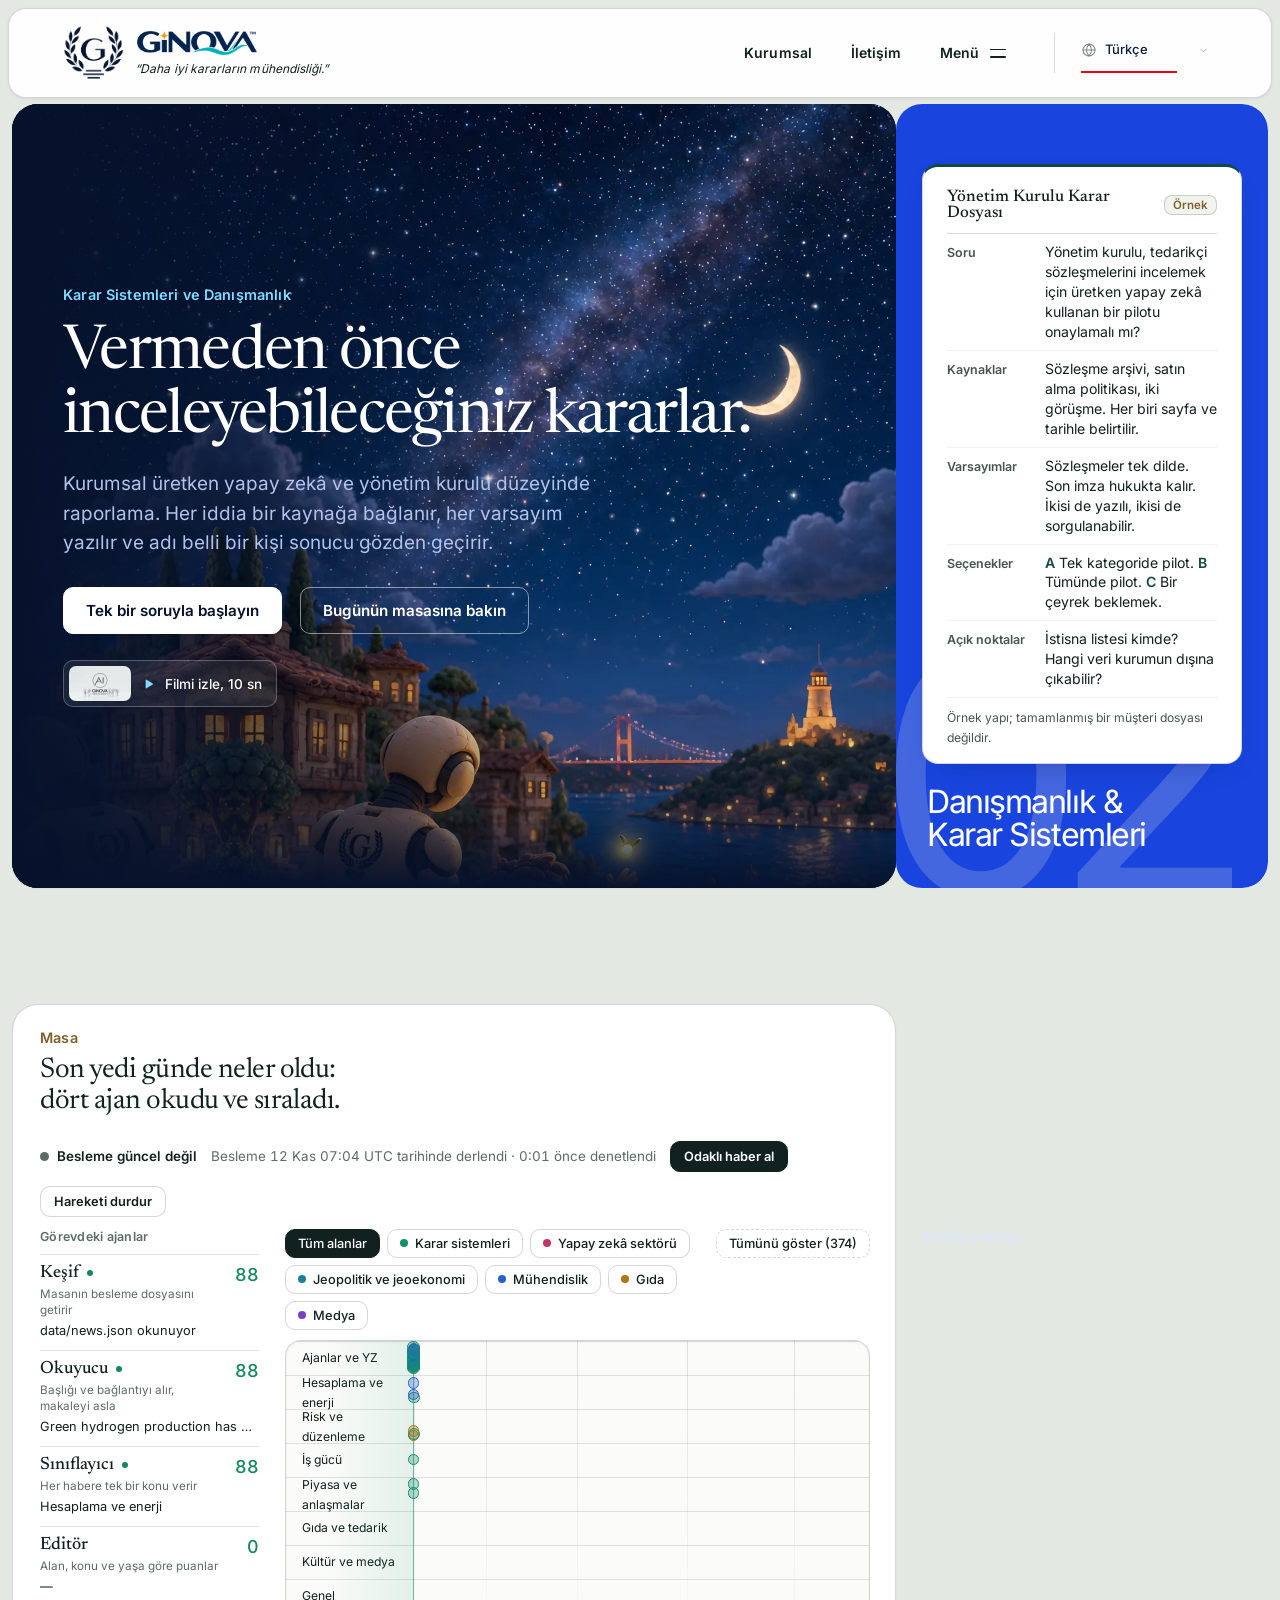
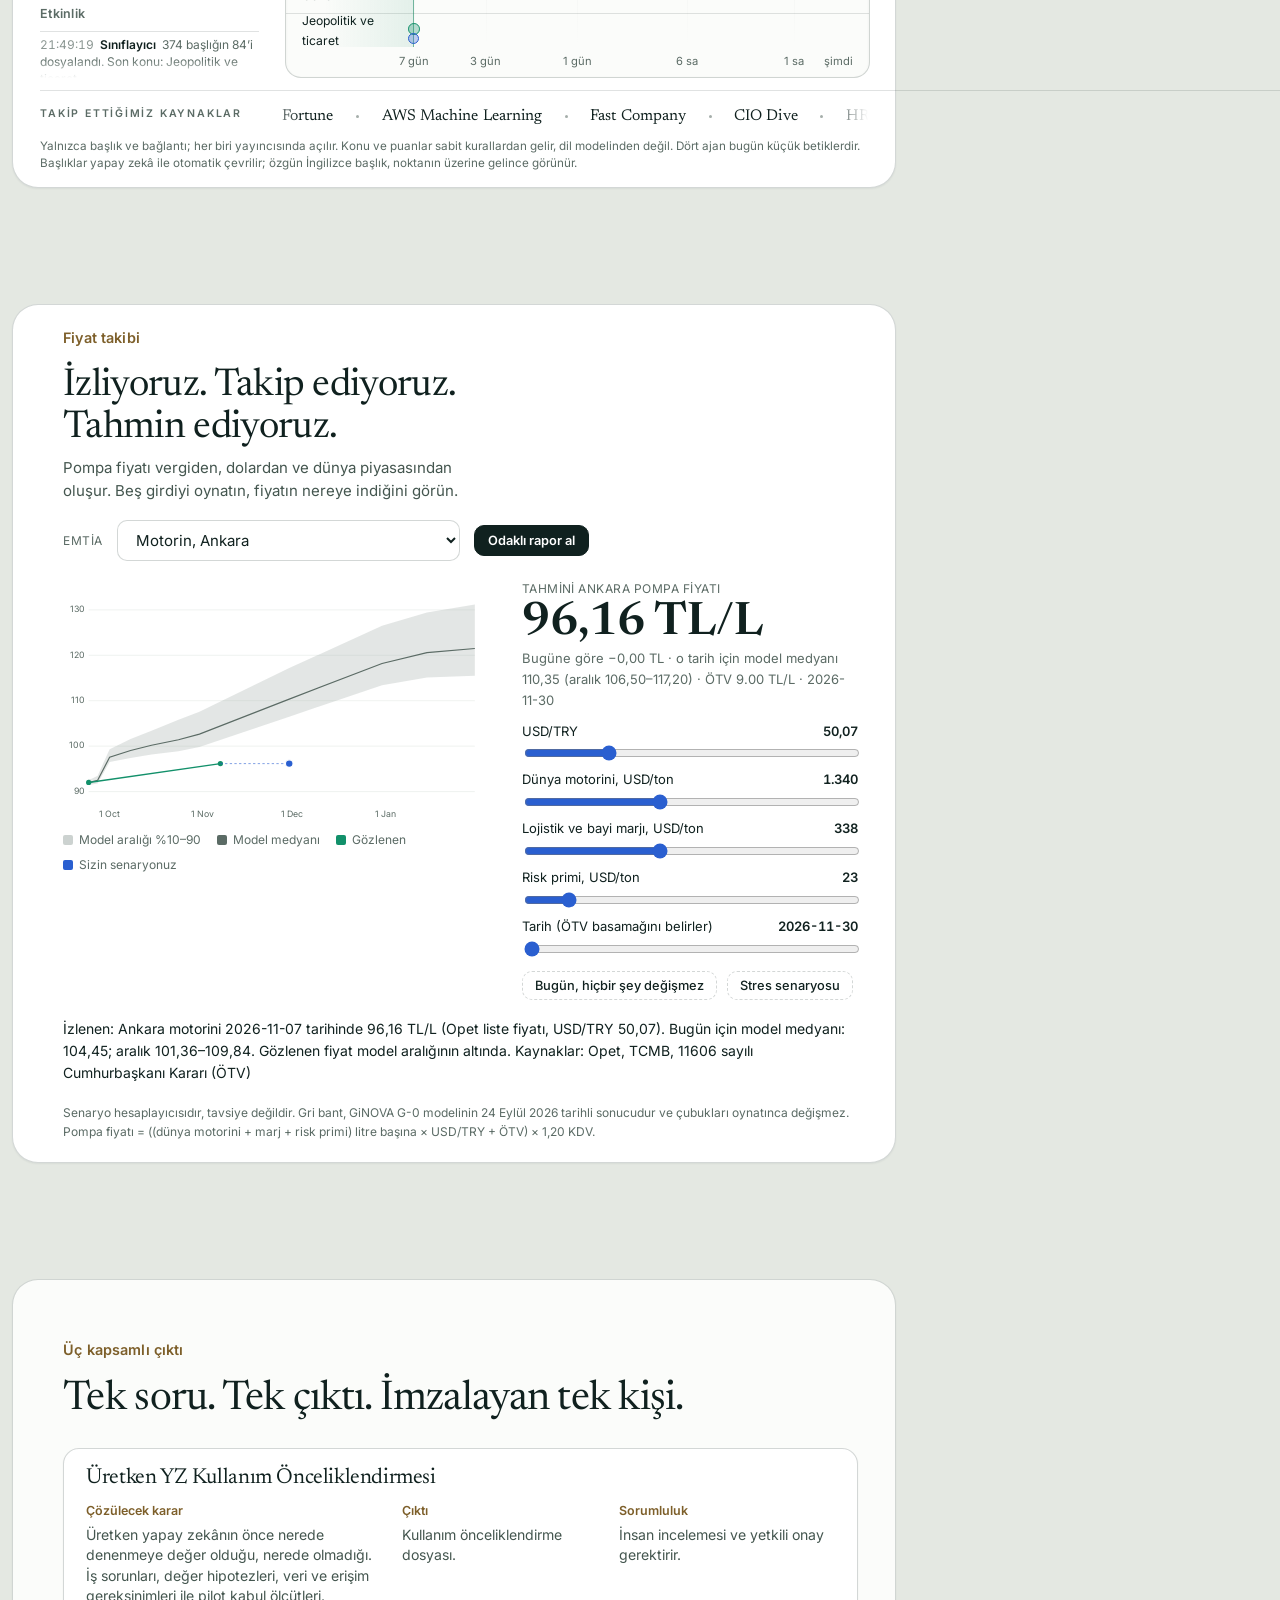
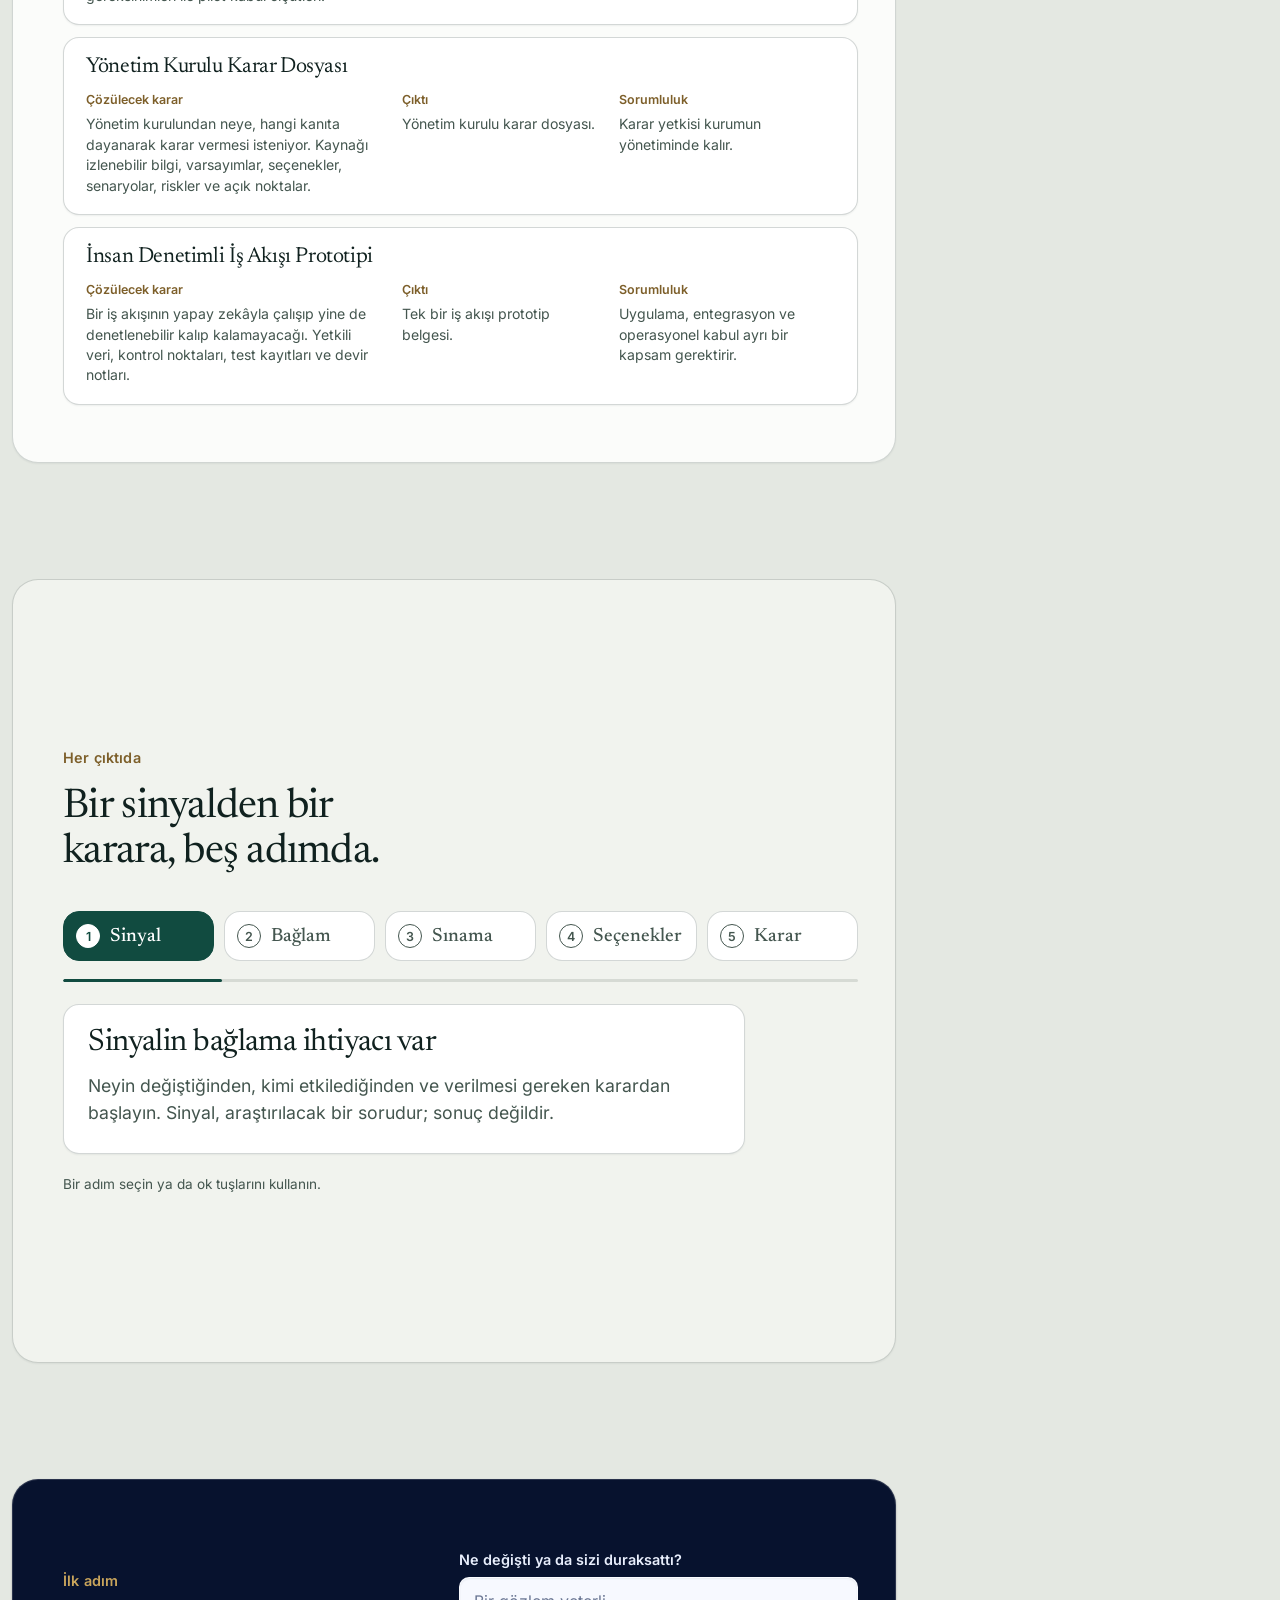
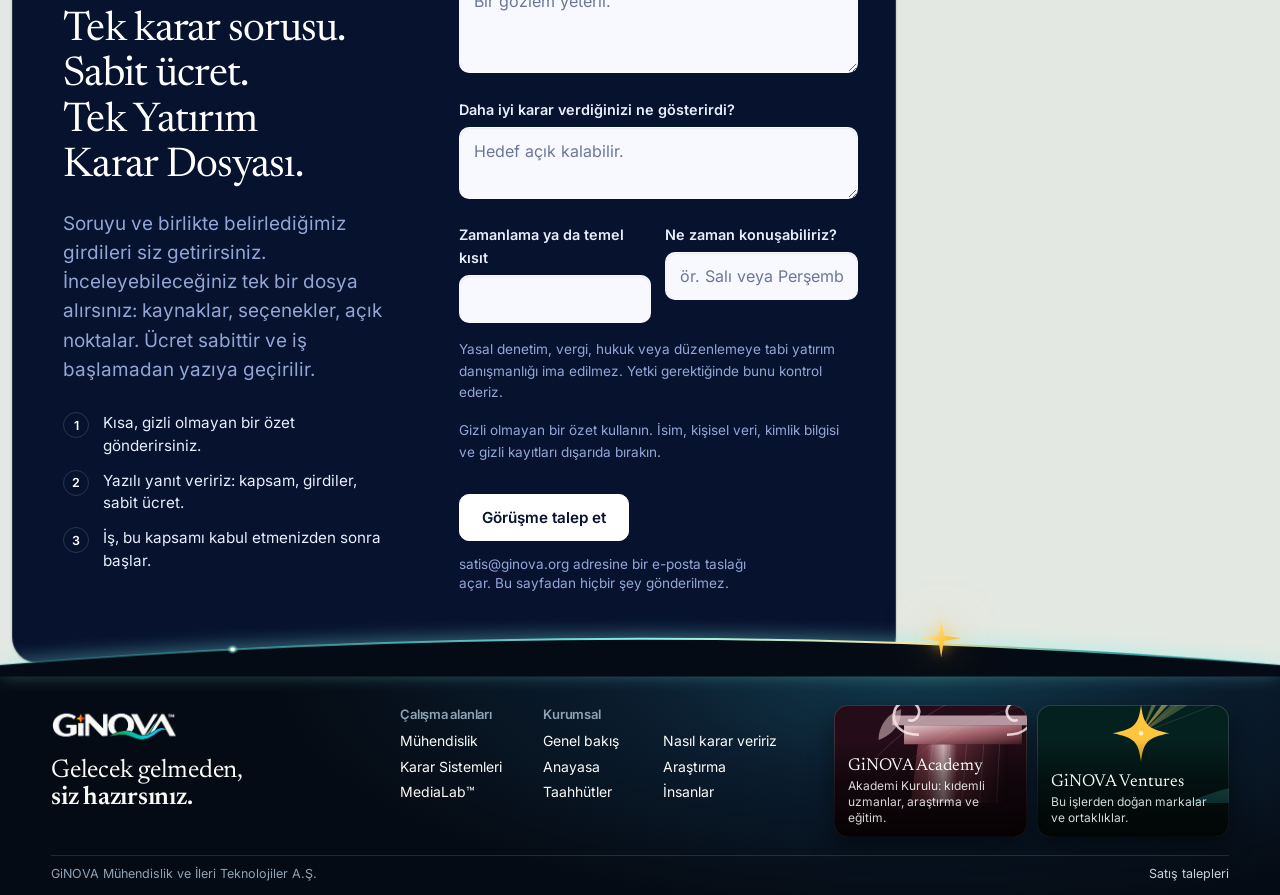
<file: tr/index.html>
<!doctype html>
<html lang="tr" dir="ltr" data-title-key="meta.title">
<head>
<meta charset="utf-8">
<meta name="viewport" content="width=device-width,initial-scale=1">
<title>GiNOVA Karar Sistemleri | İncelenebilir kararlar</title>
<script>/* Opening: decided before first paint so there is no flash. Not for reduced motion, a deep link or a scrolled page. */
(function(){try{var d=document.documentElement;if(!matchMedia('(prefers-reduced-motion: reduce)').matches&&!document.hidden&&(!location.hash||location.hash==='#intro')&&!(window.scrollY>20)&&!/[?&]still=1/.test(location.search))d.classList.add('intro-play')}catch(e){}})();</script>
<meta name="description" content="Kurumsal üretken yapay zekâ ve yönetim kurulu düzeyinde raporlama. Tek karar sorusu, sabit ücret ve tek Yatırım Karar Dosyası; her iddia kaynağa bağlanır, adı belli bir kişi gözden geçirir.">
<link rel="canonical" href="https://consultancy.ginova.net/tr/">
<link rel="alternate" hreflang="en" href="https://consultancy.ginova.net/">
<link rel="alternate" hreflang="it" href="https://consultancy.ginova.net/it/">
<link rel="alternate" hreflang="de" href="https://consultancy.ginova.net/de/">
<link rel="alternate" hreflang="es" href="https://consultancy.ginova.net/es/">
<link rel="alternate" hreflang="tr" href="https://consultancy.ginova.net/tr/">
<link rel="alternate" hreflang="az" href="https://consultancy.ginova.net/az/">
<link rel="alternate" hreflang="ar" href="https://consultancy.ginova.net/ar/">
<link rel="alternate" hreflang="zh-Hans" href="https://consultancy.ginova.net/zh/">
<link rel="alternate" hreflang="x-default" href="https://consultancy.ginova.net/">
<meta property="og:type" content="website">
<meta property="og:site_name" content="GiNOVA">
<meta property="og:locale" content="tr_TR">
<meta property="og:title" content="GiNOVA Karar Sistemleri | İncelenebilir kararlar">
<meta property="og:description" content="Kurumsal üretken yapay zekâ ve yönetim kurulu düzeyinde raporlama. Tek karar sorusu, sabit ücret ve tek Yatırım Karar Dosyası; her iddia kaynağa bağlanır, adı belli bir kişi gözden geçirir.">
<meta property="og:url" content="https://consultancy.ginova.net/tr/">
<meta property="og:image" content="https://consultancy.ginova.net/chrome/og.png">
<meta name="twitter:card" content="summary_large_image">
<script type="application/ld+json">{"@context": "https://schema.org", "@graph": [{"@type": "Organization", "@id": "https://ginova.org/#org", "name": "GiNOVA", "url": "https://ginova.org/", "logo": "https://consultancy.ginova.net/chrome/crest.png", "email": "satis@ginova.org"}, {"@type": "WebSite", "@id": "https://consultancy.ginova.net/#site", "url": "https://consultancy.ginova.net/", "name": "GiNOVA Karar Sistemleri", "inLanguage": ["en", "it", "de", "es", "tr", "az", "ar", "zh-Hans"], "publisher": {"@id": "https://ginova.org/#org"}}, {"@type": "WebPage", "url": "https://consultancy.ginova.net/tr/", "name": "GiNOVA Karar Sistemleri | İncelenebilir kararlar", "description": "Kurumsal üretken yapay zekâ ve yönetim kurulu düzeyinde raporlama. Tek karar sorusu, sabit ücret ve tek Yatırım Karar Dosyası; her iddia kaynağa bağlanır, adı belli bir kişi gözden geçirir.", "inLanguage": "tr", "isPartOf": {"@id": "https://consultancy.ginova.net/#site"}}, {"@type": "Service", "name": "GiNOVA Karar Sistemleri", "description": "Kurumsal üretken yapay zekâ ve yönetim kurulu düzeyinde raporlama. Tek karar sorusu, sabit ücret ve tek Yatırım Karar Dosyası; her iddia kaynağa bağlanır, adı belli bir kişi gözden geçirir.", "url": "https://consultancy.ginova.net/tr/", "provider": {"@id": "https://ginova.org/#org"}, "hasOfferCatalog": {"@type": "OfferCatalog", "name": "Üç kapsamlı çıktı", "itemListElement": [{"@type": "Offer", "itemOffered": {"@type": "Service", "name": "Üretken YZ Kullanım Önceliklendirmesi", "description": "Üretken yapay zekânın önce nerede denenmeye değer olduğu, nerede olmadığı. İş sorunları, değer hipotezleri, veri ve erişim gereksinimleri ile pilot kabul ölçütleri."}}, {"@type": "Offer", "itemOffered": {"@type": "Service", "name": "Yönetim Kurulu Karar Dosyası", "description": "Yönetim kurulundan neye, hangi kanıta dayanarak karar vermesi isteniyor. Kaynağı izlenebilir bilgi, varsayımlar, seçenekler, senaryolar, riskler ve açık noktalar."}}, {"@type": "Offer", "itemOffered": {"@type": "Service", "name": "İnsan Denetimli İş Akışı Prototipi", "description": "Bir iş akışının yapay zekâyla çalışıp yine de denetlenebilir kalıp kalamayacağı. Yetkili veri, kontrol noktaları, test kayıtları ve devir notları."}}]}}]}</script>
<link rel="icon" type="image/svg+xml" href="../chrome/favicon.svg">
<link rel="stylesheet" href="../fonts/fonts.css">
<link rel="stylesheet" href="../chrome/chrome.css">
<link rel="stylesheet" href="../style.css">
<link rel="stylesheet" href="../site.css">
</head>
<body>
<a class="gn-skip" href="#main" data-c="skip">İçeriğe geç</a>
<header class="gn-header" id="gnHeader" style="--gn-accent:#1945de">
  <div class="gn-nav" id="gnNav">
    <a class="gn-brand" href="https://ginova.org/" data-route="https://ginova.org/" data-ca="home" aria-label="GiNOVA ana sayfa">
      <span class="gn-crest"><img src="../chrome/crest.png" width="62" height="56" alt=""><img class="lt" src="../chrome/crest-light.png" width="62" height="56" alt=""></span>
      <span class="gn-word"><span class="gn-wm"><img class="gn-wordmark" src="../chrome/primary.png" width="140" height="32" alt="GiNOVA"><img class="gn-wordmark lt" src="../chrome/primary-light.png" width="140" height="32" alt=""></span><span class="gn-motto" data-c="motto.decision">“Daha iyi kararların mühendisliği.”</span></span>
    </a>
    <span class="gn-gap" aria-hidden="true"><span class="gn-sec"><i class="n"></i><i class="rule"></i><b class="t"></b></span></span>
    <div class="gn-links" id="gnLinks">
      <a class="gn-co" id="gnCompany" href="https://ginova.org/company/" data-route="https://ginova.org/company/" data-c="company">Kurumsal</a>
      <a class="gn-contact" id="gnContact" href="#start" data-ca="nav.contact" aria-label="İletişim"><span class="gn-contact-label" data-c="nav.contact">İletişim</span></a>
      <button class="gn-menu" id="gnMenuBtn" type="button" aria-expanded="false" aria-controls="gnOverlay"><span class="lbl" data-c="menu">Menü</span><span class="bars" aria-hidden="true"><i></i><i></i></span></button>
      <div class="language-switcher" data-language-theme="portal"><select id="language-select" class="language-native" aria-label="Language"><option data-group="1" value="en" lang="en" dir="ltr">English</option><option data-group="1" value="it" lang="it" dir="ltr">Italiano</option><option data-group="1" value="de" lang="de" dir="ltr">Deutsch</option><option data-group="1" value="es" lang="es" dir="ltr">Español</option><option data-group="2" value="tr" lang="tr" dir="ltr" selected>Türkçe</option><option data-group="2" value="az" lang="az" dir="ltr">Azerbaycani</option><option data-group="3" value="ar" lang="ar" dir="rtl">العربية</option><option data-group="3" value="zh" lang="zh-Hans" dir="ltr">简体中文</option></select></div>
    </div>
  </div>
  <span class="gn-prog" aria-hidden="true"><i></i></span>
</header>
<div class="gn-ov" id="gnOverlay" role="dialog" aria-modal="true" data-ca="menu" aria-label="Menü" data-site="decision" data-cur="decision">
  <div class="gn-ovbg" aria-hidden="true"><i class="l" data-s="engineering" style="background-color:#07131b;background-image:url(../chrome/pop-engineering.svg);background-position:center 64%"></i><i class="l" data-s="decision" style="background-color:#050934;background-image:url(../chrome/pop-decision.svg);background-position:center 34%"></i><i class="l" data-s="medialab" style="background-color:#1a0b2e;background-image:url(../chrome/pop-medialab.svg);background-position:center 42%"></i><i class="l" data-s="academy" style="background-color:#240d18;background-image:url(../chrome/pop-academy.svg);background-position:right 20%"></i><i class="l" data-s="ventures" style="background-color:#04211f;background-image:url(../chrome/pop-ventures.svg);background-position:right 14%"></i><i class="wash"></i></div>
  <div class="gn-ovin">
    <nav class="gn-ovsites" data-ca="sites" aria-label="GiNOVA.NET siteleri">
      <p class="gn-ph" data-c="sites.h">GiNOVA.NET</p>
      <ol>
        <li><a class="gn-row" href="https://engineering.ginova.net/" data-route="https://engineering.ginova.net/" data-s="engineering"><span class="ix">01</span><span class="nm" data-c="nav.engineering">Mühendislik</span><svg class="go" viewBox="0 0 24 24" width="22" height="22" fill="none" stroke="currentColor" stroke-width="1.6" stroke-linecap="round" stroke-linejoin="round" aria-hidden="true"><path d="M7 17 17 7M8 7h9v9"/></svg><span class="d" data-c="d.engineering">Üretim sistemleri, fizibilite, gıda dahil ürün ve proses geliştirme.</span></a></li>
        <li class="is-cur"><div class="gn-row" aria-current="page"><span class="ix">02</span><span class="nm" data-c="nav.decision">Karar Sistemleri</span><em class="here" data-c="here">Buradasınız</em><span class="d" data-c="d.decision">Danışmanlık, veri ve yapay zekâ: tek karar sorusu, sabit ücret, tek Yatırım Karar Dosyası.</span></div></li>
        <li><a class="gn-row" href="https://medialab.ginova.net/" data-route="https://medialab.ginova.net/" data-s="medialab"><span class="ix">03</span><span class="nm" dir="ltr" data-c="nav.medialab">MediaLab™</span><svg class="go" viewBox="0 0 24 24" width="22" height="22" fill="none" stroke="currentColor" stroke-width="1.6" stroke-linecap="round" stroke-linejoin="round" aria-hidden="true"><path d="M7 17 17 7M8 7h9v9"/></svg><span class="d" data-c="d.medialab">Sipariş üzerine web, film, ses ve marka iletişimi.</span></a></li>
        <li><a class="gn-row" href="https://academy.ginova.net/" data-route="https://academy.ginova.net/" data-s="academy"><span class="ix">04</span><span class="nm" data-c="nav.academy">Akademi</span><svg class="go" viewBox="0 0 24 24" width="22" height="22" fill="none" stroke="currentColor" stroke-width="1.6" stroke-linecap="round" stroke-linejoin="round" aria-hidden="true"><path d="M7 17 17 7M8 7h9v9"/></svg><span class="d" data-c="d.academy">Akademi Kurulu: kıdemli uzmanlar, araştırma ve eğitim.</span></a></li>
        <li><a class="gn-row" href="https://ventures.ginova.net/" data-route="https://ventures.ginova.net/" data-s="ventures"><span class="ix">05</span><span class="nm" data-c="nav.ventures">Girişimler</span><svg class="go" viewBox="0 0 24 24" width="22" height="22" fill="none" stroke="currentColor" stroke-width="1.6" stroke-linecap="round" stroke-linejoin="round" aria-hidden="true"><path d="M7 17 17 7M8 7h9v9"/></svg><span class="d" data-c="d.ventures">Bu işlerden doğan markalar ve ortaklıklar.</span></a></li>
      </ol>
    </nav>
    <nav class="gn-ovpage" data-ca="pagenav" aria-label="pagenav">
      <p class="gn-ph" data-c="menu.page">Bu sayfada</p>
      <ol>
        <li><a class="gn-pl" href="#intro" data-c="rail.promise">Vaat</a></li>
        <li><a class="gn-pl" href="#desk" data-c="rail.desk">Masa</a></li>
        <li><a class="gn-pl" href="#prices" data-c="rail.prices">Fiyatlar</a></li>
        <li><a class="gn-pl" href="#work" data-c="rail.work">İş</a></li>
        <li><a class="gn-pl" href="#method" data-c="rail.method">Yöntem</a></li>
        <li><a class="gn-pl" href="#start" data-c="rail.start">Başlangıç</a></li>
      </ol>
      <a class="gn-all" href="https://ginova.org/#gn-company-overview" data-route="https://ginova.org/#gn-company-overview" data-c="nav.about">Hakkımızda</a>
    </nav>
    <div class="gn-ovfoot" id="gnOvFoot"></div>
  </div>
</div>


<div class="field" aria-hidden="true"><span>02</span><b data-c="long.decision">Danışmanlık &amp;
Karar Sistemleri</b></div>


<main id="main">

<!-- 1. Promise: the headline, with the dossier resting on the blue card -->
<section id="intro" class="screen s-intro" data-nav="rail.promise" aria-labelledby="h-intro">
  <div class="curtains" aria-hidden="true">
    <div class="cur p1 c-eng"><span>01</span><b data-c="nav.engineering">Mühendislik</b></div>
    <div class="cur p2 home"><span>02</span><b data-c="long.decision">Danışmanlık &amp;
Karar Sistemleri</b></div>
    <div class="cur p3 c-med"><span>03</span><b data-c="nav.medialab" dir="ltr">MediaLab™</b></div>
  </div>
  <div class="hero-art" aria-hidden="true"><img src="../img/hero/night-walk-1600.webp" srcset="../img/hero/night-walk-1600.webp 1600w, ../img/hero/night-walk-3200.webp 3200w" sizes="100vw" alt="" width="3200" height="2552" fetchpriority="high" decoding="async"></div>
  <div class="wrap intro-grid">
    <div class="intro-copy">
      <p class="kicker" data-t="intro.kicker">Karar Sistemleri ve Danışmanlık</p>
      <h1 id="h-intro" data-t="intro.h1">Vermeden önce inceleyebileceğiniz kararlar.</h1>
      <p class="lede" data-t="intro.lede">Kurumsal üretken yapay zekâ ve yönetim kurulu düzeyinde raporlama. Her iddia bir kaynağa bağlanır, her varsayım yazılır ve adı belli bir kişi sonucu gözden geçirir.</p>
      <p class="actions">
        <a class="btn btn-solid" href="#start" data-t="intro.cta1">Tek bir soruyla başlayın</a>
        <a class="btn btn-line" href="#desk" data-t="intro.cta2">Bugünün masasına bakın</a>
      </p>
      <button class="filmchip" id="filmOpen" type="button" aria-haspopup="dialog">
        <span class="thumb" aria-hidden="true"></span>
        <svg class="pl" viewBox="0 0 24 24" width="14" height="14" fill="currentColor" aria-hidden="true"><path d="M8 5.5v13a1 1 0 0 0 1.5.86l10.5-6.5a1 1 0 0 0 0-1.72L9.5 4.64A1 1 0 0 0 8 5.5Z"/></svg>
        <span class="ft" data-t="film.open">Filmi izle, 10 sn</span>
      </button>
    </div>

    <figure class="sheet" data-taria="sheet.label" aria-label="Bir yönetim kurulu karar dosyasından örnek sayfa">
      <div class="sheet-head">
        <span data-t="sheet.head">Yönetim Kurulu Karar Dosyası</span>
        <span data-t="sheet.badge">Örnek</span>
      </div>
      <dl>
        <div><dt data-t="sheet.q">Soru</dt><dd data-t="sheet.q.v">Yönetim kurulu, tedarikçi sözleşmelerini incelemek için üretken yapay zekâ kullanan bir pilotu onaylamalı mı?</dd></div>
        <div><dt data-t="sheet.s">Kaynaklar</dt><dd data-t="sheet.s.v">Sözleşme arşivi, satın alma politikası, iki görüşme. Her biri sayfa ve tarihle belirtilir.</dd></div>
        <div><dt data-t="sheet.a">Varsayımlar</dt><dd data-t="sheet.a.v">Sözleşmeler tek dilde. Son imza hukukta kalır. İkisi de yazılı, ikisi de sorgulanabilir.</dd></div>
        <div><dt data-t="sheet.o">Seçenekler</dt><dd data-th="sheet.o.v"><b>A</b> Tek kategoride pilot. <b>B</b> Tümünde pilot. <b>C</b> Bir çeyrek beklemek.</dd></div>
        <div><dt data-t="sheet.p">Açık noktalar</dt><dd data-t="sheet.p.v">İstisna listesi kimde? Hangi veri kurumun dışına çıkabilir?</dd></div>
      </dl>
      <figcaption data-t="sheet.cap">Örnek yapı; tamamlanmış bir müşteri dosyası değildir.</figcaption>
    </figure>
  </div>
</section>

<!-- 2. The Desk -->
<section id="desk" class="screen s-desk" data-nav="rail.desk" aria-labelledby="h-desk">
  <div class="desk" id="deskRoot">
    <header class="desk-top">
      <div>
        <p class="kicker" data-t="desk.kicker">Masa</p>
        <h2 id="h-desk" data-t="desk.h2">Son yedi günde neler oldu: dört ajan okudu ve sıraladı.</h2>
      </div>
      <div class="desk-status">
        <span class="live" id="deskLive"><i></i><b id="deskState">&hellip;</b></span>
        <span id="deskMeta">&nbsp;</span>
        <button class="getnews" id="deskGet" type="button" aria-haspopup="dialog" data-t="sub.cta">Odaklı haber al</button>
        <button class="pause" id="deskPause" type="button" aria-pressed="false" data-t="btn.pause">Hareketi durdur</button>
      </div>
    </header>

    <div class="desk-main">
      <section class="agents" data-taria="desk.agents.label" aria-label="Dört ajan">
        <h3 data-t="desk.agents">Görevdeki ajanlar</h3>
        <ul id="agents">
          <li data-a="scout"><b data-t="agent.scout">Keşif</b><span class="do" data-t="agent.scout.do">Masanın besleme dosyasını getirir</span><em class="now" data-now>&mdash;</em><strong data-n>0</strong></li>
          <li data-a="reader"><b data-t="agent.reader">Okuyucu</b><span class="do" data-t="agent.reader.do">Başlığı ve bağlantıyı alır, makaleyi asla</span><em class="now" data-now>&mdash;</em><strong data-n>0</strong></li>
          <li data-a="sorter"><b data-t="agent.sorter">Sınıflayıcı</b><span class="do" data-t="agent.sorter.do">Her habere tek bir konu verir</span><em class="now" data-now>&mdash;</em><strong data-n>0</strong></li>
          <li data-a="editor"><b data-t="agent.editor">Editör</b><span class="do" data-t="agent.editor.do">Alan, konu ve yaşa göre puanlar</span><em class="now" data-now>&mdash;</em><strong data-n>0</strong></li>
        </ul>
        <h3 class="log-h" data-t="desk.activity">Etkinlik</h3>
        <ol class="log" id="deskLog" data-taria="desk.log.label" aria-label="Ajan etkinliği, en yeni üstte"></ol>
      </section>

      <section class="radar-wrap" data-taria="desk.radar.label" aria-label="Başlıkların konu ve yaşa göre radarı">
        <div class="filters-row">
        <div class="filters" role="group" data-taria="desk.filter.label" aria-label="Alana göre süz" id="deskFilters">
          <button type="button" data-lane="all" aria-pressed="true"><span data-t="lane.all">Tüm alanlar</span></button>
          <button type="button" data-lane="decision" aria-pressed="false"><i style="--c:var(--l-decision)"></i><span data-t="lane.decision">Karar sistemleri</span></button>
          <button type="button" data-lane="ai" aria-pressed="false"><i style="--c:var(--l-ai)"></i><span data-t="lane.ai">Yapay zekâ sektörü</span></button>
          <button type="button" data-lane="world" aria-pressed="false"><i style="--c:var(--l-world)"></i><span data-t="lane.world">Jeopolitik ve jeoekonomi</span></button>
          <button type="button" data-lane="engineering" aria-pressed="false"><i style="--c:var(--l-engineering)"></i><span data-t="lane.engineering">Mühendislik</span></button>
          <button type="button" data-lane="food" aria-pressed="false"><i style="--c:var(--l-food)"></i><span data-t="lane.food">Gıda</span></button>
          <button type="button" data-lane="media" aria-pressed="false"><i style="--c:var(--l-media)"></i><span data-t="lane.media">Medya</span></button>
        </div>
        <button type="button" class="allbtn" id="deskAll" aria-pressed="false" hidden></button>
        </div>
        <div class="radar" id="radar">
          <div class="plot" id="plot"></div>
          <div class="tip" id="tip" role="status" hidden></div>
        </div>
      </section>

      <section class="rank" data-taria="desk.rank.label" aria-label="Öne çıkan başlıklar, sıralı">
        <h3 data-t="desk.ranked">Şimdiki sıralama</h3>
        <ol id="rank"></ol>
      </section>
    </div>

    <div class="srcline" id="deskSrcLine" data-taria="desk.src" aria-label="Takip ettiğimiz kaynaklar" hidden>
      <span class="srcline-h" data-t="desk.src">Takip ettiğimiz kaynaklar</span>
      <div class="srcline-run"><div class="srcline-track" id="deskSrc"></div></div>
    </div>

    <p class="desk-note" data-t="desk.note">Yalnızca başlık ve bağlantı; her biri yayıncısında açılır. Konu ve puanlar sabit kurallardan gelir, dil modelinden değil. Dört ajan bugün küçük betiklerdir. Başlıklar yapay zekâ ile otomatik çevrilir; özgün İngilizce başlık, noktanın üzerine gelince görünür.</p>
    <noscript><p class="desk-note">The desk needs JavaScript. Without it, open the sources directly: Food Dive, MIT Technology Review, Engineering.com, Variety.</p></noscript>
  </div>

  <dialog class="subdlg" id="subDlg" aria-labelledby="subH">
    <form class="sub-in" id="subForm" method="dialog" novalidate>
      <button class="dlg-x" id="subClose" type="button" data-ca="close" aria-label="Kapat"><svg viewBox="0 0 24 24" width="18" height="18" fill="none" stroke="currentColor" stroke-width="1.8" stroke-linecap="round" aria-hidden="true"><path d="M6 6l12 12M18 6 6 18"/></svg></button>
      <h3 id="subH" data-t="sub.h">Odaklı pazar haberleri, çalıştığınız yerde</h3>
      <p class="sub-lede" data-t="sub.lede">Neyi izlememizi ve nerede almak istediğinizi söyleyin. Şu anda size neyi gönderebileceğimizi yazılı olarak yanıtlarız.</p>
      <fieldset><legend data-t="sub.what">Neyi takip edelim</legend>
        <div class="sub-grid">
          <label class="sub-opt"><input type="checkbox" name="f" value="decision"><span data-t="lane.decision">Karar sistemleri</span></label>
          <label class="sub-opt"><input type="checkbox" name="f" value="ai"><span data-t="lane.ai">Yapay zekâ sektörü</span></label>
          <label class="sub-opt"><input type="checkbox" name="f" value="world"><span data-t="lane.world">Jeopolitik ve jeoekonomi</span></label>
          <label class="sub-opt"><input type="checkbox" name="f" value="engineering"><span data-t="lane.engineering">Mühendislik</span></label>
          <label class="sub-opt"><input type="checkbox" name="f" value="food"><span data-t="lane.food">Gıda</span></label>
          <label class="sub-opt"><input type="checkbox" name="f" value="media"><span data-t="lane.media">Medya</span></label>
        </div>
      </fieldset>
      <fieldset><legend data-t="sub.where">Nerede almak istersiniz</legend>
        <div class="sub-grid">
          <label class="sub-opt" aria-disabled="true"><input type="checkbox" checked disabled><span data-t="sub.ch.page">Bu sayfada</span><em class="sub-chip live" data-t="sub.chip.live">Şimdi açık</em></label>
          <label class="sub-opt"><input type="checkbox" name="c" value="email" checked><span data-t="sub.ch.email">E-posta</span><em class="sub-chip" data-t="sub.chip.req">Talep üzerine</em></label>
          <label class="sub-opt"><input type="checkbox" name="c" value="whatsapp"><span data-t="sub.ch.wa">WhatsApp</span><em class="sub-chip plan" data-t="sub.chip.plan">Planlanıyor</em></label>
          <label class="sub-opt"><input type="checkbox" name="c" value="desktop"><span data-t="sub.ch.desk">Masaüstü bildirimleri</span><em class="sub-chip plan" data-t="sub.chip.plan">Planlanıyor</em></label>
        </div>
      </fieldset>
      <label class="sub-nl" for="subNote" data-t="sub.note">İzlememizi istediğiniz özel bir şey var mı? Ürünler, ülkeler, rakipler.</label>
      <textarea id="subNote" rows="3" maxlength="600"></textarea>
      <p class="actions"><button class="btn btn-solid" id="subGo" type="submit" data-t="sub.go">Talebimi hazırla</button>
        <span class="fine" data-t="start.fine">satis@ginova.org adresine bir e-posta taslağı açar. Bu sayfadan hiçbir şey gönderilmez.</span></p>
    </form>
  </dialog>
</section>



<!-- Price watch: Ankara diesel, traced, followed, forecast -->
<section id="prices" class="screen s-prices" data-nav="rail.prices" aria-labelledby="h-prices">
  <div class="wrap pw">
    <div class="pw-head">
      <p class="kicker" data-p="kicker">Price watch</p>
      <h2 id="h-prices" data-p="h2">We trace it. We follow it. We forecast it.</h2>
      <p class="lede" data-p="lede">The pump price is built from tax, the dollar and the world market. Move the five inputs and see where the price lands.</p>
    </div>
    <div class="pw-pick"><label for="pwSel" data-p="pick">Commodity</label><select id="pwSel"></select><button type="button" class="getnews" id="pwReport" data-p="report">Get a focused report</button></div>
    <div id="pwPending" class="pw-pending" hidden><h3 id="pwPName"></h3><p id="pwPWhat"></p><p id="pwPSrc" class="pw-note"></p></div>
    <div class="pw-grid" id="pwGrid">
      <figure class="pw-chart"><svg id="pwSvg" viewBox="0 0 720 420" role="img" data-paria="chart" aria-label="Ankara diesel price, observed and forecast"></svg>
        <figcaption id="pwLegend" class="pw-leg"></figcaption></figure>
      <div class="pw-panel">
        <div class="pw-out" aria-live="polite"><span class="pw-k" data-p="out">Estimated Ankara pump price</span><b id="pwVal">—</b><span id="pwCmp" class="pw-cmp"></span></div>
        <div id="pwSliders" class="pw-sl"></div>
        <p class="pw-btns"><button type="button" class="allbtn" id="pwNow" data-p="reset">Today, nothing moves</button><button type="button" class="allbtn" id="pwStress" data-p="stress">Stress case</button></p>
      </div>
    </div>
    <p class="pw-track" id="pwTrack"></p>
    <p class="pw-note" data-p="note">A scenario calculator, not advice. The grey band is the GiNOVA G-0 model of 24 September 2026 and does not change when you move the sliders. Pump price = ((world diesel + margin + risk premium) per litre × USD/TRY + ÖTV) × 1.20 KDV.</p>
  </div>
</section>


<!-- 3. Work -->
<section id="work" class="screen s-work" data-nav="rail.work" aria-labelledby="h-work">
  <div class="wrap">
    <p class="kicker" data-t="work.kicker">Üç kapsamlı çıktı</p>
    <h2 id="h-work" data-t="work.h2">Tek soru. Tek çıktı. İmzalayan tek kişi.</h2>
    <div class="offers">
      <article>
        <h3 data-t="work.1.t">Üretken YZ Kullanım Önceliklendirmesi</h3>
        <dl>
          <div><dt data-t="work.dt1">Çözülecek karar</dt><dd data-t="work.1.d">Üretken yapay zekânın önce nerede denenmeye değer olduğu, nerede olmadığı. İş sorunları, değer hipotezleri, veri ve erişim gereksinimleri ile pilot kabul ölçütleri.</dd></div>
          <div><dt data-t="work.dt2">Çıktı</dt><dd data-t="work.1.o">Kullanım önceliklendirme dosyası.</dd></div>
          <div><dt data-t="work.dt3">Sorumluluk</dt><dd data-t="work.1.r">İnsan incelemesi ve yetkili onay gerektirir.</dd></div>
        </dl>
      </article>
      <article>
        <h3 data-t="work.2.t">Yönetim Kurulu Karar Dosyası</h3>
        <dl>
          <div><dt data-t="work.dt1">Çözülecek karar</dt><dd data-t="work.2.d">Yönetim kurulundan neye, hangi kanıta dayanarak karar vermesi isteniyor. Kaynağı izlenebilir bilgi, varsayımlar, seçenekler, senaryolar, riskler ve açık noktalar.</dd></div>
          <div><dt data-t="work.dt2">Çıktı</dt><dd data-t="work.2.o">Yönetim kurulu karar dosyası.</dd></div>
          <div><dt data-t="work.dt3">Sorumluluk</dt><dd data-t="work.2.r">Karar yetkisi kurumun yönetiminde kalır.</dd></div>
        </dl>
      </article>
      <article>
        <h3 data-t="work.3.t">İnsan Denetimli İş Akışı Prototipi</h3>
        <dl>
          <div><dt data-t="work.dt1">Çözülecek karar</dt><dd data-t="work.3.d">Bir iş akışının yapay zekâyla çalışıp yine de denetlenebilir kalıp kalamayacağı. Yetkili veri, kontrol noktaları, test kayıtları ve devir notları.</dd></div>
          <div><dt data-t="work.dt2">Çıktı</dt><dd data-t="work.3.o">Tek bir iş akışı prototip belgesi.</dd></div>
          <div><dt data-t="work.dt3">Sorumluluk</dt><dd data-t="work.3.r">Uygulama, entegrasyon ve operasyonel kabul ayrı bir kapsam gerektirir.</dd></div>
        </dl>
      </article>
    </div>
  </div>
</section>

<!-- 4. Method -->
<section id="method" class="screen s-method" data-nav="rail.method" aria-labelledby="h-method">
  <div class="wrap">
    <p class="kicker" data-t="method.kicker">Her çıktıda</p>
    <h2 id="h-method" data-t="method.h2">Bir sinyalden bir karara, beş adımda.</h2>
    <div class="steps" id="steps" role="tablist" data-taria="method.label" aria-label="Karar adımları">
      <button role="tab" aria-selected="true"  aria-controls="stepPanel" id="t0" data-i="0"><span>1</span><bdi data-t="step.0.n">Sinyal</bdi></button>
      <button role="tab" aria-selected="false" aria-controls="stepPanel" id="t1" data-i="1" tabindex="-1"><span>2</span><bdi data-t="step.1.n">Bağlam</bdi></button>
      <button role="tab" aria-selected="false" aria-controls="stepPanel" id="t2" data-i="2" tabindex="-1"><span>3</span><bdi data-t="step.2.n">Sınama</bdi></button>
      <button role="tab" aria-selected="false" aria-controls="stepPanel" id="t3" data-i="3" tabindex="-1"><span>4</span><bdi data-t="step.3.n">Seçenekler</bdi></button>
      <button role="tab" aria-selected="false" aria-controls="stepPanel" id="t4" data-i="4" tabindex="-1"><span>5</span><bdi data-t="step.4.n">Karar</bdi></button>
    </div>
    <div class="track" aria-hidden="true"><i id="trackFill"></i></div>
    <div class="step-panel" id="stepPanel" role="tabpanel" aria-labelledby="t0" tabindex="0">
      <h3 id="stepTitle"></h3>
      <p id="stepBody"></p>
    </div>
    <p class="hint" data-t="method.hint">Bir adım seçin ya da ok tuşlarını kullanın.</p>
  </div>
</section>

<!-- 6. Start: the first offer, what happens next, and the request -->
<section id="start" class="screen s-start" data-nav="rail.start" aria-labelledby="h-start">
  <div class="wrap start-grid">
    <div>
      <p class="kicker" data-t="start.kicker">İlk adım</p>
      <h2 id="h-start" data-t="start.h2">Tek karar sorusu. Sabit ücret. Tek Yatırım Karar Dosyası.</h2>
      <p class="lede" data-t="start.lede">Soruyu ve birlikte belirlediğimiz girdileri siz getirirsiniz. İnceleyebileceğiniz tek bir dosya alırsınız: kaynaklar, seçenekler, açık noktalar. Ücret sabittir ve iş başlamadan yazıya geçirilir.</p>
      <ol class="next" data-taria="next.label" aria-label="Sonra ne olur">
        <li><b aria-hidden="true">1</b><span data-t="next.1">Kısa, gizli olmayan bir özet gönderirsiniz.</span></li>
        <li><b aria-hidden="true">2</b><span data-t="next.2">Yazılı yanıt veririz: kapsam, girdiler, sabit ücret.</span></li>
        <li><b aria-hidden="true">3</b><span data-t="next.3">İş, bu kapsamı kabul etmenizden sonra başlar.</span></li>
      </ol>
    </div>
    <form id="startForm" class="form" novalidate>
      <label for="f1" data-t="start.l1">Ne değişti ya da sizi duraksattı?</label>
      <textarea id="f1" rows="3" maxlength="900" data-tph="start.p1" placeholder="Bir gözlem yeterli."></textarea>
      <label for="f2" data-t="start.l2">Daha iyi karar verdiğinizi ne gösterirdi?</label>
      <textarea id="f2" rows="2" maxlength="600" data-tph="start.p2" placeholder="Hedef açık kalabilir."></textarea>
      <div class="two">
        <div><label for="f3" data-t="start.l3">Zamanlama ya da temel kısıt</label><input id="f3" type="text" maxlength="200"></div>
        <div><label for="f4" data-t="start.l4">Ne zaman konuşabiliriz?</label><input id="f4" type="text" maxlength="200" data-tph="start.p4" placeholder="ör. Salı veya Perşembe öğleden sonra"></div>
      </div>
      <p class="privacy" data-t="limits.3.d">Yasal denetim, vergi, hukuk veya düzenlemeye tabi yatırım danışmanlığı ima edilmez. Yetki gerektiğinde bunu kontrol ederiz.</p>
      <p class="privacy" data-t="start.privacy">Gizli olmayan bir özet kullanın. İsim, kişisel veri, kimlik bilgisi ve gizli kayıtları dışarıda bırakın.</p>
      <p class="actions">
        <button class="btn btn-solid" id="startBtn" type="submit" data-t="start.btn">Görüşme talep et</button>
        <span class="fine" data-t="start.fine">satis@ginova.org adresine bir e-posta taslağı açar. Bu sayfadan hiçbir şey gönderilmez.</span>
      </p>
    </form>
  </div>
</section>

</main>

<footer id="gn-contact" class="gn-world"><svg class="gw-limb" aria-hidden="true" viewBox="0 0 1440 60" preserveAspectRatio="none"><defs><linearGradient id="gwl" x1="0" x2="1"><stop stop-color="#2FA7A7" stop-opacity=".25"/><stop offset=".5" stop-color="#7FF3EE"/><stop offset=".72" stop-color="#FFE4A0"/><stop offset=".86" stop-color="#2FA7A7"/><stop offset="1" stop-color="#2FA7A7" stop-opacity=".25"/></linearGradient></defs><path d="M0 60V44Q720 -28 1440 44V60Z" fill="#050B14"/><path d="M0 44Q720 -28 1440 44" fill="none" stroke="url(#gwl)" stroke-width="2" vector-effect="non-scaling-stroke"/><defs><radialGradient id="gwb"><stop offset="0" stop-color="#fff"/><stop offset=".3" stop-color="#fff6d6"/><stop offset=".55" stop-color="#7FF3EE" stop-opacity=".55"/><stop offset="1" stop-color="#7FF3EE" stop-opacity="0"/></radialGradient></defs><ellipse class="gw-boom" cx="720" cy="8" rx="0" ry="0" fill="none" stroke="#BFFBF7" stroke-width="2" vector-effect="non-scaling-stroke" opacity="0"><animate attributeName="rx" dur="16s" repeatCount="indefinite" values="0;0;0;640;640" keyTimes="0;.745;.75;.84;1"/><animate attributeName="ry" dur="16s" repeatCount="indefinite" values="0;0;0;22;22" keyTimes="0;.745;.75;.84;1"/><animate attributeName="opacity" dur="16s" repeatCount="indefinite" values="0;0;.95;0;0" keyTimes="0;.745;.755;.84;1"/></ellipse><circle class="gw-orb" r="15" cx="0" cy="0" fill="url(#gwb)"><animateMotion dur="16s" repeatCount="indefinite" calcMode="spline" path="M0 44Q720 -28 1440 44" keyPoints="0;.5;1;.5;0" keyTimes="0;.25;.5;.75;1" keySplines=".1 .6 .4 1;.6 0 .9 .4;.6 0 .9 .4;.1 .6 .4 1"/><animate attributeName="r" dur="16s" repeatCount="indefinite" calcMode="spline" values="1.5;15;1.5;15;1.5" keyTimes="0;.25;.5;.75;1" keySplines=".1 .6 .4 1;.6 0 .9 .4;.6 0 .9 .4;.1 .6 .4 1"/></circle></svg><i class="gw-star" aria-hidden="true"><b></b></i><div class="gw-in"><div class="gw-brand"><img src="../chrome/wordmark-reversed.png" width="150" alt="GiNOVA"><p data-c="motto">Gelecek gelmeden, siz hazırsınız.</p></div><nav aria-label="Çalışma alanları" data-ca="fields"><h2 data-c="fields">Çalışma alanları</h2><a href="https://engineering.ginova.net/" data-route="https://engineering.ginova.net/" data-c="nav.engineering">Mühendislik</a><a href="https://consultancy.ginova.net/" data-route="https://consultancy.ginova.net/" data-c="nav.decision">Karar Sistemleri</a><a href="https://medialab.ginova.net/" data-route="https://medialab.ginova.net/" dir="ltr">MediaLab™</a></nav><nav class="gw-co" aria-label="Kurumsal" data-ca="company"><h2 data-c="company">Kurumsal</h2><a data-route="https://ginova.org/company/" href="https://ginova.org/company/" data-c="overview">Genel bakış</a><a data-route="https://ginova.org/company/constitution/" href="https://ginova.org/company/constitution/" data-c="constitution">Anayasa</a><a data-route="https://ginova.org/company/commitments/" href="https://ginova.org/company/commitments/" data-c="commitments">Taahhütler</a><a data-route="https://ginova.org/company/how-we-decide/" href="https://ginova.org/company/how-we-decide/" data-c="decide">Nasıl karar veririz</a><a data-route="https://ginova.org/company/research/" href="https://ginova.org/company/research/" data-c="research">Araştırma</a><a data-route="https://ginova.org/company/people/" href="https://ginova.org/company/people/" data-c="people">İnsanlar</a></nav><div class="gw-tiles"><a class="gw-tile gw-aca" data-route="https://ginova.org/company/academy/" href="https://ginova.org/company/academy/"><svg class="gw-art" aria-hidden="true" viewBox="-235 104 660 184" preserveAspectRatio="xMaxYMid slice" xmlns="http://www.w3.org/2000/svg"><defs><linearGradient id="fm" x1="0" x2="1"><stop stop-color="#1c0912"/><stop offset=".38" stop-color="#8c4452"/><stop offset=".5" stop-color="#f3d3d9"/><stop offset=".6" stop-color="#6b2f3c"/><stop offset="1" stop-color="#170710"/></linearGradient><linearGradient id="fr" x1="0" y1="0" x2="1" y2="1"><stop stop-color="#ffe6ea"/><stop offset=".5" stop-color="#b9737d"/><stop offset="1" stop-color="#4a1c28"/></linearGradient></defs><g transform="translate(44 -36)"><path d="M96 880L176 214H346L352 880Z" fill="url(#fm)" opacity=".9"/><path d="M372 880L402 300H520L560 880Z" fill="url(#fm)" opacity=".42"/><path d="M128 880L204 214M170 880L236 214M212 880L268 214M254 880L300 214M296 880L330 214" stroke="#ffe3e8" stroke-opacity=".3" fill="none"/><path d="M150 214H372V178H150Z" fill="url(#fr)" opacity=".86"/><path d="M128 178H396V160H128Z" fill="#f3d3d9" opacity=".7"/><path d="M178 196c-34 0-52-20-46-44 5-20 34-25 44-8 8 14-6 30-18 24" fill="none" stroke="#fff0f2" stroke-width="5" stroke-opacity=".82"/><path d="M344 196c34 0 52-20 46-44-5-20-34-25-44-8-8 14 6 30 18 24" fill="none" stroke="#fff0f2" stroke-width="5" stroke-opacity=".82"/></g><path d="M-40 500C110 90 440 -30 680 90" fill="none" stroke="#f2c3cc" stroke-opacity=".34"/><path d="M-40 560C130 130 470 20 680 150" fill="none" stroke="#f2c3cc" stroke-opacity=".18"/><g fill="#f3d3d9" fill-opacity=".5"><path d="M86 268c-4-30 12-54 34-66 6 28-8 52-34 66z"/><path d="M146 170c0-28 18-50 42-58 2 28-16 48-42 58z"/><path d="M226 104c6-26 28-42 52-44-4 26-26 42-52 44z"/><path d="M320 66c12-22 36-32 60-28-10 24-34 34-60 28z"/><path d="M428 54c16-18 42-22 62-12-14 20-40 26-62 12z"/></g><circle cx="305" cy="92" r="5" fill="#fff4f6"/></svg><span><strong lang="en" dir="ltr">GiNOVA Academy</strong><small data-c="academy">Akademi Kurulu: kıdemli uzmanlar, araştırma ve eğitim.</small></span></a><a class="gw-tile gw-ven" data-route="https://ginova.org/company/ventures/" href="https://ginova.org/company/ventures/"><svg class="gw-art" aria-hidden="true" viewBox="-280 504 770 214" preserveAspectRatio="xMaxYMid slice" xmlns="http://www.w3.org/2000/svg"><defs><linearGradient id="ft" x1="0" x2="1"><stop stop-color="#02403f"/><stop offset=".5" stop-color="#00b4be"/><stop offset="1" stop-color="#7ff3ee"/></linearGradient><linearGradient id="fy" x1="0" y1="1" x2="1" y2="0"><stop stop-color="#ffc04d"/><stop offset=".45" stop-color="#00b4be" stop-opacity=".6"/><stop offset="1" stop-color="#02403f" stop-opacity="0"/></linearGradient></defs><g transform="translate(122 -44)"><path d="M176 610L640 -30V120Z" fill="url(#fy)" opacity=".62"/><path d="M176 610L640 170V330Z" fill="url(#fy)" opacity=".34"/><path d="M176 610L420 -40H520Z" fill="url(#fy)" opacity=".42"/><path d="M176 610L640 40M176 610L640 250M176 610L470 -40M176 610L640 430" stroke="#b9fff7" stroke-opacity=".26" fill="none"/></g><path d="M-40 742C96 676 214 792 334 744S540 650 640 700V880H-40Z" fill="url(#ft)" opacity=".5"/><path d="M-40 780C110 712 230 830 350 780S550 690 640 736" fill="none" stroke="#7ff3ee" stroke-width="10" stroke-opacity=".78"/><path d="M-40 812C110 748 230 860 350 812S550 724 640 770" fill="none" stroke="#7ff3ee" stroke-opacity=".3"/><g transform="translate(122 -44)"><path d="M176 548C182 592 190 600 238 610C190 620 182 628 176 672C170 628 162 620 114 610C162 600 170 592 176 548Z" fill="#ffc53d"/><circle cx="176" cy="610" r="5" fill="#fff4cf"/></g></svg><span><strong lang="en" dir="ltr">GiNOVA Ventures</strong><small data-c="ventures">Bu işlerden doğan markalar ve ortaklıklar.</small></span></a></div></div><div class="gw-base"><span data-c="legal">GiNOVA Mühendislik ve İleri Teknolojiler A.Ş.</span><a href="mailto:satis@ginova.org" dir="ltr" data-c="sales">Satış talepleri</a><button type="button" class="gw-snd" aria-pressed="false" data-ca="music" aria-label="Müzik"><svg viewBox="0 0 24 24" width="16" height="16" fill="none" stroke="currentColor" stroke-width="1.6" stroke-linecap="round" stroke-linejoin="round" aria-hidden="true"><path d="M4 9v6h4l5 4V5L8 9H4Z"/><path class="gw-snd-on" d="M16 9a4 4 0 0 1 0 6M18.5 6.5a8 8 0 0 1 0 11"/><path class="gw-snd-off" d="m16 9 5 6m0-6-5 6"/></svg></button></div></footer>

<dialog class="filmdlg" id="filmDlg" data-taria="film.aria" aria-label="GiNOVA Karar Sistemleri karşılama animasyonu">
  <div class="dlg-in">
    <video id="filmVideo" controls playsinline preload="none" poster="../media/decision.jpg" width="960" height="540"><source src="../media/decision.mp4" type="video/mp4"></video>
    <button class="dlg-x" id="filmClose" type="button" data-taria="film.close" aria-label="Filmi kapat"><svg viewBox="0 0 24 24" width="18" height="18" fill="none" stroke="currentColor" stroke-width="1.8" stroke-linecap="round" aria-hidden="true"><path d="M6 6l12 12M18 6 6 18"/></svg></button>
  </div>
</dialog>

<script>window.GN_AUDIO_BASE='../chrome/audio/';window.GN_NEWS_BASE='../data/';window.GN_BOOKING_URL='';   /* a calendar link (Google appointment schedule, Cal.com, Calendly) turns the button into a real booking */</script>
<script>window.GN_LANG="tr";</script>
<script src="../i18n-page.js"></script>
<script src="../common-i18n.js"></script>
<script src="../chrome/chrome.js"></script>
<script src="../desk.js"></script>
<script src="../price.js"></script>
<script src="../page.js"></script>
</body>
</html>
</file>
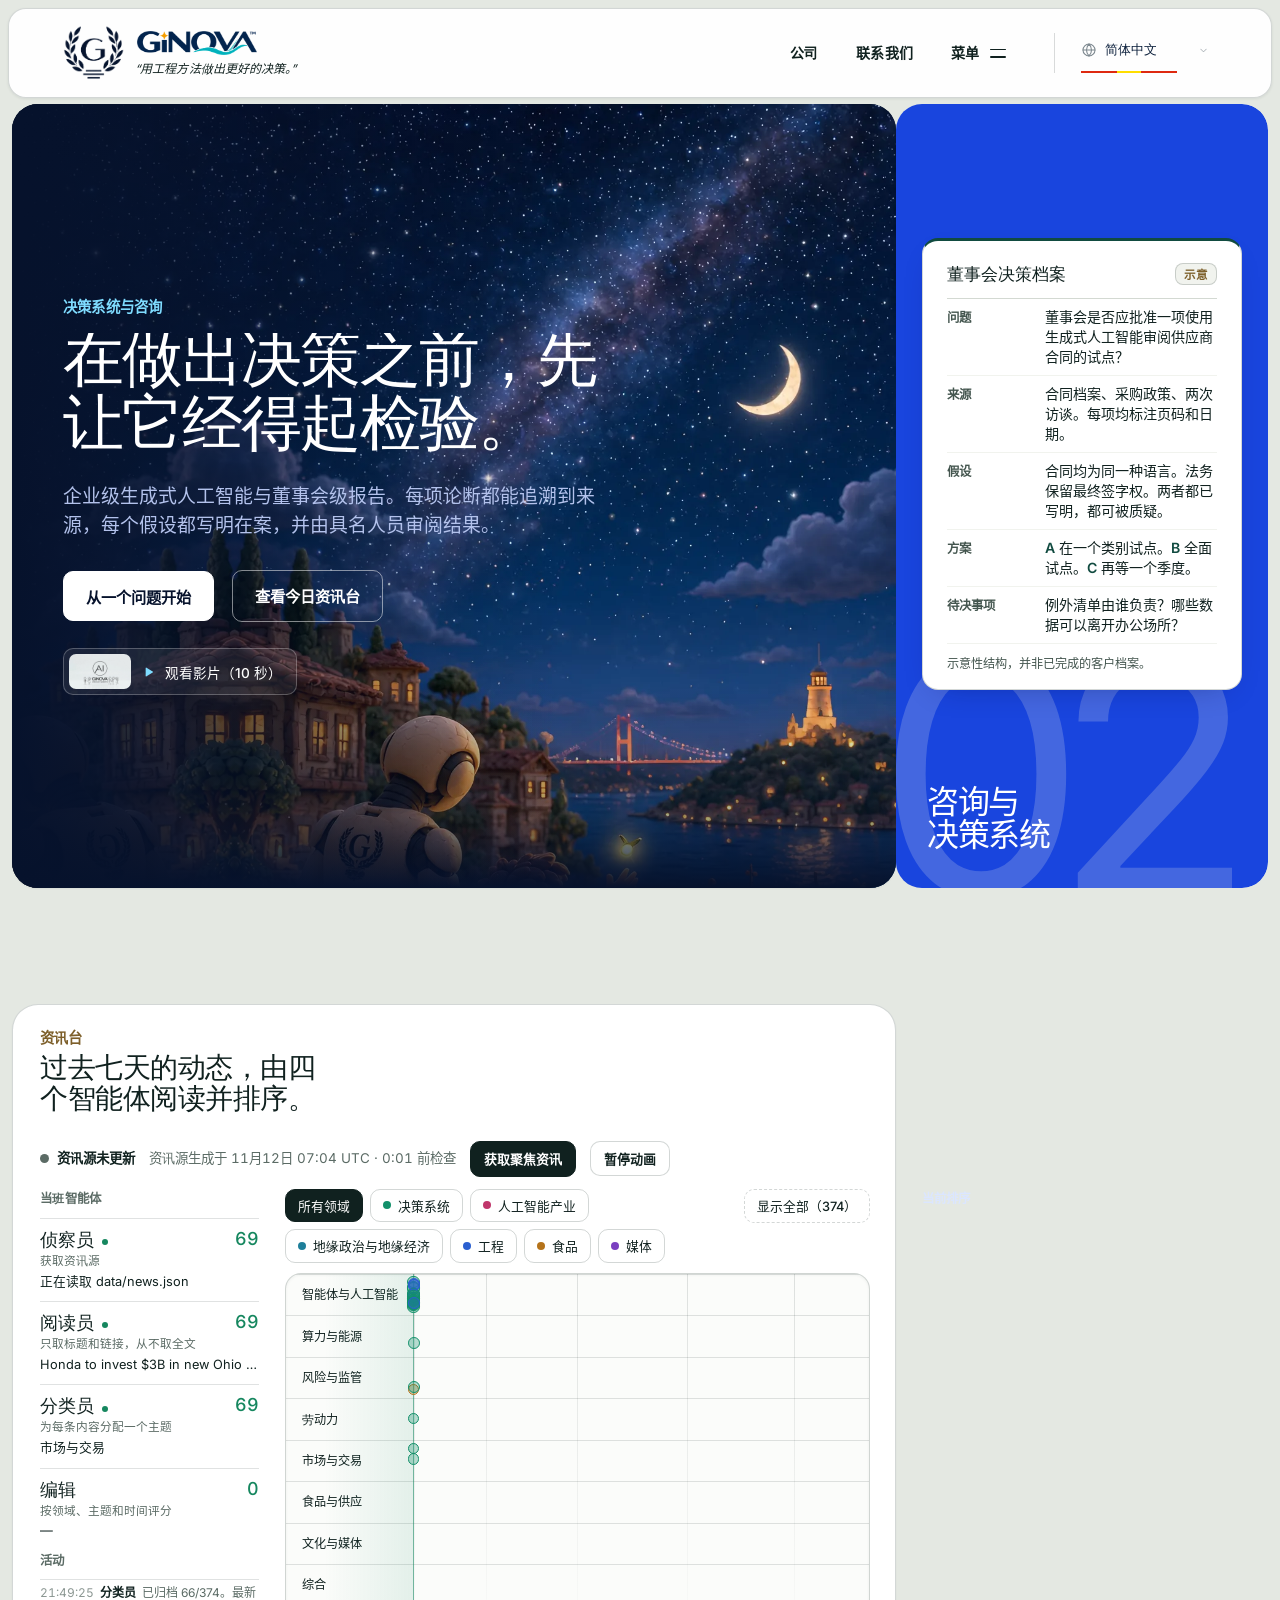
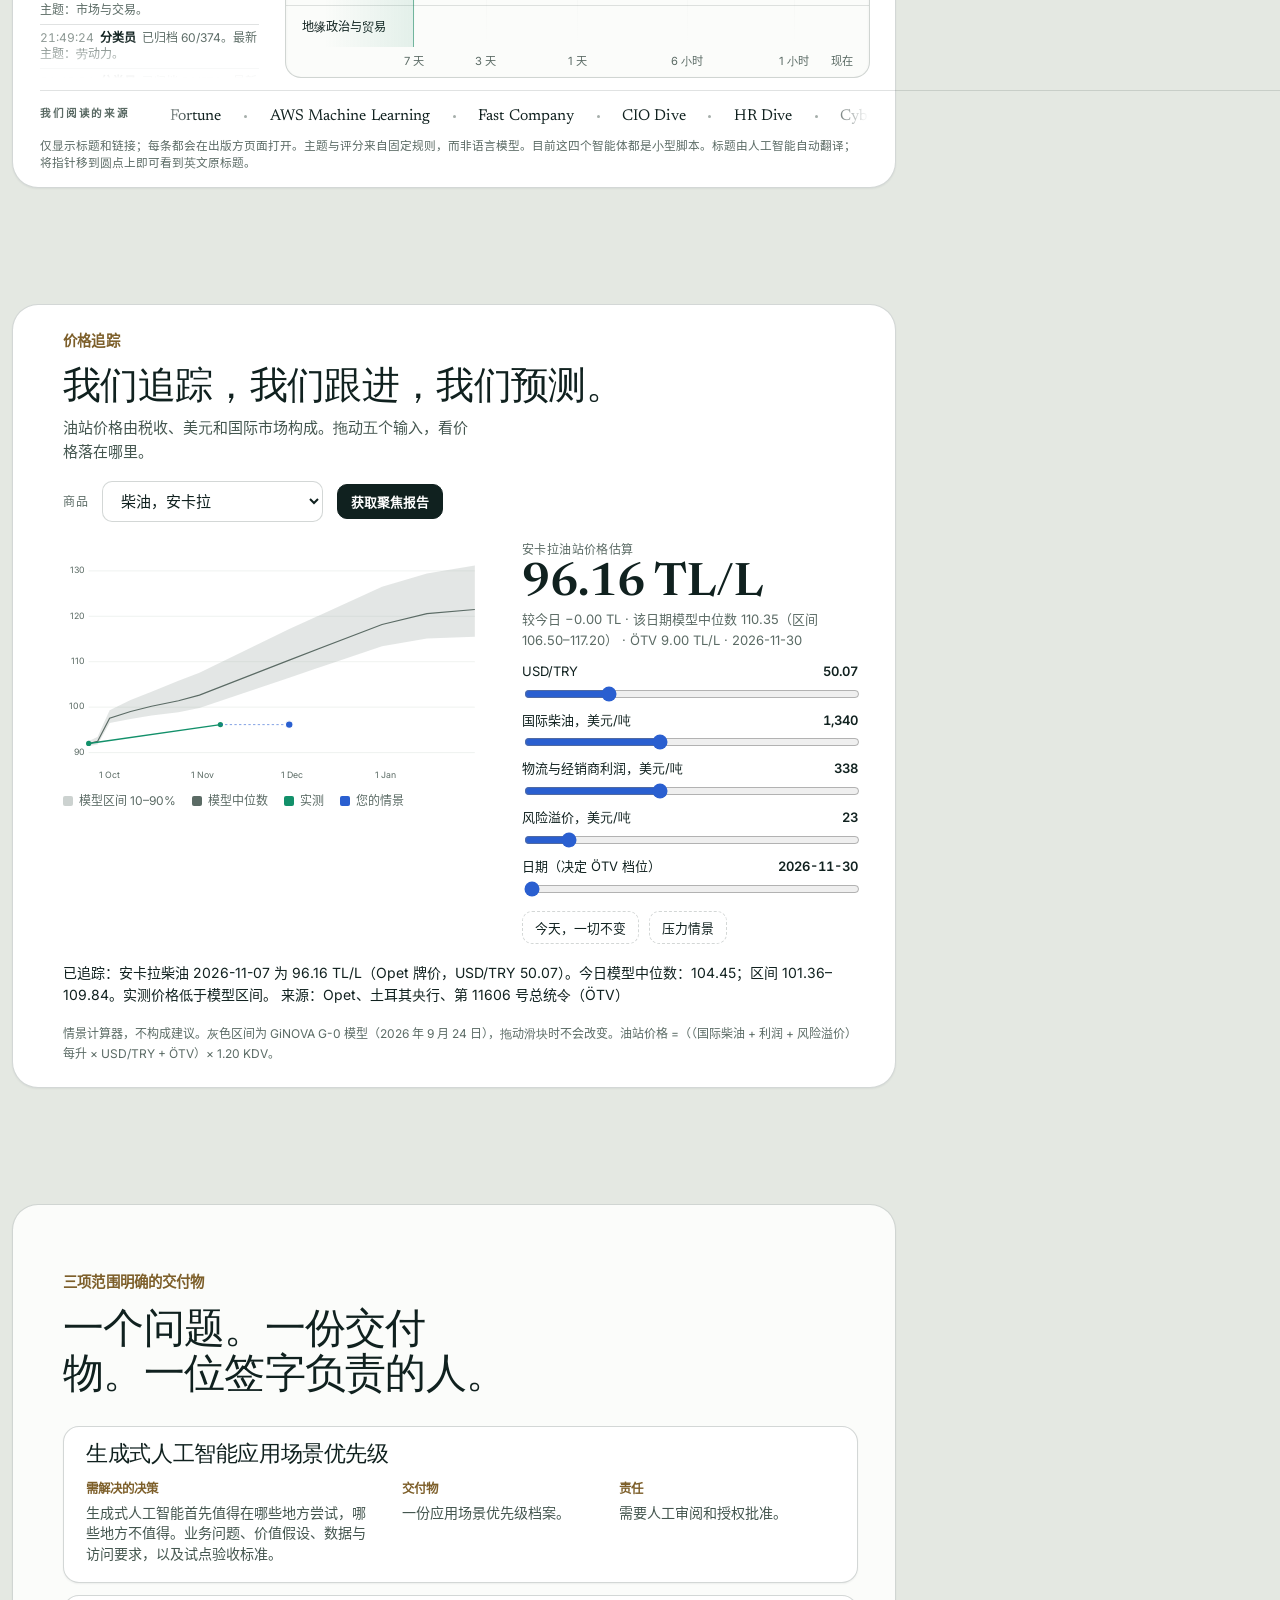
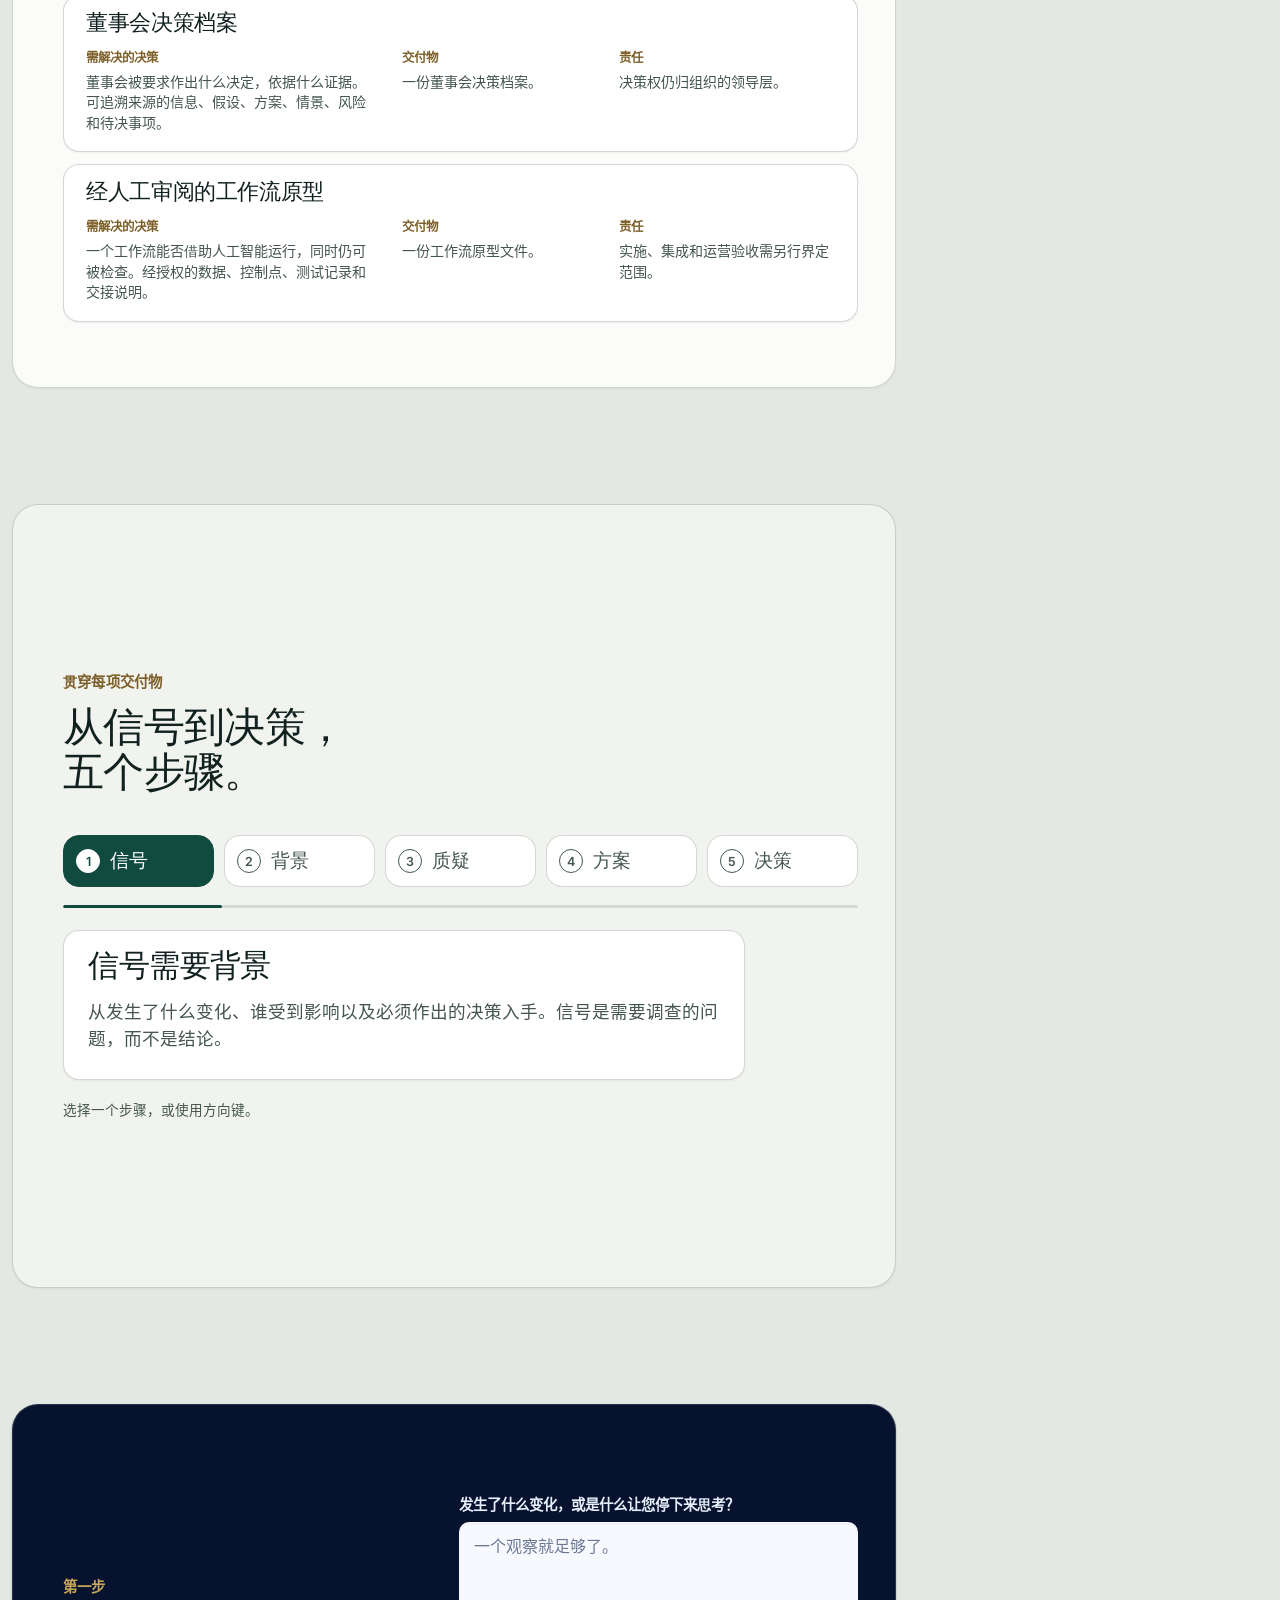
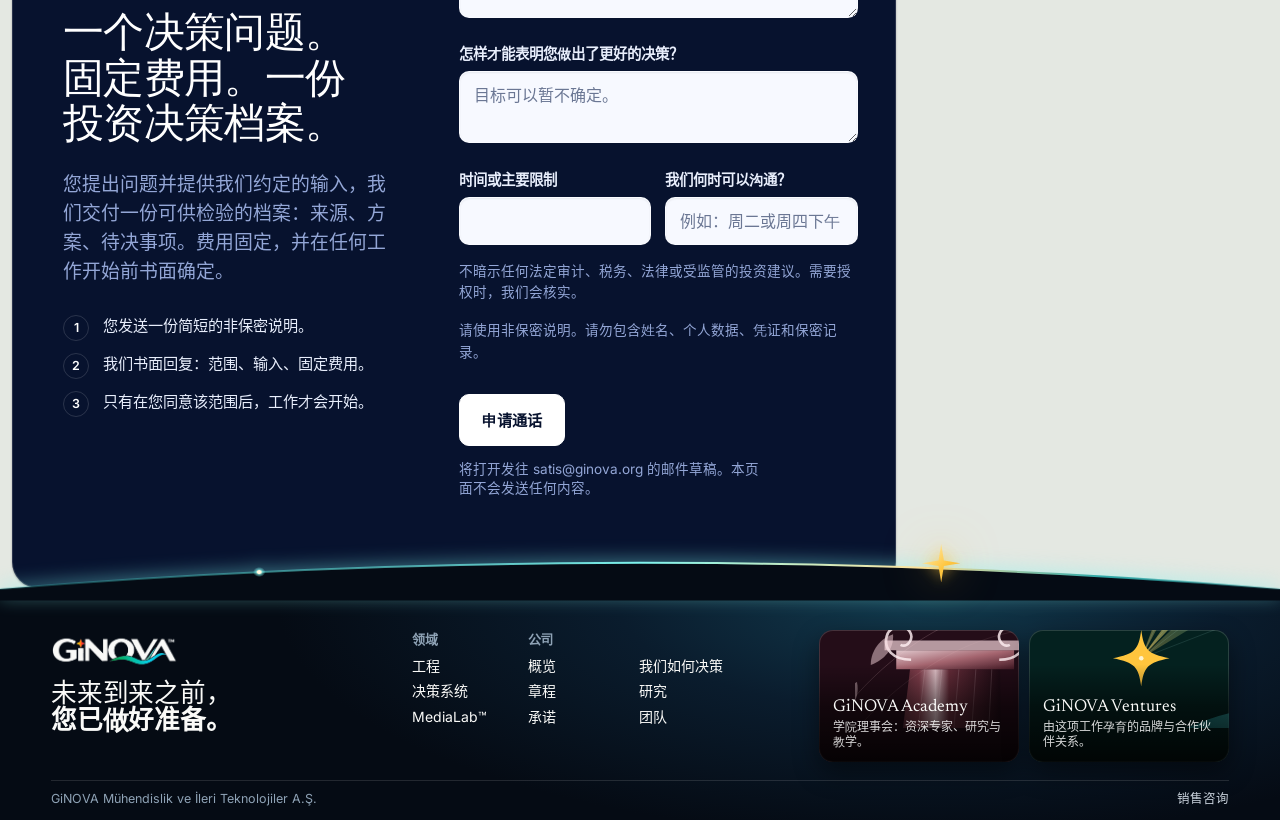
<file: zh/index.html>
<!doctype html>
<html lang="zh-Hans" dir="ltr" data-title-key="meta.title">
<head>
<meta charset="utf-8">
<meta name="viewport" content="width=device-width,initial-scale=1">
<title>GiNOVA 决策系统 | 可被检验的决策</title>
<script>/* Opening: decided before first paint so there is no flash. Not for reduced motion, a deep link or a scrolled page. */
(function(){try{var d=document.documentElement;if(!matchMedia('(prefers-reduced-motion: reduce)').matches&&!document.hidden&&(!location.hash||location.hash==='#intro')&&!(window.scrollY>20)&&!/[?&]still=1/.test(location.search))d.classList.add('intro-play')}catch(e){}})();</script>
<meta name="description" content="企业级生成式人工智能与董事会级报告。一个决策问题，固定费用，一份投资决策档案；每项论断都有来源可溯，并由具名人员审阅。">
<link rel="canonical" href="https://consultancy.ginova.net/zh/">
<link rel="alternate" hreflang="en" href="https://consultancy.ginova.net/">
<link rel="alternate" hreflang="it" href="https://consultancy.ginova.net/it/">
<link rel="alternate" hreflang="de" href="https://consultancy.ginova.net/de/">
<link rel="alternate" hreflang="es" href="https://consultancy.ginova.net/es/">
<link rel="alternate" hreflang="tr" href="https://consultancy.ginova.net/tr/">
<link rel="alternate" hreflang="az" href="https://consultancy.ginova.net/az/">
<link rel="alternate" hreflang="ar" href="https://consultancy.ginova.net/ar/">
<link rel="alternate" hreflang="zh-Hans" href="https://consultancy.ginova.net/zh/">
<link rel="alternate" hreflang="x-default" href="https://consultancy.ginova.net/">
<meta property="og:type" content="website">
<meta property="og:site_name" content="GiNOVA">
<meta property="og:locale" content="zh_CN">
<meta property="og:title" content="GiNOVA 决策系统 | 可被检验的决策">
<meta property="og:description" content="企业级生成式人工智能与董事会级报告。一个决策问题，固定费用，一份投资决策档案；每项论断都有来源可溯，并由具名人员审阅。">
<meta property="og:url" content="https://consultancy.ginova.net/zh/">
<meta property="og:image" content="https://consultancy.ginova.net/chrome/og.png">
<meta name="twitter:card" content="summary_large_image">
<script type="application/ld+json">{"@context": "https://schema.org", "@graph": [{"@type": "Organization", "@id": "https://ginova.org/#org", "name": "GiNOVA", "url": "https://ginova.org/", "logo": "https://consultancy.ginova.net/chrome/crest.png", "email": "satis@ginova.org"}, {"@type": "WebSite", "@id": "https://consultancy.ginova.net/#site", "url": "https://consultancy.ginova.net/", "name": "GiNOVA 决策系统", "inLanguage": ["en", "it", "de", "es", "tr", "az", "ar", "zh-Hans"], "publisher": {"@id": "https://ginova.org/#org"}}, {"@type": "WebPage", "url": "https://consultancy.ginova.net/zh/", "name": "GiNOVA 决策系统 | 可被检验的决策", "description": "企业级生成式人工智能与董事会级报告。一个决策问题，固定费用，一份投资决策档案；每项论断都有来源可溯，并由具名人员审阅。", "inLanguage": "zh-Hans", "isPartOf": {"@id": "https://consultancy.ginova.net/#site"}}, {"@type": "Service", "name": "GiNOVA 决策系统", "description": "企业级生成式人工智能与董事会级报告。一个决策问题，固定费用，一份投资决策档案；每项论断都有来源可溯，并由具名人员审阅。", "url": "https://consultancy.ginova.net/zh/", "provider": {"@id": "https://ginova.org/#org"}, "hasOfferCatalog": {"@type": "OfferCatalog", "name": "三项范围明确的交付物", "itemListElement": [{"@type": "Offer", "itemOffered": {"@type": "Service", "name": "生成式人工智能应用场景优先级", "description": "生成式人工智能首先值得在哪些地方尝试，哪些地方不值得。业务问题、价值假设、数据与访问要求，以及试点验收标准。"}}, {"@type": "Offer", "itemOffered": {"@type": "Service", "name": "董事会决策档案", "description": "董事会被要求作出什么决定，依据什么证据。可追溯来源的信息、假设、方案、情景、风险和待决事项。"}}, {"@type": "Offer", "itemOffered": {"@type": "Service", "name": "经人工审阅的工作流原型", "description": "一个工作流能否借助人工智能运行，同时仍可被检查。经授权的数据、控制点、测试记录和交接说明。"}}]}}]}</script>
<link rel="icon" type="image/svg+xml" href="../chrome/favicon.svg">
<link rel="stylesheet" href="../fonts/fonts.css">
<link rel="stylesheet" href="../chrome/chrome.css">
<link rel="stylesheet" href="../style.css">
<link rel="stylesheet" href="../site.css">
</head>
<body>
<a class="gn-skip" href="#main" data-c="skip">跳到内容</a>
<header class="gn-header" id="gnHeader" style="--gn-accent:#1945de">
  <div class="gn-nav" id="gnNav">
    <a class="gn-brand" href="https://ginova.org/" data-route="https://ginova.org/" data-ca="home" aria-label="GiNOVA 首页">
      <span class="gn-crest"><img src="../chrome/crest.png" width="62" height="56" alt=""><img class="lt" src="../chrome/crest-light.png" width="62" height="56" alt=""></span>
      <span class="gn-word"><span class="gn-wm"><img class="gn-wordmark" src="../chrome/primary.png" width="140" height="32" alt="GiNOVA"><img class="gn-wordmark lt" src="../chrome/primary-light.png" width="140" height="32" alt=""></span><span class="gn-motto" data-c="motto.decision">“用工程方法做出更好的决策。”</span></span>
    </a>
    <span class="gn-gap" aria-hidden="true"><span class="gn-sec"><i class="n"></i><i class="rule"></i><b class="t"></b></span></span>
    <div class="gn-links" id="gnLinks">
      <a class="gn-co" id="gnCompany" href="https://ginova.org/company/" data-route="https://ginova.org/company/" data-c="company">公司</a>
      <a class="gn-contact" id="gnContact" href="#start" data-ca="nav.contact" aria-label="联系我们"><span class="gn-contact-label" data-c="nav.contact">联系我们</span></a>
      <button class="gn-menu" id="gnMenuBtn" type="button" aria-expanded="false" aria-controls="gnOverlay"><span class="lbl" data-c="menu">菜单</span><span class="bars" aria-hidden="true"><i></i><i></i></span></button>
      <div class="language-switcher" data-language-theme="portal"><select id="language-select" class="language-native" aria-label="Language"><option data-group="1" value="en" lang="en" dir="ltr">English</option><option data-group="1" value="it" lang="it" dir="ltr">Italiano</option><option data-group="1" value="de" lang="de" dir="ltr">Deutsch</option><option data-group="1" value="es" lang="es" dir="ltr">Español</option><option data-group="2" value="tr" lang="tr" dir="ltr">Türkçe</option><option data-group="2" value="az" lang="az" dir="ltr">Azerbaycani</option><option data-group="3" value="ar" lang="ar" dir="rtl">العربية</option><option data-group="3" value="zh" lang="zh-Hans" dir="ltr" selected>简体中文</option></select></div>
    </div>
  </div>
  <span class="gn-prog" aria-hidden="true"><i></i></span>
</header>
<div class="gn-ov" id="gnOverlay" role="dialog" aria-modal="true" data-ca="menu" aria-label="菜单" data-site="decision" data-cur="decision">
  <div class="gn-ovbg" aria-hidden="true"><i class="l" data-s="engineering" style="background-color:#07131b;background-image:url(../chrome/pop-engineering.svg);background-position:center 64%"></i><i class="l" data-s="decision" style="background-color:#050934;background-image:url(../chrome/pop-decision.svg);background-position:center 34%"></i><i class="l" data-s="medialab" style="background-color:#1a0b2e;background-image:url(../chrome/pop-medialab.svg);background-position:center 42%"></i><i class="l" data-s="academy" style="background-color:#240d18;background-image:url(../chrome/pop-academy.svg);background-position:right 20%"></i><i class="l" data-s="ventures" style="background-color:#04211f;background-image:url(../chrome/pop-ventures.svg);background-position:right 14%"></i><i class="wash"></i></div>
  <div class="gn-ovin">
    <nav class="gn-ovsites" data-ca="sites" aria-label="GiNOVA.NET 网站">
      <p class="gn-ph" data-c="sites.h">GiNOVA.NET</p>
      <ol>
        <li><a class="gn-row" href="https://engineering.ginova.net/" data-route="https://engineering.ginova.net/" data-s="engineering"><span class="ix">01</span><span class="nm" data-c="nav.engineering">工程</span><svg class="go" viewBox="0 0 24 24" width="22" height="22" fill="none" stroke="currentColor" stroke-width="1.6" stroke-linecap="round" stroke-linejoin="round" aria-hidden="true"><path d="M7 17 17 7M8 7h9v9"/></svg><span class="d" data-c="d.engineering">生产系统、可行性研究，以及包括食品在内的产品与工艺开发。</span></a></li>
        <li class="is-cur"><div class="gn-row" aria-current="page"><span class="ix">02</span><span class="nm" data-c="nav.decision">决策系统</span><em class="here" data-c="here">您在这里</em><span class="d" data-c="d.decision">咨询、数据与人工智能：一个决策问题，固定费用，一份投资决策档案。</span></div></li>
        <li><a class="gn-row" href="https://medialab.ginova.net/" data-route="https://medialab.ginova.net/" data-s="medialab"><span class="ix">03</span><span class="nm" dir="ltr" data-c="nav.medialab">MediaLab™</span><svg class="go" viewBox="0 0 24 24" width="22" height="22" fill="none" stroke="currentColor" stroke-width="1.6" stroke-linecap="round" stroke-linejoin="round" aria-hidden="true"><path d="M7 17 17 7M8 7h9v9"/></svg><span class="d" data-c="d.medialab">网站、影像、声音与品牌传播，按需定制。</span></a></li>
        <li><a class="gn-row" href="https://academy.ginova.net/" data-route="https://academy.ginova.net/" data-s="academy"><span class="ix">04</span><span class="nm" data-c="nav.academy">学院</span><svg class="go" viewBox="0 0 24 24" width="22" height="22" fill="none" stroke="currentColor" stroke-width="1.6" stroke-linecap="round" stroke-linejoin="round" aria-hidden="true"><path d="M7 17 17 7M8 7h9v9"/></svg><span class="d" data-c="d.academy">学院理事会：资深专家、研究与教学。</span></a></li>
        <li><a class="gn-row" href="https://ventures.ginova.net/" data-route="https://ventures.ginova.net/" data-s="ventures"><span class="ix">05</span><span class="nm" data-c="nav.ventures">创投</span><svg class="go" viewBox="0 0 24 24" width="22" height="22" fill="none" stroke="currentColor" stroke-width="1.6" stroke-linecap="round" stroke-linejoin="round" aria-hidden="true"><path d="M7 17 17 7M8 7h9v9"/></svg><span class="d" data-c="d.ventures">由这项工作孕育的品牌与合作伙伴关系。</span></a></li>
      </ol>
    </nav>
    <nav class="gn-ovpage" data-ca="pagenav" aria-label="pagenav">
      <p class="gn-ph" data-c="menu.page">本页内容</p>
      <ol>
        <li><a class="gn-pl" href="#intro" data-c="rail.promise">理念</a></li>
        <li><a class="gn-pl" href="#desk" data-c="rail.desk">资讯台</a></li>
        <li><a class="gn-pl" href="#prices" data-c="rail.prices">价格</a></li>
        <li><a class="gn-pl" href="#work" data-c="rail.work">工作</a></li>
        <li><a class="gn-pl" href="#method" data-c="rail.method">方法</a></li>
        <li><a class="gn-pl" href="#start" data-c="rail.start">开始</a></li>
      </ol>
      <a class="gn-all" href="https://ginova.org/#gn-company-overview" data-route="https://ginova.org/#gn-company-overview" data-c="nav.about">关于我们</a>
    </nav>
    <div class="gn-ovfoot" id="gnOvFoot"></div>
  </div>
</div>


<div class="field" aria-hidden="true"><span>02</span><b data-c="long.decision">咨询与
决策系统</b></div>


<main id="main">

<!-- 1. Promise: the headline, with the dossier resting on the blue card -->
<section id="intro" class="screen s-intro" data-nav="rail.promise" aria-labelledby="h-intro">
  <div class="curtains" aria-hidden="true">
    <div class="cur p1 c-eng"><span>01</span><b data-c="nav.engineering">工程</b></div>
    <div class="cur p2 home"><span>02</span><b data-c="long.decision">咨询与
决策系统</b></div>
    <div class="cur p3 c-med"><span>03</span><b data-c="nav.medialab" dir="ltr">MediaLab™</b></div>
  </div>
  <div class="hero-art" aria-hidden="true"><img src="../img/hero/night-walk-1600.webp" srcset="../img/hero/night-walk-1600.webp 1600w, ../img/hero/night-walk-3200.webp 3200w" sizes="100vw" alt="" width="3200" height="2552" fetchpriority="high" decoding="async"></div>
  <div class="wrap intro-grid">
    <div class="intro-copy">
      <p class="kicker" data-t="intro.kicker">决策系统与咨询</p>
      <h1 id="h-intro" data-t="intro.h1">在做出决策之前，先让它经得起检验。</h1>
      <p class="lede" data-t="intro.lede">企业级生成式人工智能与董事会级报告。每项论断都能追溯到来源，每个假设都写明在案，并由具名人员审阅结果。</p>
      <p class="actions">
        <a class="btn btn-solid" href="#start" data-t="intro.cta1">从一个问题开始</a>
        <a class="btn btn-line" href="#desk" data-t="intro.cta2">查看今日资讯台</a>
      </p>
      <button class="filmchip" id="filmOpen" type="button" aria-haspopup="dialog">
        <span class="thumb" aria-hidden="true"></span>
        <svg class="pl" viewBox="0 0 24 24" width="14" height="14" fill="currentColor" aria-hidden="true"><path d="M8 5.5v13a1 1 0 0 0 1.5.86l10.5-6.5a1 1 0 0 0 0-1.72L9.5 4.64A1 1 0 0 0 8 5.5Z"/></svg>
        <span class="ft" data-t="film.open">观看影片（10 秒）</span>
      </button>
    </div>

    <figure class="sheet" data-taria="sheet.label" aria-label="董事会决策档案示意页">
      <div class="sheet-head">
        <span data-t="sheet.head">董事会决策档案</span>
        <span data-t="sheet.badge">示意</span>
      </div>
      <dl>
        <div><dt data-t="sheet.q">问题</dt><dd data-t="sheet.q.v">董事会是否应批准一项使用生成式人工智能审阅供应商合同的试点？</dd></div>
        <div><dt data-t="sheet.s">来源</dt><dd data-t="sheet.s.v">合同档案、采购政策、两次访谈。每项均标注页码和日期。</dd></div>
        <div><dt data-t="sheet.a">假设</dt><dd data-t="sheet.a.v">合同均为同一种语言。法务保留最终签字权。两者都已写明，都可被质疑。</dd></div>
        <div><dt data-t="sheet.o">方案</dt><dd data-th="sheet.o.v"><b>A</b> 在一个类别试点。<b>B</b> 全面试点。<b>C</b> 再等一个季度。</dd></div>
        <div><dt data-t="sheet.p">待决事项</dt><dd data-t="sheet.p.v">例外清单由谁负责？哪些数据可以离开办公场所？</dd></div>
      </dl>
      <figcaption data-t="sheet.cap">示意性结构，并非已完成的客户档案。</figcaption>
    </figure>
  </div>
</section>

<!-- 2. The Desk -->
<section id="desk" class="screen s-desk" data-nav="rail.desk" aria-labelledby="h-desk">
  <div class="desk" id="deskRoot">
    <header class="desk-top">
      <div>
        <p class="kicker" data-t="desk.kicker">资讯台</p>
        <h2 id="h-desk" data-t="desk.h2">过去七天的动态，由四个智能体阅读并排序。</h2>
      </div>
      <div class="desk-status">
        <span class="live" id="deskLive"><i></i><b id="deskState">&hellip;</b></span>
        <span id="deskMeta">&nbsp;</span>
        <button class="getnews" id="deskGet" type="button" aria-haspopup="dialog" data-t="sub.cta">获取聚焦资讯</button>
        <button class="pause" id="deskPause" type="button" aria-pressed="false" data-t="btn.pause">暂停动画</button>
      </div>
    </header>

    <div class="desk-main">
      <section class="agents" data-taria="desk.agents.label" aria-label="四个智能体">
        <h3 data-t="desk.agents">当班智能体</h3>
        <ul id="agents">
          <li data-a="scout"><b data-t="agent.scout">侦察员</b><span class="do" data-t="agent.scout.do">获取资讯源</span><em class="now" data-now>&mdash;</em><strong data-n>0</strong></li>
          <li data-a="reader"><b data-t="agent.reader">阅读员</b><span class="do" data-t="agent.reader.do">只取标题和链接，从不取全文</span><em class="now" data-now>&mdash;</em><strong data-n>0</strong></li>
          <li data-a="sorter"><b data-t="agent.sorter">分类员</b><span class="do" data-t="agent.sorter.do">为每条内容分配一个主题</span><em class="now" data-now>&mdash;</em><strong data-n>0</strong></li>
          <li data-a="editor"><b data-t="agent.editor">编辑</b><span class="do" data-t="agent.editor.do">按领域、主题和时间评分</span><em class="now" data-now>&mdash;</em><strong data-n>0</strong></li>
        </ul>
        <h3 class="log-h" data-t="desk.activity">活动</h3>
        <ol class="log" id="deskLog" data-taria="desk.log.label" aria-label="智能体活动，最新在前"></ol>
      </section>

      <section class="radar-wrap" data-taria="desk.radar.label" aria-label="按主题与时间排列的头条雷达">
        <div class="filters-row">
        <div class="filters" role="group" data-taria="desk.filter.label" aria-label="按领域筛选" id="deskFilters">
          <button type="button" data-lane="all" aria-pressed="true"><span data-t="lane.all">所有领域</span></button>
          <button type="button" data-lane="decision" aria-pressed="false"><i style="--c:var(--l-decision)"></i><span data-t="lane.decision">决策系统</span></button>
          <button type="button" data-lane="ai" aria-pressed="false"><i style="--c:var(--l-ai)"></i><span data-t="lane.ai">人工智能产业</span></button>
          <button type="button" data-lane="world" aria-pressed="false"><i style="--c:var(--l-world)"></i><span data-t="lane.world">地缘政治与地缘经济</span></button>
          <button type="button" data-lane="engineering" aria-pressed="false"><i style="--c:var(--l-engineering)"></i><span data-t="lane.engineering">工程</span></button>
          <button type="button" data-lane="food" aria-pressed="false"><i style="--c:var(--l-food)"></i><span data-t="lane.food">食品</span></button>
          <button type="button" data-lane="media" aria-pressed="false"><i style="--c:var(--l-media)"></i><span data-t="lane.media">媒体</span></button>
        </div>
        <button type="button" class="allbtn" id="deskAll" aria-pressed="false" hidden></button>
        </div>
        <div class="radar" id="radar">
          <div class="plot" id="plot"></div>
          <div class="tip" id="tip" role="status" hidden></div>
        </div>
      </section>

      <section class="rank" data-taria="desk.rank.label" aria-label="头条排名">
        <h3 data-t="desk.ranked">当前排序</h3>
        <ol id="rank"></ol>
      </section>
    </div>

    <div class="srcline" id="deskSrcLine" data-taria="desk.src" aria-label="我们阅读的来源" hidden>
      <span class="srcline-h" data-t="desk.src">我们阅读的来源</span>
      <div class="srcline-run"><div class="srcline-track" id="deskSrc"></div></div>
    </div>

    <p class="desk-note" data-t="desk.note">仅显示标题和链接；每条都会在出版方页面打开。主题与评分来自固定规则，而非语言模型。目前这四个智能体都是小型脚本。标题由人工智能自动翻译；将指针移到圆点上即可看到英文原标题。</p>
    <noscript><p class="desk-note">The desk needs JavaScript. Without it, open the sources directly: Food Dive, MIT Technology Review, Engineering.com, Variety.</p></noscript>
  </div>

  <dialog class="subdlg" id="subDlg" aria-labelledby="subH">
    <form class="sub-in" id="subForm" method="dialog" novalidate>
      <button class="dlg-x" id="subClose" type="button" data-ca="close" aria-label="关闭"><svg viewBox="0 0 24 24" width="18" height="18" fill="none" stroke="currentColor" stroke-width="1.8" stroke-linecap="round" aria-hidden="true"><path d="M6 6l12 12M18 6 6 18"/></svg></button>
      <h3 id="subH" data-t="sub.h">聚焦市场资讯，送达您工作的地方</h3>
      <p class="sub-lede" data-t="sub.lede">告诉我们要关注什么、希望在哪里接收。我们将以书面回复，确认现在可以发送的内容。</p>
      <fieldset><legend data-t="sub.what">关注内容</legend>
        <div class="sub-grid">
          <label class="sub-opt"><input type="checkbox" name="f" value="decision"><span data-t="lane.decision">决策系统</span></label>
          <label class="sub-opt"><input type="checkbox" name="f" value="ai"><span data-t="lane.ai">人工智能产业</span></label>
          <label class="sub-opt"><input type="checkbox" name="f" value="world"><span data-t="lane.world">地缘政治与地缘经济</span></label>
          <label class="sub-opt"><input type="checkbox" name="f" value="engineering"><span data-t="lane.engineering">工程</span></label>
          <label class="sub-opt"><input type="checkbox" name="f" value="food"><span data-t="lane.food">食品</span></label>
          <label class="sub-opt"><input type="checkbox" name="f" value="media"><span data-t="lane.media">媒体</span></label>
        </div>
      </fieldset>
      <fieldset><legend data-t="sub.where">接收渠道</legend>
        <div class="sub-grid">
          <label class="sub-opt" aria-disabled="true"><input type="checkbox" checked disabled><span data-t="sub.ch.page">本页面</span><em class="sub-chip live" data-t="sub.chip.live">已上线</em></label>
          <label class="sub-opt"><input type="checkbox" name="c" value="email" checked><span data-t="sub.ch.email">电子邮件</span><em class="sub-chip" data-t="sub.chip.req">按需提供</em></label>
          <label class="sub-opt"><input type="checkbox" name="c" value="whatsapp"><span data-t="sub.ch.wa">WhatsApp</span><em class="sub-chip plan" data-t="sub.chip.plan">计划中</em></label>
          <label class="sub-opt"><input type="checkbox" name="c" value="desktop"><span data-t="sub.ch.desk">桌面提醒</span><em class="sub-chip plan" data-t="sub.chip.plan">计划中</em></label>
        </div>
      </fieldset>
      <label class="sub-nl" for="subNote" data-t="sub.note">有需要重点关注的吗？产品、国家、竞争对手。</label>
      <textarea id="subNote" rows="3" maxlength="600"></textarea>
      <p class="actions"><button class="btn btn-solid" id="subGo" type="submit" data-t="sub.go">准备我的申请</button>
        <span class="fine" data-t="start.fine">将打开发往 satis@ginova.org 的邮件草稿。本页面不会发送任何内容。</span></p>
    </form>
  </dialog>
</section>



<!-- Price watch: Ankara diesel, traced, followed, forecast -->
<section id="prices" class="screen s-prices" data-nav="rail.prices" aria-labelledby="h-prices">
  <div class="wrap pw">
    <div class="pw-head">
      <p class="kicker" data-p="kicker">Price watch</p>
      <h2 id="h-prices" data-p="h2">We trace it. We follow it. We forecast it.</h2>
      <p class="lede" data-p="lede">The pump price is built from tax, the dollar and the world market. Move the five inputs and see where the price lands.</p>
    </div>
    <div class="pw-pick"><label for="pwSel" data-p="pick">Commodity</label><select id="pwSel"></select><button type="button" class="getnews" id="pwReport" data-p="report">Get a focused report</button></div>
    <div id="pwPending" class="pw-pending" hidden><h3 id="pwPName"></h3><p id="pwPWhat"></p><p id="pwPSrc" class="pw-note"></p></div>
    <div class="pw-grid" id="pwGrid">
      <figure class="pw-chart"><svg id="pwSvg" viewBox="0 0 720 420" role="img" data-paria="chart" aria-label="Ankara diesel price, observed and forecast"></svg>
        <figcaption id="pwLegend" class="pw-leg"></figcaption></figure>
      <div class="pw-panel">
        <div class="pw-out" aria-live="polite"><span class="pw-k" data-p="out">Estimated Ankara pump price</span><b id="pwVal">—</b><span id="pwCmp" class="pw-cmp"></span></div>
        <div id="pwSliders" class="pw-sl"></div>
        <p class="pw-btns"><button type="button" class="allbtn" id="pwNow" data-p="reset">Today, nothing moves</button><button type="button" class="allbtn" id="pwStress" data-p="stress">Stress case</button></p>
      </div>
    </div>
    <p class="pw-track" id="pwTrack"></p>
    <p class="pw-note" data-p="note">A scenario calculator, not advice. The grey band is the GiNOVA G-0 model of 24 September 2026 and does not change when you move the sliders. Pump price = ((world diesel + margin + risk premium) per litre × USD/TRY + ÖTV) × 1.20 KDV.</p>
  </div>
</section>


<!-- 3. Work -->
<section id="work" class="screen s-work" data-nav="rail.work" aria-labelledby="h-work">
  <div class="wrap">
    <p class="kicker" data-t="work.kicker">三项范围明确的交付物</p>
    <h2 id="h-work" data-t="work.h2">一个问题。一份交付物。一位签字负责的人。</h2>
    <div class="offers">
      <article>
        <h3 data-t="work.1.t">生成式人工智能应用场景优先级</h3>
        <dl>
          <div><dt data-t="work.dt1">需解决的决策</dt><dd data-t="work.1.d">生成式人工智能首先值得在哪些地方尝试，哪些地方不值得。业务问题、价值假设、数据与访问要求，以及试点验收标准。</dd></div>
          <div><dt data-t="work.dt2">交付物</dt><dd data-t="work.1.o">一份应用场景优先级档案。</dd></div>
          <div><dt data-t="work.dt3">责任</dt><dd data-t="work.1.r">需要人工审阅和授权批准。</dd></div>
        </dl>
      </article>
      <article>
        <h3 data-t="work.2.t">董事会决策档案</h3>
        <dl>
          <div><dt data-t="work.dt1">需解决的决策</dt><dd data-t="work.2.d">董事会被要求作出什么决定，依据什么证据。可追溯来源的信息、假设、方案、情景、风险和待决事项。</dd></div>
          <div><dt data-t="work.dt2">交付物</dt><dd data-t="work.2.o">一份董事会决策档案。</dd></div>
          <div><dt data-t="work.dt3">责任</dt><dd data-t="work.2.r">决策权仍归组织的领导层。</dd></div>
        </dl>
      </article>
      <article>
        <h3 data-t="work.3.t">经人工审阅的工作流原型</h3>
        <dl>
          <div><dt data-t="work.dt1">需解决的决策</dt><dd data-t="work.3.d">一个工作流能否借助人工智能运行，同时仍可被检查。经授权的数据、控制点、测试记录和交接说明。</dd></div>
          <div><dt data-t="work.dt2">交付物</dt><dd data-t="work.3.o">一份工作流原型文件。</dd></div>
          <div><dt data-t="work.dt3">责任</dt><dd data-t="work.3.r">实施、集成和运营验收需另行界定范围。</dd></div>
        </dl>
      </article>
    </div>
  </div>
</section>

<!-- 4. Method -->
<section id="method" class="screen s-method" data-nav="rail.method" aria-labelledby="h-method">
  <div class="wrap">
    <p class="kicker" data-t="method.kicker">贯穿每项交付物</p>
    <h2 id="h-method" data-t="method.h2">从信号到决策，五个步骤。</h2>
    <div class="steps" id="steps" role="tablist" data-taria="method.label" aria-label="决策步骤">
      <button role="tab" aria-selected="true"  aria-controls="stepPanel" id="t0" data-i="0"><span>1</span><bdi data-t="step.0.n">信号</bdi></button>
      <button role="tab" aria-selected="false" aria-controls="stepPanel" id="t1" data-i="1" tabindex="-1"><span>2</span><bdi data-t="step.1.n">背景</bdi></button>
      <button role="tab" aria-selected="false" aria-controls="stepPanel" id="t2" data-i="2" tabindex="-1"><span>3</span><bdi data-t="step.2.n">质疑</bdi></button>
      <button role="tab" aria-selected="false" aria-controls="stepPanel" id="t3" data-i="3" tabindex="-1"><span>4</span><bdi data-t="step.3.n">方案</bdi></button>
      <button role="tab" aria-selected="false" aria-controls="stepPanel" id="t4" data-i="4" tabindex="-1"><span>5</span><bdi data-t="step.4.n">决策</bdi></button>
    </div>
    <div class="track" aria-hidden="true"><i id="trackFill"></i></div>
    <div class="step-panel" id="stepPanel" role="tabpanel" aria-labelledby="t0" tabindex="0">
      <h3 id="stepTitle"></h3>
      <p id="stepBody"></p>
    </div>
    <p class="hint" data-t="method.hint">选择一个步骤，或使用方向键。</p>
  </div>
</section>

<!-- 6. Start: the first offer, what happens next, and the request -->
<section id="start" class="screen s-start" data-nav="rail.start" aria-labelledby="h-start">
  <div class="wrap start-grid">
    <div>
      <p class="kicker" data-t="start.kicker">第一步</p>
      <h2 id="h-start" data-t="start.h2">一个决策问题。固定费用。一份投资决策档案。</h2>
      <p class="lede" data-t="start.lede">您提出问题并提供我们约定的输入，我们交付一份可供检验的档案：来源、方案、待决事项。费用固定，并在任何工作开始前书面确定。</p>
      <ol class="next" data-taria="next.label" aria-label="接下来会发生什么">
        <li><b aria-hidden="true">1</b><span data-t="next.1">您发送一份简短的非保密说明。</span></li>
        <li><b aria-hidden="true">2</b><span data-t="next.2">我们书面回复：范围、输入、固定费用。</span></li>
        <li><b aria-hidden="true">3</b><span data-t="next.3">只有在您同意该范围后，工作才会开始。</span></li>
      </ol>
    </div>
    <form id="startForm" class="form" novalidate>
      <label for="f1" data-t="start.l1">发生了什么变化，或是什么让您停下来思考？</label>
      <textarea id="f1" rows="3" maxlength="900" data-tph="start.p1" placeholder="一个观察就足够了。"></textarea>
      <label for="f2" data-t="start.l2">怎样才能表明您做出了更好的决策？</label>
      <textarea id="f2" rows="2" maxlength="600" data-tph="start.p2" placeholder="目标可以暂不确定。"></textarea>
      <div class="two">
        <div><label for="f3" data-t="start.l3">时间或主要限制</label><input id="f3" type="text" maxlength="200"></div>
        <div><label for="f4" data-t="start.l4">我们何时可以沟通？</label><input id="f4" type="text" maxlength="200" data-tph="start.p4" placeholder="例如：周二或周四下午"></div>
      </div>
      <p class="privacy" data-t="limits.3.d">不暗示任何法定审计、税务、法律或受监管的投资建议。需要授权时，我们会核实。</p>
      <p class="privacy" data-t="start.privacy">请使用非保密说明。请勿包含姓名、个人数据、凭证和保密记录。</p>
      <p class="actions">
        <button class="btn btn-solid" id="startBtn" type="submit" data-t="start.btn">申请通话</button>
        <span class="fine" data-t="start.fine">将打开发往 satis@ginova.org 的邮件草稿。本页面不会发送任何内容。</span>
      </p>
    </form>
  </div>
</section>

</main>

<footer id="gn-contact" class="gn-world"><svg class="gw-limb" aria-hidden="true" viewBox="0 0 1440 60" preserveAspectRatio="none"><defs><linearGradient id="gwl" x1="0" x2="1"><stop stop-color="#2FA7A7" stop-opacity=".25"/><stop offset=".5" stop-color="#7FF3EE"/><stop offset=".72" stop-color="#FFE4A0"/><stop offset=".86" stop-color="#2FA7A7"/><stop offset="1" stop-color="#2FA7A7" stop-opacity=".25"/></linearGradient></defs><path d="M0 60V44Q720 -28 1440 44V60Z" fill="#050B14"/><path d="M0 44Q720 -28 1440 44" fill="none" stroke="url(#gwl)" stroke-width="2" vector-effect="non-scaling-stroke"/><defs><radialGradient id="gwb"><stop offset="0" stop-color="#fff"/><stop offset=".3" stop-color="#fff6d6"/><stop offset=".55" stop-color="#7FF3EE" stop-opacity=".55"/><stop offset="1" stop-color="#7FF3EE" stop-opacity="0"/></radialGradient></defs><ellipse class="gw-boom" cx="720" cy="8" rx="0" ry="0" fill="none" stroke="#BFFBF7" stroke-width="2" vector-effect="non-scaling-stroke" opacity="0"><animate attributeName="rx" dur="16s" repeatCount="indefinite" values="0;0;0;640;640" keyTimes="0;.745;.75;.84;1"/><animate attributeName="ry" dur="16s" repeatCount="indefinite" values="0;0;0;22;22" keyTimes="0;.745;.75;.84;1"/><animate attributeName="opacity" dur="16s" repeatCount="indefinite" values="0;0;.95;0;0" keyTimes="0;.745;.755;.84;1"/></ellipse><circle class="gw-orb" r="15" cx="0" cy="0" fill="url(#gwb)"><animateMotion dur="16s" repeatCount="indefinite" calcMode="spline" path="M0 44Q720 -28 1440 44" keyPoints="0;.5;1;.5;0" keyTimes="0;.25;.5;.75;1" keySplines=".1 .6 .4 1;.6 0 .9 .4;.6 0 .9 .4;.1 .6 .4 1"/><animate attributeName="r" dur="16s" repeatCount="indefinite" calcMode="spline" values="1.5;15;1.5;15;1.5" keyTimes="0;.25;.5;.75;1" keySplines=".1 .6 .4 1;.6 0 .9 .4;.6 0 .9 .4;.1 .6 .4 1"/></circle></svg><i class="gw-star" aria-hidden="true"><b></b></i><div class="gw-in"><div class="gw-brand"><img src="../chrome/wordmark-reversed.png" width="150" alt="GiNOVA"><p data-c="motto">未来到来之前，您已做好准备。</p></div><nav aria-label="领域" data-ca="fields"><h2 data-c="fields">领域</h2><a href="https://engineering.ginova.net/" data-route="https://engineering.ginova.net/" data-c="nav.engineering">工程</a><a href="https://consultancy.ginova.net/" data-route="https://consultancy.ginova.net/" data-c="nav.decision">决策系统</a><a href="https://medialab.ginova.net/" data-route="https://medialab.ginova.net/" dir="ltr">MediaLab™</a></nav><nav class="gw-co" aria-label="公司" data-ca="company"><h2 data-c="company">公司</h2><a data-route="https://ginova.org/company/" href="https://ginova.org/company/" data-c="overview">概览</a><a data-route="https://ginova.org/company/constitution/" href="https://ginova.org/company/constitution/" data-c="constitution">章程</a><a data-route="https://ginova.org/company/commitments/" href="https://ginova.org/company/commitments/" data-c="commitments">承诺</a><a data-route="https://ginova.org/company/how-we-decide/" href="https://ginova.org/company/how-we-decide/" data-c="decide">我们如何决策</a><a data-route="https://ginova.org/company/research/" href="https://ginova.org/company/research/" data-c="research">研究</a><a data-route="https://ginova.org/company/people/" href="https://ginova.org/company/people/" data-c="people">团队</a></nav><div class="gw-tiles"><a class="gw-tile gw-aca" data-route="https://ginova.org/company/academy/" href="https://ginova.org/company/academy/"><svg class="gw-art" aria-hidden="true" viewBox="-235 104 660 184" preserveAspectRatio="xMaxYMid slice" xmlns="http://www.w3.org/2000/svg"><defs><linearGradient id="fm" x1="0" x2="1"><stop stop-color="#1c0912"/><stop offset=".38" stop-color="#8c4452"/><stop offset=".5" stop-color="#f3d3d9"/><stop offset=".6" stop-color="#6b2f3c"/><stop offset="1" stop-color="#170710"/></linearGradient><linearGradient id="fr" x1="0" y1="0" x2="1" y2="1"><stop stop-color="#ffe6ea"/><stop offset=".5" stop-color="#b9737d"/><stop offset="1" stop-color="#4a1c28"/></linearGradient></defs><g transform="translate(44 -36)"><path d="M96 880L176 214H346L352 880Z" fill="url(#fm)" opacity=".9"/><path d="M372 880L402 300H520L560 880Z" fill="url(#fm)" opacity=".42"/><path d="M128 880L204 214M170 880L236 214M212 880L268 214M254 880L300 214M296 880L330 214" stroke="#ffe3e8" stroke-opacity=".3" fill="none"/><path d="M150 214H372V178H150Z" fill="url(#fr)" opacity=".86"/><path d="M128 178H396V160H128Z" fill="#f3d3d9" opacity=".7"/><path d="M178 196c-34 0-52-20-46-44 5-20 34-25 44-8 8 14-6 30-18 24" fill="none" stroke="#fff0f2" stroke-width="5" stroke-opacity=".82"/><path d="M344 196c34 0 52-20 46-44-5-20-34-25-44-8-8 14 6 30 18 24" fill="none" stroke="#fff0f2" stroke-width="5" stroke-opacity=".82"/></g><path d="M-40 500C110 90 440 -30 680 90" fill="none" stroke="#f2c3cc" stroke-opacity=".34"/><path d="M-40 560C130 130 470 20 680 150" fill="none" stroke="#f2c3cc" stroke-opacity=".18"/><g fill="#f3d3d9" fill-opacity=".5"><path d="M86 268c-4-30 12-54 34-66 6 28-8 52-34 66z"/><path d="M146 170c0-28 18-50 42-58 2 28-16 48-42 58z"/><path d="M226 104c6-26 28-42 52-44-4 26-26 42-52 44z"/><path d="M320 66c12-22 36-32 60-28-10 24-34 34-60 28z"/><path d="M428 54c16-18 42-22 62-12-14 20-40 26-62 12z"/></g><circle cx="305" cy="92" r="5" fill="#fff4f6"/></svg><span><strong lang="en" dir="ltr">GiNOVA Academy</strong><small data-c="academy">学院理事会：资深专家、研究与教学。</small></span></a><a class="gw-tile gw-ven" data-route="https://ginova.org/company/ventures/" href="https://ginova.org/company/ventures/"><svg class="gw-art" aria-hidden="true" viewBox="-280 504 770 214" preserveAspectRatio="xMaxYMid slice" xmlns="http://www.w3.org/2000/svg"><defs><linearGradient id="ft" x1="0" x2="1"><stop stop-color="#02403f"/><stop offset=".5" stop-color="#00b4be"/><stop offset="1" stop-color="#7ff3ee"/></linearGradient><linearGradient id="fy" x1="0" y1="1" x2="1" y2="0"><stop stop-color="#ffc04d"/><stop offset=".45" stop-color="#00b4be" stop-opacity=".6"/><stop offset="1" stop-color="#02403f" stop-opacity="0"/></linearGradient></defs><g transform="translate(122 -44)"><path d="M176 610L640 -30V120Z" fill="url(#fy)" opacity=".62"/><path d="M176 610L640 170V330Z" fill="url(#fy)" opacity=".34"/><path d="M176 610L420 -40H520Z" fill="url(#fy)" opacity=".42"/><path d="M176 610L640 40M176 610L640 250M176 610L470 -40M176 610L640 430" stroke="#b9fff7" stroke-opacity=".26" fill="none"/></g><path d="M-40 742C96 676 214 792 334 744S540 650 640 700V880H-40Z" fill="url(#ft)" opacity=".5"/><path d="M-40 780C110 712 230 830 350 780S550 690 640 736" fill="none" stroke="#7ff3ee" stroke-width="10" stroke-opacity=".78"/><path d="M-40 812C110 748 230 860 350 812S550 724 640 770" fill="none" stroke="#7ff3ee" stroke-opacity=".3"/><g transform="translate(122 -44)"><path d="M176 548C182 592 190 600 238 610C190 620 182 628 176 672C170 628 162 620 114 610C162 600 170 592 176 548Z" fill="#ffc53d"/><circle cx="176" cy="610" r="5" fill="#fff4cf"/></g></svg><span><strong lang="en" dir="ltr">GiNOVA Ventures</strong><small data-c="ventures">由这项工作孕育的品牌与合作伙伴关系。</small></span></a></div></div><div class="gw-base"><span data-c="legal">GiNOVA Mühendislik ve İleri Teknolojiler A.Ş.</span><a href="mailto:satis@ginova.org" dir="ltr" data-c="sales">销售咨询</a><button type="button" class="gw-snd" aria-pressed="false" data-ca="music" aria-label="音乐"><svg viewBox="0 0 24 24" width="16" height="16" fill="none" stroke="currentColor" stroke-width="1.6" stroke-linecap="round" stroke-linejoin="round" aria-hidden="true"><path d="M4 9v6h4l5 4V5L8 9H4Z"/><path class="gw-snd-on" d="M16 9a4 4 0 0 1 0 6M18.5 6.5a8 8 0 0 1 0 11"/><path class="gw-snd-off" d="m16 9 5 6m0-6-5 6"/></svg></button></div></footer>

<dialog class="filmdlg" id="filmDlg" data-taria="film.aria" aria-label="GiNOVA 决策系统欢迎动画">
  <div class="dlg-in">
    <video id="filmVideo" controls playsinline preload="none" poster="../media/decision.jpg" width="960" height="540"><source src="../media/decision.mp4" type="video/mp4"></video>
    <button class="dlg-x" id="filmClose" type="button" data-taria="film.close" aria-label="关闭影片"><svg viewBox="0 0 24 24" width="18" height="18" fill="none" stroke="currentColor" stroke-width="1.8" stroke-linecap="round" aria-hidden="true"><path d="M6 6l12 12M18 6 6 18"/></svg></button>
  </div>
</dialog>

<script>window.GN_AUDIO_BASE='../chrome/audio/';window.GN_NEWS_BASE='../data/';window.GN_BOOKING_URL='';   /* a calendar link (Google appointment schedule, Cal.com, Calendly) turns the button into a real booking */</script>
<script>window.GN_LANG="zh";</script>
<script src="../i18n-page.js"></script>
<script src="../common-i18n.js"></script>
<script src="../chrome/chrome.js"></script>
<script src="../desk.js"></script>
<script src="../price.js"></script>
<script src="../page.js"></script>
</body>
</html>
</file>
<file: fonts/fonts.css>
@font-face {
  font-family: 'Newsreader';
  font-style: normal;
  font-weight: 400 600;
  font-display: swap;
  src: url(Newsreader-normal-latin-ext.woff2) format('woff2');
  unicode-range: U+0100-02BA, U+02BD-02C5, U+02C7-02CC, U+02CE-02D7, U+02DD-02FF, U+0304, U+0308, U+0329, U+1D00-1DBF, U+1E00-1E9F, U+1EF2-1EFF, U+2020, U+20A0-20AB, U+20AD-20C4, U+2113, U+2C60-2C7F, U+A720-A7FF;
}
@font-face {
  font-family: 'Newsreader';
  font-style: normal;
  font-weight: 400 600;
  font-display: swap;
  src: url(Newsreader-normal-latin.woff2) format('woff2');
  unicode-range: U+0000-00FF, U+0131, U+0152-0153, U+02BB-02BC, U+02C6, U+02DA, U+02DC, U+0304, U+0308, U+0329, U+2000-206F, U+20AC, U+2122, U+2191, U+2193, U+2212, U+2215, U+FEFF, U+FFFD;
}
</file>
<file: chrome/chrome.css>
@font-face {
  font-family: 'Inter';
  font-style: normal;
  font-weight: 400 600;
  font-display: swap;
  src: url(Inter-var-latin-ext.woff2) format('woff2');
  unicode-range: U+0100-02BA, U+02BD-02C5, U+02C7-02CC, U+02CE-02D7, U+02DD-02FF, U+0304, U+0308, U+0329, U+1D00-1DBF, U+1E00-1E9F, U+1EF2-1EFF, U+2020, U+20A0-20AB, U+20AD-20C4, U+2113, U+2C60-2C7F, U+A720-A7FF;
}
@font-face {
  font-family: 'Inter';
  font-style: normal;
  font-weight: 400 600;
  font-display: swap;
  src: url(Inter-var-latin.woff2) format('woff2');
  unicode-range: U+0000-00FF, U+0131, U+0152-0153, U+02BB-02BC, U+02C6, U+02DA, U+02DC, U+0304, U+0308, U+0329, U+2000-206F, U+20AC, U+2122, U+2191, U+2193, U+2212, U+2215, U+FEFF, U+FFFD;
}
@font-face{font-family:'Noto Sans Arabic';src:url('ginova-arabic.woff') format('woff');unicode-range:U+0600-06FF,U+0750-077F,U+08A0-08FF,U+FB50-FDFF,U+FE70-FEFF;font-weight:400;font-display:swap}
@font-face{font-family:'Noto Sans SC';src:url('ginova-chinese.woff') format('woff');unicode-range:U+2E80-2FDF,U+3000-30FF,U+3400-4DBF,U+4E00-9FFF,U+F900-FAFF,U+FE30-FE4F,U+FF00-FF0A,U+FF0C-FFEF;font-weight:400;font-display:swap}

/* GiNOVA shared header. One bar for every *.ginova.net site: logo and motto, Menu, Contact, language.
   Menu opens a full-screen overlay: the five sites as large type, each previewing its own gate background on hover or focus;
   the current site is plain text (not a link, nothing to hover); beside it, the sections of this page. */
:root{
  --gn-font-sans:'Inter','Noto Sans Arabic','Noto Sans SC','GiNOVA Universal',Arial,sans-serif;
  --gn-font-serif:'Newsreader','Noto Sans Arabic','Noto Sans SC','GiNOVA Universal',Georgia,serif;
  --gn-hdr:88px;
  --gn-ink:#10211f; --gn-ink-2:#44564f; --gn-green:#114b40; --gn-bronze:#7d5f2a; --gn-line:#d3d9d2;
}
.gn-skip{position:absolute;left:8px;top:-120px;background:#10211f;color:#fff;padding:8px 14px;z-index:10030;font:500 14px var(--gn-font-sans);border-radius:10px}
.gn-skip:focus{top:8px}
header.gn-header{position:fixed;inset:8px 8px auto 8px;z-index:60;background:rgba(255,255,255,.94);-webkit-backdrop-filter:blur(10px);backdrop-filter:blur(10px);border:1px solid rgba(16,33,31,.18);border-radius:18px;box-shadow:0 1px 3px rgba(16,33,31,.08);font-family:var(--gn-font-sans);line-height:1.65;transition:background .3s,border-color .3s,box-shadow .3s}
.gn-nav{position:relative;width:calc(100% - 2*(clamp(28px,4vw,56px) + 3px));min-height:var(--gn-hdr);margin:0 auto;padding:12px 0;box-sizing:border-box;display:grid;grid-template-columns:max-content minmax(0,1fr) max-content;gap:24px;align-items:center}
.gn-brand{display:flex;align-items:center;gap:10px;text-decoration:none;color:inherit;direction:ltr;flex:0 0 auto}
.gn-crest,.gn-wm{position:relative;display:block}
.gn-crest{flex:0 0 62px;width:62px;line-height:0}
.gn-crest img{display:block;width:62px;height:auto;margin:0}
.gn-word{display:block;min-width:0}
.gn-wm{width:124px}
.gn-wm img{display:block;width:124px;height:auto}
.gn-crest img.lt,.gn-wm img.lt{position:absolute;left:0;top:0;opacity:0}
.gn-crest img,.gn-wm img{transition:opacity .35s}
.gn-motto{display:block;margin-top:4px;font-size:12px;line-height:1.35;font-style:italic;font-weight:400;letter-spacing:.005em;color:var(--gn-ink);white-space:nowrap;transition:color .3s}
.gn-links{display:flex;flex-direction:row;flex-wrap:nowrap;justify-content:flex-end;align-items:center;gap:clamp(26px,3vw,44px);min-width:0}
.gn-brand:focus-visible,.gn-menu:focus-visible,.gn-contact:focus-visible,.gn-co:focus-visible{outline:2px solid var(--gn-bronze);outline-offset:3px}
/* Company, Contact and Menu are plain words, not buttons: no box, no border, a hairline that draws on hover or focus */
.gn-co,.gn-contact,.gn-menu{position:relative;display:inline-flex;align-items:center;gap:10px;height:44px;margin:0;padding:0;border:0;border-radius:0;background:none;font:600 14px/1 var(--gn-font-sans);letter-spacing:.01em;color:var(--gn-ink);text-decoration:none;cursor:pointer;white-space:nowrap;transition:color .2s}
.gn-co::after,.gn-contact::after,.gn-menu::after{content:"";position:absolute;left:0;right:0;bottom:8px;height:1px;background:currentColor;transform:scaleX(0);transform-origin:left;transition:transform .28s cubic-bezier(.2,.8,.2,1)}
[dir=rtl] .gn-co::after,[dir=rtl] .gn-contact::after,[dir=rtl] .gn-menu::after{transform-origin:right}
.gn-co:hover::after,.gn-contact:hover::after,.gn-menu:hover::after,.gn-co:focus-visible::after,.gn-contact:focus-visible::after,.gn-menu:focus-visible::after{transform:scaleX(1)}
.gn-menu .bars{position:relative;display:block;width:16px;height:9px}
.gn-menu .bars i{position:absolute;left:0;right:0;height:1.5px;background:currentColor;border-radius:2px;transition:transform .3s cubic-bezier(.2,.8,.2,1),top .3s}
.gn-menu .bars i:first-child{top:0}.gn-menu .bars i:last-child{top:7.5px}
.gn-menu[aria-expanded="true"] .bars i:first-child{top:4px;transform:rotate(45deg)}
.gn-menu[aria-expanded="true"] .bars i:last-child{top:4px;transform:rotate(-45deg)}
.gn-contact-label{position:static}
/* the language field is a quiet control set apart by a hairline, not a fourth word */
.gn-links .language-switcher{margin-inline-start:clamp(0px,.8vw,12px);padding-inline-start:clamp(18px,2vw,30px);border-inline-start:1px solid rgba(16,33,31,.16)}
/* header while the overlay is open: transparent over the overlay, light logo and controls */
header.gn-header.is-open{background:transparent;border-color:transparent;box-shadow:none;-webkit-backdrop-filter:none;backdrop-filter:none;--gn-ink:#fff;--gn-ink-2:rgba(255,255,255,.74)}
header.gn-header.is-open .gn-crest img:not(.lt),header.gn-header.is-open .gn-wm img:not(.lt){opacity:0}
header.gn-header.is-open .gn-crest img.lt,header.gn-header.is-open .gn-wm img.lt{opacity:1}
header.gn-header.is-open .gn-motto{color:rgba(255,255,255,.92)}
header.gn-header.is-open .gn-menu,header.gn-header.is-open .gn-contact,header.gn-header.is-open .gn-co{color:#fff}
header.gn-header.is-open .gn-links .language-switcher{border-inline-start-color:rgba(255,255,255,.3)}
header.gn-header.is-open .language-switcher{--language-ink:#fff;--language-muted:rgba(255,255,255,.8)}
header.gn-header.is-open .language-trigger,header.gn-header.is-open .language-current{color:#fff}
/* the overlay */
html.gn-lock{overflow:hidden}
.gn-ov{position:fixed;inset:8px;z-index:55;border-radius:26px;overflow:hidden;background:#050a1e;color:#fff;font-family:var(--gn-font-sans);visibility:hidden;opacity:0;clip-path:inset(0 0 100% 0 round 26px);transition:clip-path .5s cubic-bezier(.2,.8,.2,1),opacity .25s,visibility 0s .5s}
.gn-ov.is-on{visibility:visible;opacity:1;clip-path:inset(0 0 0 0 round 26px);transition-delay:0s}
.gn-ovbg .l{position:absolute;inset:0;opacity:0;background-size:cover;background-repeat:no-repeat;transition:opacity .5s ease}
.gn-ov[data-site="engineering"] .l[data-s="engineering"],.gn-ov[data-site="decision"] .l[data-s="decision"],.gn-ov[data-site="medialab"] .l[data-s="medialab"],.gn-ov[data-site="academy"] .l[data-s="academy"],.gn-ov[data-site="ventures"] .l[data-s="ventures"]{opacity:1}
.gn-ovbg .wash{position:absolute;inset:0;background:linear-gradient(90deg,rgba(3,8,30,.92) 0,rgba(3,8,30,.76) 48%,rgba(3,8,30,.5) 100%),linear-gradient(0deg,rgba(3,8,30,.5),transparent 50%)}
.gn-ovin{position:relative;height:100%;overflow:auto;display:grid;grid-template-columns:minmax(0,1.3fr) minmax(220px,.7fr);gap:var(--gn-gap);align-content:center;padding:calc(var(--gn-hdr) + 44px) clamp(28px,6vw,100px) 44px}
.gn-ph{margin:0 0 14px;font:600 12px/1 var(--gn-font-sans);letter-spacing:.02em;color:rgba(255,255,255,.6)}
.gn-ovsites ol,.gn-ovpage ol{list-style:none;margin:0;padding:0}
.gn-ovsites li{border-top:1px solid rgba(255,255,255,.16)}
.gn-ovsites li:last-child{border-bottom:1px solid rgba(255,255,255,.16)}
.gn-row{position:relative;display:grid;grid-template-columns:44px minmax(0,1fr) auto;column-gap:10px;align-items:baseline;padding:16px 4px 17px;color:#fff;text-decoration:none}
.gn-row .ix{font:600 11px/1 var(--gn-font-sans);letter-spacing:.1em;color:rgba(255,255,255,.55);font-variant-numeric:tabular-nums}
.gn-row .nm{font:430 clamp(30px,3.7vw,54px)/1.04 var(--gn-font-sans);letter-spacing:-.05em;color:rgba(255,255,255,.58);transition:color .25s,transform .35s cubic-bezier(.2,.8,.2,1)}
.gn-row .d{grid-column:2;margin-top:6px;max-width:54ch;font:400 13.5px/1.45 var(--gn-font-sans);color:rgba(255,255,255,.72)}
.gn-row .go{grid-column:3;grid-row:1;align-self:center;opacity:0;transform:translateX(-8px);transition:opacity .25s,transform .35s cubic-bezier(.2,.8,.2,1)}
.gn-row .here{grid-column:3;grid-row:1;align-self:center;font:600 11.5px/1 var(--gn-font-sans);font-style:normal;padding:6px 10px;border-radius:9px;border:1px solid rgba(255,255,255,.4);color:#fff}
a.gn-row:hover .nm,a.gn-row:focus-visible .nm{color:#fff;transform:translateX(6px)}
a.gn-row:hover .go,a.gn-row:focus-visible .go{opacity:1;transform:none}
a.gn-row:focus-visible{outline:2px solid #fff;outline-offset:-2px;border-radius:12px}
li.is-cur .gn-row{cursor:default}
li.is-cur .gn-row .nm{color:#fff}
.gn-ovpage li{border-top:1px solid rgba(255,255,255,.16)}
.gn-ovpage li:last-child{border-bottom:1px solid rgba(255,255,255,.16)}
.gn-pl{display:block;padding:11px 4px;font:450 19px/1.2 var(--gn-font-sans);letter-spacing:-.02em;color:rgba(255,255,255,.82);text-decoration:none;transition:color .2s,padding .3s}
.gn-pl:hover,.gn-pl:focus-visible{color:#fff;padding-left:10px}
.gn-pl:focus-visible{outline:2px solid #fff;outline-offset:-2px;border-radius:10px}
.gn-all{display:inline-block;margin-top:22px;font:600 13px/1 var(--gn-font-sans);color:#fff;text-decoration:none;border-bottom:1px solid rgba(255,255,255,.5);padding-bottom:3px}
.gn-all:focus-visible{outline:2px solid #fff;outline-offset:4px}
.gn-ovfoot{display:none}
/* rows arrive one after another */
.gn-ov.is-on .gn-ovsites li,.gn-ov.is-on .gn-ovpage li{animation:gnRow .5s cubic-bezier(.2,.8,.2,1) both}
.gn-ov.is-on li:nth-child(2){animation-delay:.05s}.gn-ov.is-on li:nth-child(3){animation-delay:.1s}.gn-ov.is-on li:nth-child(4){animation-delay:.15s}.gn-ov.is-on li:nth-child(5){animation-delay:.2s}.gn-ov.is-on li:nth-child(6){animation-delay:.25s}
@keyframes gnRow{from{opacity:0;transform:translateY(14px)}}
@media(max-width:900px){
  .gn-ovin{grid-template-columns:1fr;gap:34px;align-content:start}
  .gn-row .nm{font-size:clamp(28px,8vw,40px)}
  .gn-ovfoot{display:flex;align-items:center;gap:14px;flex-wrap:wrap}
}
@media(max-width:760px){
  .gn-nav{width:100%;padding:12px 20px;column-gap:12px;grid-template-columns:minmax(0,1fr) max-content}
  .gn-gap{display:none}
  .gn-crest{flex-basis:50px;width:50px}.gn-crest img{width:50px}
  .gn-wm,.gn-wm img{width:112px}
  .gn-brand,.gn-word{min-width:0}
  .gn-motto{font-size:10.5px;line-height:1.2;margin-top:3px;white-space:normal}
  .gn-menu{gap:8px}
  .gn-ovfoot .gn-co,.gn-ovfoot .gn-contact{color:#fff;height:40px}
  .gn-ovfoot .language-switcher{margin:0;padding:0;border:0}
}
@media(max-width:360px){.gn-crest{flex-basis:44px;width:44px}.gn-crest img{width:44px}.gn-wm,.gn-wm img{width:108px}.gn-motto{font-size:10px}}
@media(prefers-reduced-motion:reduce){.gn-ov,.gn-ovbg .l,.gn-row .nm,.gn-row .go,.gn-menu .bars i,header.gn-header,.gn-crest img,.gn-wm img{transition:none}.gn-ov.is-on li{animation:none}}
@media print{header.gn-header{position:static}.gn-ov{display:none}}

/* ---- menu overlay: the current site's row and "On this page" form one translucent white layer ----
   One colour (80% white), no overlap between the pieces (so no darker seam): the row plate runs across the column gap and
   meets the page panel exactly at its edge; two small quarter-circle fillets round the inside corners of the joint. */
.gn-ovin{--gn-gap:clamp(28px,6vw,110px);--gn-plate:rgba(255,255,255,.8);--gn-plate0:rgba(255,255,255,0);--gn-pr:20px;--gn-fr:12px}
.gn-ovsites{padding-top:22px}
.gn-ovpage{position:relative;align-self:stretch;padding:22px clamp(18px,2vw,28px) 26px;border-radius:var(--gn-pr);background:var(--gn-plate);-webkit-backdrop-filter:blur(16px) saturate(1.1);backdrop-filter:blur(16px) saturate(1.1);color:#10211f}
.gn-ovpage .gn-ph{color:rgba(16,33,31,.62)}
.gn-ovpage li{border-top-color:rgba(16,33,31,.14)}
.gn-ovpage li:last-child{border-bottom-color:rgba(16,33,31,.14)}
.gn-ovpage .gn-pl{color:#10211f}
.gn-ovpage .gn-pl:hover,.gn-ovpage .gn-pl:focus-visible{color:#114b40}
.gn-ovpage .gn-pl:focus-visible{outline-color:#114b40}
.gn-ovpage .gn-all{color:#10211f;border-bottom-color:rgba(16,33,31,.5)}
.gn-ovpage .gn-all:focus-visible{outline-color:#114b40}
li.is-cur{position:relative;isolation:isolate}
li.is-cur::before{content:"";position:absolute;z-index:-1;top:-1px;bottom:-1px;inset-inline-start:-18px;inset-inline-end:calc(-1*var(--gn-gap));background:var(--gn-plate);border-radius:var(--gn-pr) 0 0 var(--gn-pr);-webkit-backdrop-filter:blur(16px) saturate(1.1);backdrop-filter:blur(16px) saturate(1.1)}
li.is-cur::after{content:"";position:absolute;z-index:-1;pointer-events:none;top:calc(-1px - var(--gn-fr));bottom:calc(-1px - var(--gn-fr));inset-inline-end:calc(-1*var(--gn-gap));width:var(--gn-fr);
  background:radial-gradient(circle at 0 0,var(--gn-plate0) calc(var(--gn-fr) - .5px),var(--gn-plate) var(--gn-fr)) no-repeat 0 0/var(--gn-fr) var(--gn-fr),radial-gradient(circle at 0 100%,var(--gn-plate0) calc(var(--gn-fr) - .5px),var(--gn-plate) var(--gn-fr)) no-repeat 0 100%/var(--gn-fr) var(--gn-fr)}
[dir=rtl] li.is-cur::before{border-radius:0 var(--gn-pr) var(--gn-pr) 0}
[dir=rtl] li.is-cur::after{background:radial-gradient(circle at 100% 0,var(--gn-plate0) calc(var(--gn-fr) - .5px),var(--gn-plate) var(--gn-fr)) no-repeat 100% 0/var(--gn-fr) var(--gn-fr),radial-gradient(circle at 100% 100%,var(--gn-plate0) calc(var(--gn-fr) - .5px),var(--gn-plate) var(--gn-fr)) no-repeat 100% 100%/var(--gn-fr) var(--gn-fr)}
li.is-cur .gn-row .nm{color:#10211f}
li.is-cur .gn-row .ix{color:rgba(16,33,31,.55)}
li.is-cur .gn-row .d{color:rgba(16,33,31,.74)}
li.is-cur .gn-row .here{border-color:rgba(16,33,31,.4);color:#10211f}
@media(max-width:900px){
  .gn-ovsites{padding-top:0}
  .gn-ovpage{align-self:auto}
  li.is-cur::before{inset-inline-end:-18px;border-radius:var(--gn-pr)}
  li.is-cur::after{display:none}
}

/* ---- chapter marker: the section in view, quietly centred; a hairline fills as the page is read ---- */
.gn-gap{display:flex;justify-content:center;align-items:center;min-width:0;pointer-events:none}
.gn-sec{display:inline-flex;align-items:center;gap:12px;max-width:100%;white-space:nowrap;font:600 11px/1 var(--gn-font-sans);letter-spacing:.16em;text-transform:uppercase;color:rgba(16,33,31,.72);opacity:0;transform:translateY(6px);transition:opacity .4s,transform .5s cubic-bezier(.2,.8,.2,1)}
.gn-sec.on{opacity:1;transform:none}
.gn-sec .n{font-style:normal;color:var(--gn-accent,#114b40);font-variant-numeric:tabular-nums}
.gn-sec .rule{display:block;width:22px;height:1px;background:currentColor;opacity:.4}
.gn-sec .t{font-weight:600;overflow:hidden;text-overflow:ellipsis}
.gn-sec.swap.on{animation:gnSecSwap .55s cubic-bezier(.2,.8,.2,1)}
@keyframes gnSecSwap{from{opacity:0;transform:translateY(9px)}to{opacity:1;transform:none}}
[dir=rtl] .gn-sec{letter-spacing:0;text-transform:none;font-size:13px}
.gn-prog{position:absolute;left:22px;right:22px;bottom:0;height:2px;pointer-events:none;border-radius:2px;overflow:hidden}
.gn-prog i{display:block;height:100%;width:100%;transform-origin:left center;transform:scaleX(var(--p,0));background:var(--gn-accent,#114b40);opacity:.85;border-radius:2px}
[dir=rtl] .gn-prog i{transform-origin:right center}
header.gn-header.is-open .gn-sec,header.gn-header.is-open .gn-prog{opacity:0;transition:opacity .2s}
@media(max-width:900px){.gn-sec{display:none}}
@media(prefers-reduced-motion:reduce){.gn-sec,.gn-sec.swap.on{transition:none;animation:none;transform:none}}

/* phones: the middle slot is not used (declared after the marker rules so it wins) */
@media(max-width:760px){.gn-gap{display:none}}

/* One shared GiNOVA language-control standard. Themes change colors only. */
[data-language-theme]{--language-bg:#fff;--language-ink:#173a35;--language-muted:#566965;--language-line:#b7c9c0;--language-accent:#1f5b48;--language-tint:#eaf2ed;--language-shadow:0 16px 44px #0b242326;--language-radius:10px}
[data-language-theme="decision"]{--language-bg:#faf8f2;--language-ink:#17342c;--language-muted:#5c685f;--language-line:#b8c4b7;--language-accent:#28543d;--language-tint:#eaf0e6;--language-radius:10px}
[data-language-theme="engineering"]{--language-bg:#f9fbfc;--language-ink:#183643;--language-muted:#526670;--language-line:#b5c6cd;--language-accent:#805027;--language-tint:#f4eadc;--language-radius:10px}
[data-language-theme="soundlab"]{--language-bg:#fcfaff;--language-ink:#3d245c;--language-muted:#685b7c;--language-line:#c9badb;--language-accent:#7146a4;--language-tint:#eee5fa;--language-radius:10px}
[data-language-theme="portal"]{--language-bg:#101d28;--language-ink:#edf6fa;--language-muted:#b2c5ce;--language-line:#536b7a;--language-accent:#a2dcf4;--language-tint:#203746;--language-shadow:0 18px 48px #0009;--language-radius:10px;color-scheme:dark}
header .language-switcher{position:relative;flex:0 0 auto;width:168px;max-width:100%;margin:0;padding:0;border:0;overflow:visible;line-height:1.4;text-align:start}
.language-switcher .language-native,.language-switcher .language-trigger{box-sizing:border-box;width:100%;min-height:44px;margin:0;padding:10px 12px;border:1px solid var(--language-line);border-radius:var(--language-radius);background:var(--language-bg);color:var(--language-ink);font:500 12.6667px/1.45 var(--gn-font-sans);letter-spacing:normal;text-transform:none;cursor:pointer}
.language-switcher .language-native{appearance:auto;white-space:nowrap}
.language-switcher .language-native[hidden],.language-panel[hidden]{display:none!important}
.language-switcher .language-trigger{display:flex;align-items:center;gap:9px;text-align:start;white-space:nowrap;box-shadow:0 1px 2px #0b242307;transition:border-color .16s ease,background-color .16s ease,box-shadow .16s ease}
.language-switcher .language-trigger:hover,.language-switcher .language-trigger[aria-expanded="true"]{border-color:var(--language-accent);background:var(--language-tint)}
.language-trigger:focus-visible,.language-native:focus-visible{outline:2px solid var(--language-accent);outline-offset:3px}
.language-trigger .language-globe{width:17px;height:17px;flex:none;color:var(--language-muted)}
.language-trigger .language-current{flex:1;min-width:0;text-align:start}
.language-trigger .language-chevron{width:12px;height:12px;flex:none;color:var(--language-muted);transition:transform .16s ease}
.language-trigger[aria-expanded="true"] .language-chevron{transform:rotate(180deg)}
.language-name{font-family:var(--gn-font-sans)!important;letter-spacing:normal!important;text-transform:none!important;line-height:1.5!important;unicode-bidi:isolate}
.language-panel{position:fixed;z-index:10020;box-sizing:border-box;width:232px;max-width:calc(100vw - 24px);padding:7px;border:1px solid var(--language-line);border-radius:calc(var(--language-radius) + 4px);background:var(--language-bg);color:var(--language-ink);box-shadow:var(--language-shadow);overflow-y:auto;overscroll-behavior:contain;scrollbar-width:thin;scrollbar-color:var(--language-line) transparent;text-align:start;animation:language-reveal .14s ease-out;isolation:isolate}
.language-panel .language-heading{padding:6px 10px 10px;border-bottom:1px solid var(--language-line);margin:0 3px 5px;color:var(--language-muted);font:500 10.6667px/1.5 var(--gn-font-sans);letter-spacing:.03em;text-transform:none}
.language-panel .language-option{box-sizing:border-box;display:flex;align-items:center;gap:12px;width:100%;min-height:44px;padding:8px 10px;margin:2px 0;border:1px solid transparent;border-radius:calc(var(--language-radius) - 2px);background:transparent;color:var(--language-ink);font:500 12.6667px/1.5 var(--gn-font-sans);letter-spacing:normal;text-transform:none;text-align:start;cursor:pointer;white-space:nowrap}
.language-panel .language-option .language-name{flex:1;text-align:start}
.language-panel .language-code{font:500 9.6667px/1.5 var(--gn-font-sans);letter-spacing:.07em;color:var(--language-muted);width:22px;text-align:center;direction:ltr}
.language-panel .language-check{width:14px;height:14px;flex:none;color:var(--language-accent);visibility:hidden}
.language-panel .language-option[aria-checked="true"]{background:var(--language-tint);border-inline-start-color:var(--language-accent)}
.language-panel .language-option[aria-checked="true"] .language-check{visibility:visible}
.language-panel .language-option:hover{background:var(--language-tint)}
.language-panel .language-option:focus-visible{outline:2px solid var(--language-accent);outline-offset:-2px;background:var(--language-tint)}
html:has(.language-trigger[aria-expanded="true"]){scroll-snap-type:none!important}
@keyframes language-reveal{from{opacity:0;transform:translateY(-3px)}to{opacity:1;transform:translateY(0)}}
@media(max-width:700px){header .language-switcher[data-language-theme="portal"]{order:3;width:168px;margin-inline-start:auto}.language-panel .language-option{min-height:44px}}
@media(prefers-reduced-motion:reduce){.language-panel{animation:none}.language-switcher .language-trigger,.language-trigger .language-chevron{transition:none}}
@media(forced-colors:active){.language-switcher .language-trigger,.language-panel{border-color:ButtonText;background:Canvas;color:CanvasText;box-shadow:none}.language-panel .language-option[aria-checked="true"]{border-color:Highlight}.language-panel .language-option:focus-visible,.language-trigger:focus-visible{outline-color:Highlight}.language-panel .language-check,.language-panel .language-code,.language-trigger .language-globe,.language-trigger .language-chevron{color:ButtonText}}
@media print{.language-switcher,.language-panel{display:none!important}}

/* Language switch, refined 2026-11-05: quiet pill trigger, grouped panel, names set in tiny subset fonts. */
@font-face{font-family:'GN Names';src:url('names-ar.woff2') format('woff2');unicode-range:U+0600-06FF;font-display:swap}
body .language-switcher .language-native,body .language-trigger,body .language-panel,body .language-panel .language-option,body .language-name{font-family:'Inter','GN Names',system-ui,sans-serif!important}
body [data-language-theme="portal"]{--language-bg:#fffffff5;--language-line:#0b1f3b1f;--language-tint:#0b1f3b0a;--language-accent:#2b6d70;--language-ink:#0B1F3B;--language-muted:#5c6a73;--language-radius:999px;--language-shadow:0 18px 48px #0b1f3b24;color-scheme:light}
header .language-switcher{width:auto;min-width:0}
body .language-switcher .language-trigger{min-height:40px;width:auto;padding:0 14px 0 12px;gap:8px;border-color:var(--language-line);background:#fff;box-shadow:none;font-size:13px;font-weight:500;letter-spacing:.01em}
body .language-switcher .language-trigger:hover,body .language-switcher .language-trigger[aria-expanded="true"]{background:#0b1f3b0a;border-color:#2b6d70}
body .language-trigger .language-globe{width:16px;height:16px;opacity:.8}
body .language-trigger .language-chevron{width:11px;height:11px;opacity:.7}
body .language-panel{width:236px;padding:6px;border-radius:16px;background:var(--language-bg);-webkit-backdrop-filter:blur(18px) saturate(1.2);backdrop-filter:blur(18px) saturate(1.2);box-shadow:var(--language-shadow)}
body .language-panel .language-heading{padding:8px 12px 8px;margin:0 0 4px;border-bottom:0;font-size:11px;font-weight:500;letter-spacing:.08em;color:var(--language-muted)}
body .language-panel .language-option{min-height:40px;padding:6px 12px;margin:0;gap:10px;border:0;border-radius:10px;font-size:14px;font-weight:450;position:relative}
body .language-panel .language-option::before{content:"";width:6px;height:6px;border-radius:50%;flex:none;background:transparent;transition:background-color .15s ease,box-shadow .15s ease}
body .language-panel .language-option[aria-checked="true"]{background:#2b6d7014;border:0}
body .language-panel .language-option[aria-checked="true"]::before{background:var(--language-accent);box-shadow:0 0 0 3px #2b6d7026}
body .language-panel .language-check{display:none}
body .language-panel .language-code{width:auto;font-size:10.5px;letter-spacing:.1em;opacity:.75}
body .language-panel .language-option:hover,body .language-panel .language-option:focus-visible{background:#0b1f3b0d}
body .language-panel .language-option:focus-visible{outline:2px solid var(--language-accent);outline-offset:-2px}
.language-panel .language-sep{height:1px;margin:5px 12px;background:linear-gradient(90deg,transparent,#0b1f3b24 20%,#0b1f3b24 80%,transparent)}
@media(max-width:700px){body .language-panel .language-option{min-height:44px}}

html[dir=ltr] .language-panel .language-option .language-name{text-align:left}

/* Trigger: no border, no background effect. A 3px bar of three 30px segments shows the chosen language in its colours. */
body .language-switcher .language-trigger,body .language-switcher .language-trigger:hover,body .language-switcher .language-trigger[aria-expanded="true"]{border:0;border-radius:0;background:transparent;box-shadow:none;position:relative;padding:0 8px 6px 0}
body .language-switcher .language-trigger::after{content:"";position:absolute;inset-inline-start:0;bottom:0;box-sizing:content-box;width:calc(var(--seg,12px)*8);height:2px;border:0;border-radius:0;background:linear-gradient(90deg,var(--l1) calc(var(--seg,12px)*0) calc(var(--seg,12px)*1),var(--l2) calc(var(--seg,12px)*1) calc(var(--seg,12px)*2),var(--l3) calc(var(--seg,12px)*2) calc(var(--seg,12px)*3),var(--l4) calc(var(--seg,12px)*3) calc(var(--seg,12px)*4),var(--l5) calc(var(--seg,12px)*4) calc(var(--seg,12px)*5),var(--l6) calc(var(--seg,12px)*5) calc(var(--seg,12px)*6),var(--l7) calc(var(--seg,12px)*6) calc(var(--seg,12px)*7),var(--l8) calc(var(--seg,12px)*7) calc(var(--seg,12px)*8))}
html{--l1:#E30A17;--l2:#E30A17;--l3:#E30A17;--l4:#E30A17;--l5:#E30A17;--l6:#E30A17;--l7:#E30A17;--l8:#E30A17;}
html[lang^="tr"]{--l1:#E30A17;--l2:#E30A17;--l3:#E30A17;--l4:#E30A17;--l5:#E30A17;--l6:#E30A17;--l7:#E30A17;--l8:#E30A17;}
html[lang^="az"]{--l1:#00B5E2;--l2:#00B5E2;--l3:#00B5E2;--l4:#EF3340;--l5:#EF3340;--l6:#509E2F;--l7:#509E2F;--l8:#509E2F;}
html[lang^="en"]{--l1:#2D4A9C;--l2:#2D4A9C;--l3:#2D4A9C;--l4:#2D4A9C;--l5:#2D4A9C;--l6:#2D4A9C;--l7:#2D4A9C;--l8:#2D4A9C;}
html[lang^="de"]{--l1:#000;--l2:#000;--l3:#000;--l4:#DD0000;--l5:#DD0000;--l6:#FFCE00;--l7:#FFCE00;--l8:#FFCE00;}
html[lang^="fr"]{--l1:#0055A4;--l2:#0055A4;--l3:#0055A4;--l4:#fff;--l5:#fff;--l6:#EF4135;--l7:#EF4135;--l8:#EF4135;}
html[lang^="it"]{--l1:#008C45;--l2:#008C45;--l3:#008C45;--l4:#fff;--l5:#fff;--l6:#CD212A;--l7:#CD212A;--l8:#CD212A;}
html[lang^="es"]{--l1:#AA151B;--l2:#AA151B;--l3:#F1BF00;--l4:#F1BF00;--l5:#F1BF00;--l6:#F1BF00;--l7:#AA151B;--l8:#AA151B;}
html[lang^="ru"]{--l1:#fff;--l2:#fff;--l3:#fff;--l4:#0039A6;--l5:#0039A6;--l6:#D52B1E;--l7:#D52B1E;--l8:#D52B1E;}
html[lang^="ar"]{--l1:#006C35;--l2:#006C35;--l3:#006C35;--l4:#006C35;--l5:#006C35;--l6:#006C35;--l7:#006C35;--l8:#006C35;}
html[lang^="zh"]{--l1:#DE2910;--l2:#DE2910;--l3:#DE2910;--l4:#FFDE00;--l5:#FFDE00;--l6:#DE2910;--l7:#DE2910;--l8:#DE2910;}

/* One width for the switch trigger in every language (the longest name is Azerbaycani). */
body .language-switcher .language-trigger,body .language-switcher .language-trigger:hover,body .language-switcher .language-trigger[aria-expanded="true"]{width:136px;box-sizing:border-box}
body .language-trigger .language-current{overflow:hidden;text-overflow:ellipsis;white-space:nowrap}

/* World footer, shared by the home page and the corporate pages.
   The top edge is the wordmark at planetary scale: a teal limb with the gold star rising over it. */
footer.gn-world,body:has(.portal-stage)>footer.gn-world{position:relative;display:block;height:auto;min-height:0;margin:0;padding:clamp(20px,2.4vw,30px) clamp(20px,4vw,56px) 12px;background:radial-gradient(70% 150% at 72% 0,#123a4d 0,#0a1c2d 34%,#050B14 72%)!important;color:#FAFAF8!important;border:0!important;font:400 14px/1.45 var(--gn-font-sans);z-index:3}
.gw-limb{position:absolute;inset:auto 0 calc(100% - 1px) 0;width:100%;height:clamp(26px,3.4vw,46px);display:block;pointer-events:none;overflow:visible;filter:drop-shadow(0 -3px 9px #7ff3ee66)}
.gw-star{position:absolute;left:72%;bottom:calc(100% + clamp(8px,1.4vw,20px));width:clamp(26px,3vw,42px);aspect-ratio:1;filter:drop-shadow(0 0 7px #ffc53dd9) drop-shadow(0 0 22px #ffc53d80);pointer-events:none;animation:gwrise 1.8s cubic-bezier(.16,.8,.24,1) .3s both}
.gw-star b{display:block;width:100%;height:100%;background:linear-gradient(135deg,#FFF3C4,#FFC53D 60%,#E9B44C);clip-path:polygon(50% 0,57% 43%,100% 50%,57% 57%,50% 100%,43% 57%,0 50%,43% 43%)}
[dir=rtl] .gw-star{left:auto;right:72%}
@keyframes gwrise{from{transform:translateY(26px) scale(.55);opacity:0}to{transform:none;opacity:1}}
.gw-in{display:grid;grid-template-columns:minmax(190px,1.25fr) auto minmax(250px,auto) minmax(380px,1.6fr);gap:14px clamp(22px,3.2vw,52px);max-width:1320px;margin-inline:auto;align-items:start}
.gw-brand img{display:block;width:clamp(120px,10vw,146px);height:auto}
.gw-brand p{margin:10px 0 0;max-width:15ch;text-wrap:balance;font:300 clamp(21px,2vw,29px)/1.08 var(--gn-font-serif);letter-spacing:-.01em;color:#FAFAF8}
.gn-world nav{display:grid;align-content:start;justify-items:start;gap:5px}
.gn-world nav.gw-co{grid-template-columns:auto auto;grid-auto-flow:column;grid-template-rows:auto repeat(3,auto);column-gap:clamp(18px,2.2vw,32px)}
.gn-world nav.gw-co h2{grid-column:1/-1}
.gn-world h2{margin:0 0 3px;font:600 13px/1.4 var(--gn-font-sans);color:#8FA3B6}
footer.gn-world a,body:has(.portal-stage)>footer.gn-world a{display:inline-block;min-height:0;color:#FAFAF8!important;text-decoration:none;background:linear-gradient(#ffc53d,#ffc53d) 0 100%/0 1px no-repeat;transition:background-size .22s ease,color .15s}
footer.gn-world nav a:hover{background-size:100% 1px;color:#FFE4A0!important}
footer.gn-world a:focus-visible{outline:2px solid #ffc53d;outline-offset:3px}
.gw-tiles{display:grid;grid-template-columns:1fr 1fr;gap:10px}
footer.gn-world a.gw-tile,body:has(.portal-stage)>footer.gn-world a.gw-tile{position:relative;display:flex;align-items:flex-end;min-height:clamp(108px,10.5vw,132px);padding:12px 14px;border-radius:14px;overflow:hidden;isolation:isolate;background:none;box-shadow:inset 0 0 0 1px #ffffff26,0 10px 26px #0007;transition:transform .25s cubic-bezier(.2,.7,.2,1),box-shadow .25s}
.gw-aca{background-color:#240d18!important}.gw-ven{background-color:#04211f!important}
.gw-art{position:absolute;inset:0 0 auto auto;width:82%;height:74%;z-index:-2;transition:transform .5s cubic-bezier(.2,.7,.2,1)}
.gw-tile::after{content:"";position:absolute;inset:0;z-index:-1;background:linear-gradient(to top,#000000d9 0,#00000080 42%,#0000 74%)}
[dir=rtl] .gw-art{inset:0 auto auto 0}
.gw-tile>span{display:grid;gap:1px}.gw-tile strong{font:400 clamp(16px,1.35vw,19px)/1.15 var(--gn-font-serif);white-space:nowrap}.gw-tile small{font-size:12px;line-height:1.3;color:#ffffffd6}
footer.gn-world a.gw-tile:hover{transform:translateY(-3px)}.gw-aca:hover{box-shadow:inset 0 0 0 1px #f2c3cc,0 12px 34px #b9737d66!important}.gw-ven:hover{box-shadow:inset 0 0 0 1px #ffc53d,0 12px 34px #00b4be66!important}.gw-tile:hover .gw-art{transform:scale(1.06)}
.gw-base{display:flex;flex-wrap:wrap;justify-content:space-between;gap:2px 24px;max-width:1320px;margin:14px auto 0;padding-top:9px;border-top:1px solid #ffffff1f;font-size:12.5px;color:#8FA3B6}
footer.gn-world .gw-base a{color:#C9D2DC!important}
@media(max-width:1100px){.gw-in{grid-template-columns:auto auto minmax(240px,1fr)}.gw-brand{grid-column:1/-1;display:flex;align-items:center;gap:18px}.gw-brand p{margin:0;max-width:none}.gw-tiles{grid-column:1/-1}}
@media(max-width:640px){.gw-in{grid-template-columns:1fr 1fr}.gw-brand{display:block}.gw-brand p{margin-top:10px}.gn-world nav.gw-co{grid-column:1/-1}.gw-tiles{grid-template-columns:1fr}}
@media(prefers-reduced-motion:reduce){.gw-star{animation:none}footer.gn-world a,.gw-art{transition:none}footer.gn-world a.gw-tile:hover{transform:none}}
@media print{footer.gn-world{display:none!important}}
.gw-base{align-items:center}
.gw-snd{display:inline-flex;align-items:center;justify-content:center;width:32px;height:32px;margin:0;padding:0;border:1px solid #ffffff26;border-radius:50%;background:transparent;color:#C9D2DC;cursor:pointer}
.gw-snd:hover{border-color:#7ff3ee99;color:#fff}
.gw-snd:focus-visible{outline:2px solid #7ff3ee;outline-offset:2px}
.gw-snd[aria-pressed="false"] .gw-snd-on,.gw-snd[aria-pressed="true"] .gw-snd-off{display:none}
.gw-snd[aria-pressed="true"]{border-color:#7ff3ee;color:#7ff3ee}
/* Same footer height in every language: the motto always reserves three lines on wide screens, so the horizon does not move between languages. */
@media(min-width:900px){.gw-brand p{min-height:calc(3 * 1.08em)}}
.gw-base{position:relative}
.gw-tracks{position:absolute;inset-inline-end:0;bottom:calc(100% + 10px);z-index:6;box-sizing:border-box;width:min(320px,calc(100vw - 32px));max-height:min(60vh,360px);overflow-y:auto;padding:6px;background:#0a141df2;border:1px solid #ffffff1f;border-radius:10px;box-shadow:0 18px 48px #000a;-webkit-backdrop-filter:blur(14px);backdrop-filter:blur(14px)}
.gw-tracks[hidden]{display:none}
.gw-trk{display:flex;align-items:center;gap:12px;width:100%;min-height:40px;margin:0;padding:6px 12px;border:0;border-radius:6px;background:transparent;color:#E6EDF3;font:450 14px/1.3 var(--gn-font-sans);text-align:start;cursor:pointer}
.gw-trk:hover{background:#ffffff14}
.gw-trk:focus-visible{outline:2px solid #7ff3ee;outline-offset:-2px}
.gw-trk-dot{flex:none;width:6px;height:6px;border-radius:50%;background:transparent}
.gw-trk.is-on{color:#7ff3ee}
.gw-trk.is-on .gw-trk-dot{background:#7ff3ee;box-shadow:0 0 0 3px #7ff3ee26}
.gw-trk-t{flex:1;min-width:0;overflow:hidden;text-overflow:ellipsis;white-space:nowrap}
.gw-trk-d{flex:none;font-size:12px;color:#8FA3B6;font-variant-numeric:tabular-nums}
.gw-brand p .gw-m2{display:block;font-weight:700}
.gw-trk-sw{border-bottom:1px solid #ffffff1f;border-radius:6px 6px 0 0;margin-bottom:4px}
.gw-trk-sw[aria-pressed="true"] .gw-trk-d{color:#7ff3ee}

/* One corner system for every box and button in the shared chrome: border, radius, 3D. Loaded last. */
.gn-skip{border-radius:10px}
.gw-snd,.gw-trk{border-radius:10px}

/* music skipped for now (2026-11-09): hide speaker and tracklist; no audio files ship */
.gw-snd,.gw-tracks{display:none!important}
</file>
<file: style.css>
/* GiNOVA Decision Systems (02).
   One constant: the blue card on the right is the site's identifier and never leaves; every screen is a rounded panel that flows beside it,
   and some elements (the dossier, the ranking) rest on it. One corner system: every box, button and field has a border and a 3D radius. */
:root{
  --ink:#10211f; --ink-2:#44564f; --green:#114b40; --brass:#7d5f2a; --brass-l:#c9a55c;
  --canvas:#e4e8e2; --paper:#fbfcfa; --paper-2:#f1f3ee; --line:#d3d9d2; --white:#fff;
  --blue:#1945de; --blue-hi:#3a64ee; --blue-lo:#0f2fa8;
  --deep:#07122e; --deep-2:#0b1b44; --deep-line:#1d2f63; --deep-ink:#e8eefc; --deep-mute:#93a6d6;
  --live:#5ee3b5;
  --l-decision:#5ee3b5; --l-engineering:#8fbcff; --l-food:#e8c46a; --l-media:#c7a6ff; --l-ai:#ff9ab5; --l-world:#7fd6e8;
  --serif:'Newsreader',Georgia,'Times New Roman',serif;
  --sans:var(--gn-font-sans);
  --hdr:104px; --fw:clamp(300px,30vw,480px); --inset:12px; --gut:clamp(28px,4vw,56px);
  /* corners: small = buttons, fields, chips; medium = cards, tabs, tooltips; large = panels and the blue card */
  --r-s:10px; --r-m:16px; --r-l:26px;
  --edge:rgba(16,33,31,.18); --edge-dark:rgba(255,255,255,.14);
  /* 3D: a light edge on top, a darker one below, a soft cast shadow */
  --d3:0 1px 2px rgba(16,33,31,.06);
  --d3-in:inset 0 1px 2px rgba(16,33,31,.07);
  --d3-dark:0 1px 2px rgba(0,0,0,.3);
}
@media(max-width:1100px){:root{--fw:0px}}
*{box-sizing:border-box}
html{scroll-behavior:smooth;scroll-snap-type:y proximity;scroll-padding-top:0}
body{margin:0;background:var(--canvas);color:var(--ink);font:400 1.0625rem/1.6 var(--sans);-webkit-font-smoothing:antialiased;font-optical-sizing:auto}
a{color:inherit}
:focus-visible{outline:2px solid var(--brass);outline-offset:3px;border-radius:var(--r-s)}
.s-desk :focus-visible,.s-start :focus-visible,.field :focus-visible,.rail :focus-visible{outline-color:#fff}
.s-desk :focus-visible{outline-color:var(--live)}

/* ---------- the constant: blue card ---------- */
.field{position:fixed;z-index:0;top:var(--hdr);right:var(--inset);bottom:var(--inset);width:calc(var(--fw) - var(--inset));background:var(--blue);border:1px solid rgba(255,255,255,.22);border-radius:var(--r-l);overflow:hidden;color:#fff;pointer-events:none}
.field span{position:absolute;left:-.06em;bottom:-.16em;font:250 clamp(150px,26vw,430px)/1 var(--sans);letter-spacing:-.1em;color:rgba(241,241,231,.18)}
.field b,.cur.home b{white-space:pre-line;position:absolute;left:clamp(18px,2.4vw,34px);right:18px;bottom:clamp(20px,4vh,44px);font:430 clamp(26px,2.5vw,42px)/1.04 var(--sans);letter-spacing:-.045em;transform-origin:left bottom}
body.at-foot .field{opacity:0;visibility:hidden}

/* ---------- screens: rounded panels beside the blue card ---------- */
.screen{min-height:100svh;scroll-snap-align:start;position:relative;isolation:isolate;display:flex;flex-direction:column;justify-content:center;padding:calc(var(--hdr) + 22px) 0 34px}
.screen::before{content:"";position:absolute;z-index:-1;top:var(--hdr);left:var(--inset);right:var(--fw);bottom:var(--inset);border-radius:var(--r-l);background:var(--bg,var(--paper));border:1px solid var(--edge);box-shadow:var(--d3)}
.s-method{--bg:var(--paper-2)}
.s-desk,.s-start{--bg:var(--deep);color:var(--deep-ink)}
.s-desk::before,.s-start::before{border-color:var(--edge-dark);box-shadow:var(--d3-dark)}
@media(max-width:1100px){.screen::before{right:var(--inset)}}
.wrap{width:100%;max-width:none;margin:0;padding-left:calc(var(--inset) + var(--gut));padding-right:calc(var(--fw) + clamp(24px,3vw,44px))}
@media(max-width:1100px){.wrap{padding-right:calc(var(--inset) + var(--gut))}}

.kicker{margin:0 0 16px;font-size:.9rem;font-weight:600;color:var(--brass);letter-spacing:.01em}
h1,h2,h3{font-family:var(--serif);font-weight:400;margin:0;letter-spacing:-.018em}
h1{font-size:clamp(2.5rem,4.8vw,4.6rem);line-height:1.04;letter-spacing:-.028em;max-width:15ch;text-wrap:balance}
h2{font-size:clamp(1.85rem,3.2vw,2.9rem);line-height:1.1;max-width:20ch;text-wrap:balance}
h3{font-size:1.5rem;line-height:1.2}
.lede{font-size:1.18rem;line-height:1.55;color:var(--ink-2);max-width:46ch;margin:20px 0 0}
.actions{display:flex;flex-wrap:wrap;align-items:center;gap:14px 18px;margin:30px 0 0}
.fine{font-size:.85rem;color:var(--ink-2);max-width:34ch;line-height:1.45}

/* ---------- buttons: border, radius, 3D, pressed state ---------- */
.btn{display:inline-block;font:600 .95rem var(--sans);text-decoration:none;padding:13px 22px;border-radius:var(--r-s);border:1px solid var(--green);cursor:pointer;transition:background .15s,color .15s}
.btn-solid{background:var(--green);color:#fff}
.btn-solid:hover{background:#0c3a31}
.btn-line{background:#fff;color:var(--green)}
.btn-line:hover{background:var(--green);color:#fff}

/* ---------- 1 intro ---------- */
.s-intro{overflow:hidden}
.wrap.intro-grid{display:grid;grid-template-columns:minmax(0,1fr) var(--fw);align-items:center;padding-right:0}
.intro-copy{position:relative;z-index:2;padding-right:clamp(24px,3vw,48px)}
.sheet{position:relative;z-index:2;margin:0 calc(var(--inset) + clamp(18px,2vw,30px)) 0 clamp(18px,2vw,30px);background:var(--white);border:1px solid var(--edge);border-top:3px solid var(--green);border-radius:var(--r-m);padding:22px 24px 16px;box-shadow:0 10px 30px -18px rgba(5,15,70,.45)}
.sheet-head{display:flex;justify-content:space-between;font:500 1.05rem var(--serif);padding-bottom:12px;border-bottom:1px solid var(--line)}
.sheet-head span:last-child{font:600 .72rem var(--sans);color:var(--brass);align-self:center;border:1px solid var(--edge);border-radius:8px;padding:2px 8px;background:var(--paper-2)}
.sheet dl{margin:0}
.sheet dl>div{display:grid;grid-template-columns:86px 1fr;gap:12px;padding:10px 0;border-bottom:1px solid var(--paper-2);font-size:.88rem;line-height:1.42}
.sheet dt{color:var(--ink-2);font-weight:600;font-size:.78rem;padding-top:2px}
.sheet dd{margin:0}
.sheet b{font-weight:600;color:var(--green)}
.sheet figcaption{margin-top:10px;font-size:.76rem;color:var(--ink-2)}
.down{position:absolute;left:calc((100% - var(--fw)) / 2);bottom:calc(var(--inset) + 12px);width:38px;height:38px;transform:translateX(-50%);display:grid;place-items:center;text-decoration:none;background:#fff;border:1px solid var(--edge);border-radius:var(--r-s)}
.down span{width:9px;height:9px;border-right:1.5px solid var(--ink-2);border-bottom:1.5px solid var(--ink-2);transform:rotate(45deg) translate(-1px,-1px);animation:nod 2.4s ease-in-out infinite}
@keyframes nod{50%{transform:translateY(4px) rotate(45deg) translate(-1px,-1px)}}

/* ---------- 2 desk ---------- */
.s-desk{padding:var(--hdr) 0 var(--inset)}
.desk{width:100%;margin:0;padding:22px 0 16px calc(var(--inset) + clamp(18px,2.2vw,32px));display:flex;flex-direction:column;height:calc(100svh - var(--hdr) - var(--inset));min-height:620px}
.s-desk .kicker{color:var(--brass-l);margin-bottom:6px}
.desk-top{display:flex;justify-content:space-between;align-items:flex-end;gap:24px;flex-wrap:wrap;margin-bottom:12px;padding-right:calc(var(--fw) + clamp(18px,2.2vw,32px))}
.s-desk h2{font-size:clamp(1.4rem,2.2vw,2rem);max-width:30ch;color:#fff}
.desk-status{display:flex;align-items:center;gap:14px;flex-wrap:wrap;font-size:.84rem;color:var(--deep-mute);font-variant-numeric:tabular-nums}
.live{display:inline-flex;align-items:center;gap:8px;color:var(--deep-ink)}
.live i{width:9px;height:9px;border-radius:50%;background:var(--deep-mute)}
.live.on i{background:var(--live);box-shadow:0 0 0 0 rgba(94,227,181,.6);animation:beat 1.8s infinite}
@keyframes beat{70%{box-shadow:0 0 0 9px rgba(94,227,181,0)}100%{box-shadow:0 0 0 0 rgba(94,227,181,0)}}
.pause{font:600 .8rem var(--sans);color:var(--deep-ink);background:var(--deep-2);border:1px solid var(--edge-dark);border-radius:var(--r-s);padding:7px 13px;cursor:pointer}
.pause:hover{border-color:var(--deep-mute)}
.desk-main{flex:1;min-height:0;display:grid;grid-template-columns:minmax(210px,.8fr) minmax(0,2fr) var(--fw)}
.agents,.radar-wrap{padding-right:clamp(16px,2vw,30px)}
.desk h3{font:600 .78rem var(--sans);letter-spacing:.02em;color:var(--deep-mute);margin:0 0 10px}

.agents{display:flex;flex-direction:column;min-height:0}
#agents{list-style:none;margin:0;padding:0}
#agents li{display:grid;grid-template-columns:1fr auto;gap:2px 10px;padding:9px 0;border-top:1px solid var(--deep-line)}
#agents b{font:500 1.12rem var(--serif);color:#fff}
#agents .do{grid-column:1/2;font-size:.73rem;color:var(--deep-mute);line-height:1.35}
#agents strong{grid-row:1;grid-column:2;font:500 1.12rem var(--sans);font-variant-numeric:tabular-nums;color:var(--live)}
#agents .now{grid-column:1/3;font-style:normal;font-size:.8rem;color:var(--deep-ink);white-space:nowrap;overflow:hidden;text-overflow:ellipsis;min-height:1.3em}
#agents li.work b::after{content:"";display:inline-block;width:6px;height:6px;margin-left:8px;border-radius:50%;background:var(--live);vertical-align:middle;animation:blink .5s steps(2) infinite}
@keyframes blink{50%{opacity:.2}}
.log-h{margin-top:12px}
.log{list-style:none;margin:0;padding:0;flex:1;min-height:0;overflow:hidden;font-size:.75rem;line-height:1.4;mask-image:linear-gradient(#000 60%,transparent)}
.log li{padding:5px 0;border-top:1px solid var(--deep-line);color:var(--deep-mute);animation:logIn .35s ease-out}
.log li b{color:var(--deep-ink);font-weight:600;margin-right:6px}
.log li time{font-variant-numeric:tabular-nums;margin-right:6px;opacity:.7}
@keyframes logIn{from{opacity:0;transform:translateY(-6px)}}

.radar-wrap{display:flex;flex-direction:column;min-height:0;min-width:0}
.filters{display:flex;flex-wrap:wrap;gap:7px;margin-bottom:10px}
.filters button{display:inline-flex;align-items:center;gap:7px;font:500 .8rem var(--sans);color:var(--deep-ink);background:transparent;border:1px solid var(--edge-dark);border-radius:var(--r-s);padding:6px 12px;cursor:pointer}
.filters button i{width:8px;height:8px;border-radius:50%;background:var(--c)}
.filters button:hover{border-color:var(--deep-mute)}
.filters button[aria-pressed=true]{color:var(--deep);background:#fff;border-color:#fff}
.radar{position:relative;flex:1;min-height:300px;background:var(--deep-2);border:1px solid var(--edge-dark);border-radius:var(--r-m);overflow:hidden;box-shadow:inset 0 2px 10px rgba(0,0,0,.4),inset 0 -1px 0 rgba(255,255,255,.06)}
.plot{position:absolute;inset:0 16px 30px 128px}
.row{position:absolute;left:-128px;right:-16px;border-top:1px solid var(--deep-line)}
.row span{position:absolute;left:16px;top:50%;transform:translateY(-50%);font-size:.76rem;color:var(--deep-mute);width:104px}
.row.has span{color:var(--deep-ink)}
.tick{position:absolute;bottom:-24px;transform:translateX(-50%);font-size:.7rem;color:var(--deep-mute);white-space:nowrap}
.tickline{position:absolute;top:0;bottom:0;width:1px;background:linear-gradient(var(--deep-line),transparent)}
.sweep{position:absolute;top:0;bottom:0;left:0;width:90px;margin-left:-90px;pointer-events:none;background:linear-gradient(90deg,transparent,rgba(94,227,181,.16));border-right:1px solid rgba(94,227,181,.75)}
.dot{position:absolute;width:var(--d);height:var(--d);margin:calc(var(--d)/-2) 0 0 calc(var(--d)/-2);border-radius:50%;background:color-mix(in srgb,var(--c) 30%,transparent);border:1.5px solid var(--c);transform:scale(0);opacity:0;transition:transform .5s cubic-bezier(.2,1.6,.4,1),opacity .3s,filter .3s}
.dot.in{transform:scale(1);opacity:1}
.dot.dim{opacity:.12;filter:grayscale(1)}
.dot:hover,.dot:focus-visible,.dot.hl{background:var(--c);transform:scale(1.35);z-index:5;outline-offset:4px;border-radius:50%}
.dot.fresh::after,.dot.ping::after{content:"";position:absolute;inset:-5px;border-radius:50%;border:1.5px solid var(--c);opacity:0}
.dot.fresh::after{animation:ring 2.8s ease-out infinite}
.dot.ping::after{animation:ring .9s ease-out 1}
@keyframes ring{0%{transform:scale(.7);opacity:.9}100%{transform:scale(2.6);opacity:0}}
.dot.arrive{animation:arrive 1.4s ease-out}
@keyframes arrive{0%{box-shadow:0 0 0 0 var(--c)}100%{box-shadow:0 0 0 22px transparent}}
.tip{position:absolute;z-index:8;width:min(310px,72%);padding:12px 14px;background:#fff;color:var(--ink);border:1px solid var(--edge);border-radius:var(--r-m);font-size:.82rem;line-height:1.4;pointer-events:none;box-shadow:0 14px 30px -12px rgba(0,0,0,.5)}
.tip b{display:block;font:500 1rem/1.25 var(--serif);margin-bottom:4px}
.tip span{color:var(--ink-2);font-variant-numeric:tabular-nums}

/* the ranking rests on the blue card */
.rank{display:flex;flex-direction:column;min-height:0;padding:0 calc(var(--inset) + clamp(16px,1.8vw,26px)) clamp(86px,13vh,120px) clamp(18px,2vw,28px)}
.rank h3{color:#dbe6ff}
#rank{list-style:none;margin:0;padding:0;position:relative;flex:1;min-height:0}
#rank li{position:absolute;left:0;right:0;display:grid;grid-template-columns:26px 1fr;gap:0 8px;padding:9px 8px;border:1px solid transparent;border-top-color:rgba(255,255,255,.26);border-radius:var(--r-s);transition:transform .7s cubic-bezier(.3,.9,.3,1),background .2s;will-change:transform}
#rank li.hl{background:rgba(255,255,255,.14);border-color:rgba(255,255,255,.35);box-shadow:inset 0 1px 0 rgba(255,255,255,.25)}
#rank .n{font:500 1.2rem var(--serif);color:#dbe6ff;font-variant-numeric:tabular-nums}
#rank a{font:500 1rem/1.25 var(--serif);color:#fff;text-decoration:none;display:-webkit-box;-webkit-line-clamp:2;-webkit-box-orient:vertical;overflow:hidden}
#rank a:hover{text-decoration:underline}
#rank .m{grid-column:2;white-space:nowrap;overflow:hidden;text-overflow:ellipsis;font-size:.74rem;color:#dbe6ff;margin-top:3px;font-variant-numeric:tabular-nums}
#rank .bar{grid-column:2;height:4px;background:rgba(0,0,10,.3);margin-top:6px;border-radius:4px;overflow:hidden}
#rank .bar i{display:block;height:100%;width:var(--w);background:var(--c);border-radius:4px;transition:width .8s}
.desk-note{margin:10px 0 0;padding-right:calc(var(--fw) + clamp(18px,2.2vw,32px));font-size:.73rem;color:var(--deep-mute);line-height:1.45}

/* ---------- 3 work ---------- */
.s-work h2{max-width:28ch}
.offers{display:grid;gap:12px;margin-top:26px}
.offers article{display:grid;grid-template-columns:1fr;gap:10px;padding:16px 22px 18px;background:#fff;border:1px solid var(--edge);border-radius:var(--r-m);box-shadow:var(--d3)}
.offers h3{font-size:clamp(1.2rem,1.7vw,1.5rem);max-width:none}
.offers dl{margin:0;display:grid;grid-template-columns:minmax(0,1.5fr) minmax(0,1fr) minmax(0,1.1fr);gap:22px}
.offers dt{font-size:.78rem;font-weight:600;color:var(--brass);margin-bottom:4px}
.offers dd{margin:0;color:var(--ink-2);font-size:.88rem;line-height:1.45}

/* ---------- 4 method ---------- */
.steps{display:grid;grid-template-columns:repeat(5,minmax(0,1fr));gap:10px;margin-top:36px}
.steps button{box-sizing:border-box;cursor:pointer;padding:12px 12px;display:flex;align-items:center;gap:10px;font:500 clamp(1rem,1.5vw,1.3rem) var(--serif);color:var(--ink-2);background:#fff;border:1px solid var(--edge);border-radius:var(--r-m);text-align:left;transition:background .15s,color .15s,border-color .15s}
.steps button span{font:600 .78rem var(--sans);width:24px;height:24px;border-radius:50%;border:1.5px solid currentColor;display:inline-grid;place-items:center;flex:none}
.steps button:hover{color:var(--ink);border-color:var(--brass)}
.steps button[aria-selected=true]{color:#fff;background:var(--green);border-color:var(--green)}
.steps button[aria-selected=true] span{background:#fff;color:var(--green);border-color:#fff}
.track{height:3px;background:rgba(16,33,31,.12);margin:18px 0 22px;border-radius:3px;overflow:hidden}
.track i{display:block;height:100%;width:20%;background:var(--green);border-radius:4px;transition:width .45s cubic-bezier(.3,.9,.3,1)}
.step-panel{min-height:150px;max-width:62ch;padding:20px 24px;background:#fff;border:1px solid var(--edge);border-radius:var(--r-m);box-shadow:var(--d3)}
.step-panel h3{font-size:clamp(1.5rem,2.4vw,2.1rem);margin-bottom:10px}
.step-panel p{margin:0;font-size:1.1rem;color:var(--ink-2);line-height:1.55}
.hint{margin:20px 0 0;font-size:.85rem;color:var(--ink-2)}

/* ---------- 5 limits ---------- */
.limits-grid{display:grid;grid-template-columns:minmax(0,6fr) minmax(0,6fr);gap:clamp(28px,5vw,80px);align-items:center}
.s-limits h2{max-width:14ch;font-size:clamp(2.1rem,3.9vw,3.6rem);line-height:1.05}
.rules{list-style:none;margin:0;padding:0;display:grid;gap:12px}
.rules li{padding:16px 20px;color:var(--ink-2);font-size:1rem;line-height:1.55;background:#fff;border:1px solid var(--edge);border-radius:var(--r-m);box-shadow:var(--d3)}
.rules b{display:block;font:500 1.25rem var(--serif);color:var(--ink);margin-bottom:4px}

/* ---------- 6 start ---------- */
.s-start{justify-content:center}
.s-start .kicker{color:var(--brass-l)}
.s-start h2{color:#fff}
.s-start .lede{color:var(--deep-mute)}
.start-grid{display:grid;grid-template-columns:minmax(0,5fr) minmax(0,6fr);gap:clamp(28px,5vw,80px);align-items:center;flex:1}
.form label{display:block;font-weight:600;font-size:.9rem;margin:16px 0 6px}
.form label:first-child{margin-top:0}
.form textarea,.form input{width:100%;font:400 1rem/1.5 var(--sans);color:var(--ink);background:#f7f9ff;border:1px solid rgba(255,255,255,.35);border-radius:var(--r-s);padding:11px 14px;box-shadow:var(--d3-in)}
.form textarea{resize:vertical}
.form ::placeholder{color:#6b7794}
.privacy{font-size:.85rem;color:var(--deep-mute);margin:16px 0 0;max-width:52ch}
.s-start .btn-solid{background:#fff;color:var(--deep);border-color:#fff}
.s-start .btn-solid:hover{background:#fff}
.s-start .fine{color:var(--deep-mute)}

/* ---------- section rail: sits on the blue card ---------- */

/* ---------- opening: the three-curtain entrance of ginova.org; the blue curtain docks into the card and stays ---------- */
.curtains,.shaft{display:none}
.replay{z-index:3}
.intro-play .field,.intro-play .rail{opacity:0}
.intro-play .curtains{position:absolute;left:var(--inset);right:var(--inset);top:var(--hdr);bottom:var(--inset);z-index:30;display:block;overflow:hidden;border-radius:var(--r-l);pointer-events:none}
.cur{position:absolute;top:0;bottom:0;overflow:hidden;will-change:transform;color:#fff}
.cur.p1{left:0;right:66.66%}.cur.p2{left:33.33%;right:33.33%}.cur.p3{left:66.66%;right:0}
.cur span{position:absolute;left:-.06em;bottom:-.16em;font:250 clamp(150px,26vw,430px)/1 var(--sans);letter-spacing:-.1em;color:rgba(241,241,231,.2)}
.cur:not(.home) b{position:absolute;left:clamp(16px,3vw,40px);bottom:clamp(60px,12vh,150px);font:430 clamp(28px,3.6vw,62px)/1 var(--sans);letter-spacing:-.05em;transform-origin:left bottom}
.c-eng{background:#142a34}
.c-dec{background:#1945de}
.c-med{background:#5a1b78}
.cur.home{background:var(--blue)}
.intro-play .cur.p1:not(.home){animation:cur-lift 1.05s .3s cubic-bezier(.76,0,.2,1) forwards}
.intro-play .cur.p2:not(.home){animation:cur-lift 1.05s .4s cubic-bezier(.76,0,.2,1) forwards}
.intro-play .cur.p3:not(.home){animation:cur-drop 1.05s .45s cubic-bezier(.76,0,.2,1) forwards}
.intro-play .cur.home{animation:cur-dock 1.05s .8s cubic-bezier(.76,0,.2,1) forwards}
.intro-play .cur.home b{animation:cur-name 1.3s .1s ease-out both}
@keyframes cur-lift{to{transform:translateY(-101%)}}
@keyframes cur-drop{to{transform:translateY(101%)}}
@keyframes cur-dock{to{left:calc(100% - var(--fw) + var(--inset));right:0;border-radius:var(--r-l)}}
@keyframes cur-name{from{transform:scale(.94);opacity:.4}to{transform:scale(1);opacity:1}}
@keyframes rise{from{opacity:0;transform:translateY(22px)}to{opacity:1;transform:none}}
@keyframes unmask{from{opacity:1;clip-path:inset(0 0 100% 0);transform:translateY(.45em)}to{opacity:1;clip-path:inset(0 0 -.2em 0);transform:none}}
.intro-skip .curtains,.intro-skip .shaft{display:none!important}
.intro-skip .field{opacity:1!important}

/* ---------- narrow: the blue card becomes a band under the header; panels run full width ---------- */
@media(max-width:1100px){
  .field{top:var(--hdr);left:var(--inset);right:var(--inset);bottom:auto;width:auto;height:46px;display:flex;align-items:center;border-radius:var(--r-m)}
  .field span{position:static;font:600 .85rem var(--sans);letter-spacing:.04em;color:rgba(255,255,255,.7);padding-left:16px}
  .field b{position:static;white-space:normal;font:500 .95rem/1.2 var(--sans);letter-spacing:-.01em;padding:0 14px 0 10px}
  .screen{padding-top:calc(var(--hdr) + 46px + 22px)}
  .screen::before{top:calc(var(--hdr) + 54px)}
  .s-desk{padding-top:calc(var(--hdr) + 54px)}
  .wrap.intro-grid{grid-template-columns:1fr;padding-right:calc(var(--inset) + var(--gut))}
  .intro-copy{padding-right:0}
    .sheet{margin:28px 0 0}
  .down,.replay{display:none}
  .desk{height:auto;padding-right:calc(var(--inset) + 18px)}
  .desk-top,.desk-note{padding-right:0}
  .desk-main{grid-template-columns:1fr;gap:22px}
  .agents,.radar-wrap{padding-right:0}
  .radar{min-height:380px}
  .rank{padding:18px 16px 16px;background:linear-gradient(180deg,var(--blue-hi),var(--blue) 30%,var(--blue-lo));border:1px solid rgba(255,255,255,.3);border-radius:var(--r-m)}
  #rank{min-height:600px}
  .agents .log,.log-h{display:none}
  .limits-grid,.start-grid{grid-template-columns:1fr}
  .offers dl{grid-template-columns:minmax(0,1fr) minmax(0,1fr)}
  .offers dl>div:first-child{grid-column:1/-1}
  .intro-play .curtains{top:calc(var(--hdr) + 54px)}
  @keyframes cur-dock{from{box-shadow:0 0 0 0 transparent}to{transform:translateY(-101%);box-shadow:0 0 0 0 transparent}}
}
@media(max-width:760px){
  .offers dl{grid-template-columns:1fr;gap:14px}
  .steps{grid-template-columns:1fr;margin-top:24px;gap:8px}
  .track{display:none}
  .sheet dl>div{grid-template-columns:80px 1fr}
  .plot{inset:0 10px 28px 92px}
  .row{left:-92px}.row span{width:76px;font-size:.68rem;left:8px}
  .cur:not(.home) b{bottom:90px}
}
@media (prefers-reduced-motion:reduce){
  html{scroll-behavior:auto;scroll-snap-type:none}
  *,*::before,*::after{animation:none!important;transition:none!important}
  .sweep{display:none}
  .curtains,.shaft{display:none!important}
  .intro-play .intro-copy>*,  .intro-play .field{opacity:1}
}
body.still *,body.still *::before,body.still *::after{animation-play-state:paused!important}


/* ---------- start: the offer and what happens next ---------- */
.next{list-style:none;margin:28px 0 0;padding:0;display:grid;gap:12px;max-width:46ch}
.next li{display:grid;grid-template-columns:28px 1fr;gap:12px;align-items:start;font-size:.95rem;line-height:1.5;color:var(--deep-ink)}
.next b{display:grid;place-items:center;width:26px;height:26px;border:1px solid var(--edge-dark);border-radius:50%;font:600 .78rem var(--sans);color:#fff}
.form .two{display:grid;grid-template-columns:1fr 1fr;gap:14px}
.form .two label{margin-top:16px}
@media(max-width:760px){.form .two{grid-template-columns:1fr}}

/* ---------- the opening reveals the headline screen ---------- */
.intro-play .intro-copy>*{opacity:0;animation:rise .8s cubic-bezier(.2,.8,.2,1) both}
.intro-play .intro-copy>.kicker{animation-delay:1.0s}
.intro-play .intro-copy>h1{animation:unmask 1s 1.05s cubic-bezier(.2,.8,.2,1) both}
.intro-play .intro-copy>.lede{animation-delay:1.35s}
.intro-play .intro-copy>.actions{animation-delay:1.5s}
.intro-play .intro-copy>.filmchip{animation-delay:1.65s}
.intro-play .sheet{opacity:0;z-index:40;animation:rise .9s 1.3s cubic-bezier(.2,.8,.2,1) both}
.intro-skip .intro-copy>*,.intro-skip .sheet{animation:none!important;opacity:1!important;clip-path:none!important;transform:none!important}
@media(prefers-reduced-motion:reduce){.intro-play .intro-copy>*,.intro-play .sheet{opacity:1!important}}
/* ---------- the film: optional, on request ---------- */
.filmchip{display:inline-flex;align-items:center;gap:10px;margin-top:26px;padding:5px 14px 5px 5px;background:#fff;border:1px solid var(--edge);border-radius:var(--r-s);color:var(--ink);font:500 .85rem var(--sans);cursor:pointer;transition:border-color .2s}
.filmchip:hover{border-color:var(--brass)}
.filmchip .thumb{width:62px;height:35px;border-radius:7px;background:#e7eeee url(media/decision.jpg) center/cover}
.filmchip .pl{color:var(--green)}
dialog.filmdlg{width:min(960px,92vw);max-width:none;padding:0;border:0;background:transparent;overflow:visible}
dialog.filmdlg::backdrop{background:rgba(3,8,30,.78)}
.dlg-in{position:relative;border-radius:var(--r-m);overflow:hidden;border:1px solid rgba(255,255,255,.22);background:#000}
.dlg-in video{display:block;width:100%;height:auto;aspect-ratio:16/9}
.dlg-x{position:absolute;top:10px;right:10px;display:grid;place-items:center;width:38px;height:38px;color:#fff;background:rgba(5,10,30,.7);border:1px solid rgba(255,255,255,.3);border-radius:var(--r-s);cursor:pointer}
.dlg-x:hover{background:rgba(5,10,30,.9)}
.dlg-x:focus-visible,dialog.filmdlg :focus-visible{outline:2px solid #fff;outline-offset:2px}

/* the dossier sits above the card's name in every language */
@media(min-width:1101px){.wrap.intro-grid .sheet{margin-bottom:64px}.sheet dl>div{padding:8px 0}}

/* ---------- tabs with detail: areas and processes ---------- */
.s-tabs h2{max-width:26ch}
.s-tabs .lede{font-size:1.05rem;margin-top:12px}
.tabgrid{display:grid;grid-template-columns:minmax(0,1fr) var(--fw);align-items:center;width:100%;padding-left:calc(var(--inset) + var(--gut))}
.tabcol{padding-right:clamp(24px,3vw,48px);min-width:0}
.tablist{display:grid;gap:6px;margin-top:24px}
.tablist.two{grid-template-columns:repeat(2,minmax(0,1fr))}
.tablist button{display:flex;align-items:center;gap:10px;width:100%;padding:12px 16px;background:#fff;border:1px solid var(--edge);border-radius:var(--r-s);color:var(--ink-2);font:500 1.02rem/1.25 var(--serif);text-align:start;cursor:pointer;transition:background .15s,color .15s,border-color .15s}
.tablist button:hover{border-color:var(--brass);color:var(--ink)}
.tablist button[aria-selected=true]{background:var(--green);border-color:var(--green);color:#fff}
.tabpanel{margin:0 calc(var(--inset) + clamp(18px,2vw,30px)) 64px clamp(18px,2vw,30px)}
.tabpanel[hidden]{display:none}
.tabpanel h3{font-size:1.3rem;margin-bottom:12px}
.tabpanel dl{margin:0}
.sheet.tabpanel dl>div{display:block;padding:7px 0;border-top:1px solid var(--paper-2);font-size:.85rem;line-height:1.42}
.tabpanel dt{padding:0;font-size:.76rem;font-weight:600;color:var(--brass);margin-bottom:2px}
.tabpanel dd{margin:0;color:var(--ink-2)}
.tabpanel>p{margin:0 0 6px;font-size:.92rem;line-height:1.5;color:var(--ink-2)}
.sheet ul{margin:0;padding:0 0 0 16px}
.sheet li{margin:0 0 3px}
@media(max-width:1100px){.tabgrid{grid-template-columns:1fr;padding-right:calc(var(--inset) + var(--gut))}.tabcol{padding-right:0}.tabpanel{margin:18px 0 0}.tablist.two{grid-template-columns:1fr}}
/* ---------- right to left: the card and the panels mirror; charts keep their time axis ---------- */
[dir=rtl] .field{right:auto;left:var(--inset)}
[dir=rtl] .field span{left:auto;right:-.06em}
[dir=rtl] .field b{left:18px;right:clamp(18px,2.4vw,34px);text-align:right}
[dir=rtl] .screen::before,[dir=rtl] .s-film::after{left:var(--fw);right:var(--inset)}
[dir=rtl] .wrap{padding-right:calc(var(--inset) + var(--gut));padding-left:calc(var(--fw) + clamp(24px,3vw,44px))}
[dir=rtl] .wrap.intro-grid,[dir=rtl] .tabgrid{padding-left:0;padding-right:calc(var(--inset) + var(--gut))}
[dir=rtl] .intro-copy,[dir=rtl] .tabcol{padding-right:0;padding-left:clamp(24px,3vw,48px)}
[dir=rtl] .sheet,[dir=rtl] .tabpanel{margin-right:clamp(18px,2vw,30px);margin-left:calc(var(--inset) + clamp(18px,2vw,30px))}
[dir=rtl] .sheet ul{padding:0 16px 0 0}
[dir=rtl] .desk{padding:22px calc(var(--inset) + clamp(18px,2.2vw,32px)) 16px 0}
[dir=rtl] .desk-top,[dir=rtl] .desk-note{padding-right:0;padding-left:calc(var(--fw) + clamp(18px,2.2vw,32px))}
[dir=rtl] .agents,[dir=rtl] .radar-wrap{padding-right:0;padding-left:clamp(16px,2vw,30px)}
[dir=rtl] .rank{padding-right:clamp(18px,2vw,28px);padding-left:calc(var(--inset) + clamp(16px,1.8vw,26px))}
[dir=rtl] .radar{direction:ltr}
[dir=rtl] .curtains,[dir=rtl] .intro-play .curtains{display:none!important}
[dir=rtl] .intro-play .field{opacity:1}
[dir=rtl] .down{left:auto;right:calc((100% - var(--fw)) / 2);transform:translateX(50%)}
@media(max-width:1100px){[dir=rtl] .field{left:var(--inset);right:var(--inset)}[dir=rtl] .screen::before{left:var(--inset)}[dir=rtl] .wrap,[dir=rtl] .wrap.intro-grid,[dir=rtl] .tabgrid{padding-left:calc(var(--inset) + var(--gut))}[dir=rtl] .sheet,[dir=rtl] .tabpanel{margin-left:0;margin-right:0}[dir=rtl] .intro-copy{padding-left:0}[dir=rtl] .desk{padding-left:calc(var(--inset) + 18px)}[dir=rtl] .desk-top,[dir=rtl] .desk-note{padding-left:0}}

.sheet-head span:only-child{font:500 1.05rem var(--serif);color:var(--ink);border:0;background:none;padding:0}

/* long words (German, Turkish, Russian) break cleanly instead of running off the panel */
h1,h2,h3{overflow-wrap:break-word;hyphens:auto}
.intro-copy,.tabcol{min-width:0}
@media(max-width:760px){h1{max-width:none;font-size:clamp(2.1rem,9.5vw,2.8rem)}}
@media(min-width:761px){h1{max-width:24ch}}

/* ---- the desk's source line: a slow, quiet marquee of the sources we read (names only; list comes from the feed) ---- */
.srcline{display:flex;align-items:center;gap:16px;margin:12px 0 0;padding:10px calc(var(--fw) + clamp(18px,2.2vw,32px)) 0 0;border-top:1px solid var(--deep-line);min-width:0}
.srcline[hidden]{display:none}
.srcline-h{flex:none;font:600 .66rem/1 var(--sans);letter-spacing:.17em;text-transform:uppercase;color:var(--deep-mute);white-space:nowrap}
.srcline-run{position:relative;flex:1;min-width:0;overflow:hidden;direction:ltr;-webkit-mask-image:linear-gradient(90deg,transparent,#000 7%,#000 93%,transparent);mask-image:linear-gradient(90deg,transparent,#000 7%,#000 93%,transparent)}
.srcline-track{display:inline-flex;white-space:nowrap;animation:srcrun var(--dur,60s) linear infinite;will-change:transform}
.srcline-track ul{display:inline-flex;list-style:none;margin:0;padding:0}
.srcline-track li{position:relative;padding:0 24px;font:400 .98rem/1.3 var(--serif);letter-spacing:.005em;color:var(--deep-ink)}
.srcline-track li::after{content:"";position:absolute;right:-1.5px;top:50%;width:3px;height:3px;margin-top:-1.5px;border-radius:50%;background:var(--deep-mute);opacity:.55}
.srcline:hover .srcline-track{animation-play-state:paused}
@keyframes srcrun{to{transform:translateX(-50%)}}
[dir=rtl] .srcline{padding:10px 0 0 calc(var(--fw) + clamp(18px,2.2vw,32px))}
[dir=rtl] .srcline-h{letter-spacing:0;text-transform:none;font-size:.78rem}
@media(max-width:1100px){.srcline,[dir=rtl] .srcline{padding-right:0;padding-left:0}}
@media(prefers-reduced-motion:reduce){.srcline-run{-webkit-mask-image:none;mask-image:none}.srcline-track{animation:none;white-space:normal;flex-wrap:wrap}.srcline-track ul{flex-wrap:wrap}.srcline-track ul[aria-hidden]{display:none}}

/* the "show all" control next to the field filters */
.filters-row{display:flex;justify-content:space-between;align-items:flex-start;gap:12px;margin-bottom:10px}
.filters-row .filters{margin-bottom:0}
.allbtn{flex:none;font:500 .8rem var(--sans);color:var(--deep-ink);background:transparent;border:1px dashed var(--edge-dark);border-radius:var(--r-s);padding:6px 12px;cursor:pointer;white-space:nowrap}
.allbtn[hidden]{display:none}
.allbtn:hover{border-color:var(--deep-mute)}
.allbtn[aria-pressed=true]{color:var(--deep);background:#fff;border-style:solid;border-color:#fff}

/* ---- focused-news request: button and dialog ---- */
.getnews{font:600 .8rem var(--sans);color:var(--deep);background:#fff;border:1px solid #fff;border-radius:var(--r-s);padding:7px 13px;cursor:pointer}
.getnews:hover{background:#dce6ff}
.subdlg{border:0;padding:0;border-radius:var(--r-l);background:#fff;color:var(--ink);width:min(600px,calc(100vw - 32px));max-height:calc(100vh - 32px);box-shadow:0 30px 80px -20px rgba(0,0,0,.6)}
.subdlg::backdrop{background:rgba(6,18,44,.62);backdrop-filter:blur(3px)}
.sub-in{position:relative;padding:30px 32px 26px;overflow:auto;max-height:calc(100vh - 32px)}
.subdlg .dlg-x{position:absolute;top:14px;inset-inline-end:14px;width:36px;height:36px;display:grid;place-items:center;border:1px solid var(--edge);border-radius:50%;background:#fff;color:var(--ink);cursor:pointer}
.subdlg h3{margin:0 40px 8px 0;font:500 1.55rem/1.15 var(--serif);letter-spacing:-.01em}
[dir=rtl] .subdlg h3{margin:0 0 8px 40px}
.sub-lede{margin:0 0 18px;color:var(--ink-2);font-size:.97rem;line-height:1.5}
.subdlg fieldset{border:0;padding:0;margin:0 0 16px}
.subdlg legend{padding:0;margin:0 0 8px;font:600 .78rem var(--sans);letter-spacing:.02em;color:var(--brass)}
.sub-grid{display:grid;grid-template-columns:1fr 1fr;gap:8px}
.sub-opt{display:flex;align-items:center;gap:10px;padding:10px 12px;border:1px solid var(--edge);border-radius:var(--r-s);cursor:pointer;font-size:.92rem;line-height:1.2}
.sub-opt:hover{border-color:var(--brass)}
.sub-opt input{accent-color:var(--green)}
.sub-opt[aria-disabled=true]{cursor:default;background:#f6f8f4}
.sub-chip{margin-inline-start:auto;font:600 .64rem/1 var(--sans);font-style:normal;letter-spacing:.06em;text-transform:uppercase;padding:4px 7px;border-radius:99px;background:#eef2ec;color:#40574b;white-space:nowrap}
.sub-chip.live{background:#dcf2e6;color:#0e6a47}
.sub-chip.plan{background:#fdf0d8;color:#85560f}
[dir=rtl] .sub-chip{letter-spacing:0;text-transform:none}
.sub-nl{display:block;margin:4px 0 6px;font:600 .9rem var(--sans)}
.subdlg textarea{width:100%;font:400 1rem/1.5 var(--sans);color:var(--ink);background:#fff;border:1px solid var(--edge);border-radius:var(--r-s);padding:10px 12px;resize:vertical}
.subdlg .actions{margin:18px 0 0}
.subdlg .fine{font-size:.78rem;color:var(--ink-2);max-width:34ch}
@media(max-width:560px){.sub-grid{grid-template-columns:1fr}.sub-in{padding:24px 20px 20px}}
</file>
<file: site.css>
/* Decision Systems: uses the shared defaults (cobalt card). */


/* ---- opening: deep-blue panel, white serif headline, and the night-walk picture (a person and an AI side by side) ---- */
.s-intro{--bg:#06122c;--ink:#fff}
.s-intro .kicker{color:#7fdcff}
.s-intro h1{color:#fff}
.s-intro .lede{color:#b3c2ec}
.s-intro .btn-solid{background:#fff;color:#06122c;border-color:#fff}
.s-intro .btn-solid:hover{background:#dce6ff;border-color:#dce6ff}
.s-intro .btn-line{background:transparent;color:#fff;border-color:rgba(255,255,255,.5)}
.s-intro .btn-line:hover{background:#fff;color:#06122c}
.s-intro .filmchip{background:rgba(255,255,255,.07);border-color:rgba(255,255,255,.25);color:#fff}
.s-intro .filmchip .pl{color:#7fdcff}
.hero-art{position:absolute;z-index:0;top:var(--hdr);bottom:var(--inset);left:var(--inset);right:var(--fw);overflow:hidden;border-radius:var(--r-l);pointer-events:none}
.hero-art img{display:block;width:100%;height:100%;object-fit:cover;object-position:100% 20%}
.hero-art::after{content:"";position:absolute;inset:0;background:linear-gradient(90deg,#06122c 0%,rgba(6,18,44,.82) 22%,rgba(6,18,44,.35) 46%,rgba(6,18,44,0) 66%),linear-gradient(0deg,#06122c 0%,rgba(6,18,44,.55) 12%,rgba(6,18,44,0) 34%)}
[dir=rtl] .hero-art::after{background:linear-gradient(270deg,#06122c 0%,rgba(6,18,44,.82) 22%,rgba(6,18,44,.35) 46%,rgba(6,18,44,0) 66%),linear-gradient(0deg,#06122c 0%,rgba(6,18,44,.55) 12%,rgba(6,18,44,0) 34%)}
[dir=rtl] .hero-art{left:var(--fw);right:var(--inset)}
[dir=rtl] .hero-art img{object-position:0% 20%}
@media(max-width:1100px){.hero-art,[dir=rtl] .hero-art{left:var(--inset);right:var(--inset)}.hero-art img{opacity:.55}}

/* ---- the desk ("what moved in the last seven days"): classic white. The opening is the deep-blue moment; the desk is for reading.
   The shared dark variables are redefined for the left and middle of the desk only; the ranked list stays on the blue card. ---- */
.s-desk{--bg:#fff;color:var(--ink)}
.s-desk::before{border-color:var(--edge);box-shadow:var(--d3)}
.desk-top,.agents,.radar-wrap,.desk-note,.srcline{--deep:#fff;--deep-2:#fbfcfa;--deep-line:rgba(16,33,31,.13);--deep-ink:#10211f;--deep-mute:#5b6b65;--live:#16875f;
  --l-decision:#12906a;--l-engineering:#2a5fd0;--l-food:#b5731a;--l-media:#7a3fc0;--l-ai:#c0366b;--l-world:#1e7f9a}
.s-desk .kicker{color:var(--brass)}
.s-desk h2{color:var(--ink)}
#agents b{color:var(--ink)}
#agents li.work b::after{background:#16875f}
.pause{background:#fff;border-color:var(--edge);color:var(--ink)}
.pause:hover{border-color:var(--brass)}
.filters button{border-color:var(--edge);color:var(--ink)}
.filters button:hover{border-color:var(--brass)}
.filters button[aria-pressed=true]{background:var(--ink);color:#fff;border-color:var(--ink)}
.radar{background:#fbfcfa;border:1px solid var(--edge);box-shadow:inset 0 1px 3px rgba(16,33,31,.06)}
.sweep{background:linear-gradient(90deg,transparent,rgba(22,135,95,.10));border-right:1px solid rgba(22,135,95,.6)}
.dot.dim{opacity:.18}

.allbtn{border-color:var(--edge);color:var(--ink)}
.allbtn:hover{border-color:var(--brass)}
.allbtn[aria-pressed=true]{background:var(--ink);color:#fff;border-color:var(--ink)}

.getnews{background:var(--ink);color:#fff;border-color:var(--ink)}
.getnews:hover{background:var(--green)}

/* ---- price watch: white, like the desk ---- */
.s-prices{--bg:#fff;color:var(--ink)}
.s-prices .kicker{color:var(--brass)}
.s-prices h2{color:var(--ink);max-width:30ch;font-size:clamp(26px,3vw,40px);margin:0}
.s-prices .lede{margin:6px 0 0;font-size:15px}
.pw{display:flex;flex-direction:column;gap:clamp(12px,2vh,22px)}
.pw-grid{display:grid;grid-template-columns:minmax(0,1.25fr) minmax(0,1fr);gap:clamp(18px,3vw,44px);align-items:start}
.pw-chart{margin:0}
.pw-chart svg{width:100%;height:auto;display:block}
.pw-chart text{font:15px/1 Inter,system-ui,sans-serif;fill:#5b6b65}
.pw-leg{font-size:12px;color:#5b6b65;display:flex;flex-wrap:wrap;gap:6px 16px;margin-top:6px}
.pw-leg i{display:inline-block;width:10px;height:10px;margin-right:6px;vertical-align:-1px;border-radius:2px}
.pw-out{display:flex;flex-direction:column;gap:2px;margin-bottom:10px}
.pw-k{font-size:12px;letter-spacing:.04em;text-transform:uppercase;color:#5b6b65}
.pw-out b{font:600 clamp(30px,3.6vw,46px)/1 var(--serif,Georgia,serif);color:var(--ink)}
.pw-cmp{font-size:13px;color:#5b6b65}
.pw-sl{display:grid;gap:6px}
.pw-sl label{display:grid;grid-template-columns:1fr auto;font-size:13px;gap:2px 10px}
.pw-sl label output{font-variant-numeric:tabular-nums;font-weight:600}
.pw-sl input[type=range]{grid-column:1/-1;width:100%;accent-color:#2a5fd0}
.pw-btns{display:flex;gap:10px;flex-wrap:wrap;margin:12px 0 0}
.pw-track{font-size:14px;margin:0;max-width:92ch}
.pw-note{font-size:12px;color:#5b6b65;margin:0;max-width:100ch}
@media(max-width:900px){.pw-grid{grid-template-columns:1fr}}
.pw-pick{display:flex;flex-wrap:wrap;align-items:center;gap:10px 14px}
.pw-pick label{font-size:12px;letter-spacing:.04em;text-transform:uppercase;color:#5b6b65}
.pw-pick select{font:inherit;font-size:15px;padding:9px 14px;border:1px solid var(--edge);border-radius:10px;background:#fff;color:var(--ink);max-width:100%}
.pw-pending{border:1px solid var(--edge);border-radius:14px;padding:18px 22px;background:#fbfcfa;max-width:70ch}
.pw-pending h3{margin:0 0 6px;font:500 1.4rem/1.15 var(--serif,Georgia,serif);color:var(--ink)}
.pw-pending p{margin:0 0 6px;font-size:15px}
/* hero: let more of the picture show */
.hero-art::after{background:linear-gradient(90deg,#06122c 0%,rgba(6,18,44,.7) 20%,rgba(6,18,44,.25) 44%,rgba(6,18,44,0) 62%),linear-gradient(0deg,#06122c 0%,rgba(6,18,44,.35) 9%,rgba(6,18,44,0) 26%)}
</file>
